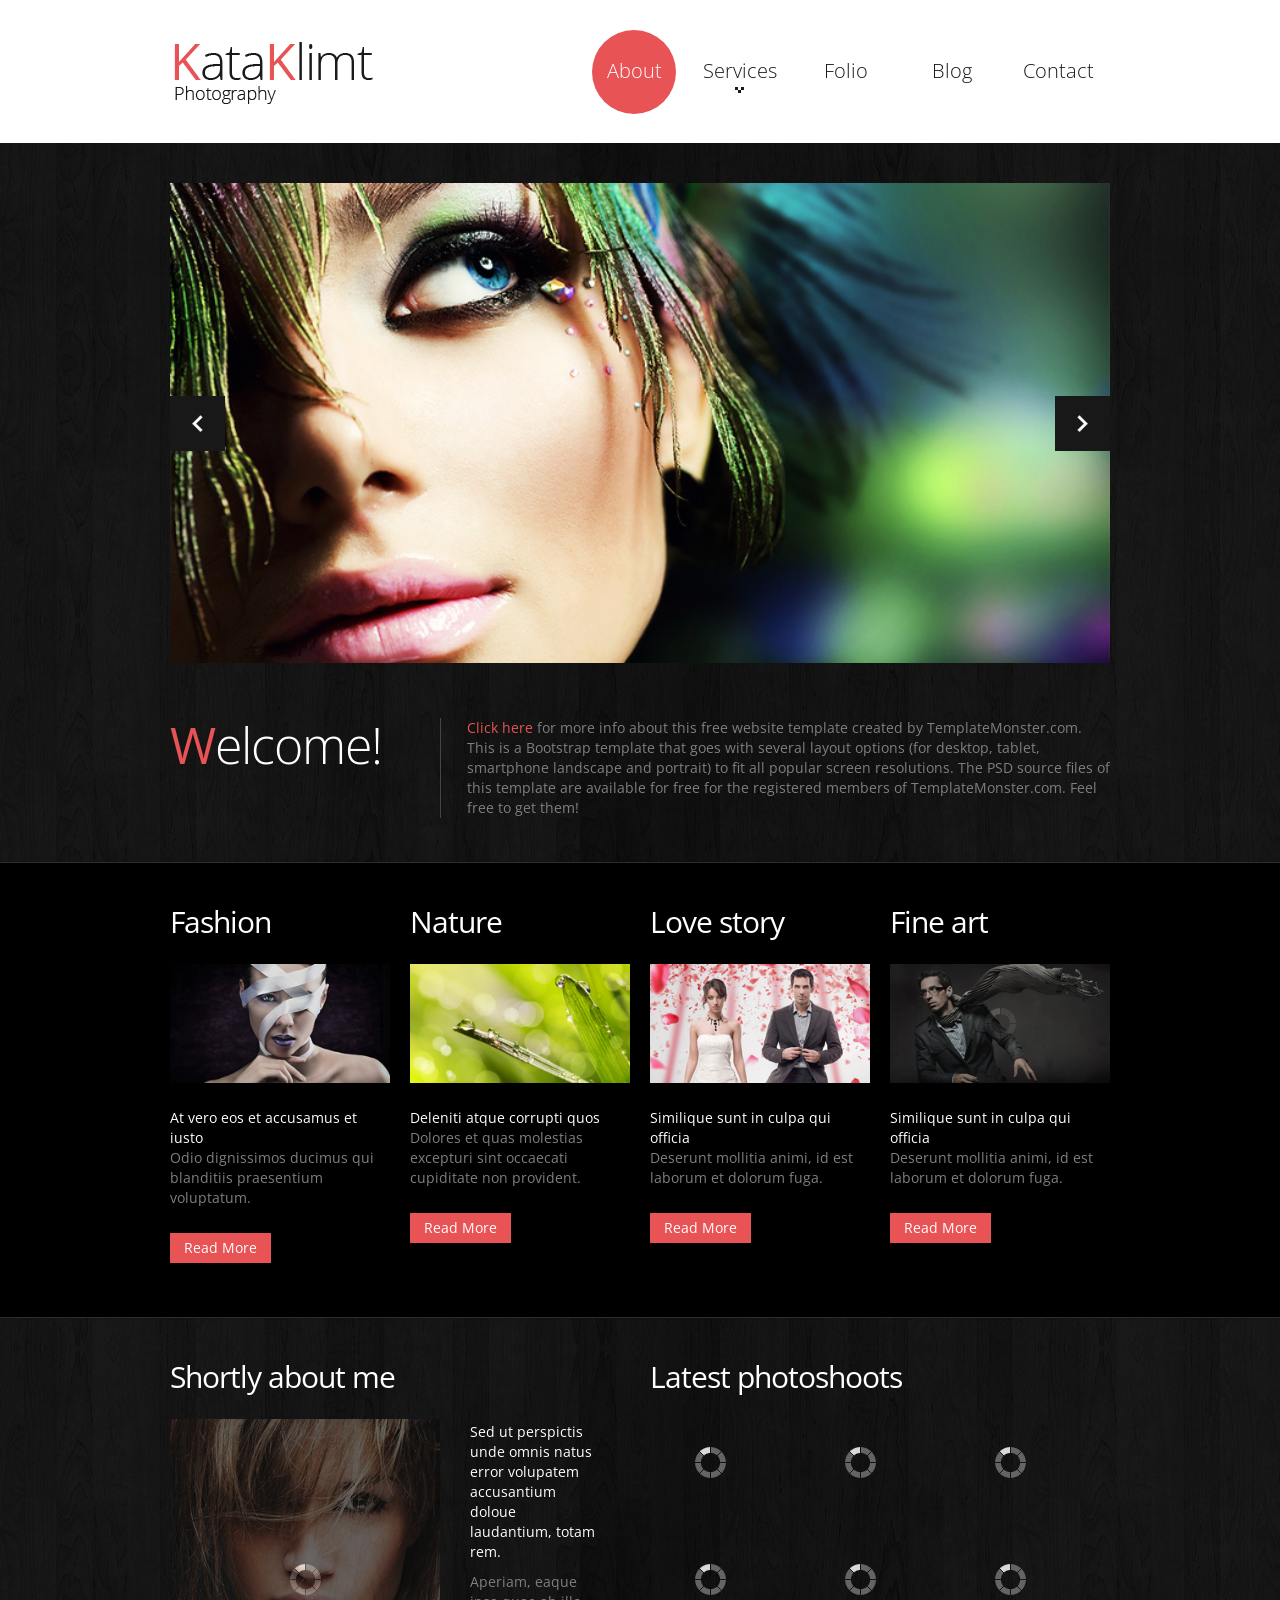
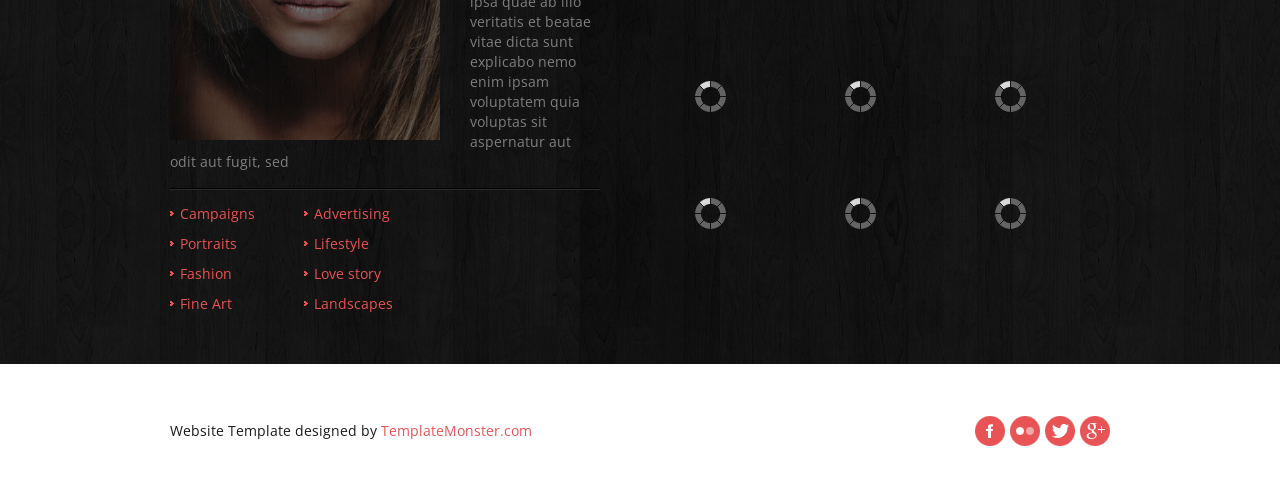
<file: public/kataklimt/index.html>
<!DOCTYPE html>
<html lang="en">
	<head>
	<title>About</title>
	<meta charset="utf-8">
	<link rel="icon" href="img/favicon.ico" type="image/x-icon">
	<link rel="shortcut icon" href="img/favicon.ico" type="image/x-icon" />
	<meta name="description" content="Your description">
	<meta name="keywords" content="Your keywords">
	<meta name="author" content="Your name">
	<link rel="stylesheet" href="css/bootstrap.css" type="text/css" media="screen">
	<link rel="stylesheet" href="css/responsive.css" type="text/css" media="screen">
	<link rel="stylesheet" href="css/style.css" type="text/css" media="screen">
	<link rel="stylesheet" href="css/touchTouch.css" type="text/css" media="screen">
	<link rel="stylesheet" href="css/kwicks-slider.css" type="text/css" media="screen">
	<link href='http://fonts.googleapis.com/css?family=Open+Sans:400,300' rel='stylesheet' type='text/css'>
	<script type="text/javascript" src="js/jquery.js"></script>
    <script type="text/javascript" src="js/superfish.js"></script>
	<script type="text/javascript" src="js/jquery.flexslider-min.js"></script>
	<script type="text/javascript" src="js/jquery.kwicks-1.5.1.js"></script>
	<script type="text/javascript" src="js/jquery.easing.1.3.js"></script>	  
	<script type="text/javascript" src="js/touchTouch.jquery.js"></script>
	<script type="text/javascript">if($(window).width()>1024){document.write("<"+"script src='js/jquery.preloader.js'></"+"script>");}	</script>

	<script>		
		 jQuery(window).load(function() {	
		 $x = $(window).width();		
	if($x > 1024)
	{			
	jQuery("#content .row").preloader();    }	
		 
     jQuery('.magnifier').touchTouch();			
    jQuery('.spinner').animate({'opacity':0},1000,'easeOutCubic',function (){jQuery(this).css('display','none')});	
  		  }); 
				
	</script>

	<!--[if lt IE 8]>
  		<div style='text-align:center'><a href="http://www.microsoft.com/windows/internet-explorer/default.aspx?ocid=ie6_countdown_bannercode"><img src="http://www.theie6countdown.com/img/upgrade.jpg"border="0"alt=""/></a></div>  
 	<![endif]-->
	<!--[if (gt IE 9)|!(IE)]><!-->
	<!--<![endif]-->
	<!--[if lt IE 9]>
    <script src="http://html5shim.googlecode.com/svn/trunk/html5.js"></script>
    <link rel="stylesheet" href="css/ie.css" type="text/css" media="screen">
    <link href='http://fonts.googleapis.com/css?family=Open+Sans:300' rel='stylesheet' type='text/css'>
    <link href='http://fonts.googleapis.com/css?family=Open+Sans:400' rel='stylesheet' type='text/css'>
  <![endif]-->
	</head>

	<body>
    <div class="spinner"></div> 
<!--============================== header =================================-->
<header>
      <div class="container clearfix">
    <div class="row">
          <div class="span12">
        <div class="navbar navbar_">
              <div class="container">
            <h1 class="brand brand_"><a href="index.html"><img alt="" src="img/logo.gif"> </a></h1>
            <a class="btn btn-navbar btn-navbar_" data-toggle="collapse" data-target=".nav-collapse_">Menu <span class="icon-bar"></span> </a>
            <div class="nav-collapse nav-collapse_  collapse">
                  <ul class="nav sf-menu">
                <li class="active"><a href="index.html">About</a></li>
                <li class="sub-menu"><a href="index-1.html">Services</a>
                      <ul>
                    <li><a href="#">Dolore </a></li>
                    <li><a href="#">Consecte</a></li>
                    <li><a href="#">Conseq</a></li>
                  </ul>
                    </li>
                <li><a href="index-2.html">Folio</a></li>
                <li><a href="index-3.html">Blog</a></li>
                <li><a href="index-4.html">Contact</a></li>
              </ul>
                </div>
          </div>
            </div>
      </div>
        </div>
  </div>
    </header>
<div class="bg-content">
      <div class="container">
    <div class="row">
          <div class="span12"> 
        <!--============================== slider =================================-->
        <div class="flexslider">
              <ul class="slides">
            <li> <img src="img/slide-1.jpg" alt="" > </li>
            <li> <img src="img/slide-2.jpg" alt="" > </li>
            <li> <img src="img/slide-3.jpg" alt="" > </li>
            <li> <img src="img/slide-4.jpg" alt="" > </li>
            <li> <img src="img/slide-5.jpg" alt="" > </li>
          </ul>
            </div>
        <span id="responsiveFlag"></span>
        <div class="block-slogan">
              <h2>Welcome!</h2>
              <div>
            <p><a href="http://blog.templatemonster.com/free-website-templates/ " target="_blank" class="link-1">Click here</a> for more info about this free website template created by TemplateMonster.com. This is a Bootstrap template that goes with several layout options (for desktop, tablet, smartphone landscape and portrait) to fit all popular screen resolutions. The PSD source files of this template are available for free for the registered members of TemplateMonster.com. Feel free to get them!</p>
          </div>
            </div>
      </div>
        </div>
  </div>
      
      <!--============================== content =================================-->
      
      <div id="content" class="content-extra"><div class="ic">More Website Templates @ TemplateMonster.com. November19, 2012!</div>
    <div class="row-1">
          <div class="container">
        <div class="row">
              <ul class="thumbnails thumbnails-1">
            <li class="span3">
                  <div class="thumbnail thumbnail-1">
                <h3>Fashion</h3>
                <img  src="img/page1-img1.jpg" alt="">
                <section> <strong>At vero eos et accusamus et iusto </strong>
                      <p>Odio dignissimos ducimus qui blanditiis praesentium voluptatum.</p>
                      <a href="#" class="btn btn-1">Read More</a> </section>
              </div>
                </li>
            <li class="span3">
                  <div class="thumbnail thumbnail-1">
                <h3>Nature</h3>
                <img  src="img/page1-img2.jpg" alt="">
                <section> <strong>Deleniti atque corrupti quos</strong>
                      <p>Dolores et quas molestias excepturi sint occaecati cupiditate non provident.</p>
                      <a href="#" class="btn btn-1">Read More</a> </section>
              </div>
                </li>
            <li class="span3">
                  <div class="thumbnail thumbnail-1">
                <h3>Love story</h3>
                <img  src="img/page1-img3.jpg" alt="">
                <section> <strong>Similique sunt in culpa qui officia </strong>
                      <p>Deserunt mollitia animi, id est laborum et dolorum fuga.</p>
                      <a href="#" class="btn btn-1">Read More</a> </section>
              </div>
                </li>
            <li class="span3">
                  <div class="thumbnail thumbnail-1">
                <h3 class="title-1 extra">Fine art</h3>
                <img  src="img/page1-img4.jpg" alt="">
                <section> <strong>Similique sunt in culpa qui officia</strong>
                      <p>Deserunt mollitia animi, id est laborum et dolorum fuga.</p>
                      <a href="#" class="btn btn-1">Read More</a> </section>
              </div>
                </li>
          </ul>
            </div>
      </div>
        </div>
    <div class="container">
          <div class="row">
        <article class="span6">
              <h3>Shortly about me</h3>
              <div class="wrapper">
            <figure class="img-indent"><img src="img/page1-img5.jpg " alt="" /></figure>
            <div class="inner-1 overflow extra">
                  <div class="txt-1">Sed ut perspictis unde omnis natus error volupatem accusantium doloue laudantium, totam rem.</div>
                  Aperiam, eaque ipsa quae ab illo  veritatis et beatae vitae dicta sunt explicabo nemo enim ipsam voluptatem quia voluptas sit aspernatur aut odit aut fugit, sed
                  <div class="border-horiz"></div>
                  <div class="overflow">
                <ul class="list list-pad">
                      <li><a href="#">Campaigns</a></li>
                      <li><a href="#">Portraits</a></li>
                      <li><a href="#">Fashion</a></li>
                      <li><a href="#">Fine Art</a></li>
                    </ul>
                <ul class="list">
                      <li><a href="#">Advertising</a></li>
                      <li><a href="#">Lifestyle</a></li>
                      <li><a href="#">Love story</a></li>
                      <li><a href="#">Landscapes</a></li>
                    </ul>
              </div>
                </div>
          </div>
            </article>
        <article class="span6">
              <h3>Latest photoshoots</h3>
              <ul class="list-photo">
            <li><a href="img/image-blank.png" class="magnifier" ><img src="img/page1-img6.jpg " alt="" /></a></li>
            <li><a href="img/image-blank.png" class="magnifier" ><img src="img/page1-img7.jpg " alt="" /></a></li>
            <li><a href="img/image-blank.png" class="magnifier" ><img src="img/page1-img8.jpg " alt="" /></a></li>
            <li class="last"><a href="img/image-blank.png" class="magnifier" ><img src="img/page1-img9.jpg " alt="" /></a></li>
            <li><a href="img/image-blank.png" class="magnifier" ><img src="img/page1-img10.jpg " alt="" /></a></li>
            <li><a href="img/image-blank.png" class="magnifier" ><img src="img/page1-img11.jpg " alt="" /></a></li>
            <li><a href="img/image-blank.png" class="magnifier" ><img src="img/page1-img12.jpg " alt="" /></a></li>
            <li class="last"><a href="img/image-blank.png" class="magnifier" ><img src="img/page1-img13.jpg " alt="" /></a></li>
            <li><a href="img/image-blank.png" class="magnifier" ><img src="img/page1-img14.jpg " alt="" /></a></li>
            <li><a href="img/image-blank.png" class="magnifier" ><img src="img/page1-img15.jpg " alt="" /></a></li>
            <li><a href="img/image-blank.png" class="magnifier" ><img src="img/page1-img16.jpg " alt="" /></a></li>
            <li class="last"><a href="img/image-blank.png" class="magnifier" ><img src="img/page1-img17.jpg " alt="" /></a></li>
          </ul>
            </article>
      </div>
        </div>
  </div>
    </div>

<!--============================== footer =================================-->
<footer>
      <div class="container clearfix">
    <ul class="list-social pull-right">
          <li><a class="icon-1" href="#"></a></li>
          <li><a class="icon-2" href="#"></a></li>
          <li><a class="icon-3" href="#"></a></li>
          <li><a class="icon-4" href="#"></a></li>
        </ul>
    <div class="privacy pull-left">Website Template designed by <a href="http://www.templatemonster.com/" target="_blank" rel="nofollow">TemplateMonster.com</a> </div>
  </div>
    </footer>
<script type="text/javascript" src="js/bootstrap.js"></script>
</body>
</html>
</file>
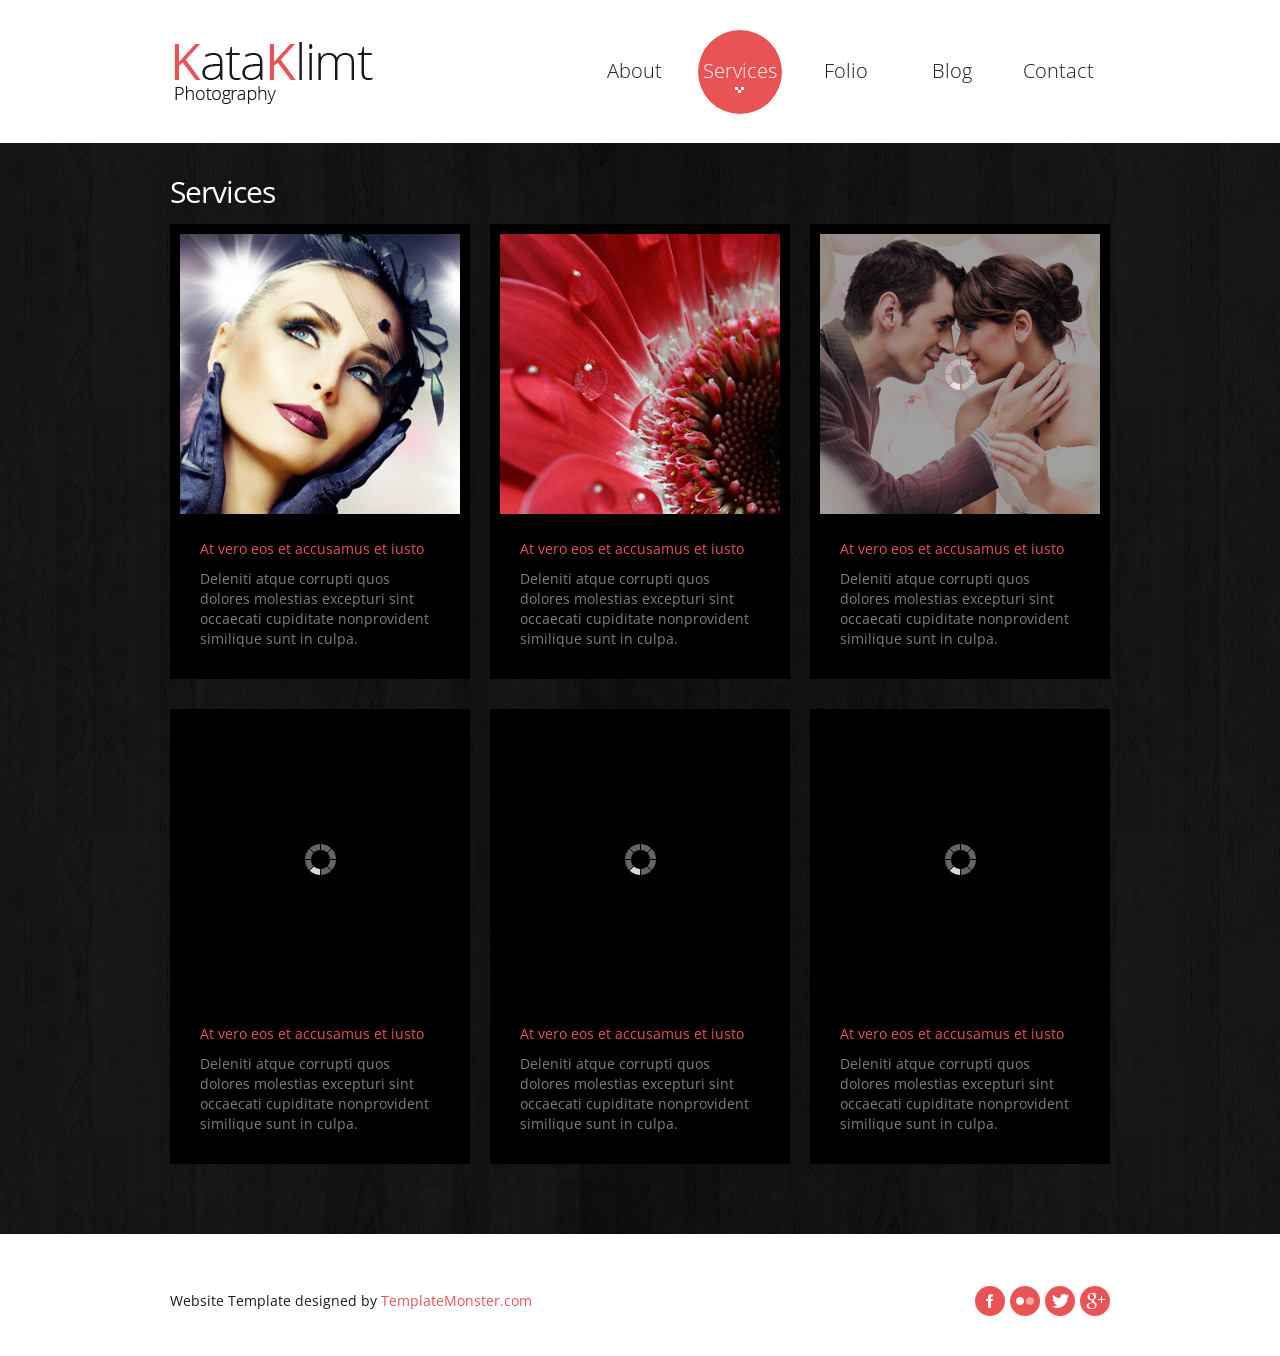
<file: public/kataklimt/index-1.html>
<!DOCTYPE html>
<html lang="en">
	<head>
	<title>Services</title>
	<meta charset="utf-8">
	<link rel="icon" href="img/favicon.ico" type="image/x-icon">
	<link rel="shortcut icon" href="img/favicon.ico" type="image/x-icon" />
	<meta name="description" content="Your description">
	<meta name="keywords" content="Your keywords">
	<meta name="author" content="Your name">
	<link rel="stylesheet" href="css/bootstrap.css" type="text/css" media="screen">
	<link rel="stylesheet" href="css/responsive.css" type="text/css" media="screen">
	<link rel="stylesheet" href="css/style.css" type="text/css" media="screen">
	<link href='http://fonts.googleapis.com/css?family=Open+Sans:400,300' rel='stylesheet' type='text/css'>
	<script type="text/javascript" src="js/jquery.js"></script>
	<script type="text/javascript" src="js/superfish.js"></script>
    <script type="text/javascript" src="js/jquery.easing.1.3.js"></script>
	<script type="text/javascript">if($(window).width()>1024){document.write("<"+"script src='js/jquery.preloader.js'></"+"script>");}	</script>
	<script>		
		 jQuery(window).load(function() {	
		 $x = $(window).width();		
	if($x > 1024)
	{			
	jQuery("#content .row").preloader();    }			 
		
		 jQuery('.spinner').animate({'opacity':0},1000,'easeOutCubic',function (){jQuery(this).css('display','none')});	
  		  }); 
					
	</script>

	<!--[if lt IE 8]>
  		<div style='text-align:center'><a href="http://www.microsoft.com/windows/internet-explorer/default.aspx?ocid=ie6_countdown_bannercode"><img src="http://www.theie6countdown.com/img/upgrade.jpg"border="0"alt=""/></a></div>  
 	<![endif]-->
	<!--[if (gt IE 9)|!(IE)]><!-->
	<!--<![endif]-->
	<!--[if lt IE 9]>
    <script src="http://html5shim.googlecode.com/svn/trunk/html5.js"></script>  
    <link rel="stylesheet" href="css/ie.css" type="text/css" media="screen">
    <link href='http://fonts.googleapis.com/css?family=Open+Sans:300' rel='stylesheet' type='text/css'>
    <link href='http://fonts.googleapis.com/css?family=Open+Sans:400' rel='stylesheet' type='text/css'>
  <![endif]-->
	</head>

	<body>
<div class="spinner"></div>
<!--============================== header =================================-->
<header>
      <div class="container clearfix">
    <div class="row">
          <div class="span12">
        <div class="navbar navbar_">
              <div class="container">
            <h1 class="brand brand_"><a href="index.html"><img alt="" src="img/logo.gif"> </a></h1>
            <a class="btn btn-navbar" data-toggle="collapse" data-target=".nav-collapse_">Menu <span class="icon-bar"></span> </a>
            <div class="nav-collapse nav-collapse_  collapse">
                  <ul class="nav sf-menu">
                <li><a href="index.html">About</a></li>
                <li class="sub-menu active"><a href="index-1.html">Services</a>
                      <ul>
                    <li><a href="#">Dolore </a></li>
                    <li><a href="#">Consecte</a></li>
                    <li><a href="#">Conseq</a></li>
                  </ul>
                    </li>
                <li><a href="index-2.html">Folio</a></li>
                <li><a href="index-3.html">Blog</a></li>
                <li><a href="index-4.html">Contact</a></li>
              </ul>
                </div>
          </div>
            </div>
      </div>
        </div>
  </div>
    </header>
<div class="bg-content"> 
      
      <!--============================== content =================================-->
      
      <div id="content"><div class="ic">More Website Templates @ TemplateMonster.com. November19, 2012!</div>
    <div class="container">
          <div class="row">
        <article class="span12">
              <h3>Services</h3>
            </article>
        <div class="clear"></div>
        <ul class="thumbnails thumbnails-1 list-services">
              <li class="span4">
            <div class="thumbnail thumbnail-1"> <img  src="img/page2-img1.jpg" alt="">
                  <section> <a href="#" class="link-1">At vero eos et accusamus et iusto </a>
                <p>Deleniti atque corrupti quos dolores molestias excepturi sint occaecati cupiditate nonprovident similique sunt in culpa.</p>
              </section>
                </div>
          </li>
              <li class="span4">
            <div class="thumbnail thumbnail-1"> <img  src="img/page2-img2.jpg" alt="">
                  <section> <a href="#" class="link-1">At vero eos et accusamus et iusto </a>
                <p>Deleniti atque corrupti quos dolores molestias excepturi sint occaecati cupiditate nonprovident similique sunt in culpa.</p>
              </section>
                </div>
          </li>
              <li class="span4">
            <div class="thumbnail thumbnail-1"> <img  src="img/page2-img3.jpg" alt="">
                  <section> <a href="#" class="link-1">At vero eos et accusamus et iusto </a>
                <p>Deleniti atque corrupti quos dolores molestias excepturi sint occaecati cupiditate nonprovident similique sunt in culpa.</p>
              </section>
                </div>
          </li>
              <li class="span4">
            <div class="thumbnail thumbnail-1"> <img  src="img/page2-img4.jpg" alt="">
                  <section> <a href="#" class="link-1">At vero eos et accusamus et iusto </a>
                <p>Deleniti atque corrupti quos dolores molestias excepturi sint occaecati cupiditate nonprovident similique sunt in culpa.</p>
              </section>
                </div>
          </li>
              <li class="span4">
            <div class="thumbnail thumbnail-1"> <img  src="img/page2-img5.jpg" alt="">
                  <section> <a href="#" class="link-1">At vero eos et accusamus et iusto </a>
                <p>Deleniti atque corrupti quos dolores molestias excepturi sint occaecati cupiditate nonprovident similique sunt in culpa.</p>
              </section>
                </div>
          </li>
              <li class="span4">
            <div class="thumbnail thumbnail-1"> <img  src="img/page2-img6.jpg" alt="">
                  <section> <a href="#" class="link-1">At vero eos et accusamus et iusto </a>
                <p>Deleniti atque corrupti quos dolores molestias excepturi sint occaecati cupiditate nonprovident similique sunt in culpa.</p>
              </section>
                </div>
          </li>
            </ul>
      </div>
        </div>
  </div>
    </div>

<!--============================== footer =================================-->
<footer>
      <div class="container clearfix">
    <ul class="list-social pull-right">
          <li><a class="icon-1" href="#"></a></li>
          <li><a class="icon-2" href="#"></a></li>
          <li><a class="icon-3" href="#"></a></li>
          <li><a class="icon-4" href="#"></a></li>
        </ul>
    <div class="privacy pull-left">Website Template designed by <a href="http://www.templatemonster.com/" target="_blank" rel="nofollow">TemplateMonster.com</a> </div>
  </div>
    </footer>
<script type="text/javascript" src="js/bootstrap.js"></script>
</body>
</html>
</file>
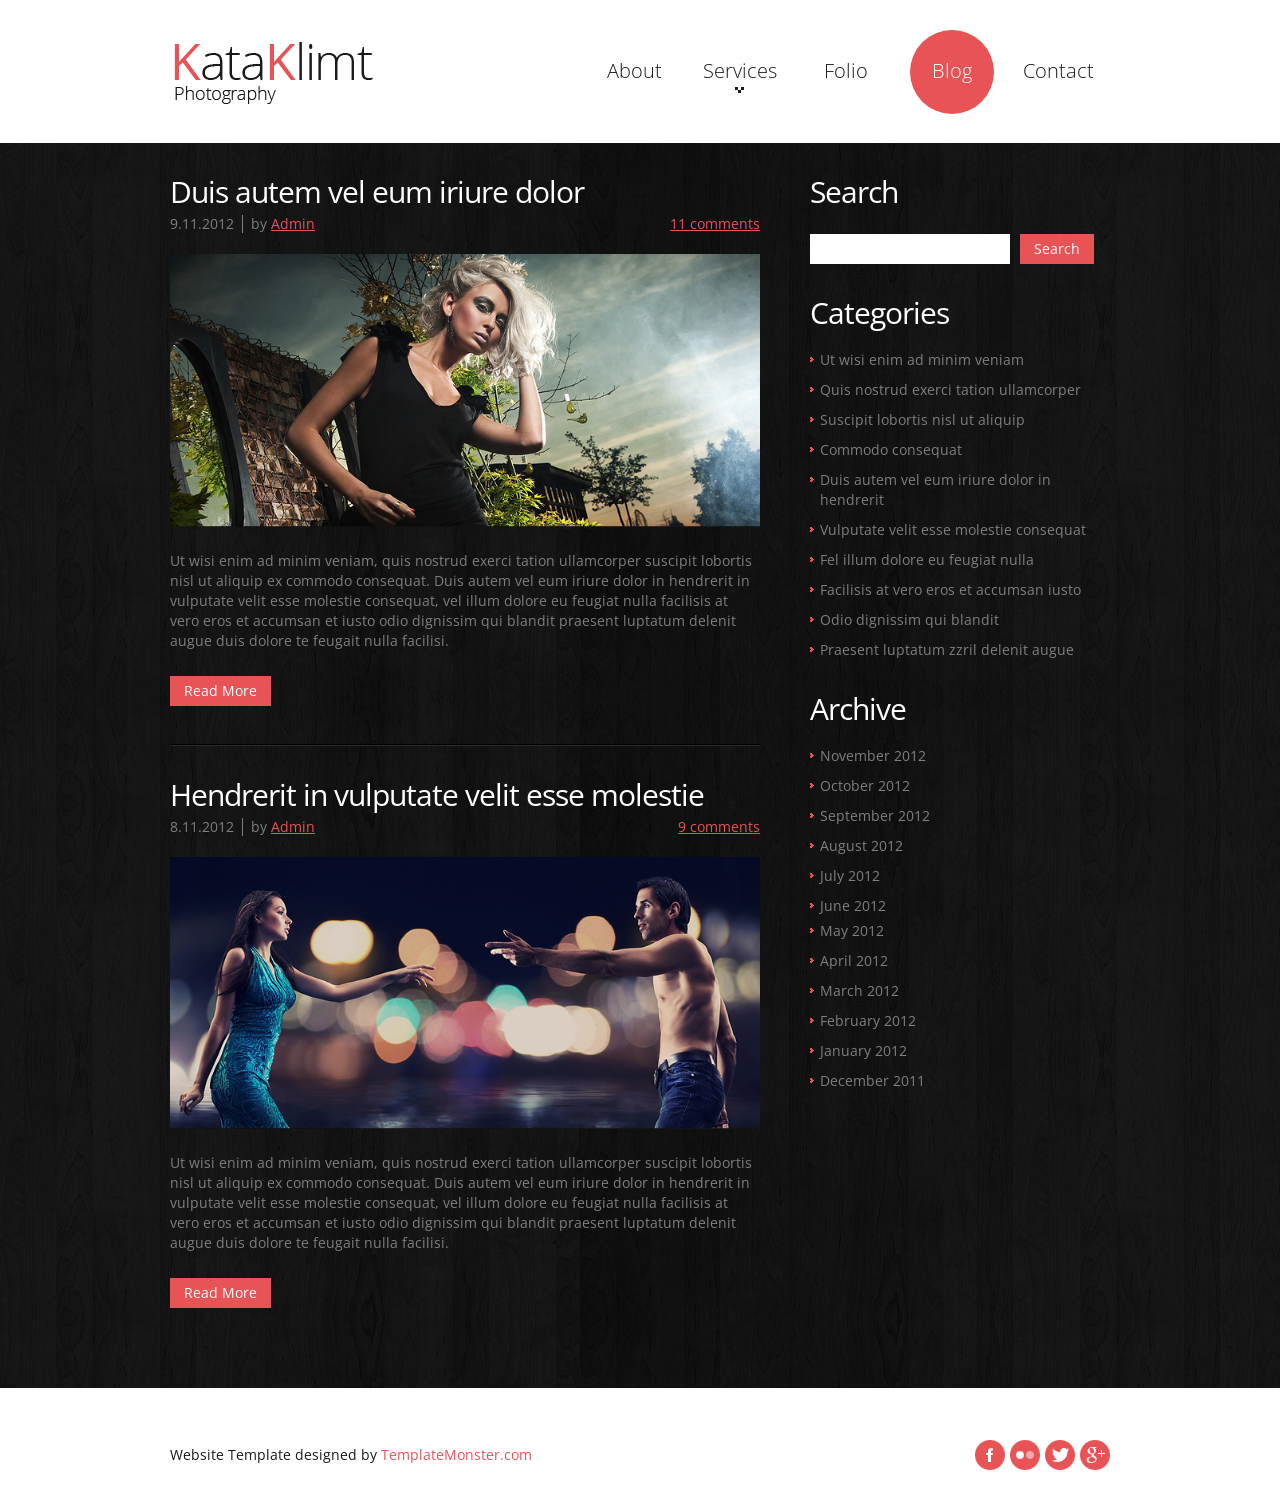
<file: public/kataklimt/index-3.html>
<!DOCTYPE html>
<html lang="en">
	<head>
	<title>Blog</title>
	<meta charset="utf-8">
	<link rel="icon" href="img/favicon.ico" type="image/x-icon">
	<link rel="shortcut icon" href="img/favicon.ico" type="image/x-icon" />
	<meta name="description" content="Your description">
	<meta name="keywords" content="Your keywords">
	<meta name="author" content="Your name">
	<link rel="stylesheet" href="css/bootstrap.css" type="text/css" media="screen">
	<link rel="stylesheet" href="css/responsive.css" type="text/css" media="screen">
	<link rel="stylesheet" href="css/style.css" type="text/css" media="screen">
	<link href='http://fonts.googleapis.com/css?family=Open+Sans:400,300' rel='stylesheet' type='text/css'>
	<script type="text/javascript" src="js/jquery.js"></script>
	<script type="text/javascript" src="js/superfish.js"></script>
	<script type="text/javascript" src="js/jquery.easing.1.3.js"></script>
	    
	<script type="text/javascript">if($(window).width()>1024){document.write("<"+"script src='js/jquery.preloader.js'></"+"script>");}	</script>
	<script>		
		 jQuery(window).load(function() {	
		 $x = $(window).width();		
	if($x > 1024)
	{			
	jQuery("#content .row").preloader();}	
	
	jQuery(".list-blog li:last-child").addClass("last"); 
	jQuery(".list li:last-child").addClass("last"); 

	
    jQuery('.spinner').animate({'opacity':0},1000,'easeOutCubic',function (){jQuery(this).css('display','none')});	
  		  }); 
					
	</script>

	<!--[if lt IE 8]>
  		<div style='text-align:center'><a href="http://www.microsoft.com/windows/internet-explorer/default.aspx?ocid=ie6_countdown_bannercode"><img src="http://www.theie6countdown.com/img/upgrade.jpg"border="0"alt=""/></a></div>  
 	<![endif]-->
	<!--[if (gt IE 9)|!(IE)]><!-->
	<!--<![endif]-->
	<!--[if lt IE 9]>
    <script src="http://html5shim.googlecode.com/svn/trunk/html5.js"></script>    
    <link rel="stylesheet" href="css/ie.css" type="text/css" media="screen">
    <link href='http://fonts.googleapis.com/css?family=Open+Sans:300' rel='stylesheet' type='text/css'>
    <link href='http://fonts.googleapis.com/css?family=Open+Sans:400' rel='stylesheet' type='text/css'>
  <![endif]-->
	</head>

	<body>
<div class="spinner"></div>
<!--============================== header =================================-->
<header>
      <div class="container clearfix">
    <div class="row">
          <div class="span12">
        <div class="navbar navbar_">
              <div class="container">
            <h1 class="brand brand_"><a href="index.html"><img alt="" src="img/logo.gif"> </a></h1>
            <a class="btn btn-navbar" data-toggle="collapse" data-target=".nav-collapse_">Menu <span class="icon-bar"></span> </a>
            <div class="nav-collapse nav-collapse_  collapse">
                  <ul class="nav sf-menu">
                <li><a href="index.html">About</a></li>
                <li class="sub-menu"><a href="index-1.html">Services</a>
                   <ul>
                    <li><a href="#">Dolore </a></li>
                    <li><a href="#">Consecte</a></li>
                    <li><a href="#">Conseq</a></li>
                  </ul>
               </li>
                <li><a href="index-2.html">Folio</a></li>
                <li class="active"><a href="index-3.html">Blog</a></li>
                <li><a href="index-4.html">Contact</a></li>
              </ul>
                </div>
          </div>
            </div>
      </div>
        </div>
  </div>
    </header>
<div class="bg-content">       
  <!--============================== content =================================-->      
   <div id="content"><div class="ic">More Website Templates @ TemplateMonster.com. November19, 2012!</div>
    <div class="container">
          <div class="row">
        <article class="span8">
         <div class="inner-1">         
          <ul class="list-blog">
            <li>  
            <h3>Duis autem vel eum iriure dolor</h3>     
            <time datetime="2012-11-09" class="date-1">9.11.2012</time>
            <div class="name-author">by <a href="#">Admin</a></div>
            <a href="#" class="comments">11 comments</a> 
            <div class="clear"></div>            
              <img alt="" src="img/page4-img1.jpg">                               
              <p>Ut wisi enim ad minim veniam, quis nostrud exerci tation ullamcorper suscipit lobortis nisl ut aliquip ex commodo consequat. Duis autem vel eum iriure dolor in hendrerit in vulputate velit esse molestie consequat, vel illum dolore eu feugiat nulla facilisis at vero eros et accumsan et iusto odio dignissim qui blandit praesent luptatum delenit augue duis dolore te feugait nulla facilisi.</p>
              <a href="#" class="btn btn-1">Read More</a>          
            </li>  
                        
            <li>  
            <h3>Hendrerit in vulputate velit esse molestie</h3>     
            <time datetime="2012-11-08" class="date-1">8.11.2012</time>
            <div class="name-author">by <a href="#">Admin</a></div>
            <a href="#" class="comments">9 comments</a> 
            <div class="clear"></div>            
              <img alt="" src="img/page4-img2.jpg">                               
              <p>Ut wisi enim ad minim veniam, quis nostrud exerci tation ullamcorper suscipit lobortis nisl ut aliquip ex commodo consequat. Duis autem vel eum iriure dolor in hendrerit in vulputate velit esse molestie consequat, vel illum dolore eu feugiat nulla facilisis at vero eros et accumsan et iusto odio dignissim qui blandit praesent luptatum delenit augue duis dolore te feugait nulla facilisi.</p>
              <a href="#" class="btn btn-1">Read More</a>          
            </li> 
                                 
          </ul>
          </div>  
        </article>
        <article class="span4">
          <h3 class="extra">Search</h3>
          <form id="search" action="search.php" method="GET" accept-charset="utf-8" >
            <div class="clearfix">
              <input type="text" name="s" onBlur="if(this.value=='') this.value=''" onFocus="if(this.value =='' ) this.value=''" >
              <a href="#" onClick="document.getElementById('search').submit()" class="btn btn-1">Search</a> </div>
          </form>
          <h3>Categories</h3>
          <ul class="list extra extra1">           
            <li><a href="#">Ut wisi enim ad minim veniam</a></li>
            <li><a href="#">Quis nostrud exerci tation ullamcorper</a></li>
            <li><a href="#">Suscipit lobortis nisl ut aliquip</a></li>
            <li><a href="#">Commodo consequat</a></li>
            <li><a href="#">Duis autem vel eum iriure dolor in hendrerit</a></li>
            <li><a href="#">Vulputate velit esse molestie consequat</a></li>
            <li><a href="#">Fel illum dolore eu feugiat nulla</a></li>
            <li><a href="#">Facilisis at vero eros et accumsan iusto</a></li>
            <li><a href="#">Odio dignissim qui blandit</a></li>
            <li><a href="#">Praesent luptatum zzril delenit augue</a></li>                      
      </ul>
          <h3>Archive</h3>
         <div class="wrapper">
          <ul class="list extra2 list-pad ">
            <li><a href="#">November 2012</a></li>
            <li><a href="#">October 2012</a></li>
            <li><a href="#">September 2012</a></li>
            <li><a href="#">August 2012</a></li>
            <li><a href="#">July 2012</a></li>
            <li><a href="#">June 2012</a></li>
          </ul>
            <ul class="list extra2">
            <li><a href="#">May 2012</a></li>
            <li><a href="#">April 2012</a></li>
            <li><a href="#">March 2012</a></li>
            <li><a href="#">February 2012</a></li>
            <li><a href="#">January 2012</a></li>
            <li><a href="#">December 2011</a></li>
          </ul>
          
          </div>
        </article>
      </div>
     </div>
  </div>
 </div>

<!--============================== footer =================================-->
<footer>
      <div class="container clearfix">
       <ul class="list-social pull-right">
          <li><a class="icon-1" href="#"></a></li>
          <li><a class="icon-2" href="#"></a></li>
          <li><a class="icon-3" href="#"></a></li>
          <li><a class="icon-4" href="#"></a></li>
        </ul>
    <div class="privacy pull-left">Website Template designed by <a href="http://www.templatemonster.com/" target="_blank" rel="nofollow">TemplateMonster.com</a> </div>
  </div>
    </footer>
<script type="text/javascript" src="js/bootstrap.js"></script>
</body>
</html>
</file>
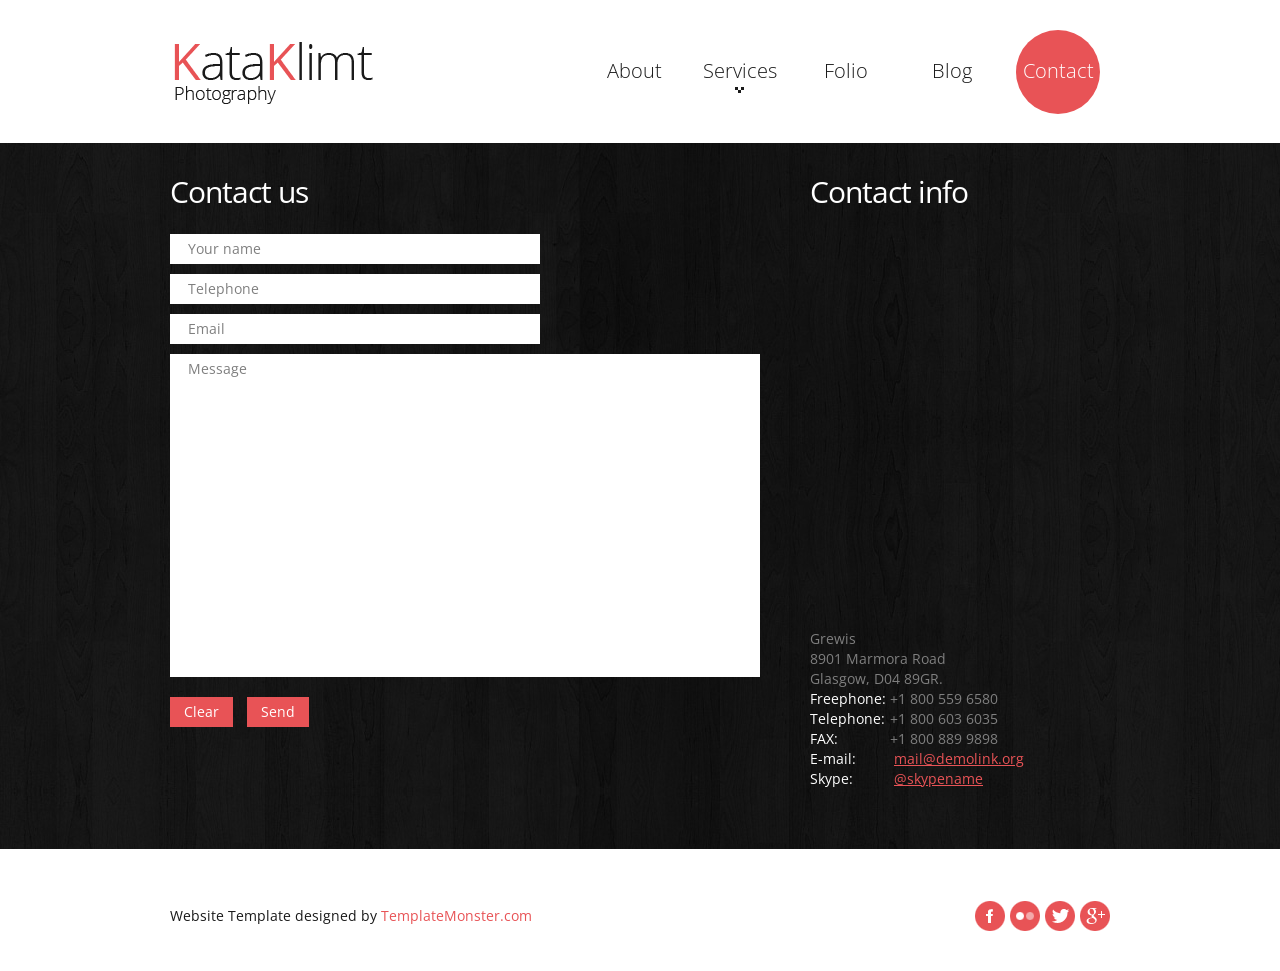
<file: public/kataklimt/index-4.html>
<!DOCTYPE html>
<html lang="en">
	<head>
	<title>Contact</title>
	<meta charset="utf-8">
	<link rel="icon" href="img/favicon.ico" type="image/x-icon">
	<link rel="shortcut icon" href="img/favicon.ico" type="image/x-icon" />
	<meta name="description" content="Your description">
	<meta name="keywords" content="Your keywords">
	<meta name="author" content="Your name">
	<link rel="stylesheet" href="css/bootstrap.css" type="text/css" media="screen">
	<link rel="stylesheet" href="css/responsive.css" type="text/css" media="screen">
	<link rel="stylesheet" href="css/style.css" type="text/css" media="screen">
	<link href='http://fonts.googleapis.com/css?family=Open+Sans:400,300' rel='stylesheet' type='text/css'>
	<script type="text/javascript" src="js/jquery.js"></script>
	<script type="text/javascript" src="js/superfish.js"></script>
	<script type="text/javascript" src="js/jquery.easing.1.3.js"></script>
	<script src="js/forms.js"></script>
	<script>		
   jQuery(window).load(function() {	
    jQuery('.spinner').animate({'opacity':0},1000,'easeOutCubic',function (){jQuery(this).css('display','none')});	
   }); 
					
	</script>

	<!--[if lt IE 8]>
  		<div style='text-align:center'><a href="http://www.microsoft.com/windows/internet-explorer/default.aspx?ocid=ie6_countdown_bannercode"><img src="http://www.theie6countdown.com/img/upgrade.jpg"border="0"alt=""/></a></div>  
 	<![endif]-->
	<!--[if (gt IE 9)|!(IE)]><!-->
	<!--<![endif]-->
	<!--[if lt IE 9]>
    <script src="http://html5shim.googlecode.com/svn/trunk/html5.js"></script>    
    <link rel="stylesheet" href="css/ie.css" type="text/css" media="screen">
    <link href='http://fonts.googleapis.com/css?family=Open+Sans:300' rel='stylesheet' type='text/css'>
    <link href='http://fonts.googleapis.com/css?family=Open+Sans:400' rel='stylesheet' type='text/css'>
  <![endif]-->
	</head>

	<body>
<div class="spinner"></div>
<!--============================== header =================================-->
<header>
      <div class="container clearfix">
    <div class="row">
          <div class="span12">
        <div class="navbar navbar_">
              <div class="container">
            <h1 class="brand brand_"><a href="index.html"><img alt="" src="img/logo.gif"> </a></h1>
            <a class="btn btn-navbar" data-toggle="collapse" data-target=".nav-collapse_">Menu <span class="icon-bar"></span> </a>
            <div class="nav-collapse nav-collapse_  collapse">
                  <ul class="nav sf-menu">
                <li><a href="index.html">About</a></li>
                <li class="sub-menu"><a href="index-1.html">Services</a>
                      <ul>
                    <li><a href="#">Dolore </a></li>
                    <li><a href="#">Consecte</a></li>
                    <li><a href="#">Conseq</a></li>
                  </ul>
                    </li>
                <li><a href="index-2.html">Folio</a></li>
                <li><a href="index-3.html">Blog</a></li>
                <li class="active"><a href="index-4.html">Contact</a></li>
              </ul>
                </div>
          </div>
            </div>
      </div>
        </div>
  </div>
    </header>
<div class="bg-content"> 
      <!--============================== content =================================-->
      <div id="content"><div class="ic">More Website Templates @ TemplateMonster.com. November19, 2012!</div>
    <div class="container">
          <div class="row">
        <article class="span8">
              <h3>Contact us</h3>
              <div class="inner-1">
            <form id="contact-form">
                  <div class="success"> Contact form submitted! <strong>We will be in touch soon.</strong> </div>
                  <fieldset>
                <div>
                    <label class="name">
                    <input type="text" value="Your name">
                  <br>
                    <span class="error">*This is not a valid name.</span> <span class="empty">*This field is required.</span> </label>
                    </div>
                  <div>
                    <label class="phone">
                    <input type="tel" value="Telephone">
                    <br>
                    <span class="error">*This is not a valid phone number.</span> <span class="empty">*This field is required.</span> </label>
                    </div>
                <div>
                    <label class="email">
                    <input type="email" value="Email">
                    <br>
                    <span class="error">*This is not a valid email address.</span> <span class="empty">*This field is required.</span> </label>
                    </div>
                <div>
                    <label class="message">
                    <textarea>Message</textarea>
                    <br>
                    <span class="error">*The message is too short.</span> <span class="empty">*This field is required.</span> </label>
                    </div>
                <div class="buttons-wrapper"> <a class="btn btn-1" data-type="reset">Clear</a> <a class="btn btn-1" data-type="submit">Send</a></div>
              </fieldset>
                </form>
          </div>
            </article>
        <article class="span4">
              <h3>Contact info</h3>
              <div class="map">
            <iframe src="http://maps.google.com/maps?f=q&amp;source=s_q&amp;hl=en&amp;geocode=&amp;q=Brooklyn,+New+York,+NY,+United+States&amp;aq=0&amp;sll=37.0625,-95.677068&amp;sspn=61.282355,146.513672&amp;ie=UTF8&amp;hq=&amp;hnear=Brooklyn,+Kings,+New+York&amp;ll=40.649974,-73.950005&amp;spn=0.01628,0.025663&amp;z=14&amp;iwloc=A&amp;output=embed"> </iframe>
          </div>
              <address class="address-1">
          <strong>Grewis<br>
              8901 Marmora Road<br>
              Glasgow, D04 89GR.</strong>
          <div class="overflow"> <span>Freephone:</span>+1 800 559 6580<br>
                <span>Telephone:</span>+1 800 603 6035<br>
                <span>FAX:</span>+1 800 889 9898 <br>
                <span>E-mail:</span> <a href="#" class="mail-1">mail@demolink.org</a><br>
                <span>Skype:</span> <a href="#" class="mail-1">@skypename</a></div>
          </address>
            </article>
      </div>
        </div>
  </div>
    </div>

<!--============================== footer =================================-->
<footer>
      <div class="container clearfix">
    <ul class="list-social pull-right">
          <li><a class="icon-1" href="#"></a></li>
          <li><a class="icon-2" href="#"></a></li>
          <li><a class="icon-3" href="#"></a></li>
          <li><a class="icon-4" href="#"></a></li>
        </ul>
    <div class="privacy pull-left">Website Template designed by <a href="http://www.templatemonster.com/" target="_blank" rel="nofollow">TemplateMonster.com</a> </div>
  </div>
    </footer>
<script type="text/javascript" src="js/bootstrap.js"></script>
</body>
</html>
</file>
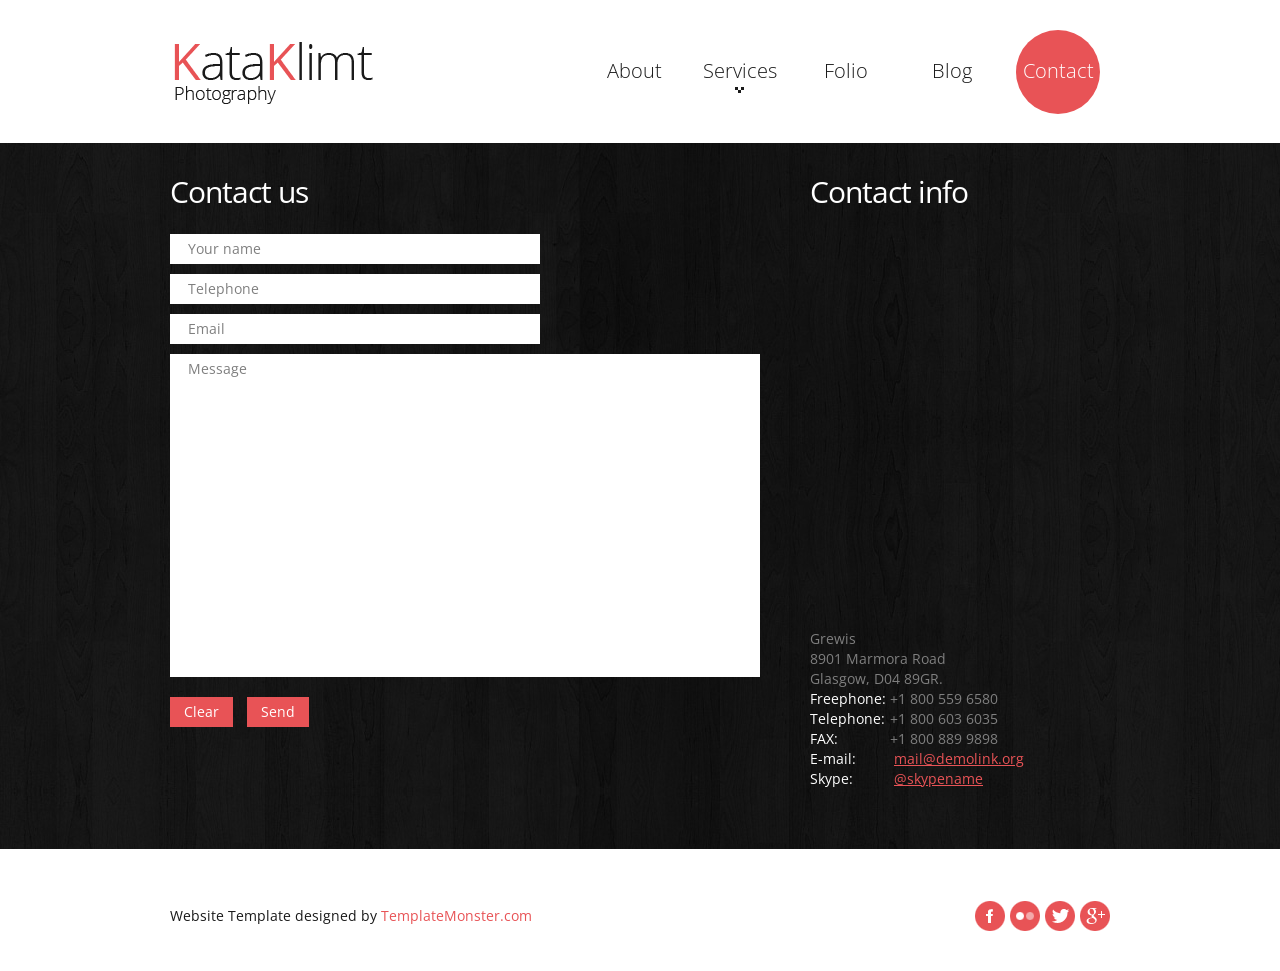
<file: public/kataklimt/index-5.html>
<!DOCTYPE html>
<html lang="en">
	<head>
	<title>Contact</title>
	<meta charset="utf-8">
	<link rel="icon" href="img/favicon.ico" type="image/x-icon">
	<link rel="shortcut icon" href="img/favicon.ico" type="image/x-icon" />
	<meta name="description" content="Your description">
	<meta name="keywords" content="Your keywords">
	<meta name="author" content="Your name">
	<link rel="stylesheet" href="css/bootstrap.css" type="text/css" media="screen">
	<link rel="stylesheet" href="css/responsive.css" type="text/css" media="screen">
	<link rel="stylesheet" href="css/style.css" type="text/css" media="screen">
	<link href='http://fonts.googleapis.com/css?family=Open+Sans:400,300' rel='stylesheet' type='text/css'>
	<script type="text/javascript" src="js/jquery.js"></script>
	<script type="text/javascript" src="js/superfish.js"></script>
	<script type="text/javascript" src="js/jquery.easing.1.3.js"></script>	
	<script src="js/forms.js"></script>
	<script>		
   jQuery(window).load(function() {	
    jQuery('.spinner').animate({'opacity':0},1000,'easeOutCubic',function (){jQuery(this).css('display','none')});	
   });			
	</script>

	<!--[if lt IE 8]>
  		<div style='text-align:center'><a href="http://www.microsoft.com/windows/internet-explorer/default.aspx?ocid=ie6_countdown_bannercode"><img src="http://www.theie6countdown.com/img/upgrade.jpg"border="0"alt=""/></a></div>  
 	<![endif]-->
	<!--[if (gt IE 9)|!(IE)]><!-->
	<!--<![endif]-->
	<!--[if lt IE 9]>
    <script src="http://html5shim.googlecode.com/svn/trunk/html5.js"></script> 
    <link rel="stylesheet" href="css/ie.css" type="text/css" media="screen">
    <link href='http://fonts.googleapis.com/css?family=Open+Sans:300' rel='stylesheet' type='text/css'>
    <link href='http://fonts.googleapis.com/css?family=Open+Sans:400' rel='stylesheet' type='text/css'>
  <![endif]-->
	</head>

	<body>
<div class="spinner"></div>
<!--============================== header =================================-->
<header>
      <div class="container clearfix">
    <div class="row">
          <div class="span12">
        <div class="navbar navbar_">
              <div class="container">
            <h1 class="brand brand_"><a href="index.html"><img alt="" src="img/logo.gif"> </a></h1>
            <a class="btn btn-navbar" data-toggle="collapse" data-target=".nav-collapse_">Menu <span class="icon-bar"></span> </a>
            <div class="nav-collapse nav-collapse_  collapse">
                  <ul class="nav sf-menu">
                <li><a href="index.html">About</a></li>
                <li class="sub-menu"><a href="index-1.html">Services</a>
                      <ul>
                    <li><a href="#">Dolore </a></li>
                    <li><a href="#">Consecte</a></li>
                    <li><a href="#">Conseq</a></li>
                  </ul>
                    </li>
                <li><a href="index-2.html">Folio</a></li>
                <li><a href="index-3.html">Blog</a></li>
                <li class="active"><a href="index-4.html">Contact</a></li>
              </ul>
                </div>
          </div>
            </div>
      </div>
        </div>
  </div>
    </header>
<div class="bg-content"> 
      <!--============================== content =================================-->
      <div id="content"><div class="ic">More Website Templates @ TemplateMonster.com. November19, 2012!</div>
    <div class="container">
          <div class="row">
        <article class="span8">
              <h3>Contact us</h3>
              <div class="inner-1">
            <form id="contact-form">
                  <div class="success"> Contact form submitted! <strong>We will be in touch soon.</strong> </div>
                  <fieldset>
                <div>
                    <label class="name">
                    <input type="text" value="Your name">
                    <br>
                    <span class="error">*This is not a valid name.</span> <span class="empty">*This field is required.</span> </label>
                    </div>
                <div>
                    <label class="phone">
                    <input type="tel" value="Telephone">
                    <br>
                    <span class="error">*This is not a valid phone number.</span> <span class="empty">*This field is required.</span> </label>
                    </div>
                <div>
                    <label class="email">
                    <input type="email" value="Email">
                    <br>
                    <span class="error">*This is not a valid email address.</span> <span class="empty">*This field is required.</span> </label>
                    </div>
                <div>
                    <label class="message">
                    <textarea>Message</textarea>
                    <br>
                    <span class="error">*The message is too short.</span> <span class="empty">*This field is required.</span> </label>
                    </div>
                <div class="buttons-wrapper"> <a class="btn btn-1" data-type="reset">Clear</a> <a class="btn btn-1" data-type="submit">Send</a></div>
              </fieldset>
                </form>
          </div>
            </article>
        <article class="span4">
              <h3>Contact info</h3>
              <div class="map">
            <iframe src="http://maps.google.com/maps?f=q&amp;source=s_q&amp;hl=en&amp;geocode=&amp;q=Brooklyn,+New+York,+NY,+United+States&amp;aq=0&amp;sll=37.0625,-95.677068&amp;sspn=61.282355,146.513672&amp;ie=UTF8&amp;hq=&amp;hnear=Brooklyn,+Kings,+New+York&amp;ll=40.649974,-73.950005&amp;spn=0.01628,0.025663&amp;z=14&amp;iwloc=A&amp;output=embed"> </iframe>
          </div>
              <address class="address-1">
          <strong>Grewis<br>
              8901 Marmora Road<br>
              Glasgow, D04 89GR.</strong>
          <div class="overflow"> <span>Freephone:</span>+1 800 559 6580<br>
                <span>Telephone:</span>+1 800 603 6035<br>
                <span>FAX:</span>+1 800 889 9898 <br>
                <span>E-mail:</span> <a href="#" class="mail-1">mail@demolink.org</a><br>
                <span>Skype:</span> <a href="#" class="mail-1">@skypename</a></div>
          </address>
            </article>
      </div>
        </div>
  </div>
    </div>

<!--============================== footer =================================-->
<footer>
      <div class="container clearfix">
    <ul class="list-social pull-right">
          <li><a class="icon-1" href="#"></a></li>
          <li><a class="icon-2" href="#"></a></li>
          <li><a class="icon-3" href="#"></a></li>
          <li><a class="icon-4" href="#"></a></li>
        </ul>
    <div class="privacy pull-left">Website Template designed by <a href="http://www.templatemonster.com/" target="_blank" rel="nofollow">TemplateMonster.com</a> </div>
  </div>
    </footer>
<script type="text/javascript" src="js/bootstrap.js"></script>
</body>
</html>
</file>
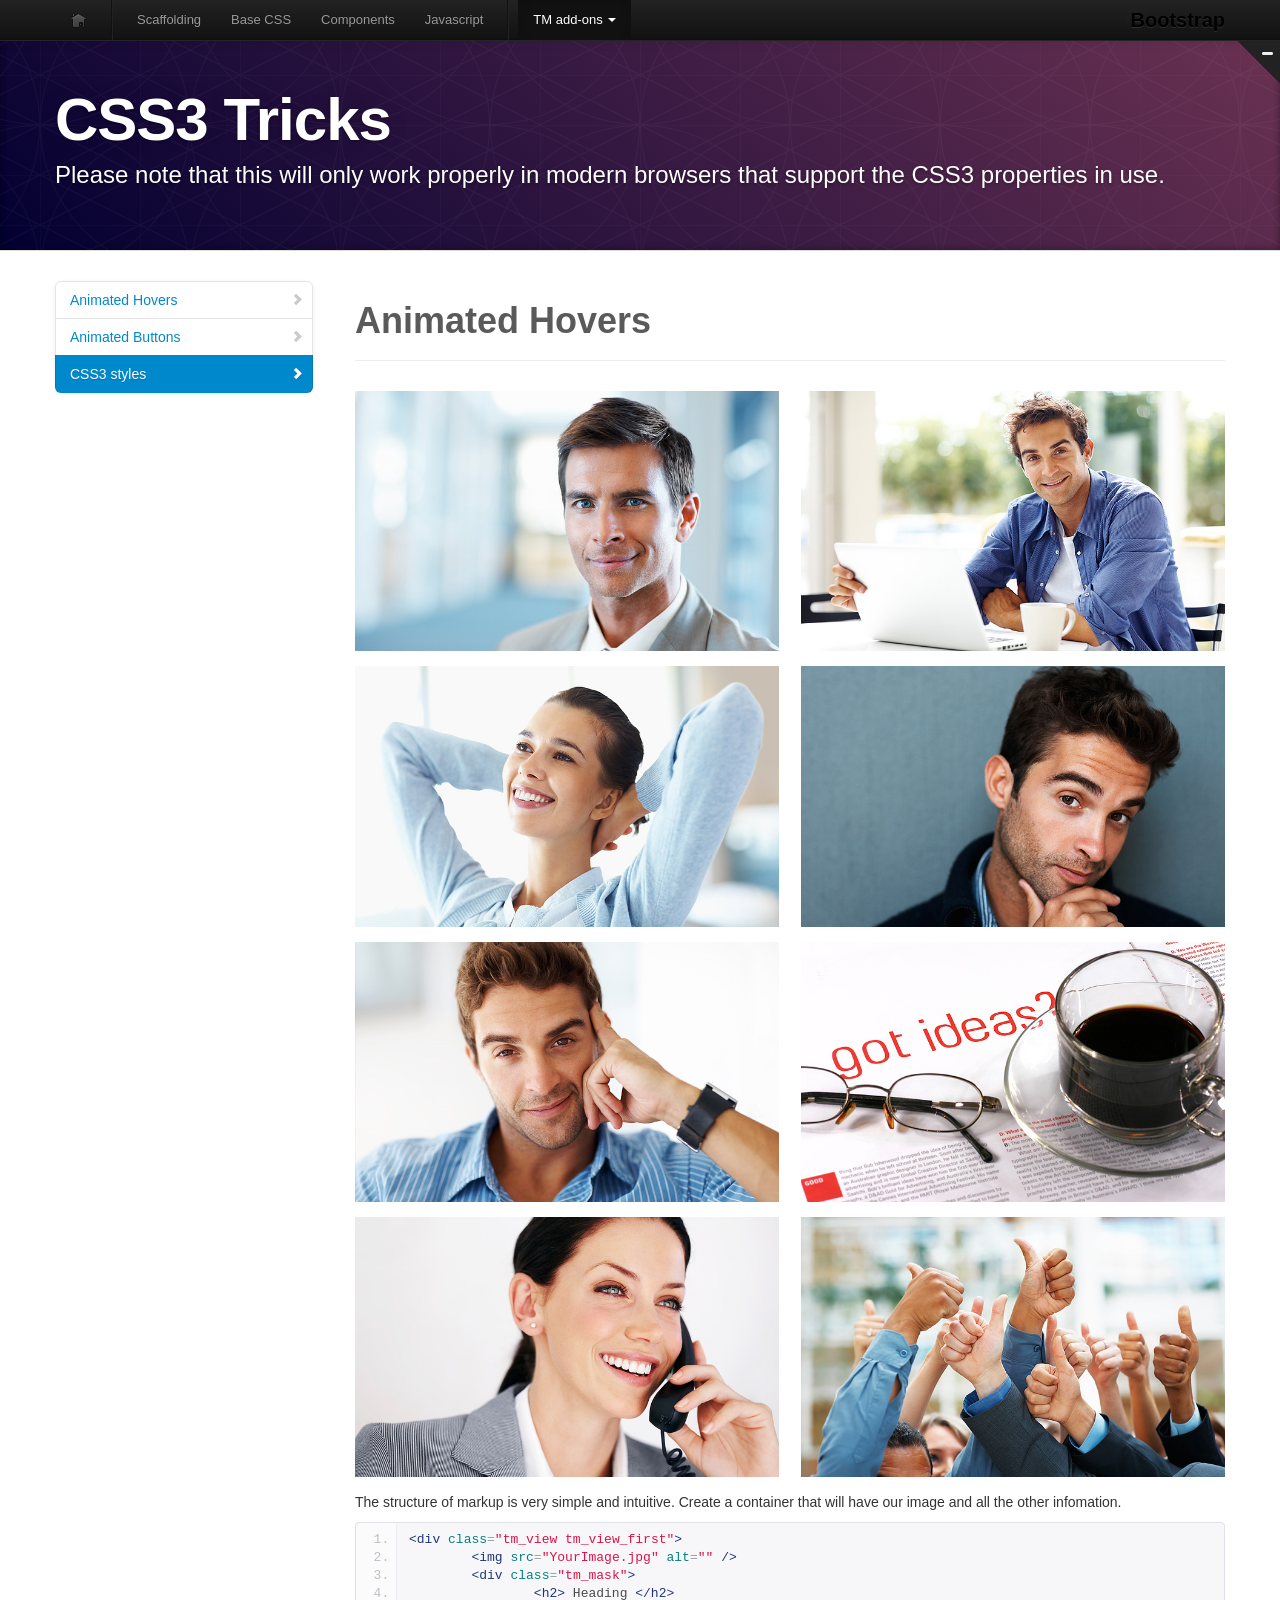
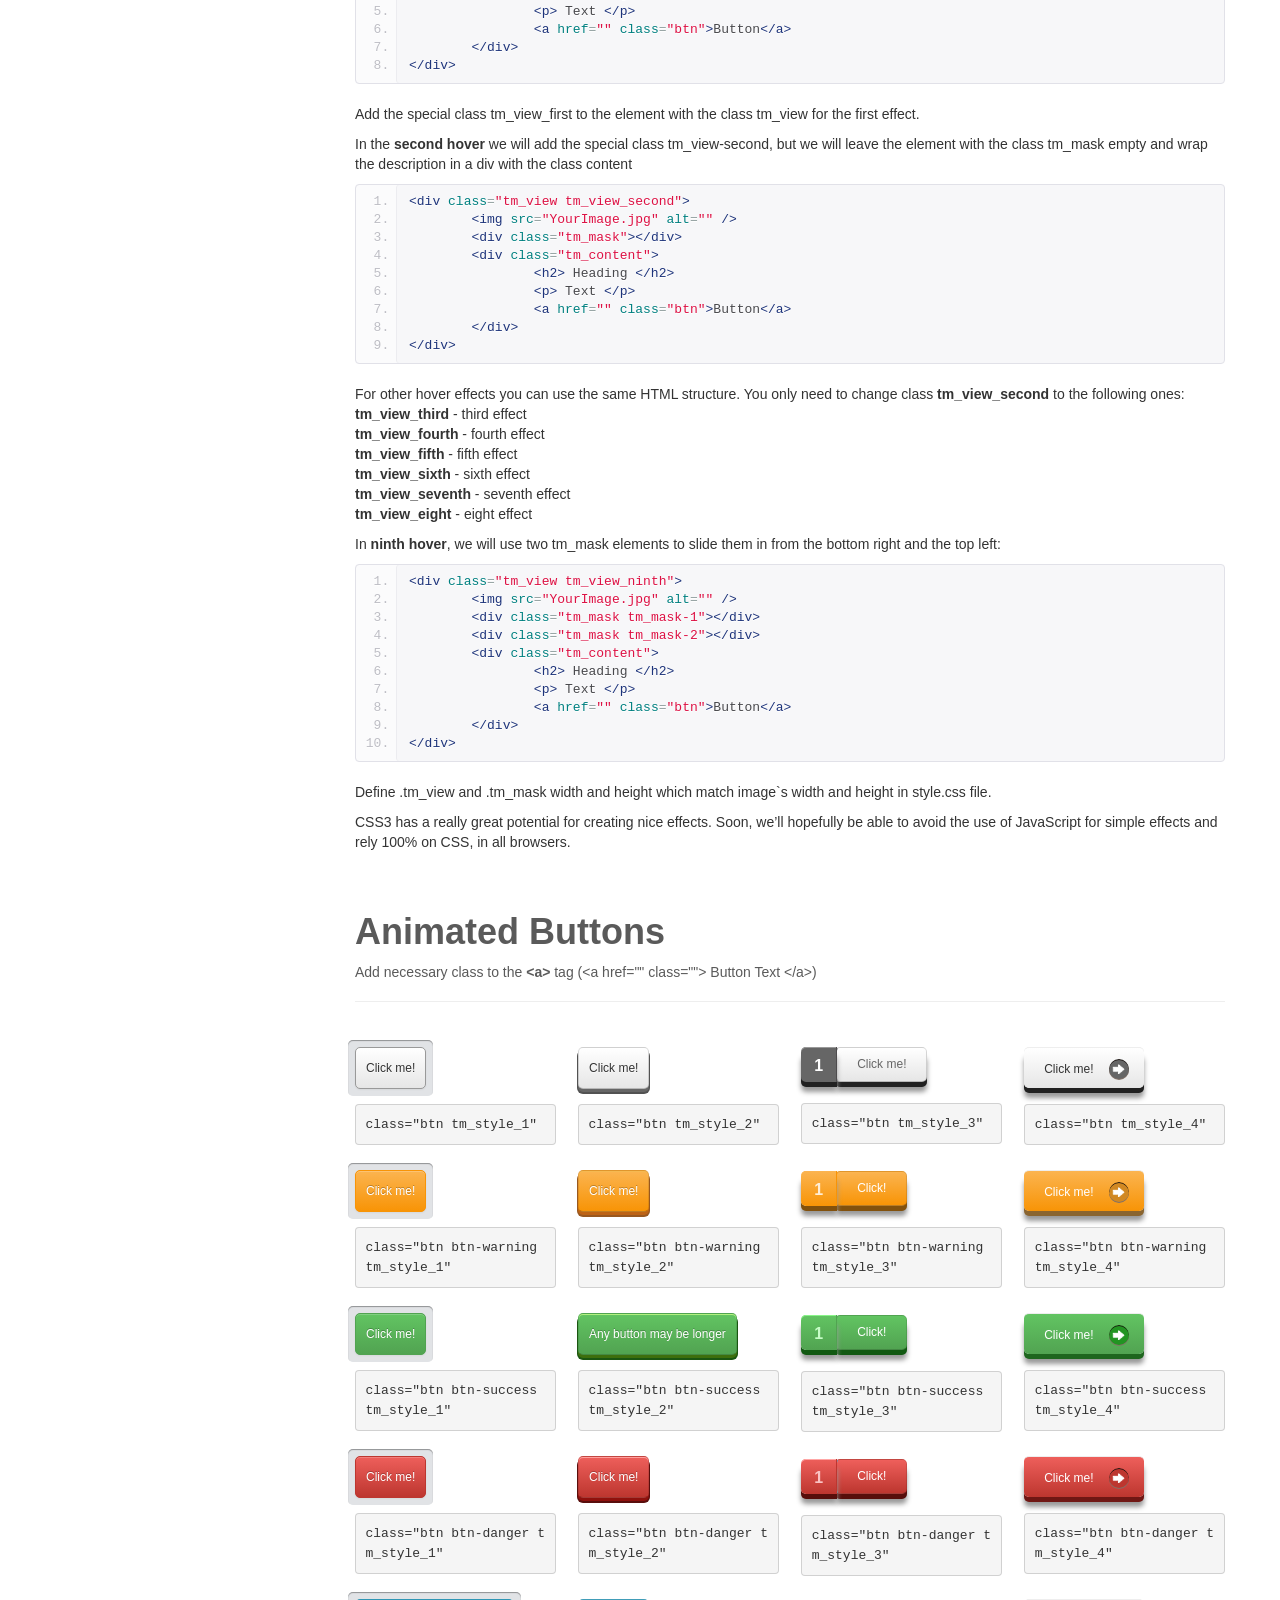
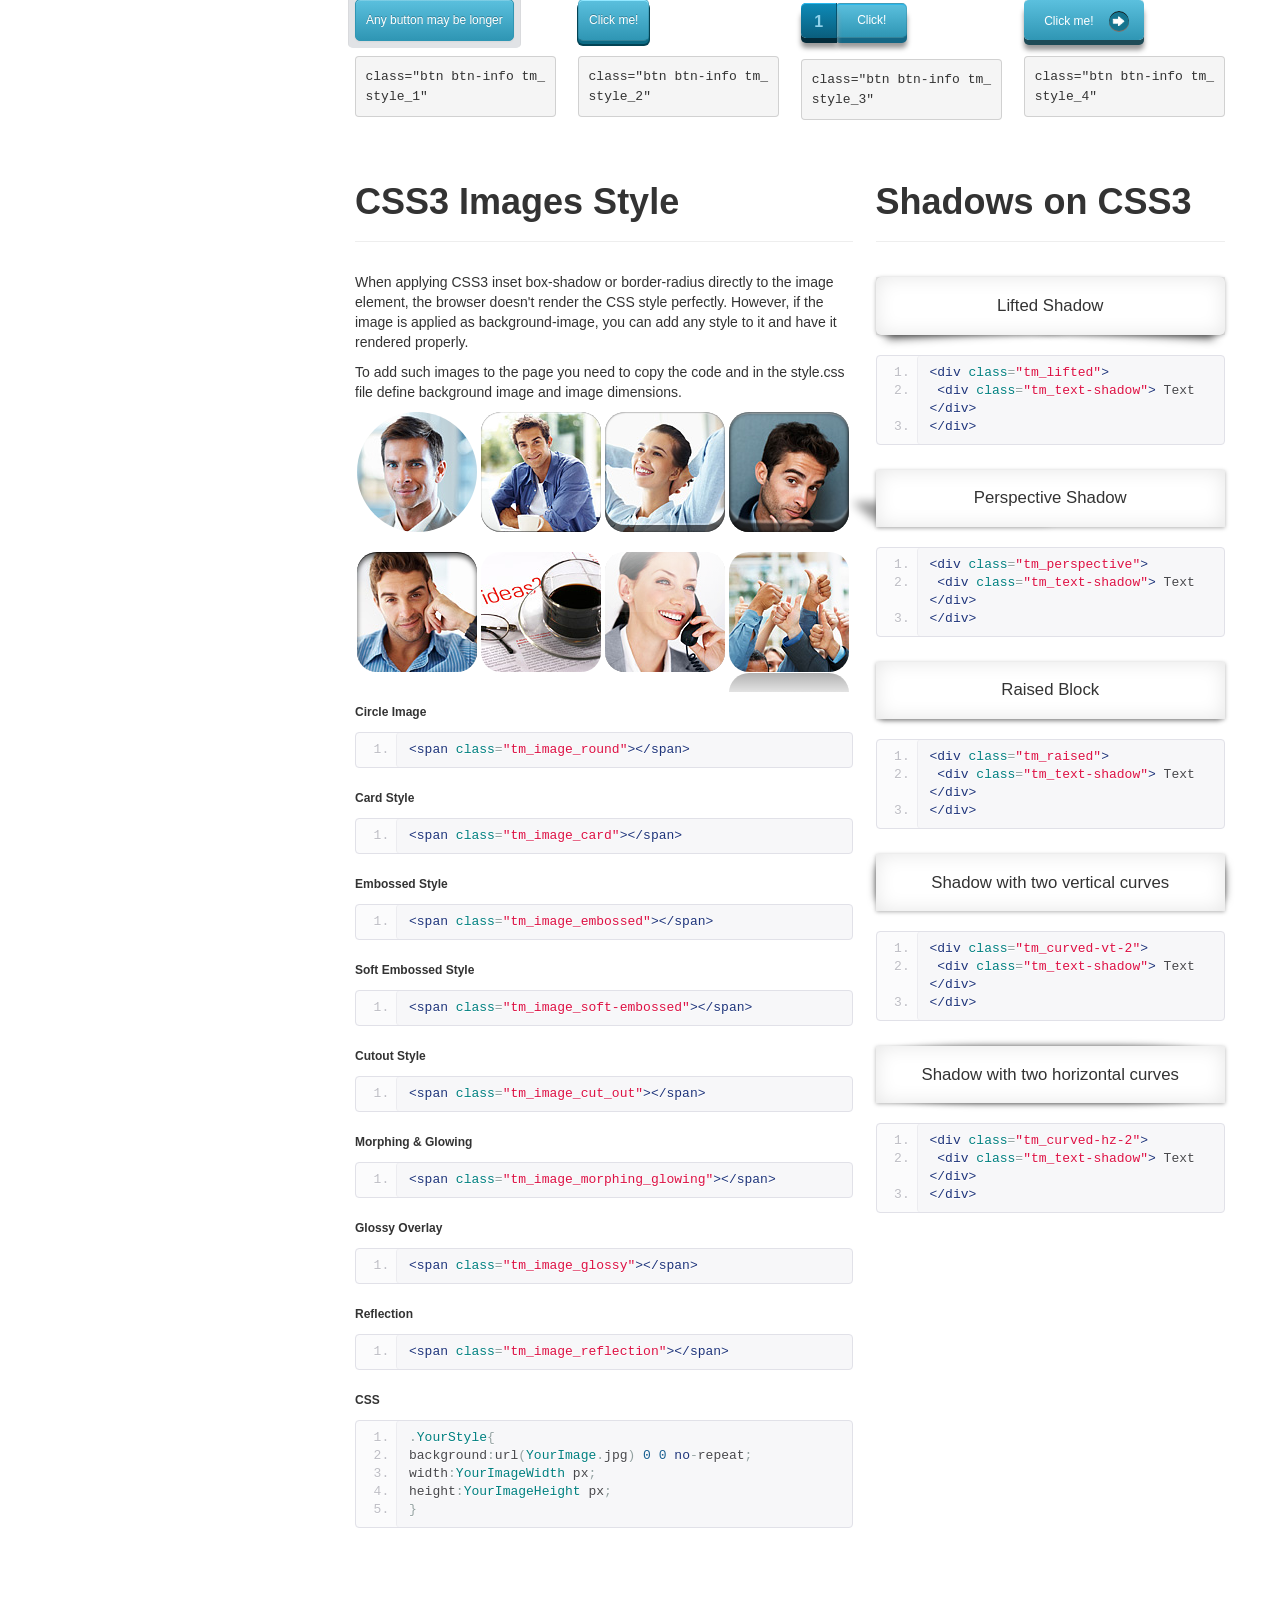
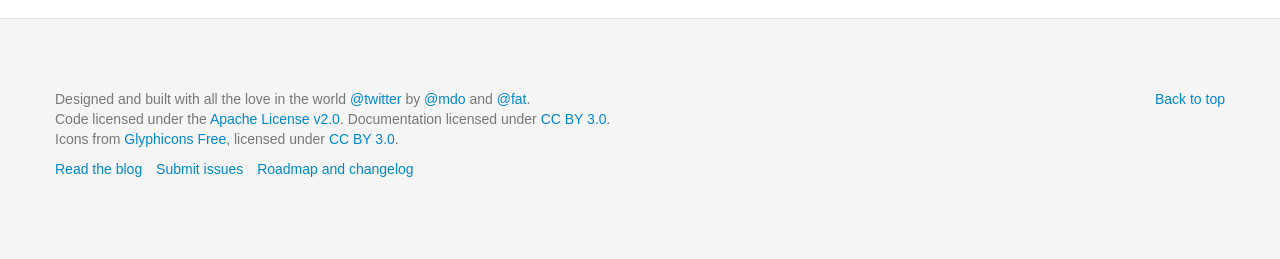
<file: public/kataklimt/assets/css3.html>
<!DOCTYPE html>
<html lang="en">
<head>
  	<meta charset="utf-8">
  	<title>CSS3 Tricks</title>
    <meta name="viewport" content="width=device-width, initial-scale=1.0">
    <meta name="description" content="">
    <meta name="author" content="">
    <meta name="description" content="">

 <!-- styles -->
    <link href="css/bootstrap.css" rel="stylesheet">
    <link href="css/bootstrap-responsive.css" rel="stylesheet">
    <link href="css/docs.css" rel="stylesheet">
    <link href="css/prettify.css" rel="stylesheet">
    <link href="css/tm_docs.css" rel="stylesheet">

    <!-- Le HTML5 shim, for IE6-8 support of HTML5 elements -->
    <!--[if lt IE 9]>
    <link href="css/ie.css" rel="stylesheet">
      <script src="http://html5shim.googlecode.com/svn/trunk/html5.js"></script>
    <![endif]-->

</head>

  <body data-spy="scroll" data-target=".bs-docs-sidebar">


<!-- Navbar
    ================================================== -->
    <div class="navbar navbar-inverse navbar-fixed-top" id="advanced">
      <span class="trigger"><strong></strong><em></em></span>
      <div class="navbar-inner">
        <div class="container">
          <button type="button" class="btn btn-navbar" data-toggle="collapse" data-target=".nav-collapse">
            <span class="icon-bar"></span>
            <span class="icon-bar"></span>
            <span class="icon-bar"></span>
          </button>
          <a class="brand" href="scaffolding.html">Bootstrap</a>
          <div class="nav-collapse collapse">
            <ul class="nav">
              <li class="home">
                <a href="../index.html"><img src="img/tm/tm_home.png" alt=""></a>
              </li>
              <li class="divider-vertical"></li>
              <li >
                <a href="scaffolding.html">Scaffolding</a>
              </li>
              <li class="">
                <a href="base-css.html">Base CSS</a>
              </li>
              <li class="">
                <a href="components.html">Components</a>
              </li>
              <li class="">
                <a href="javascript.html">Javascript</a>
              </li>
              <li class="divider-vertical"></li>
              <li class="dropdown active">
                <a href="#" class="dropdown-toggle" data-toggle="dropdown">TM add-ons <b class="caret"></b></a>
                <ul class="dropdown-menu">
                  <li><a href="../404.html">Pages</a>
                    <ul>  
                      <li><a href="under_construction.html">Under Construction</a></li>
                      <li><a href="intro.html">Intro Page</a></li>
                      <li class=""><a href="../404.html">404 page</a></li>
                    </ul>
                  </li>
                  <li><a href="portfolio.html">Portfolio</a></li>
                  <li><a href="slider.html">Slider</a></li>
                  <li><a href="social_media.html">Social and Media<br> Sharing</a></li>
                  <li class="active"><a href="css3.html">CSS3 Tricks</a></li>
                </ul>
              </li>
            </ul>
          </div>
        </div>
      </div>
    </div>

<!-- Subhead
================================================== -->
<header class="jumbotron subhead" id="overview">
  <div class="container">
	<h1>CSS3 Tricks</h1>
	<p class="lead">Please note that this will only work properly in modern browsers that support the CSS3 properties in use.</p>
  </div>
</header>

  <div class="container">

<!-- Docs nav
    ================================================== -->
    <div class="row">
      <div class="span3 bs-docs-sidebar">
        <ul class="nav nav-list bs-docs-sidenav">
	      <li><a href="#hovers"><i class="icon-chevron-right"></i> Animated Hovers</a></li>
	      <li><a href="#btn"><i class="icon-chevron-right"></i> Animated Buttons</a></li>
	      <li><a href="#styles"><i class="icon-chevron-right"></i> CSS3 styles</a></li>
        </ul>
      </div>
      <div class="span9">

<!--==============================section=================================-->
	<section id="hovers">
				<div class="page-header">
				    <h1>Animated Hovers</h1>
				</div>
<!--  Hovers Begin -->
		<div class="row-fluid tm_views">
			<div class="span6">
				<div class="tm_view tm_view_first">
					 <img src="img/stock_images/700x430_1.jpg" alt="" />
					 <div class="tm_mask">
						<h2>First Hover</h2>
						<p>Lorem ipsum dolor sit amet, consectetuer adipiscing elit. Mauris fermentum dictum magna. Sed laoreet aliquam leo.</p>
						<a href="" class="btn">Button</a>
					 </div>
				</div>
			</div>
			<div class="span6">
				<div class="tm_view tm_view_second">
					 <img src="img/stock_images/700x430_2.jpg" alt="" />
					<div class="tm_mask"></div>
					<div class="tm_content">
						<h2>Second Hover</h2>
						<p>Lorem ipsum dolor sit amet, consectetuer adipiscing elit. Mauris fermentum dictum magna. Sed laoreet aliquam leo.</p>
						<a href="" class="btn">Button</a>
					</div>
				</div>
			</div>
		</div>
		<div class="row-fluid tm_views">
			<div class="span6">
				<div class="tm_view tm_view_third">
					 <img src="img/stock_images/700x430_3.jpg" alt="" />
					<div class="tm_mask"></div>
					<div class="tm_content">
						<h2>Third Hover</h2>
						<p>Lorem ipsum dolor sit amet, consectetuer adipiscing elit. Mauris fermentum dictum magna. Sed laoreet aliquam leo.</p>
						<a href="" class="btn">Button</a>
					</div>
				</div>
			</div>
			<div class="span6">
				<div class="tm_view tm_view_fourth">
					 <img src="img/stock_images/700x430_4.jpg" alt="" />
					 <div class="tm_mask">
						<h2>Fourth Hover</h2>
						<p>Lorem ipsum dolor sit amet, consectetuer adipiscing elit. Mauris fermentum dictum magna. Sed laoreet aliquam leo.</p>
						<a href="" class="btn">Button</a>
					 </div>
				</div>
			</div>
		</div>
		<div class="row-fluid tm_views">
			<div class="span6">
				<div class="tm_view tm_view_fifth">
					 <img src="img/stock_images/700x430_5.jpg" alt="" />
					<div class="tm_mask">
						<div class="tm_content">
						<h2>Fifth Hover</h2>
							<p>Lorem ipsum dolor sit amet, consectetuer adipiscing elit. Mauris fermentum dictum magna. Sed laoreet aliquam leo.</p>
							<a href="" class="btn">Button</a>
						</div>
					</div>
				</div>
			</div>
			<div class="span6">
				<div class="tm_view tm_view_sixth">
					 <img src="img/stock_images/700x430_6.jpg" alt="" />
					<div class="tm_mask"></div>
					<div class="tm_content">
						<h2>Sixth Hover</h2>
						<p>Lorem ipsum dolor sit amet, consectetuer adipiscing elit. Mauris fermentum dictum magna. Sed laoreet aliquam leo.</p>
						<a href="" class="btn">Button</a>
					</div>
				</div>
			</div>
		</div>
		<div class="row-fluid tm_views">
			<div class="span6">
				<div class="tm_view tm_view_seventh">
					 <img src="img/stock_images/700x430_7.jpg" alt="" />
					 <div class="tm_mask">
						<h2>Seventh Hover</h2>
						<p>Lorem ipsum dolor sit amet, consectetuer adipiscing elit. Mauris fermentum dictum magna. Sed laoreet aliquam leo.</p>
						<a href="" class="btn">Button</a>
					 </div>
				</div>
			</div>
			<div class="span6">
				<div class="tm_view tm_view_eighth">
					 <img src="img/stock_images/700x430_8.jpg" alt="" />
					<div class="tm_mask">
						<div class="tm_content">
						<h2>Eighth Hover</h2>
							<p>Lorem ipsum dolor sit amet, consectetuer adipiscing elit. Mauris fermentum dictum magna. Sed laoreet aliquam leo.</p>
							<a href="" class="btn">Button</a>
						</div>
					</div>
				</div>
			</div>
		</div>
						<p>The structure of markup is very simple and intuitive. Create a container that will have our image and all the other infomation.</p>
<pre class="prettyprint linenums">&lt;div class="tm_view tm_view_first"&gt;
	&lt;img src="YourImage.jpg" alt="" /&gt;
	&lt;div class="tm_mask"&gt;
		&lt;h2&gt; Heading &lt;/h2&gt;
		&lt;p&gt; Text &lt;/p&gt;
		&lt;a href="" class="btn"&gt;Button&lt;/a&gt;
	&lt;/div&gt;
&lt;/div&gt;</pre>
<p class="descr_pad">Add the special class tm_view_first to the element with the class tm_view for the first effect.<br>
<p>In the <strong>second hover</strong> we will add the special class tm_view-second, but we will leave the element with the class tm_mask empty and wrap the description in a div with the class content</p>
<pre class="prettyprint linenums">&lt;div class="tm_view tm_view_second"&gt;
	&lt;img src="YourImage.jpg" alt="" /&gt;
	&lt;div class="tm_mask"&gt;&lt;/div&gt;
	&lt;div class="tm_content"&gt;
		&lt;h2&gt; Heading &lt;/h2&gt;
		&lt;p&gt; Text &lt;/p&gt;
		&lt;a href="" class="btn"&gt;Button&lt;/a&gt;
	&lt;/div&gt;
&lt;/div&gt;</pre>
<p class="descr_pad">For other hover effects you can use the same HTML structure. You only need to change class <strong>tm_view_second</strong> to the following ones:<br>
<strong>tm_view_third</strong> - third effect<br>
<strong>tm_view_fourth</strong> - fourth effect<br>
<strong>tm_view_fifth</strong> - fifth effect<br>
<strong>tm_view_sixth</strong> - sixth effect<br>
<strong>tm_view_seventh</strong> - seventh effect<br>
<strong>tm_view_eight</strong> - eight effect<br></p>
<p>In <strong>ninth hover</strong>, we will use two tm_mask elements to slide them in from the bottom right and the top left:</p>
<pre class="prettyprint linenums">&lt;div class="tm_view tm_view_ninth"&gt;
	&lt;img src="YourImage.jpg" alt="" /&gt;
	&lt;div class="tm_mask tm_mask-1"&gt;&lt;/div&gt;
	&lt;div class="tm_mask tm_mask-2"&gt;&lt;/div&gt;
	&lt;div class="tm_content"&gt;
		&lt;h2&gt; Heading &lt;/h2&gt;
		&lt;p&gt; Text &lt;/p&gt;
		&lt;a href="" class="btn"&gt;Button&lt;/a&gt;
	&lt;/div&gt;
&lt;/div&gt;</pre>
<p>Define .tm_view and .tm_mask width and height which match image`s width and height in style.css file.</p>
<p>CSS3 has a really great potential for creating nice effects. Soon, we’ll hopefully be able to avoid the use of JavaScript for simple effects and rely 100% on CSS, in all browsers.</p>
</section>
<!--  Hovers End -->
<section id="btn">
<!--  Buttons Begin -->
		<div class="page-header">
		    <h1>Animated Buttons</h1>
			<p>Add necessary class to the <strong>&lt;a&gt; </strong>tag (&lt;a href="" class=""&gt; Button Text &lt;/a&gt;)</p>
		</div>
		<div class="row-fluid">
			<div class="span3">
				<div class="tm_buttons_pad"><a href="" class="btn tm_style_1 notClicked">Click me!</a><pre>class="btn tm_style_1"</pre></div>
				<div class="tm_buttons_pad"><a href="" class="btn btn-warning tm_style_1 notClicked">Click me!</a><pre>class="btn btn-warning tm_style_1"</pre></div>
				<div class="tm_buttons_pad"><a href="" class="btn btn-success tm_style_1 notClicked">Click me!</a><pre>class="btn btn-success tm_style_1"</pre></div>
				<div class="tm_buttons_pad"><a href="" class="btn btn-danger tm_style_1 notClicked">Click me!</a><pre>class="btn btn-danger tm_style_1"</pre></div>
				<div class="tm_buttons_pad"><a href="" class="btn btn-info tm_style_1 notClicked">Any button may be longer</a><pre>class="btn btn-info tm_style_1"</pre></div>
			</div>
			<div class="span3">
				<div class="tm_buttons_pad"><a href="" class="btn tm_style_2 notClicked">Click me!</a><pre>class="btn tm_style_2"</pre></div>
				<div class="tm_buttons_pad"><a href="" class="btn btn-warning tm_style_2 notClicked">Click me!</a><pre>class="btn btn-warning tm_style_2"</pre></div>
				<div class="tm_buttons_pad"><a href="" class="btn btn-success tm_style_2 notClicked">Any button may be longer</a><pre>class="btn btn-success tm_style_2"</pre></div>
				<div class="tm_buttons_pad"><a href="" class="btn btn-danger tm_style_2 notClicked">Click me!</a><pre>class="btn btn-danger tm_style_2"</pre></div>
				<div class="tm_buttons_pad"><a href="" class="btn btn-info tm_style_2 notClicked">Click me!</a><pre>class="btn btn-info tm_style_2"</pre></div>
			</div>
			<div class="span3">
				<div class="tm_buttons_pad2"><a href="" class="btn tm_style_3 notClicked">Click me!</a><pre>class="btn tm_style_3"</pre></div>
				<div class="tm_buttons_pad2"><a href="" class="btn btn-warning tm_style_3 notClicked">Click!</a><pre>class="btn btn-warning tm_style_3"</pre></div>
				<div class="tm_buttons_pad2"><a href="" class="btn btn-success tm_style_3 notClicked">Click!</a><pre>class="btn btn-success tm_style_3"</pre></div>
				<div class="tm_buttons_pad2"><a href="" class="btn btn-danger tm_style_3 notClicked">Click!</a><pre>class="btn btn-danger tm_style_3"</pre></div>
				<div class="tm_buttons_pad2"><a href="" class="btn btn-info tm_style_3 notClicked">Click!</a><pre>class="btn btn-info tm_style_3"</pre></div>
			</div>
			<div class="span3">
				<div class="tm_buttons_pad"><a href="" class="btn tm_style_4 notClicked">Click me!</a><pre>class="btn tm_style_4"</pre></div>
				<div class="tm_buttons_pad"><a href="" class="btn btn-warning tm_style_4 notClicked">Click me!</a><pre>class="btn btn-warning tm_style_4"</pre></div>
				<div class="tm_buttons_pad"><a href="" class="btn btn-success tm_style_4 notClicked">Click me!</a><pre>class="btn btn-success tm_style_4"</pre></div>
				<div class="tm_buttons_pad"><a href="" class="btn btn-danger tm_style_4 notClicked">Click me!</a><pre>class="btn btn-danger tm_style_4"</pre></div>
				<div class="tm_buttons_pad"><a href="" class="btn btn-info tm_style_4 notClicked">Click me!</a><pre>class="btn btn-info tm_style_4"</pre></div>
			</div>
			<div class="clear"></div>
		</div>
<!--  Buttons End -->
</section>
<section id="styles">
<!--  Images Styles Begin -->
		<div class="row-fluid">
			<div class="span7">
				<div class="page-header">
				    <h1>CSS3 Images Style</h1>
				</div>
						<p>When applying CSS3 inset box-shadow or border-radius directly to the image element, the browser doesn't render the CSS style perfectly. However, if the image is applied as background-image, you can add any style to it and have it rendered properly.</p>
						<p>To add such images to the page you need to copy the code and in the style.css file define background image and image dimensions.</p>	

				<div class="tm_pad-image"><span class="tm_image_round" title="Circle Image"></span></div>
				<div class="tm_pad-image"><span class="tm_image_card" title="Card Style"></span></div>
				<div class="tm_pad-image"><span class="tm_image_embossed" title="Embossed Style"></span></div>
				<div class="tm_pad-image"><span class="tm_image_soft-embossed" title="Soft Embossed Style"></span></div>
				<div class="tm_pad-image"><span class="tm_image_cut_out" title="Cutout Style"></span></div>
				<div class="tm_pad-image"><span class="tm_image_morphing_glowing" title="Morphing &amp; Glowing"></span></div>
				<div class="tm_pad-image"><span class="tm_image_glossy" title="Glossy Overlay"><span></span></span></div>
				<div class="tm_pad-image"><span class="tm_image_reflection" title="Reflection"><span></span></span></div>
				<div style="clear:both;"></div>
						<h6>Circle Image</h6>
<pre class="prettyprint linenums">&lt;span class="tm_image_round"&gt;&lt;/span&gt;</pre>
						<h6>Card Style</h6>
<pre class="prettyprint linenums">&lt;span class="tm_image_card"&gt;&lt;/span&gt;</pre>
						<h6>Embossed Style</h6>
<pre class="prettyprint linenums">&lt;span class="tm_image_embossed"&gt;&lt;/span&gt;</pre>
						<h6>Soft Embossed Style</h6>
<pre class="prettyprint linenums">&lt;span class="tm_image_soft-embossed"&gt;&lt;/span&gt;</pre>
						<h6>Cutout Style</h6>
<pre class="prettyprint linenums">&lt;span class="tm_image_cut_out"&gt;&lt;/span&gt;</pre>
						<h6>Morphing &amp; Glowing</h6>
<pre class="prettyprint linenums">&lt;span class="tm_image_morphing_glowing"&gt;&lt;/span&gt;</pre>
						<h6>Glossy Overlay</h6>
<pre class="prettyprint linenums">&lt;span class="tm_image_glossy"&gt;&lt;/span&gt;</pre>
						<h6>Reflection</h6>
<pre class="prettyprint linenums">&lt;span class="tm_image_reflection"&gt;&lt;/span&gt;</pre>
					<h6>CSS</h6>
<pre class="prettyprint linenums">.YourStyle{
background:url(YourImage.jpg) 0 0 no-repeat;
width:YourImageWidth px;
height:YourImageHeight px;
}</pre>		
				</div>	
<!--  Images Styles End -->
<!--  Shadows Begin -->
			<div class="span5">
				<div class="page-header">
				    <h1>Shadows on CSS3</h1>
				</div>
				<div class="tm_pad-shadow"><div class="tm_lifted"><div class="tm_text-shadow">Lifted Shadow</div></div></div>
<pre class="prettyprint linenums">&lt;div class="tm_lifted"&gt;
 &lt;div class="tm_text-shadow"&gt; Text &lt;/div&gt;
&lt;/div&gt;</pre>
				<div class="tm_pad-shadow"><div class="tm_perspective"><div class="tm_text-shadow">Perspective Shadow</div></div></div>
<pre class="prettyprint linenums">&lt;div class="tm_perspective"&gt;
 &lt;div class="tm_text-shadow"&gt; Text &lt;/div&gt;
&lt;/div&gt;</pre>
				<div class="tm_pad-shadow"><div class="tm_raised"><div class="tm_text-shadow">Raised Block</div></div></div>
<pre class="prettyprint linenums">&lt;div class="tm_raised"&gt;
 &lt;div class="tm_text-shadow"&gt; Text &lt;/div&gt;
&lt;/div&gt;</pre>
				<div class="tm_pad-shadow"><div class="tm_curved-vt-2"><div class="tm_text-shadow">Shadow with two vertical curves</div></div></div>
<pre class="prettyprint linenums">&lt;div class="tm_curved-vt-2"&gt;
 &lt;div class="tm_text-shadow"&gt; Text &lt;/div&gt;
&lt;/div&gt;</pre>				
				<div class="tm_pad-shadow"><div class="tm_curved-hz-2"><div class="tm_text-shadow">Shadow with two horizontal curves</div></div></div>
<pre class="prettyprint linenums">&lt;div class="tm_curved-hz-2"&gt;
 &lt;div class="tm_text-shadow"&gt; Text &lt;/div&gt;
&lt;/div&gt;</pre>
		</div>
<!--  Shadows End -->
	</div>
</section>

</div>

</div>

  </div>
   <!-- Footer
    ================================================== -->
    <footer class="footer">
      <div class="container">
        <p class="pull-right"><a href="#">Back to top</a></p>
        <p>Designed and built with all the love in the world <a href="http://twitter.com/twitter" target="_blank">@twitter</a> by <a href="http://twitter.com/mdo" target="_blank">@mdo</a> and <a href="http://twitter.com/fat" target="_blank">@fat</a>.</p>
        <p>Code licensed under the <a href="http://www.apache.org/licenses/LICENSE-2.0" target="_blank">Apache License v2.0</a>. Documentation licensed under <a href="http://creativecommons.org/licenses/by/3.0/">CC BY 3.0</a>.</p>
        <p>Icons from <a href="http://glyphicons.com">Glyphicons Free</a>, licensed under <a href="http://creativecommons.org/licenses/by/3.0/">CC BY 3.0</a>.</p>
        <ul class="footer-links">
          <li><a href="http://blog.getbootstrap.com">Read the blog</a></li>
          <li><a href="https://github.com/twitter/bootstrap/issues?state=open">Submit issues</a></li>
          <li><a href="https://github.com/twitter/bootstrap/wiki">Roadmap and changelog</a></li>
        </ul>
      </div>
    </footer>



    <script type="text/javascript" src="http://platform.twitter.com/widgets.js"></script>
    <script src="js/jquery.js"></script>
    <script src="js/prettify.js"></script>
    <script src="js/bootstrap-transition.js"></script>
    <script src="js/bootstrap-alert.js"></script>
    <script src="js/bootstrap-modal.js"></script>
    <script src="js/bootstrap-dropdown.js"></script>
    <script src="js/bootstrap-scrollspy.js"></script>
    <script src="js/bootstrap-tab.js"></script>
    <script src="js/bootstrap-tooltip.js"></script>
    <script src="js/bootstrap-popover.js"></script>
    <script src="js/bootstrap-button.js"></script>
    <script src="js/bootstrap-collapse.js"></script>
    <script src="js/bootstrap-carousel.js"></script>
    <script src="js/bootstrap-typeahead.js"></script>
    <script src="js/bootstrap-affix.js"></script>
    <script src="js/application.js"></script>
    <script src="js/jquery.cookie.js"></script>
    <script>
    	$(function(){
    		$(".notClicked").click(function(event) {event.preventDefault();});
        	$('.tm_pad-image>span').tooltip();
    	});
    </script>
</body>
</html>
</file>
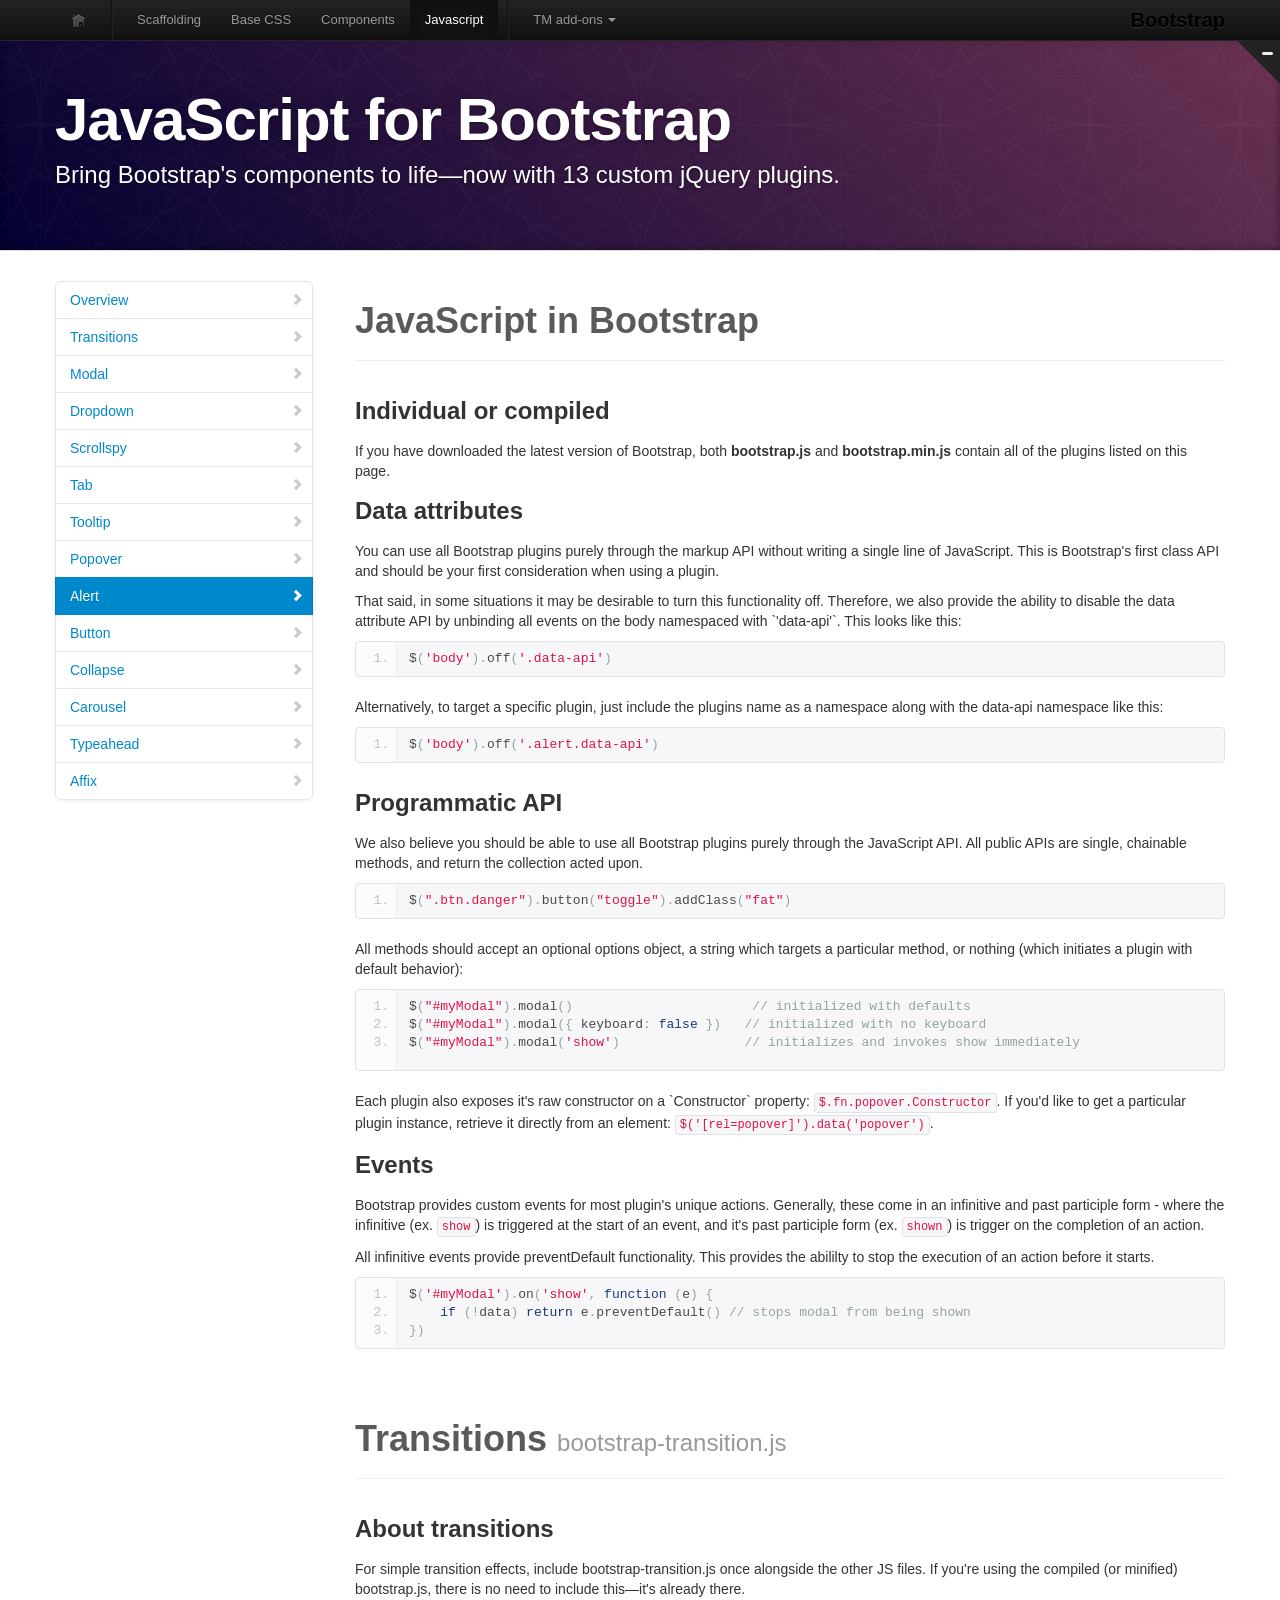
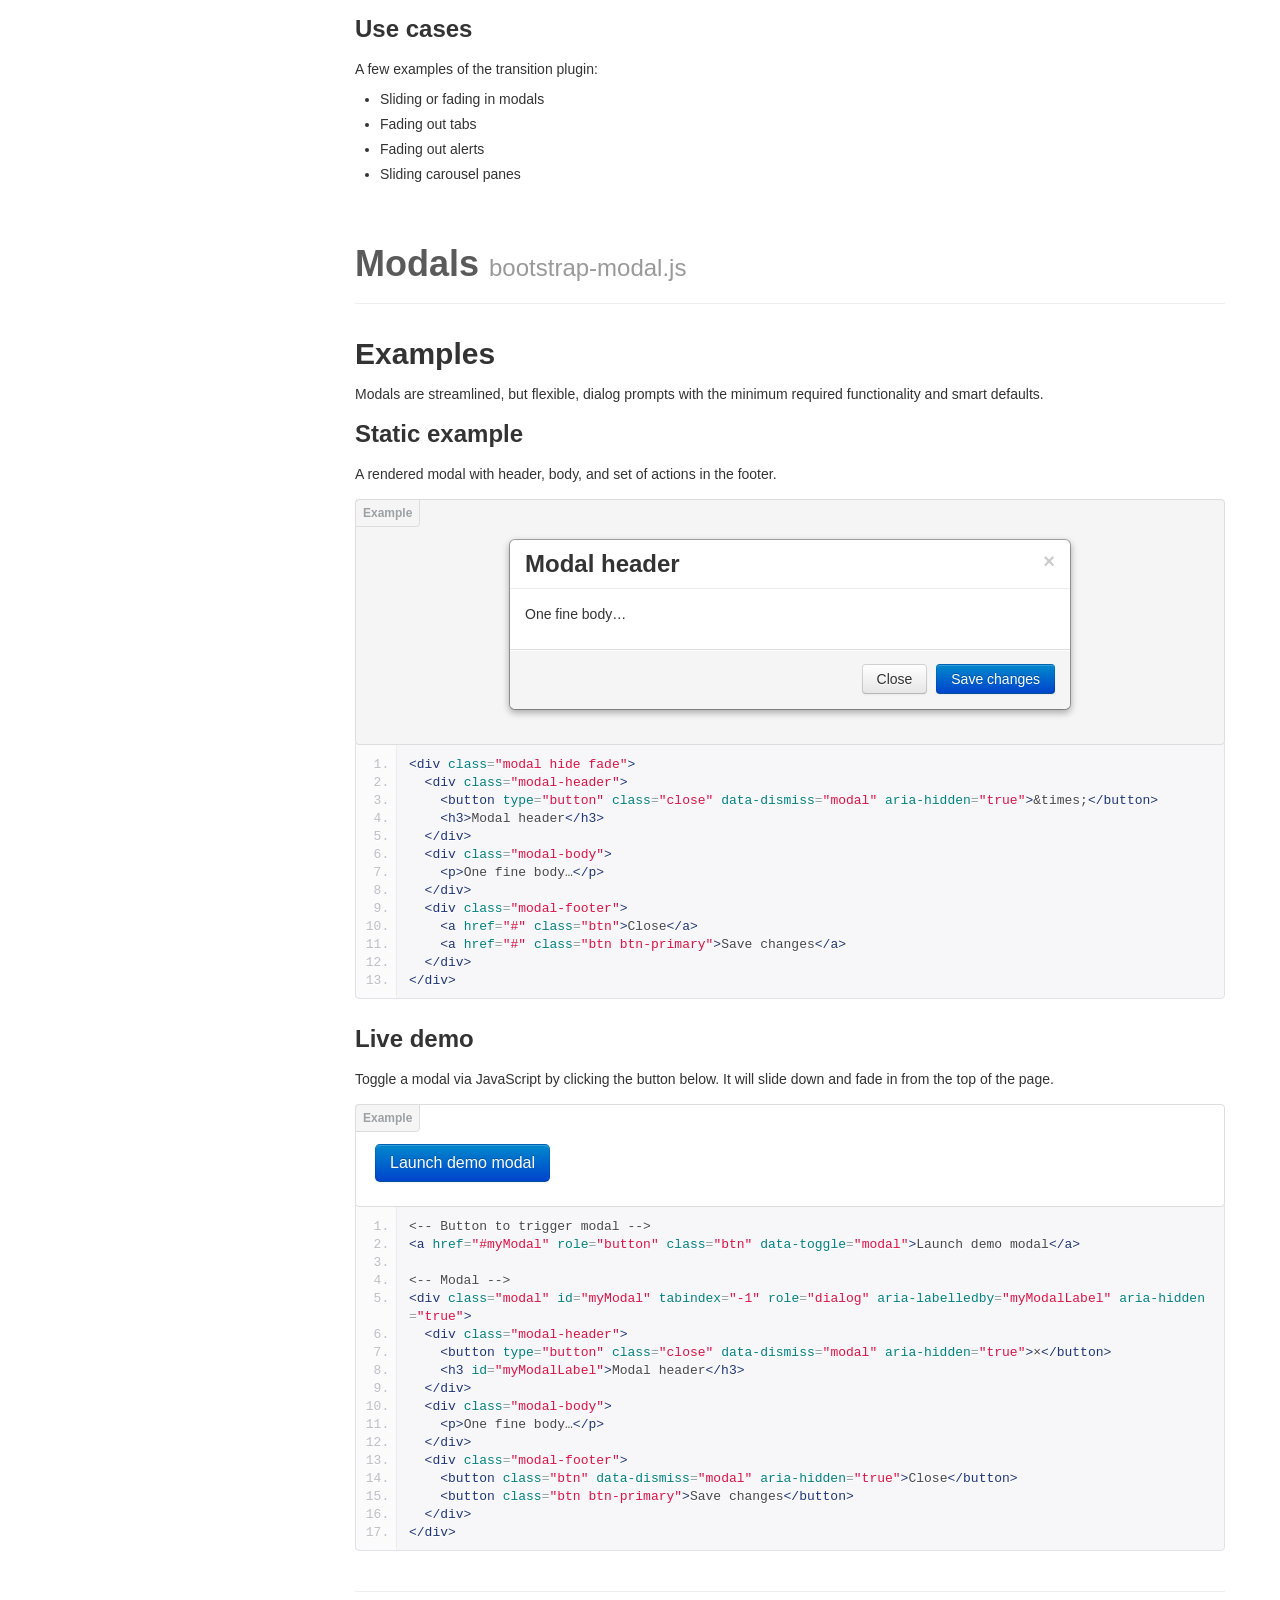
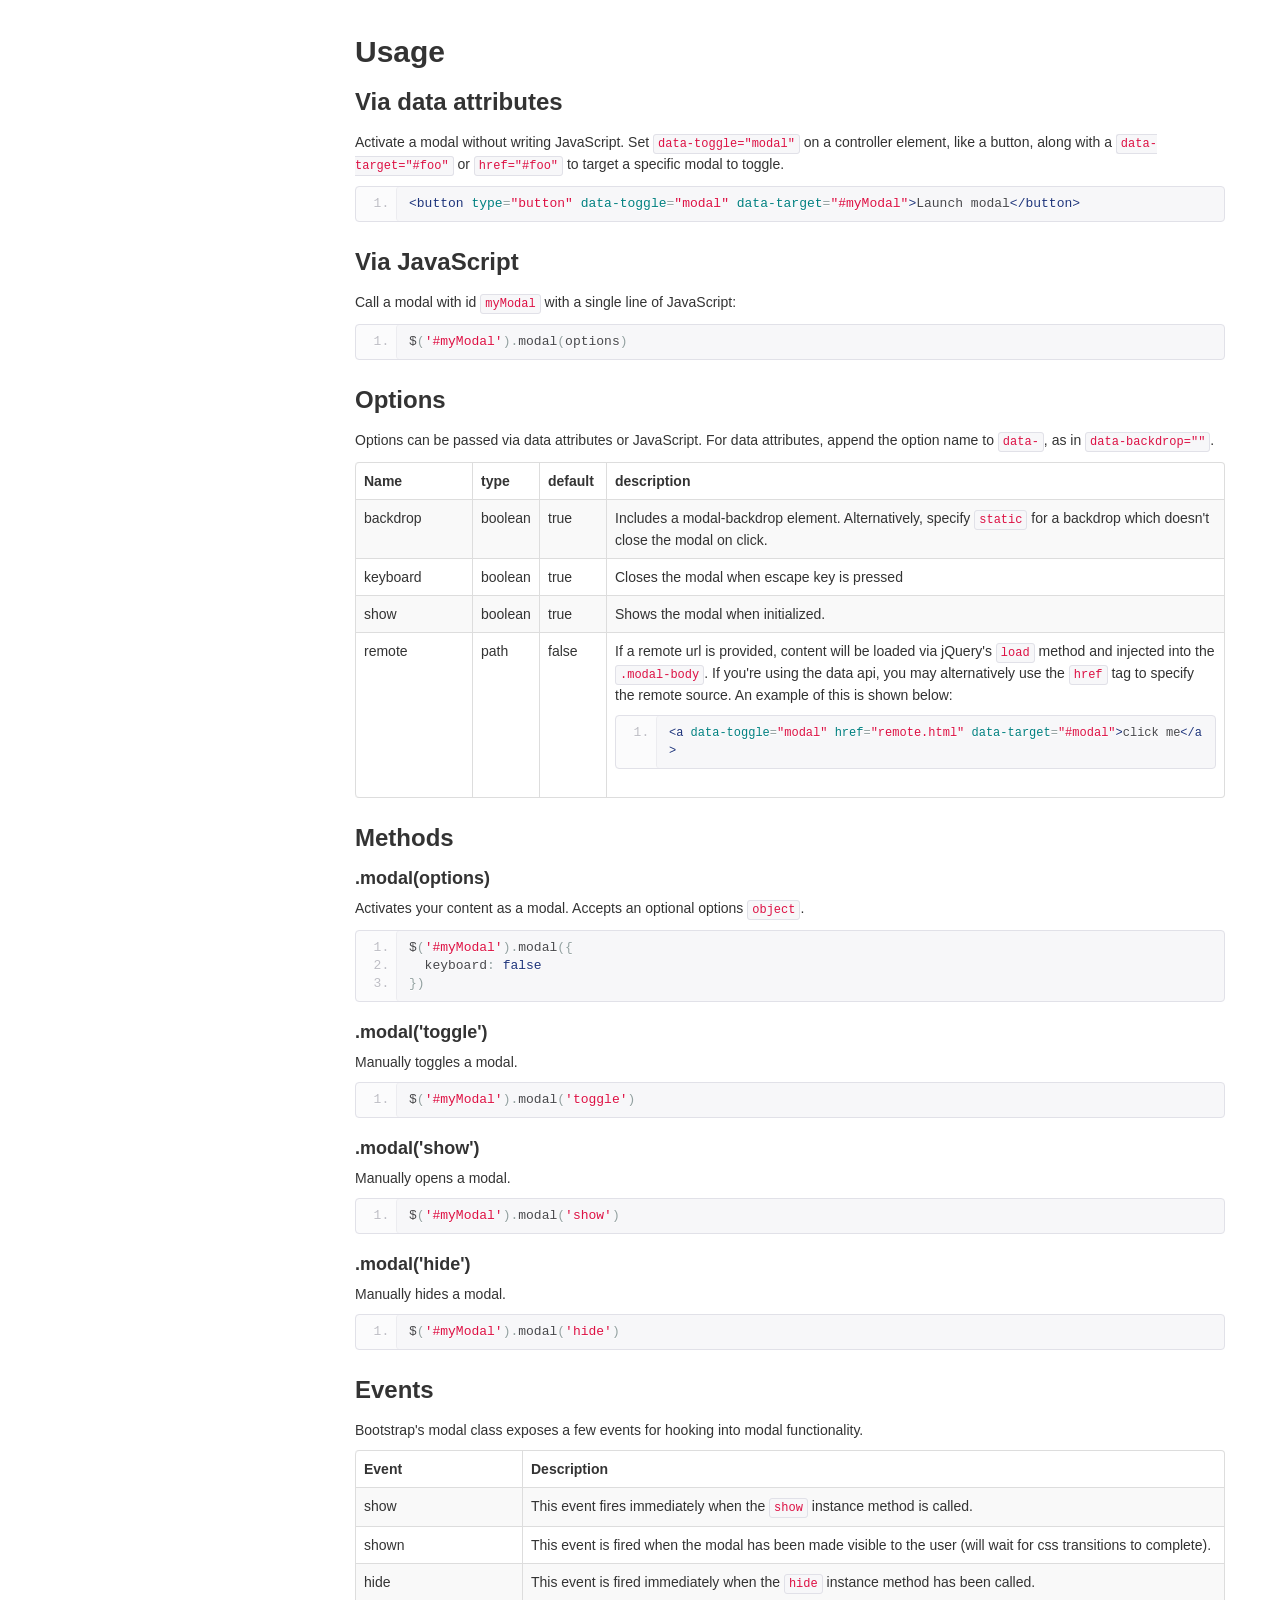
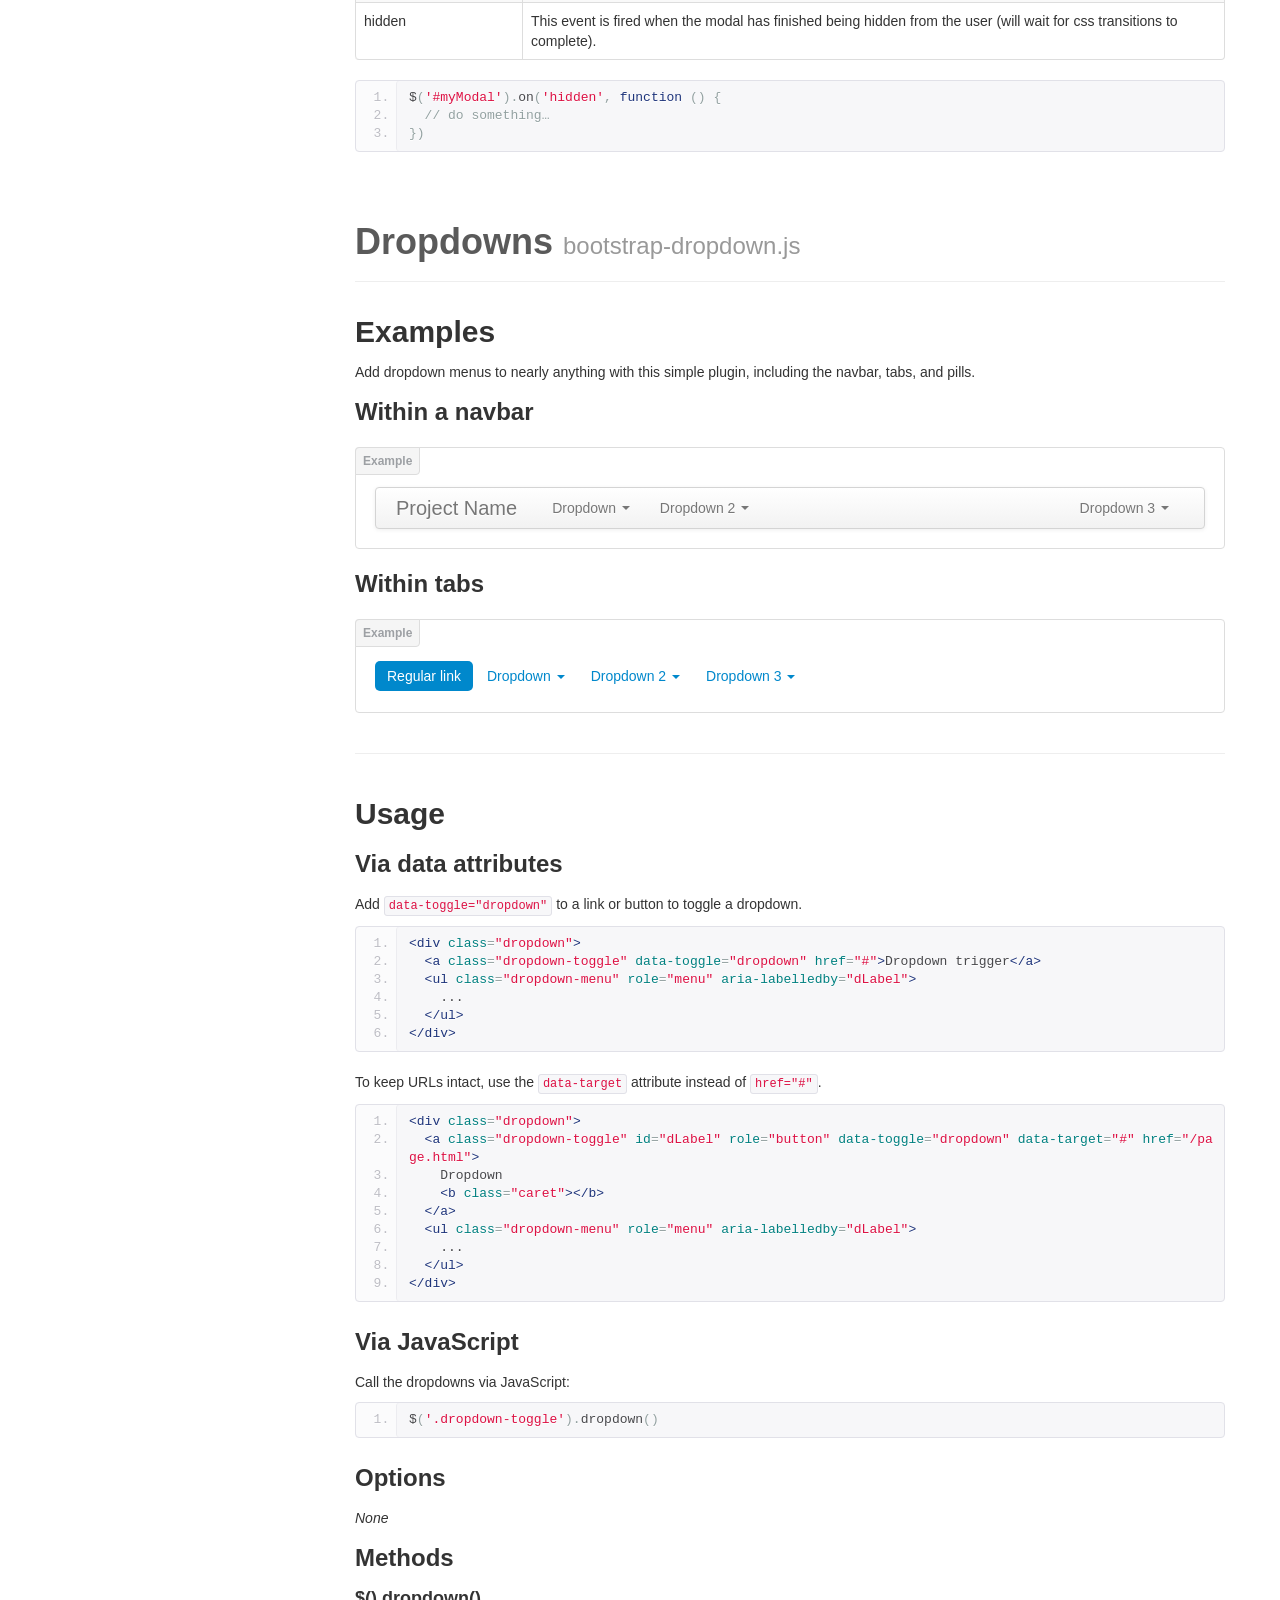
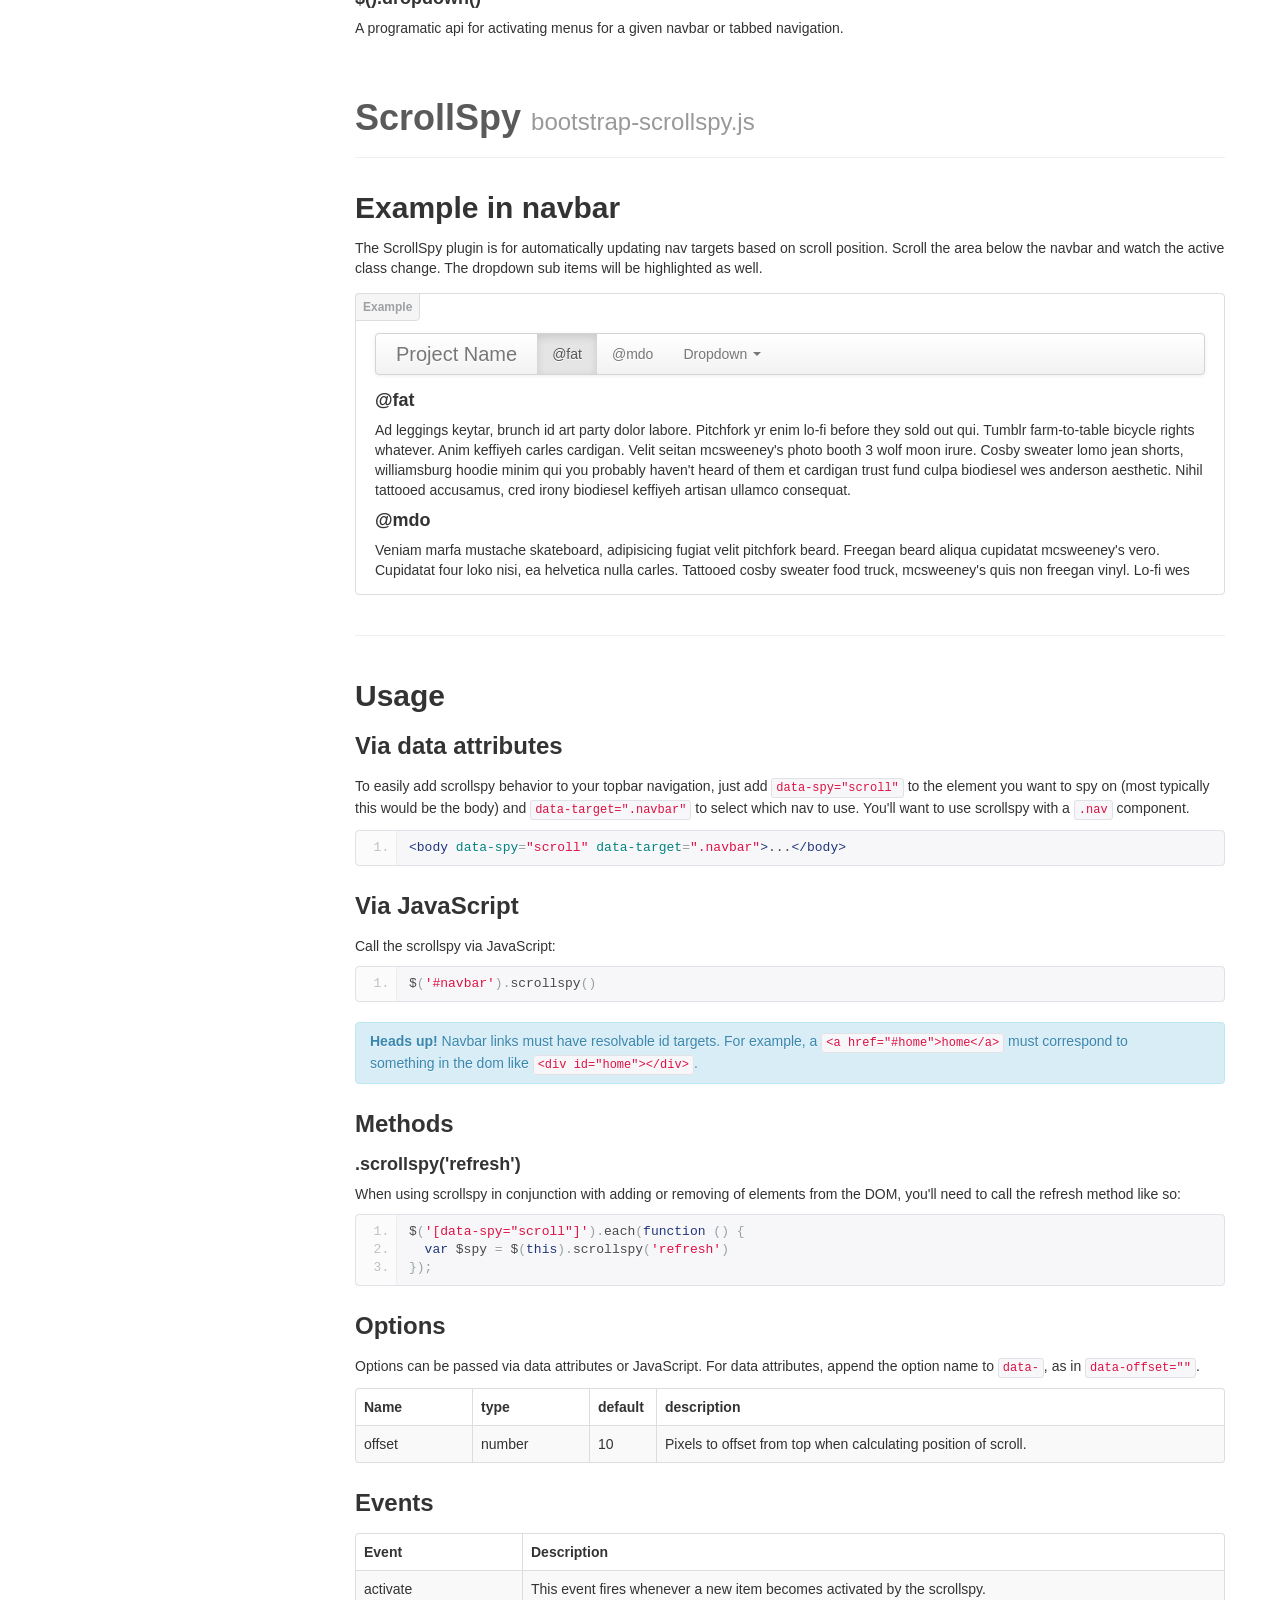
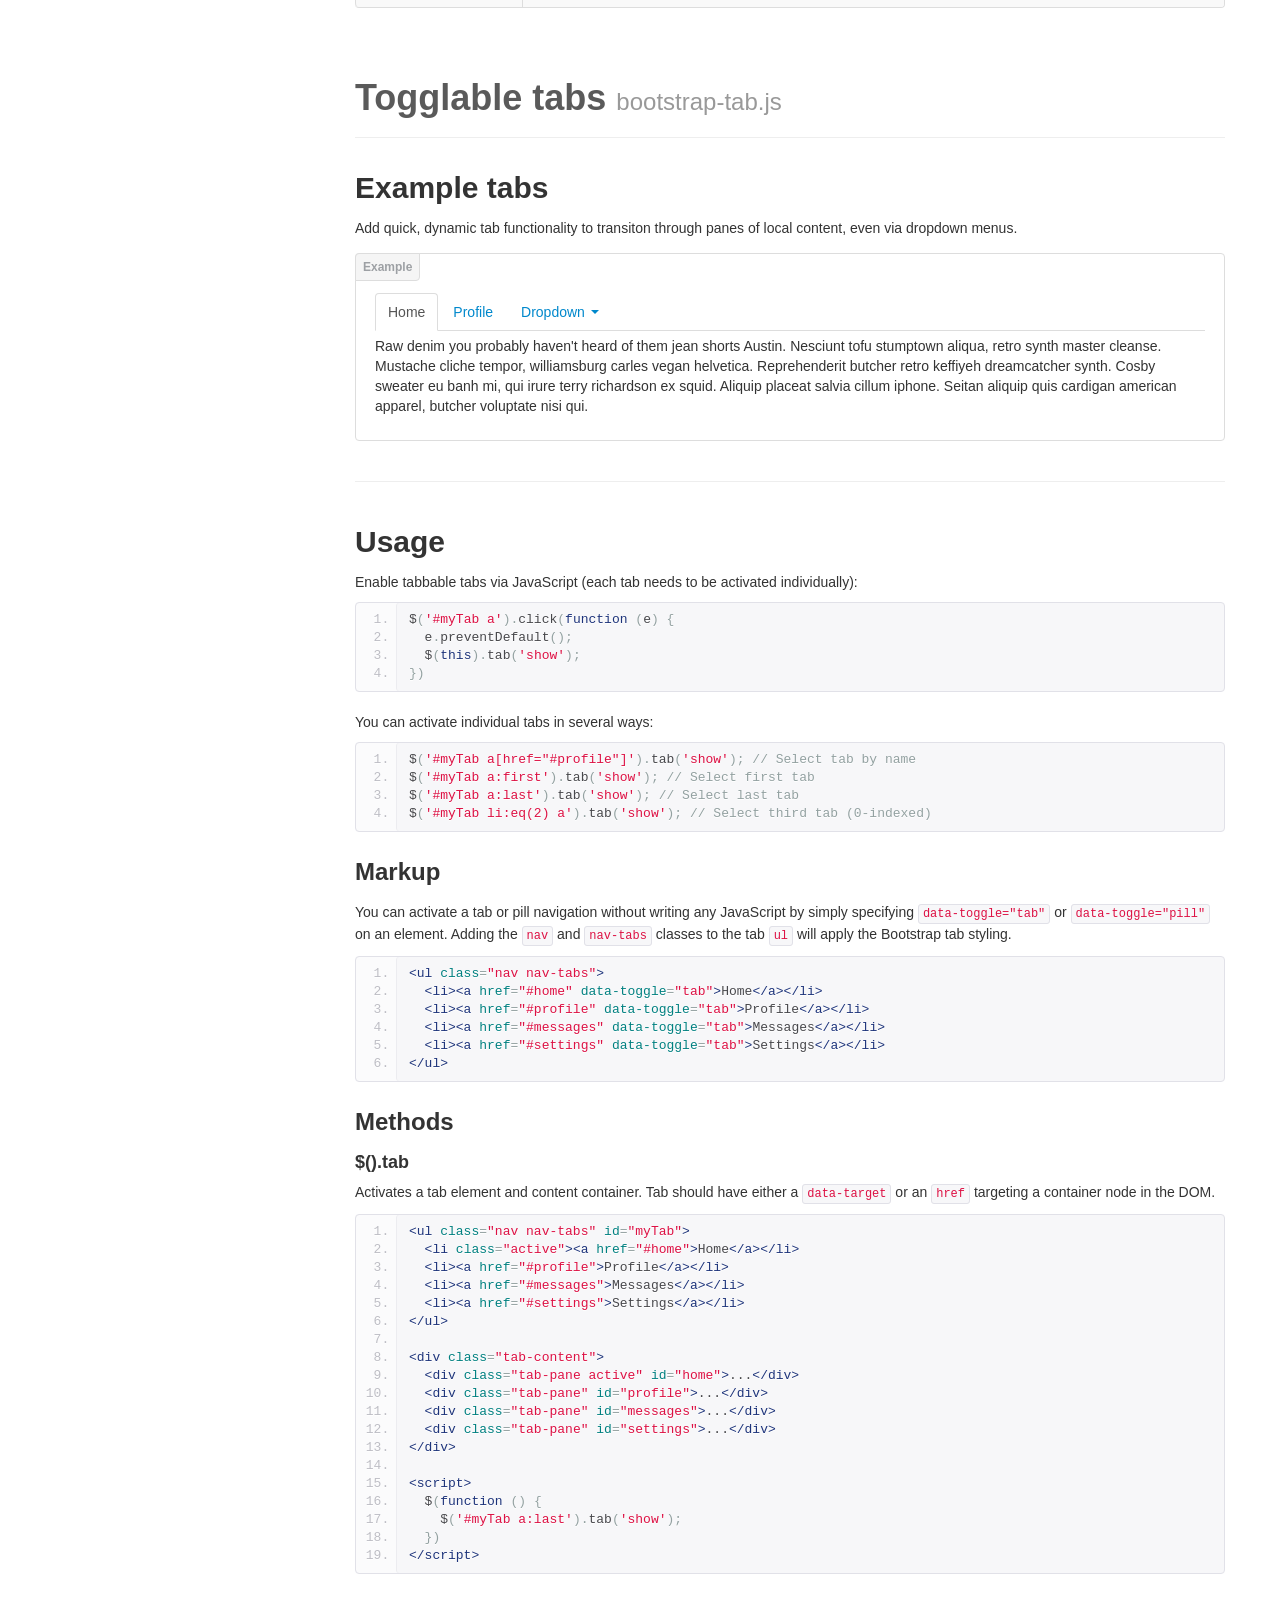
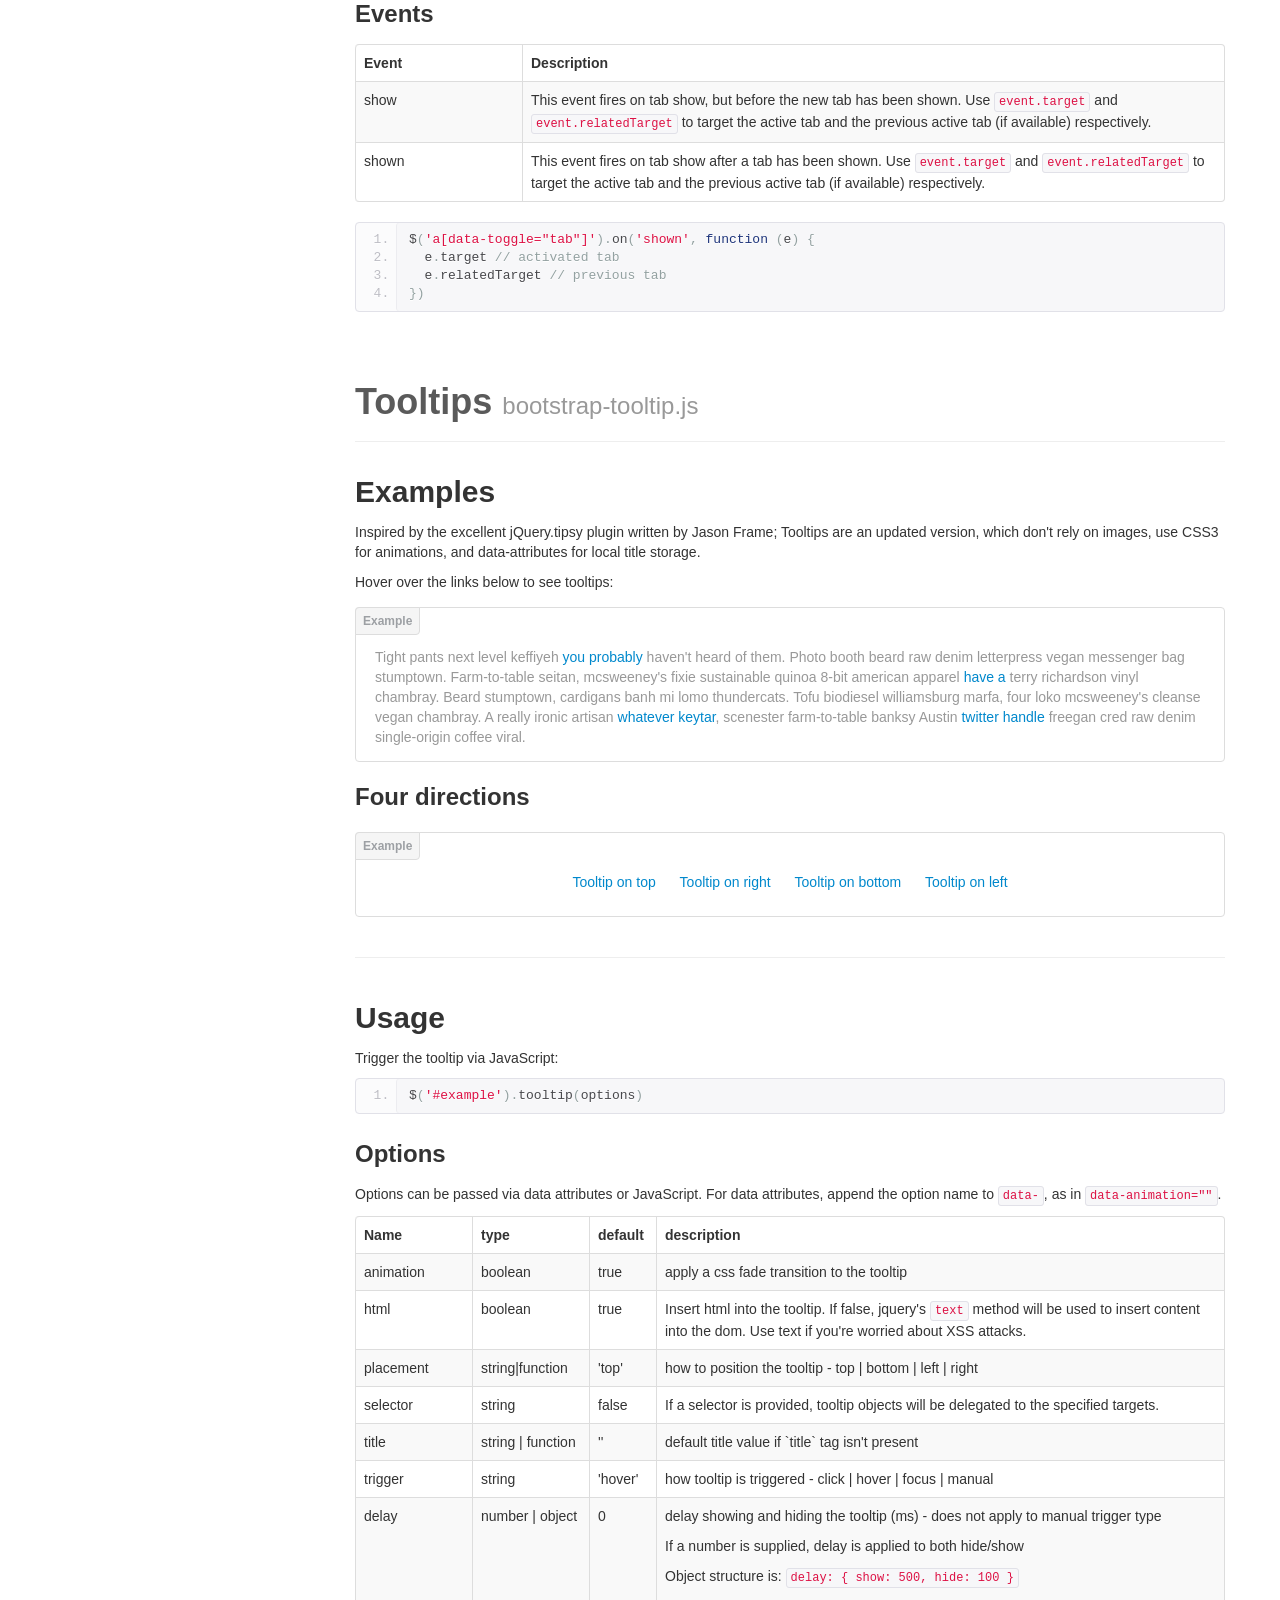
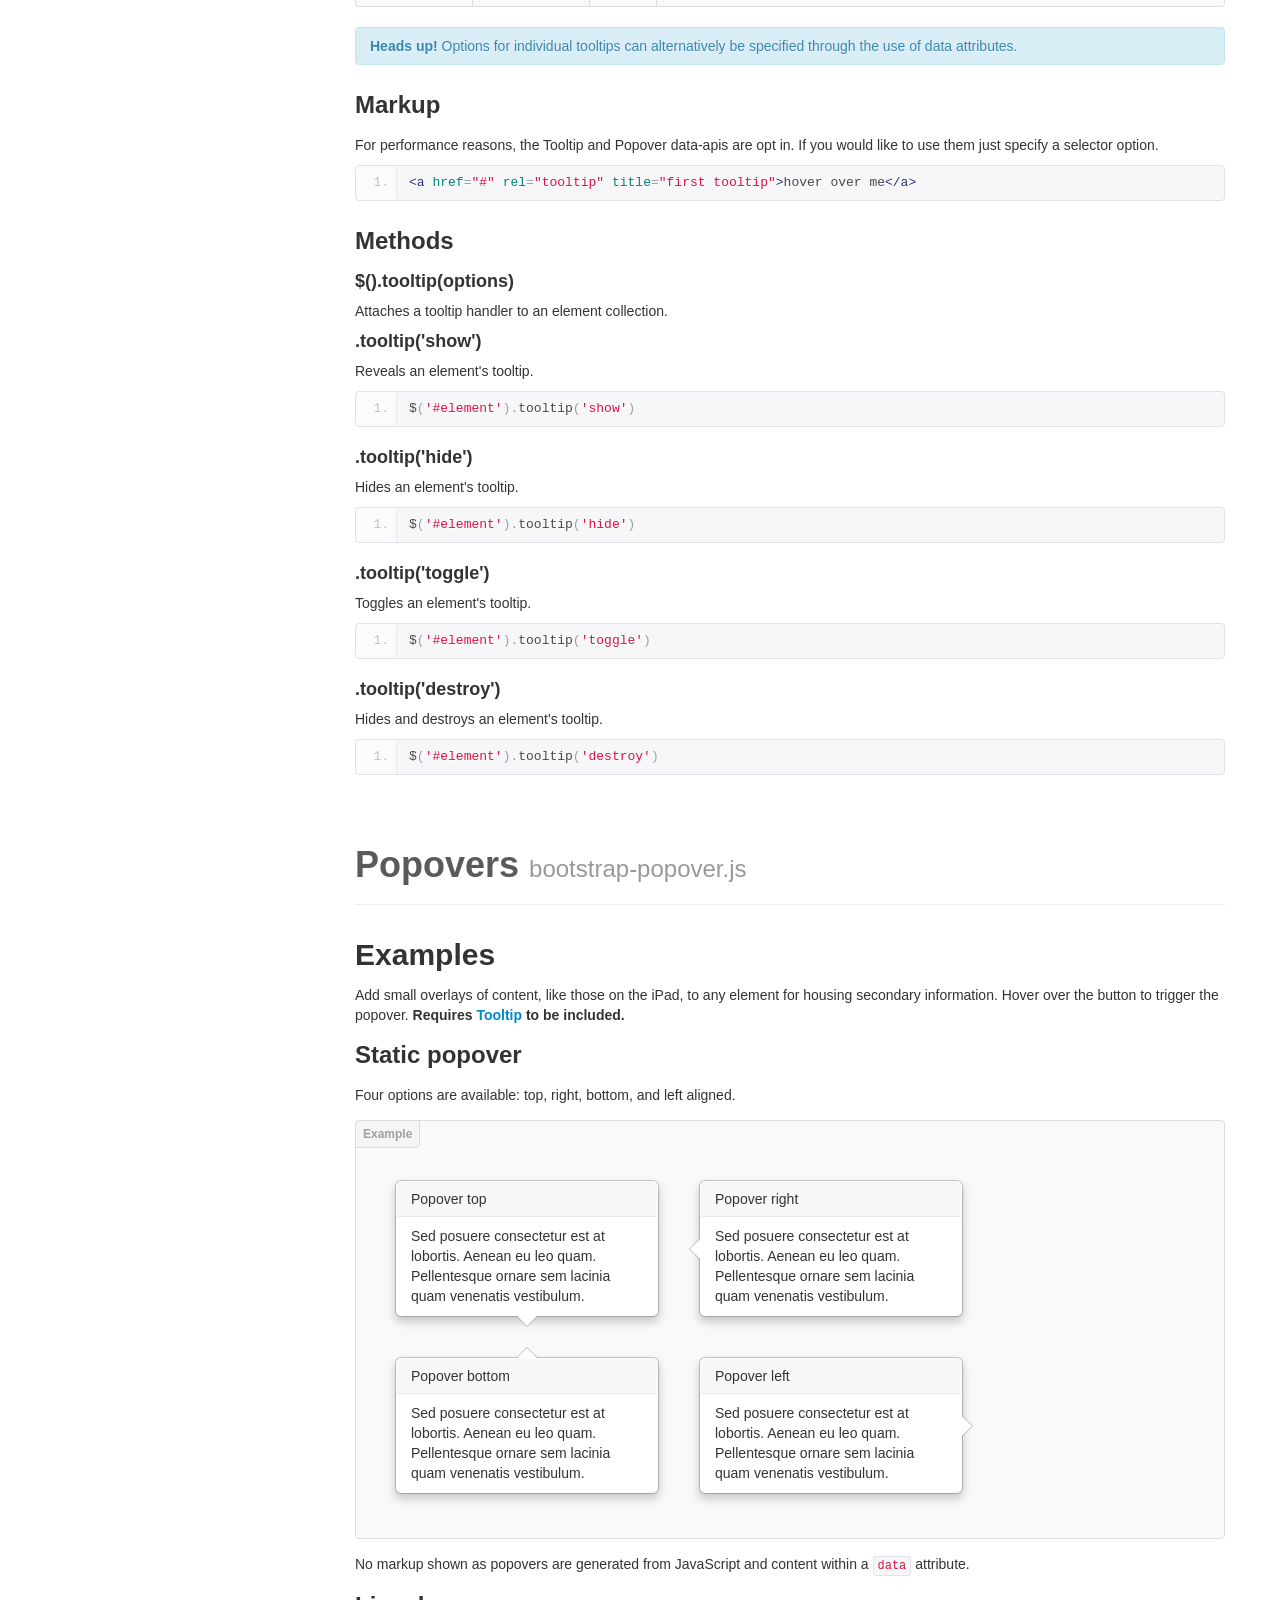
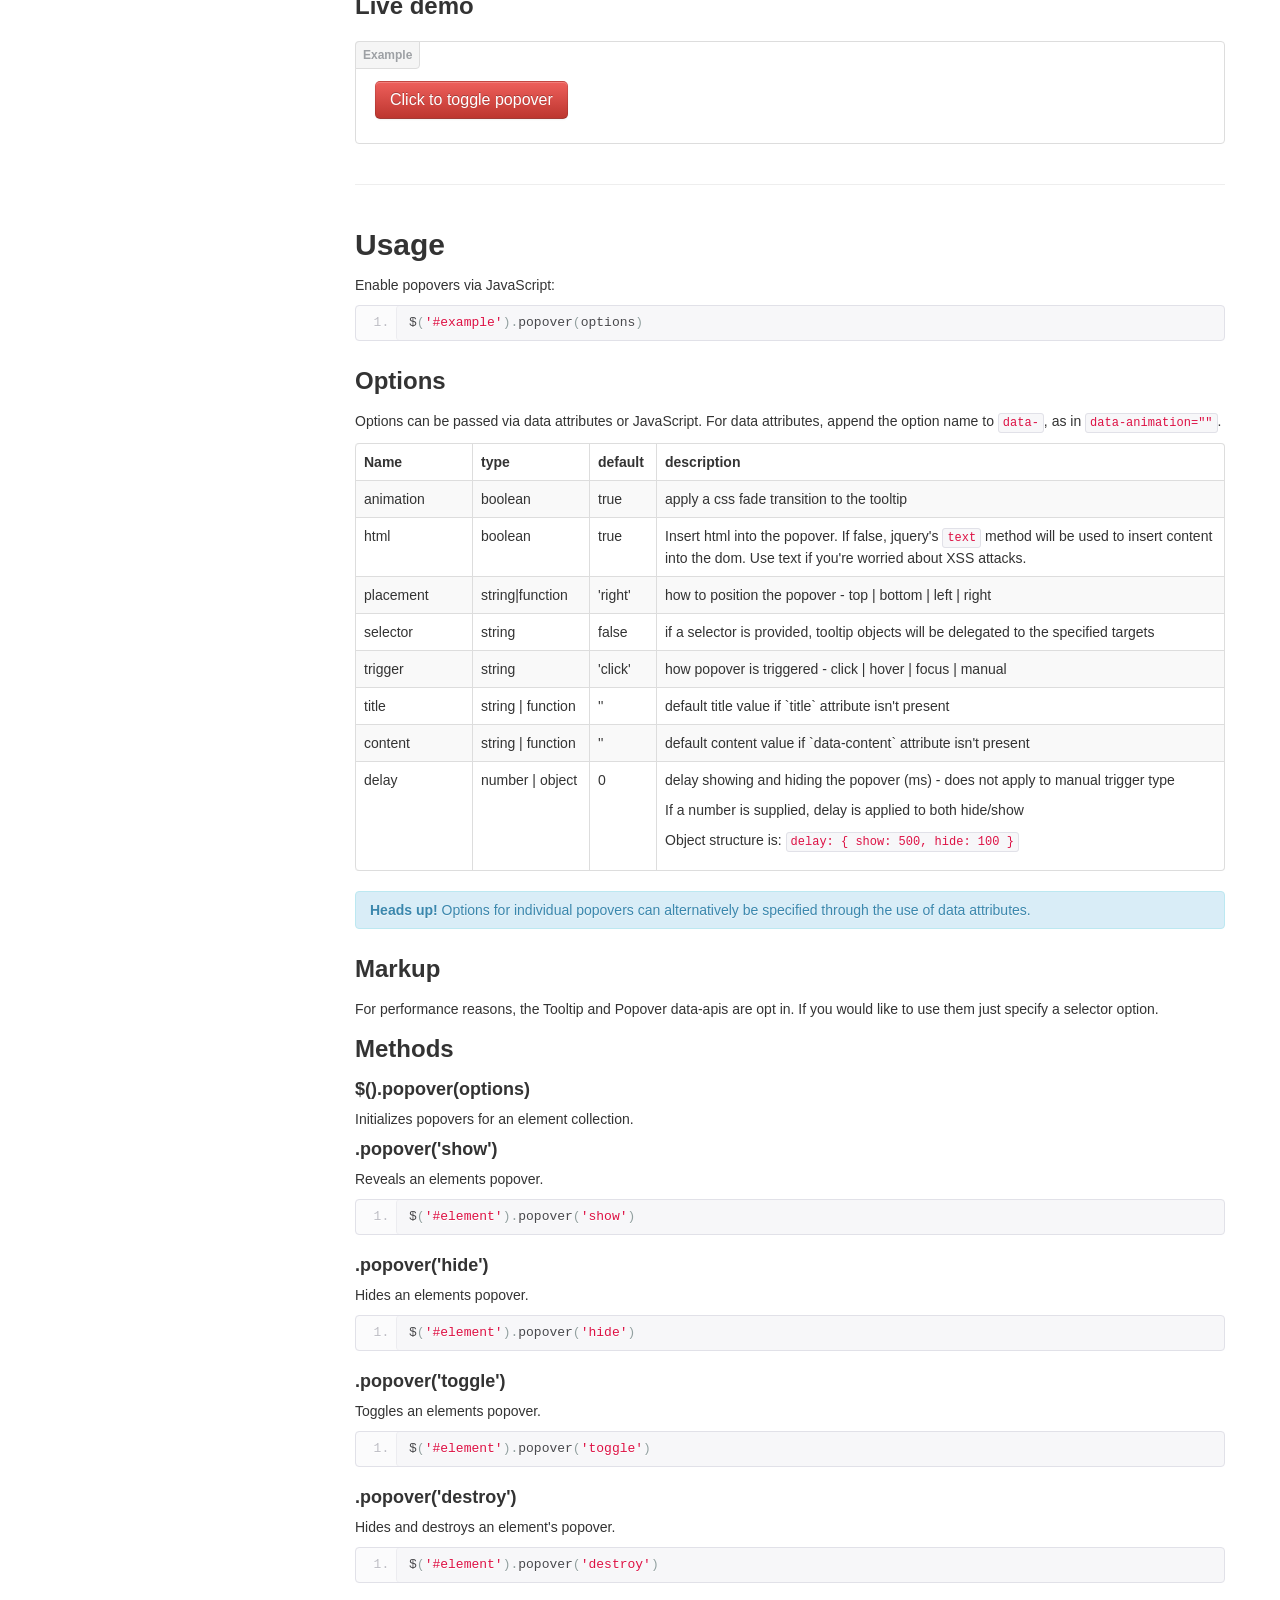
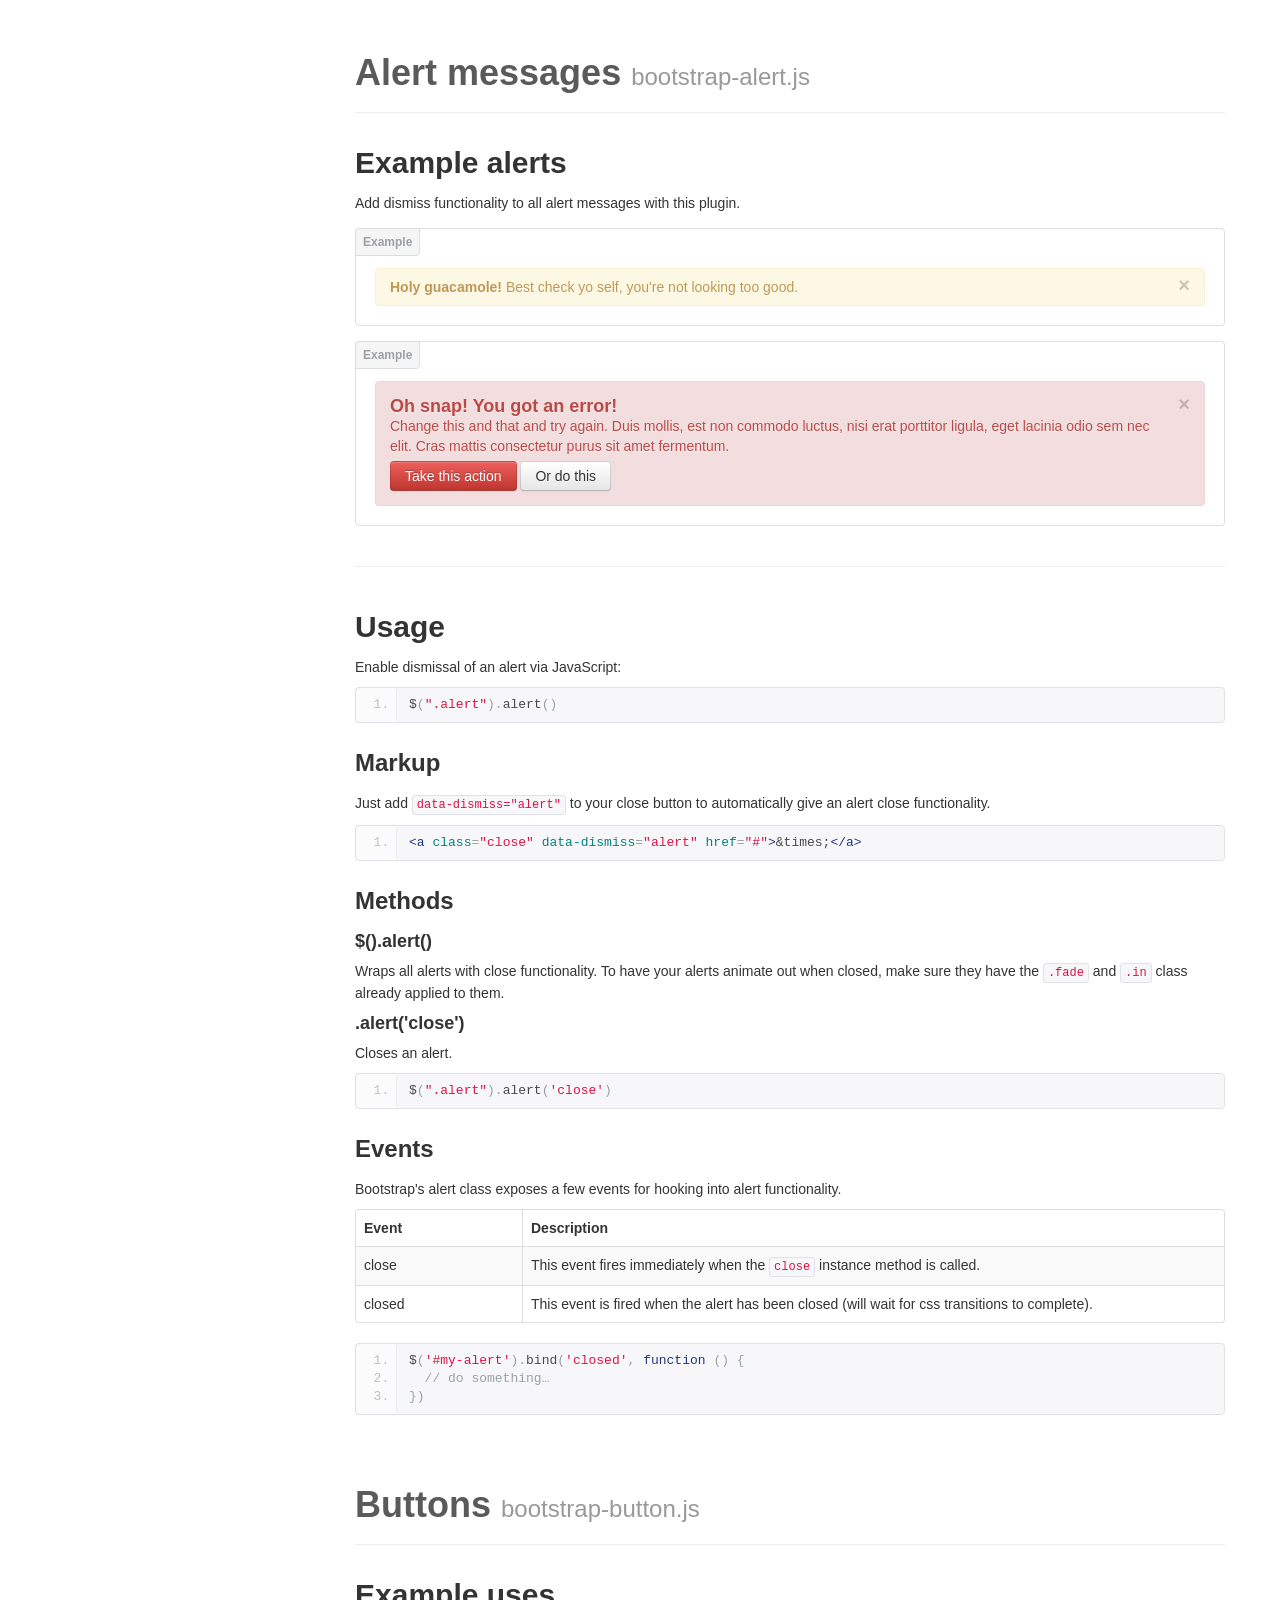
<file: public/kataklimt/assets/javascript.html>
<!DOCTYPE html>
<html lang="en">
  <head>
    <meta charset="utf-8">
    <title>Javascript - Twitter Bootstrap</title>
    <meta name="viewport" content="width=device-width, initial-scale=1.0">
    <meta name="description" content="">
    <meta name="author" content="">

    <!-- Le styles -->
    <link href="css/bootstrap.css" rel="stylesheet">
    <link href="css/bootstrap-responsive.css" rel="stylesheet">
    <link href="css/docs.css" rel="stylesheet">
    <link href="css/tm_docs.css" rel="stylesheet">
    <link href="css/prettify.css" rel="stylesheet">

    <!-- Le HTML5 shim, for IE6-8 support of HTML5 elements -->
    <!--[if lt IE 9]>
    <link href="css/ie.css" rel="stylesheet">
      <script src="http://html5shim.googlecode.com/svn/trunk/html5.js"></script>
    <![endif]-->

  </head>

  <body data-spy="scroll" data-target=".bs-docs-sidebar">

    <!-- Navbar
    ================================================== -->
    <div class="navbar navbar-inverse navbar-fixed-top" id="advanced">
      <span class="trigger"><strong></strong><em></em></span>
      <div class="navbar-inner">
        <div class="container">
          <button type="button" class="btn btn-navbar" data-toggle="collapse" data-target=".nav-collapse">
            <span class="icon-bar"></span>
            <span class="icon-bar"></span>
            <span class="icon-bar"></span>
          </button>
          <a class="brand" href="scaffolding.html">Bootstrap</a>
          <div class="nav-collapse collapse">
            <ul class="nav">
              <li class="home">
                <a href="../index.html"><img src="img/tm/tm_home.png" alt=""></a>
              </li>
              <li class="divider-vertical"></li>
              <li class="">
                <a href="scaffolding.html">Scaffolding</a>
              </li>
              <li class="">
                <a href="base-css.html">Base CSS</a>
              </li>
              <li class="">
                <a href="components.html">Components</a>
              </li>
              <li class="active">
                <a href="javascript.html">Javascript</a>
              </li>
              <li class="divider-vertical"></li>
              <li class="dropdown">
                <a href="#" class="dropdown-toggle" data-toggle="dropdown">TM add-ons <b class="caret"></b></a>
                <ul class="dropdown-menu">
                  <li><a href="../404.html">Pages</a>
                    <ul>  
                      <li><a href="under_construction.html">Under Construction</a></li>
                      <li><a href="intro.html">Intro Page</a></li>
                      <li><a href="../404.html">404 page</a></li>
                    </ul>
                  </li>
                  <li><a href="portfolio.html">Portfolio</a></li>
                  <li><a href="slider.html">Slider</a></li>
                  <li><a href="social_media.html">Social and Media<br> Sharing</a></li>
                  <li><a href="css3.html">CSS3 Tricks</a></li>
                </ul>
              </li>
            </ul>
          </div>
        </div>
      </div>
    </div>

<!-- Subhead
================================================== -->
<header class="jumbotron subhead">
  <div class="container">
    <h1>JavaScript for Bootstrap</h1>
    <p class="lead">Bring Bootstrap's components to life&mdash;now with 13 custom jQuery plugins.
  </div>
</header>

  <div class="container">

    <!-- Docs nav
    ================================================== -->
    <div class="row">
      <div class="span3 bs-docs-sidebar">
        <ul class="nav nav-list bs-docs-sidenav">
          <li><a href="#overview"><i class="icon-chevron-right"></i> Overview</a></li>
          <li><a href="#transitions"><i class="icon-chevron-right"></i> Transitions</a></li>
          <li><a href="#modals"><i class="icon-chevron-right"></i> Modal</a></li>
          <li><a href="#dropdowns"><i class="icon-chevron-right"></i> Dropdown</a></li>
          <li><a href="#scrollspy"><i class="icon-chevron-right"></i> Scrollspy</a></li>
          <li><a href="#tabs"><i class="icon-chevron-right"></i> Tab</a></li>
          <li><a href="#tooltips"><i class="icon-chevron-right"></i> Tooltip</a></li>
          <li><a href="#popovers"><i class="icon-chevron-right"></i> Popover</a></li>
          <li><a href="#alerts"><i class="icon-chevron-right"></i> Alert</a></li>
          <li><a href="#buttons"><i class="icon-chevron-right"></i> Button</a></li>
          <li><a href="#collapse"><i class="icon-chevron-right"></i> Collapse</a></li>
          <li><a href="#carousel"><i class="icon-chevron-right"></i> Carousel</a></li>
          <li><a href="#typeahead"><i class="icon-chevron-right"></i> Typeahead</a></li>
          <li><a href="#affix"><i class="icon-chevron-right"></i> Affix</a></li>
        </ul>
      </div>
      <div class="span9">


        <!-- Overview
        ================================================== -->
        <section id="overview">
          <div class="page-header">
            <h1>JavaScript in Bootstrap</h1>
          </div>

          <h3>Individual or compiled</h3>
          <p>If you have downloaded the latest version of Bootstrap, both <strong>bootstrap.js</strong> and <strong>bootstrap.min.js</strong> contain all of the plugins listed on this page.</p>

          <h3>Data attributes</h3>
          <p>You can use all Bootstrap plugins purely through the markup API without writing a single line of JavaScript. This is Bootstrap's first class API and should be your first consideration when using a plugin.</p>

          <p>That said, in some situations it may be desirable to turn this functionality off. Therefore, we also provide the ability to disable the data attribute API by unbinding all events on the body namespaced with `'data-api'`. This looks like this:
          <pre class="prettyprint linenums">$('body').off('.data-api')</pre>

          <p>Alternatively, to target a specific plugin, just include the plugins name as a namespace along with the data-api namespace like this:</p>
          <pre class="prettyprint linenums">$('body').off('.alert.data-api')</pre>

          <h3>Programmatic API</h3>
          <p>We also believe you should be able to use all Bootstrap plugins purely through the JavaScript API. All public APIs are single, chainable methods, and return the collection acted upon.</p>
          <pre class="prettyprint linenums">$(".btn.danger").button("toggle").addClass("fat")</pre>
          <p>All methods should accept an optional options object, a string which targets a particular method, or nothing (which initiates a plugin with default behavior):</p>
<pre class="prettyprint linenums">
$("#myModal").modal()                       // initialized with defaults
$("#myModal").modal({ keyboard: false })   // initialized with no keyboard
$("#myModal").modal('show')                // initializes and invokes show immediately</p>
</pre>
          <p>Each plugin also exposes it's raw constructor on a `Constructor` property: <code>$.fn.popover.Constructor</code>. If you'd like to get a particular plugin instance, retrieve it directly from an element: <code>$('[rel=popover]').data('popover')</code>.</p>

          <h3>Events</h3>
          <p>Bootstrap provides custom events for most plugin's unique actions. Generally, these come in an infinitive and past participle form - where the infinitive (ex. <code>show</code>) is triggered at the start of an event, and it's past participle form (ex. <code>shown</code>) is trigger on the completion of an action.</p>
          <p>All infinitive events provide preventDefault functionality. This provides the abililty to stop the execution of an action before it starts.</p>
<pre class="prettyprint linenums">
$('#myModal').on('show', function (e) {
    if (!data) return e.preventDefault() // stops modal from being shown
})
</pre>
        </section>



        <!-- Transitions
        ================================================== -->
        <section id="transitions">
          <div class="page-header">
            <h1>Transitions <small>bootstrap-transition.js</small></h1>
          </div>
          <h3>About transitions</h3>
          <p>For simple transition effects, include bootstrap-transition.js once alongside the other JS files. If you're using the compiled (or minified) bootstrap.js, there is no need to include this&mdash;it's already there.</p>
          <h3>Use cases</h3>
          <p>A few examples of the transition plugin:</p>
          <ul>
            <li>Sliding or fading in modals</li>
            <li>Fading out tabs</li>
            <li>Fading out alerts</li>
            <li>Sliding carousel panes</li>
          </ul>

        </section>



        <!-- Modal
        ================================================== -->
        <section id="modals">
          <div class="page-header">
            <h1>Modals <small>bootstrap-modal.js</small></h1>
          </div>


          <h2>Examples</h2>
          <p>Modals are streamlined, but flexible, dialog prompts with the minimum required functionality and smart defaults.</p>

          <h3>Static example</h3>
          <p>A rendered modal with header, body, and set of actions in the footer.</p>
          <div class="bs-docs-example" style="background-color: #f5f5f5;">
            <div class="modal" style="position: relative; top: auto; left: auto; margin: 0 auto 20px; z-index: 1; max-width: 100%;">
              <div class="modal-header">
                <button type="button" class="close" data-dismiss="modal" aria-hidden="true">&times;</button>
                <h3>Modal header</h3>
              </div>
              <div class="modal-body">
                <p>One fine body…</p>
              </div>
              <div class="modal-footer">
                <a href="#" class="btn">Close</a>
                <a href="#" class="btn btn-primary">Save changes</a>
              </div>
            </div>
          </div>
<pre class="prettyprint linenums">
&lt;div class="modal hide fade"&gt;
  &lt;div class="modal-header"&gt;
    &lt;button type="button" class="close" data-dismiss="modal" aria-hidden="true"&gt;&amp;times;&lt;/button&gt;
    &lt;h3&gt;Modal header&lt;/h3&gt;
  &lt;/div&gt;
  &lt;div class="modal-body"&gt;
    &lt;p&gt;One fine body…&lt;/p&gt;
  &lt;/div&gt;
  &lt;div class="modal-footer"&gt;
    &lt;a href="#" class="btn"&gt;Close&lt;/a&gt;
    &lt;a href="#" class="btn btn-primary"&gt;Save changes&lt;/a&gt;
  &lt;/div&gt;
&lt;/div&gt;
</pre>

          <h3>Live demo</h3>
          <p>Toggle a modal via JavaScript by clicking the button below. It will slide down and fade in from the top of the page.</p>
          <!-- sample modal content -->
          <div id="myModal" class="modal hide fade" tabindex="-1" role="dialog" aria-labelledby="myModalLabel" aria-hidden="true">
            <div class="modal-header">
              <button type="button" class="close" data-dismiss="modal" aria-hidden="true">&times;</button>
              <h3 id="myModalLabel">Modal Heading</h3>
            </div>
            <div class="modal-body">
              <h4>Text in a modal</h4>
              <p>Duis mollis, est non commodo luctus, nisi erat porttitor ligula, eget lacinia odio sem.</p>

              <h4>Popover in a modal</h4>
              <p>This <a href="#" role="button" class="btn popover-test" title="A Title" data-content="And here's some amazing content. It's very engaging. right?">button</a> should trigger a popover on hover.</p>

              <h4>Tooltips in a modal</h4>
              <p><a href="#" class="tooltip-test" title="Tooltip">This link</a> and <a href="#" class="tooltip-test" title="Tooltip">that link</a> should have tooltips on hover.</p>

              <hr>

              <h4>Overflowing text to show optional scrollbar</h4>
              <p>We set a fixed <code>max-height</code> on the <code>.modal-body</code>. Watch it overflow with all this extra lorem ipsum text we've included.</p>
              <p>Cras mattis consectetur purus sit amet fermentum. Cras justo odio, dapibus ac facilisis in, egestas eget quam. Morbi leo risus, porta ac consectetur ac, vestibulum at eros.</p>
              <p>Praesent commodo cursus magna, vel scelerisque nisl consectetur et. Vivamus sagittis lacus vel augue laoreet rutrum faucibus dolor auctor.</p>
              <p>Aenean lacinia bibendum nulla sed consectetur. Praesent commodo cursus magna, vel scelerisque nisl consectetur et. Donec sed odio dui. Donec ullamcorper nulla non metus auctor fringilla.</p>
              <p>Cras mattis consectetur purus sit amet fermentum. Cras justo odio, dapibus ac facilisis in, egestas eget quam. Morbi leo risus, porta ac consectetur ac, vestibulum at eros.</p>
              <p>Praesent commodo cursus magna, vel scelerisque nisl consectetur et. Vivamus sagittis lacus vel augue laoreet rutrum faucibus dolor auctor.</p>
              <p>Aenean lacinia bibendum nulla sed consectetur. Praesent commodo cursus magna, vel scelerisque nisl consectetur et. Donec sed odio dui. Donec ullamcorper nulla non metus auctor fringilla.</p>
            </div>
            <div class="modal-footer">
              <button class="btn" data-dismiss="modal">Close</button>
              <button class="btn btn-primary">Save changes</button>
            </div>
          </div>
          <div class="bs-docs-example" style="padding-bottom: 24px;">
            <a data-toggle="modal" href="#myModal" class="btn btn-primary btn-large">Launch demo modal</a>
          </div>
<pre class="prettyprint linenums">
&lt;-- Button to trigger modal --&gt;
&lt;a href="#myModal" role="button" class="btn" data-toggle="modal"&gt;Launch demo modal&lt;/a&gt;

&lt;-- Modal --&gt;
&lt;div class="modal" id="myModal" tabindex="-1" role="dialog" aria-labelledby="myModalLabel" aria-hidden="true"&gt;
  &lt;div class="modal-header"&gt;
    &lt;button type="button" class="close" data-dismiss="modal" aria-hidden="true"&gt;&times;&lt;/button&gt;
    &lt;h3 id="myModalLabel"&gt;Modal header&lt;/h3&gt;
  &lt;/div&gt;
  &lt;div class="modal-body"&gt;
    &lt;p&gt;One fine body…&lt;/p&gt;
  &lt;/div&gt;
  &lt;div class="modal-footer"&gt;
    &lt;button class="btn" data-dismiss="modal" aria-hidden="true"&gt;Close&lt;/button&gt;
    &lt;button class="btn btn-primary"&gt;Save changes&lt;/button&gt;
  &lt;/div&gt;
&lt;/div&gt;
</pre>


          <hr class="bs-docs-separator">


          <h2>Usage</h2>

          <h3>Via data attributes</h3>
          <p>Activate a modal without writing JavaScript. Set <code>data-toggle="modal"</code> on a controller element, like a button, along with a <code>data-target="#foo"</code> or <code>href="#foo"</code> to target a specific modal to toggle.</p>
          <pre class="prettyprint linenums">&lt;button type="button" data-toggle="modal" data-target="#myModal"&gt;Launch modal&lt;/button&gt;</pre>

          <h3>Via JavaScript</h3>
          <p>Call a modal with id <code>myModal</code> with a single line of JavaScript:</p>
          <pre class="prettyprint linenums">$('#myModal').modal(options)</pre>

          <h3>Options</h3>
          <p>Options can be passed via data attributes or JavaScript. For data attributes, append the option name to <code>data-</code>, as in <code>data-backdrop=""</code>.</p>
          <table class="table table-bordered table-striped">
            <thead>
             <tr>
               <th style="width: 100px;">Name</th>
               <th style="width: 50px;">type</th>
               <th style="width: 50px;">default</th>
               <th>description</th>
             </tr>
            </thead>
            <tbody>
             <tr>
               <td>backdrop</td>
               <td>boolean</td>
               <td>true</td>
               <td>Includes a modal-backdrop element. Alternatively, specify <code>static</code> for a backdrop which doesn't close the modal on click.</td>
             </tr>
             <tr>
               <td>keyboard</td>
               <td>boolean</td>
               <td>true</td>
               <td>Closes the modal when escape key is pressed</td>
             </tr>
             <tr>
               <td>show</td>
               <td>boolean</td>
               <td>true</td>
               <td>Shows the modal when initialized.</td>
             </tr>
             <tr>
               <td>remote</td>
               <td>path</td>
               <td>false</td>
               <td><p>If a remote url is provided, content will be loaded via jQuery's <code>load</code> method and injected into the <code>.modal-body</code>. If you're using the data api, you may alternatively use the <code>href</code> tag to specify the remote source. An example of this is shown below:</p>
              <pre class="prettyprint linenums"><code>&lt;a data-toggle="modal" href="remote.html" data-target="#modal"&gt;click me&lt;/a&gt;</code></pre></td>
             </tr>
            </tbody>
          </table>

          <h3>Methods</h3>
          <h4>.modal(options)</h4>
          <p>Activates your content as a modal. Accepts an optional options <code>object</code>.</p>
<pre class="prettyprint linenums">
$('#myModal').modal({
  keyboard: false
})
</pre>
          <h4>.modal('toggle')</h4>
          <p>Manually toggles a modal.</p>
          <pre class="prettyprint linenums">$('#myModal').modal('toggle')</pre>
          <h4>.modal('show')</h4>
          <p>Manually opens a modal.</p>
          <pre class="prettyprint linenums">$('#myModal').modal('show')</pre>
          <h4>.modal('hide')</h4>
          <p>Manually hides a modal.</p>
          <pre class="prettyprint linenums">$('#myModal').modal('hide')</pre>
          <h3>Events</h3>
          <p>Bootstrap's modal class exposes a few events for hooking into modal functionality.</p>
          <table class="table table-bordered table-striped">
            <thead>
             <tr>
               <th style="width: 150px;">Event</th>
               <th>Description</th>
             </tr>
            </thead>
            <tbody>
             <tr>
               <td>show</td>
               <td>This event fires immediately when the <code>show</code> instance method is called.</td>
             </tr>
             <tr>
               <td>shown</td>
               <td>This event is fired when the modal has been made visible to the user (will wait for css transitions to complete).</td>
             </tr>
             <tr>
               <td>hide</td>
               <td>This event is fired immediately when the <code>hide</code> instance method has been called.</td>
             </tr>
             <tr>
               <td>hidden</td>
               <td>This event is fired when the modal has finished being hidden from the user (will wait for css transitions to complete).</td>
             </tr>
            </tbody>
          </table>
<pre class="prettyprint linenums">
$('#myModal').on('hidden', function () {
  // do something…
})
</pre>
        </section>



        <!-- Dropdowns
        ================================================== -->
        <section id="dropdowns">
          <div class="page-header">
            <h1>Dropdowns <small>bootstrap-dropdown.js</small></h1>
          </div>


          <h2>Examples</h2>
          <p>Add dropdown menus to nearly anything with this simple plugin, including the navbar, tabs, and pills.</p>

          <h3>Within a navbar</h3>
          <div class="bs-docs-example">
            <div id="navbar-example" class="navbar navbar-static">
              <div class="navbar-inner">
                <div class="container" style="width: auto;">
                  <a class="brand" href="#">Project Name</a>
                  <ul class="nav" role="navigation">
                    <li class="dropdown">
                      <a id="drop1" href="#" role="button" class="dropdown-toggle" data-toggle="dropdown">Dropdown <b class="caret"></b></a>
                      <ul class="dropdown-menu" role="menu" aria-labelledby="drop1">
                        <li><a tabindex="-1" href="http://google.com">Action</a></li>
                        <li><a tabindex="-1" href="#anotherAction">Another action</a></li>
                        <li><a tabindex="-1" href="#">Something else here</a></li>
                        <li class="divider"></li>
                        <li><a tabindex="-1" href="#">Separated link</a></li>
                      </ul>
                    </li>
                    <li class="dropdown">
                      <a href="#" id="drop2" role="button" class="dropdown-toggle" data-toggle="dropdown">Dropdown 2 <b class="caret"></b></a>
                      <ul class="dropdown-menu" role="menu" aria-labelledby="drop2">
                        <li><a tabindex="-1" href="#">Action</a></li>
                        <li><a tabindex="-1" href="#">Another action</a></li>
                        <li><a tabindex="-1" href="#">Something else here</a></li>
                        <li class="divider"></li>
                        <li><a tabindex="-1" href="#">Separated link</a></li>
                      </ul>
                    </li>
                  </ul>
                  <ul class="nav pull-right">
                    <li id="fat-menu" class="dropdown">
                      <a href="#" id="drop3" role="button" class="dropdown-toggle" data-toggle="dropdown">Dropdown 3 <b class="caret"></b></a>
                      <ul class="dropdown-menu" role="menu" aria-labelledby="drop3">
                        <li><a tabindex="-1" href="#">Action</a></li>
                        <li><a tabindex="-1" href="#">Another action</a></li>
                        <li><a tabindex="-1" href="#">Something else here</a></li>
                        <li class="divider"></li>
                        <li><a tabindex="-1" href="#">Separated link</a></li>
                      </ul>
                    </li>
                  </ul>
                </div>
              </div>
            </div> <!-- /navbar-example -->
          </div> 

          <h3>Within tabs</h3>
          <div class="bs-docs-example">
            <ul class="nav nav-pills">
              <li class="active"><a href="#">Regular link</a></li>
              <li class="dropdown">
                <a class="dropdown-toggle" id="drop4" role="button" data-toggle="dropdown" href="#">Dropdown <b class="caret"></b></a>
                <ul id="menu1" class="dropdown-menu" role="menu" aria-labelledby="drop4">
                  <li><a tabindex="-1" href="#">Action</a></li>
                  <li><a tabindex="-1" href="#">Another action</a></li>
                  <li><a tabindex="-1" href="#">Something else here</a></li>
                  <li class="divider"></li>
                  <li><a tabindex="-1" href="#">Separated link</a></li>
                </ul>
              </li>
              <li class="dropdown">
                <a class="dropdown-toggle" id="drop5" role="button" data-toggle="dropdown" href="#">Dropdown 2 <b class="caret"></b></a>
                <ul id="menu2" class="dropdown-menu" role="menu" aria-labelledby="drop5">
                  <li><a tabindex="-1" href="#">Action</a></li>
                  <li><a tabindex="-1" href="#">Another action</a></li>
                  <li><a tabindex="-1" href="#">Something else here</a></li>
                  <li class="divider"></li>
                  <li><a tabindex="-1" href="#">Separated link</a></li>
                </ul>
              </li>
              <li class="dropdown">
                <a class="dropdown-toggle" id="drop5" role="button" data-toggle="dropdown" href="#">Dropdown 3 <b class="caret"></b></a>
                <ul id="menu3" class="dropdown-menu" role="menu" aria-labelledby="drop5">
                  <li><a tabindex="-1" href="#">Action</a></li>
                  <li><a tabindex="-1" href="#">Another action</a></li>
                  <li><a tabindex="-1" href="#">Something else here</a></li>
                  <li class="divider"></li>
                  <li><a tabindex="-1" href="#">Separated link</a></li>
                </ul>
              </li>
            </ul> <!-- /tabs -->
          </div> 


          <hr class="bs-docs-separator">


          <h2>Usage</h2>

          <h3>Via data attributes</h3>
          <p>Add <code>data-toggle="dropdown"</code> to a link or button to toggle a dropdown.</p>
<pre class="prettyprint linenums">
&lt;div class="dropdown"&gt;
  &lt;a class="dropdown-toggle" data-toggle="dropdown" href="#"&gt;Dropdown trigger&lt;/a&gt;
  &lt;ul class="dropdown-menu" role="menu" aria-labelledby="dLabel"&gt;
    ...
  &lt;/ul&gt;
&lt;/div&gt;
</pre>
          <p>To keep URLs intact, use the <code>data-target</code> attribute instead of <code>href="#"</code>.</p>
<pre class="prettyprint linenums">
&lt;div class="dropdown"&gt;
  &lt;a class="dropdown-toggle" id="dLabel" role="button" data-toggle="dropdown" data-target="#" href="/page.html"&gt;
    Dropdown
    &lt;b class="caret"&gt;&lt;/b&gt;
  &lt;/a&gt;
  &lt;ul class="dropdown-menu" role="menu" aria-labelledby="dLabel"&gt;
    ...
  &lt;/ul&gt;
&lt;/div&gt;
</pre>

          <h3>Via JavaScript</h3>
          <p>Call the dropdowns via JavaScript:</p>
          <pre class="prettyprint linenums">$('.dropdown-toggle').dropdown()</pre>

          <h3>Options</h3>
          <p><em>None</em></p>

          <h3>Methods</h3>
          <h4>$().dropdown()</h4>
          <p>A programatic api for activating menus for a given navbar or tabbed navigation.</p>
        </section>



        <!-- ScrollSpy
        ================================================== -->
        <section id="scrollspy">
          <div class="page-header">
            <h1>ScrollSpy <small>bootstrap-scrollspy.js</small></h1>
          </div>


          <h2>Example in navbar</h2>
          <p>The ScrollSpy plugin is for automatically updating nav targets based on scroll position. Scroll the area below the navbar and watch the active class change. The dropdown sub items will be highlighted as well.</p>
          <div class="bs-docs-example">
            <div id="navbarExample" class="navbar navbar-static">
              <div class="navbar-inner">
                <div class="container" style="width: auto;">
                  <a class="brand" href="#">Project Name</a>
                  <ul class="nav">
                    <li><a href="#fat">@fat</a></li>
                    <li><a href="#mdo">@mdo</a></li>
                    <li class="dropdown">
                      <a href="#" class="dropdown-toggle" data-toggle="dropdown">Dropdown <b class="caret"></b></a>
                      <ul class="dropdown-menu">
                        <li><a href="#one">one</a></li>
                        <li><a href="#two">two</a></li>
                        <li class="divider"></li>
                        <li><a href="#three">three</a></li>
                      </ul>
                    </li>
                  </ul>
                </div>
              </div>
            </div>
            <div data-spy="scroll" data-target="#navbarExample" data-offset="0" class="scrollspy-example">
              <h4 id="fat">@fat</h4>
              <p>Ad leggings keytar, brunch id art party dolor labore. Pitchfork yr enim lo-fi before they sold out qui. Tumblr farm-to-table bicycle rights whatever. Anim keffiyeh carles cardigan. Velit seitan mcsweeney's photo booth 3 wolf moon irure. Cosby sweater lomo jean shorts, williamsburg hoodie minim qui you probably haven't heard of them et cardigan trust fund culpa biodiesel wes anderson aesthetic. Nihil tattooed accusamus, cred irony biodiesel keffiyeh artisan ullamco consequat.</p>
              <h4 id="mdo">@mdo</h4>
              <p>Veniam marfa mustache skateboard, adipisicing fugiat velit pitchfork beard. Freegan beard aliqua cupidatat mcsweeney's vero. Cupidatat four loko nisi, ea helvetica nulla carles. Tattooed cosby sweater food truck, mcsweeney's quis non freegan vinyl. Lo-fi wes anderson +1 sartorial. Carles non aesthetic exercitation quis gentrify. Brooklyn adipisicing craft beer vice keytar deserunt.</p>
              <h4 id="one">one</h4>
              <p>Occaecat commodo aliqua delectus. Fap craft beer deserunt skateboard ea. Lomo bicycle rights adipisicing banh mi, velit ea sunt next level locavore single-origin coffee in magna veniam. High life id vinyl, echo park consequat quis aliquip banh mi pitchfork. Vero VHS est adipisicing. Consectetur nisi DIY minim messenger bag. Cred ex in, sustainable delectus consectetur fanny pack iphone.</p>
              <h4 id="two">two</h4>
              <p>In incididunt echo park, officia deserunt mcsweeney's proident master cleanse thundercats sapiente veniam. Excepteur VHS elit, proident shoreditch +1 biodiesel laborum craft beer. Single-origin coffee wayfarers irure four loko, cupidatat terry richardson master cleanse. Assumenda you probably haven't heard of them art party fanny pack, tattooed nulla cardigan tempor ad. Proident wolf nesciunt sartorial keffiyeh eu banh mi sustainable. Elit wolf voluptate, lo-fi ea portland before they sold out four loko. Locavore enim nostrud mlkshk brooklyn nesciunt.</p>
              <h4 id="three">three</h4>
              <p>Ad leggings keytar, brunch id art party dolor labore. Pitchfork yr enim lo-fi before they sold out qui. Tumblr farm-to-table bicycle rights whatever. Anim keffiyeh carles cardigan. Velit seitan mcsweeney's photo booth 3 wolf moon irure. Cosby sweater lomo jean shorts, williamsburg hoodie minim qui you probably haven't heard of them et cardigan trust fund culpa biodiesel wes anderson aesthetic. Nihil tattooed accusamus, cred irony biodiesel keffiyeh artisan ullamco consequat.</p>
              <p>Keytar twee blog, culpa messenger bag marfa whatever delectus food truck. Sapiente synth id assumenda. Locavore sed helvetica cliche irony, thundercats you probably haven't heard of them consequat hoodie gluten-free lo-fi fap aliquip. Labore elit placeat before they sold out, terry richardson proident brunch nesciunt quis cosby sweater pariatur keffiyeh ut helvetica artisan. Cardigan craft beer seitan readymade velit. VHS chambray laboris tempor veniam. Anim mollit minim commodo ullamco thundercats.
              </p>
            </div>
          </div>


          <hr class="bs-docs-separator">


          <h2>Usage</h2>

          <h3>Via data attributes</h3>
          <p>To easily add scrollspy behavior to your topbar navigation, just add <code>data-spy="scroll"</code> to the element you want to spy on (most typically this would be the body) and <code>data-target=".navbar"</code> to select which nav to use. You'll want to use scrollspy with a <code>.nav</code> component.</p>
          <pre class="prettyprint linenums">&lt;body data-spy="scroll" data-target=".navbar"&gt;...&lt;/body&gt;</pre>

          <h3>Via JavaScript</h3>
          <p>Call the scrollspy via JavaScript:</p>
          <pre class="prettyprint linenums">$('#navbar').scrollspy()</pre>

          <div class="alert alert-info">
            <strong>Heads up!</strong>
            Navbar links must have resolvable id targets. For example, a <code>&lt;a href="#home"&gt;home&lt;/a&gt;</code> must correspond to something in the dom like <code>&lt;div id="home"&gt;&lt;/div&gt;</code>.
          </div>

          <h3>Methods</h3>
          <h4>.scrollspy('refresh')</h4>
          <p>When using scrollspy in conjunction with adding or removing of elements from the DOM, you'll need to call the refresh method like so:</p>
<pre class="prettyprint linenums">
$('[data-spy="scroll"]').each(function () {
  var $spy = $(this).scrollspy('refresh')
});
</pre>

          <h3>Options</h3>
          <p>Options can be passed via data attributes or JavaScript. For data attributes, append the option name to <code>data-</code>, as in <code>data-offset=""</code>.</p>
          <table class="table table-bordered table-striped">
            <thead>
             <tr>
               <th style="width: 100px;">Name</th>
               <th style="width: 100px;">type</th>
               <th style="width: 50px;">default</th>
               <th>description</th>
             </tr>
            </thead>
            <tbody>
             <tr>
               <td>offset</td>
               <td>number</td>
               <td>10</td>
               <td>Pixels to offset from top when calculating position of scroll.</td>
             </tr>
            </tbody>
          </table>

          <h3>Events</h3>
          <table class="table table-bordered table-striped">
            <thead>
             <tr>
               <th style="width: 150px;">Event</th>
               <th>Description</th>
             </tr>
            </thead>
            <tbody>
             <tr>
               <td>activate</td>
               <td>This event fires whenever a new item becomes activated by the scrollspy.</td>
            </tr>
            </tbody>
          </table>
        </section>



        <!-- Tabs
        ================================================== -->
        <section id="tabs">
          <div class="page-header">
            <h1>Togglable tabs <small>bootstrap-tab.js</small></h1>
          </div>


          <h2>Example tabs</h2>
          <p>Add quick, dynamic tab functionality to transiton through panes of local content, even via dropdown menus.</p>
          <div class="bs-docs-example">
            <ul id="myTab" class="nav nav-tabs">
              <li class="active"><a href="#home" data-toggle="tab">Home</a></li>
              <li><a href="#profile" data-toggle="tab">Profile</a></li>
              <li class="dropdown">
                <a href="#" class="dropdown-toggle" data-toggle="dropdown">Dropdown <b class="caret"></b></a>
                <ul class="dropdown-menu">
                  <li><a href="#dropdown1" data-toggle="tab">@fat</a></li>
                  <li><a href="#dropdown2" data-toggle="tab">@mdo</a></li>
                </ul>
              </li>
            </ul>
            <div id="myTabContent" class="tab-content">
              <div class="tab-pane fade in active" id="home">
                <p>Raw denim you probably haven't heard of them jean shorts Austin. Nesciunt tofu stumptown aliqua, retro synth master cleanse. Mustache cliche tempor, williamsburg carles vegan helvetica. Reprehenderit butcher retro keffiyeh dreamcatcher synth. Cosby sweater eu banh mi, qui irure terry richardson ex squid. Aliquip placeat salvia cillum iphone. Seitan aliquip quis cardigan american apparel, butcher voluptate nisi qui.</p>
              </div>
              <div class="tab-pane fade" id="profile">
                <p>Food truck fixie locavore, accusamus mcsweeney's marfa nulla single-origin coffee squid. Exercitation +1 labore velit, blog sartorial PBR leggings next level wes anderson artisan four loko farm-to-table craft beer twee. Qui photo booth letterpress, commodo enim craft beer mlkshk aliquip jean shorts ullamco ad vinyl cillum PBR. Homo nostrud organic, assumenda labore aesthetic magna delectus mollit. Keytar helvetica VHS salvia yr, vero magna velit sapiente labore stumptown. Vegan fanny pack odio cillum wes anderson 8-bit, sustainable jean shorts beard ut DIY ethical culpa terry richardson biodiesel. Art party scenester stumptown, tumblr butcher vero sint qui sapiente accusamus tattooed echo park.</p>
              </div>
              <div class="tab-pane fade" id="dropdown1">
                <p>Etsy mixtape wayfarers, ethical wes anderson tofu before they sold out mcsweeney's organic lomo retro fanny pack lo-fi farm-to-table readymade. Messenger bag gentrify pitchfork tattooed craft beer, iphone skateboard locavore carles etsy salvia banksy hoodie helvetica. DIY synth PBR banksy irony. Leggings gentrify squid 8-bit cred pitchfork. Williamsburg banh mi whatever gluten-free, carles pitchfork biodiesel fixie etsy retro mlkshk vice blog. Scenester cred you probably haven't heard of them, vinyl craft beer blog stumptown. Pitchfork sustainable tofu synth chambray yr.</p>
              </div>
              <div class="tab-pane fade" id="dropdown2">
                <p>Trust fund seitan letterpress, keytar raw denim keffiyeh etsy art party before they sold out master cleanse gluten-free squid scenester freegan cosby sweater. Fanny pack portland seitan DIY, art party locavore wolf cliche high life echo park Austin. Cred vinyl keffiyeh DIY salvia PBR, banh mi before they sold out farm-to-table VHS viral locavore cosby sweater. Lomo wolf viral, mustache readymade thundercats keffiyeh craft beer marfa ethical. Wolf salvia freegan, sartorial keffiyeh echo park vegan.</p>
              </div>
            </div>
          </div>


          <hr class="bs-docs-separator">


          <h2>Usage</h2>
          <p>Enable tabbable tabs via JavaScript (each tab needs to be activated individually):</p>
<pre class="prettyprint linenums">
$('#myTab a').click(function (e) {
  e.preventDefault();
  $(this).tab('show');
})</pre>
          <p>You can activate individual tabs in several ways:</p>
<pre class="prettyprint linenums">
$('#myTab a[href="#profile"]').tab('show'); // Select tab by name
$('#myTab a:first').tab('show'); // Select first tab
$('#myTab a:last').tab('show'); // Select last tab
$('#myTab li:eq(2) a').tab('show'); // Select third tab (0-indexed)
</pre>

          <h3>Markup</h3>
          <p>You can activate a tab or pill navigation without writing any JavaScript by simply specifying <code>data-toggle="tab"</code> or <code>data-toggle="pill"</code> on an element. Adding the <code>nav</code> and <code>nav-tabs</code> classes to the tab <code>ul</code> will apply the Bootstrap tab styling.</p>
<pre class="prettyprint linenums">
&lt;ul class="nav nav-tabs"&gt;
  &lt;li&gt;&lt;a href="#home" data-toggle="tab"&gt;Home&lt;/a&gt;&lt;/li&gt;
  &lt;li&gt;&lt;a href="#profile" data-toggle="tab"&gt;Profile&lt;/a&gt;&lt;/li&gt;
  &lt;li&gt;&lt;a href="#messages" data-toggle="tab"&gt;Messages&lt;/a&gt;&lt;/li&gt;
  &lt;li&gt;&lt;a href="#settings" data-toggle="tab"&gt;Settings&lt;/a&gt;&lt;/li&gt;
&lt;/ul&gt;</pre>

          <h3>Methods</h3>
          <h4>$().tab</h4>
          <p>
            Activates a tab element and content container. Tab should have either a <code>data-target</code> or an <code>href</code> targeting a container node in the DOM.
          </p>
<pre class="prettyprint linenums">
&lt;ul class="nav nav-tabs" id="myTab"&gt;
  &lt;li class="active"&gt;&lt;a href="#home"&gt;Home&lt;/a&gt;&lt;/li&gt;
  &lt;li&gt;&lt;a href="#profile"&gt;Profile&lt;/a&gt;&lt;/li&gt;
  &lt;li&gt;&lt;a href="#messages"&gt;Messages&lt;/a&gt;&lt;/li&gt;
  &lt;li&gt;&lt;a href="#settings"&gt;Settings&lt;/a&gt;&lt;/li&gt;
&lt;/ul&gt;

&lt;div class="tab-content"&gt;
  &lt;div class="tab-pane active" id="home"&gt;...&lt;/div&gt;
  &lt;div class="tab-pane" id="profile"&gt;...&lt;/div&gt;
  &lt;div class="tab-pane" id="messages"&gt;...&lt;/div&gt;
  &lt;div class="tab-pane" id="settings"&gt;...&lt;/div&gt;
&lt;/div&gt;

&lt;script&gt;
  $(function () {
    $('#myTab a:last').tab('show');
  })
&lt;/script&gt;
</pre>

          <h3>Events</h3>
          <table class="table table-bordered table-striped">
            <thead>
             <tr>
               <th style="width: 150px;">Event</th>
               <th>Description</th>
             </tr>
            </thead>
            <tbody>
             <tr>
               <td>show</td>
               <td>This event fires on tab show, but before the new tab has been shown. Use <code>event.target</code> and <code>event.relatedTarget</code> to target the active tab and the previous active tab (if available) respectively.</td>
            </tr>
            <tr>
               <td>shown</td>
               <td>This event fires on tab show after a tab has been shown. Use <code>event.target</code> and <code>event.relatedTarget</code> to target the active tab and the previous active tab (if available) respectively.</td>
             </tr>
            </tbody>
          </table>
<pre class="prettyprint linenums">
$('a[data-toggle="tab"]').on('shown', function (e) {
  e.target // activated tab
  e.relatedTarget // previous tab
})
</pre>
        </section>


        <!-- Tooltips
        ================================================== -->
        <section id="tooltips">
          <div class="page-header">
            <h1>Tooltips <small>bootstrap-tooltip.js</small></h1>
          </div>


          <h2>Examples</h2>
          <p>Inspired by the excellent jQuery.tipsy plugin written by Jason Frame; Tooltips are an updated version, which don't rely on images, use CSS3 for animations, and data-attributes for local title storage.</p>
          <p>Hover over the links below to see tooltips:</p>
          <div class="bs-docs-example tooltip-demo">
            <p class="muted" style="margin-bottom: 0;">Tight pants next level keffiyeh <a href="#" rel="tooltip" title="Default tooltip">you probably</a> haven't heard of them. Photo booth beard raw denim letterpress vegan messenger bag stumptown. Farm-to-table seitan, mcsweeney's fixie sustainable quinoa 8-bit american apparel <a href="#" rel="tooltip" title="Another tooltip">have a</a> terry richardson vinyl chambray. Beard stumptown, cardigans banh mi lomo thundercats. Tofu biodiesel williamsburg marfa, four loko mcsweeney's cleanse vegan chambray. A really ironic artisan <a href="#" rel="tooltip" title="Another one here too">whatever keytar</a>, scenester farm-to-table banksy Austin <a href="#" rel="tooltip" title="The last tip!">twitter handle</a> freegan cred raw denim single-origin coffee viral.
            </p>
          </div>

          <h3>Four directions</h3>
          <div class="bs-docs-example tooltip-demo">
            <ul class="bs-docs-tooltip-examples">
              <li><a href="#" rel="tooltip" data-placement="top" title="Tooltip on top">Tooltip on top</a></li>
              <li><a href="#" rel="tooltip" data-placement="right" title="Tooltip on right">Tooltip on right</a></li>
              <li><a href="#" rel="tooltip" data-placement="bottom" title="Tooltip on bottom">Tooltip on bottom</a></li>
              <li><a href="#" rel="tooltip" data-placement="left" title="Tooltip on left">Tooltip on left</a></li>
            </ul>
          </div>


          <hr class="bs-docs-separator">


          <h2>Usage</h2>
          <p>Trigger the tooltip via JavaScript:</p>
          <pre class="prettyprint linenums">$('#example').tooltip(options)</pre>

          <h3>Options</h3>
          <p>Options can be passed via data attributes or JavaScript. For data attributes, append the option name to <code>data-</code>, as in <code>data-animation=""</code>.</p>
          <table class="table table-bordered table-striped">
            <thead>
             <tr>
               <th style="width: 100px;">Name</th>
               <th style="width: 100px;">type</th>
               <th style="width: 50px;">default</th>
               <th>description</th>
             </tr>
            </thead>
            <tbody>
             <tr>
               <td>animation</td>
               <td>boolean</td>
               <td>true</td>
               <td>apply a css fade transition to the tooltip</td>
             </tr>
             <tr>
               <td>html</td>
               <td>boolean</td>
               <td>true</td>
               <td>Insert html into the tooltip. If false, jquery's <code>text</code> method will be used to insert content into the dom. Use text if you're worried about XSS attacks.</td>
             </tr>
             <tr>
               <td>placement</td>
               <td>string|function</td>
               <td>'top'</td>
               <td>how to position the tooltip - top | bottom | left | right</td>
             </tr>
             <tr>
               <td>selector</td>
               <td>string</td>
               <td>false</td>
               <td>If a selector is provided, tooltip objects will be delegated to the specified targets.</td>
             </tr>
             <tr>
               <td>title</td>
               <td>string | function</td>
               <td>''</td>
               <td>default title value if `title` tag isn't present</td>
             </tr>
             <tr>
               <td>trigger</td>
               <td>string</td>
               <td>'hover'</td>
               <td>how tooltip is triggered - click | hover | focus | manual</td>
             </tr>
             <tr>
               <td>delay</td>
               <td>number | object</td>
               <td>0</td>
               <td>
                <p>delay showing and hiding the tooltip (ms) - does not apply to manual trigger type</p>
                <p>If a number is supplied, delay is applied to both hide/show</p>
                <p>Object structure is: <code>delay: { show: 500, hide: 100 }</code></p>
               </td>
             </tr>
            </tbody>
          </table>
          <div class="alert alert-info">
            <strong>Heads up!</strong>
            Options for individual tooltips can alternatively be specified through the use of data attributes.
          </div>

          <h3>Markup</h3>
          <p>For performance reasons, the Tooltip and Popover data-apis are opt in. If you would like to use them just specify a selector option.</p>
          <pre class="prettyprint linenums">&lt;a href="#" rel="tooltip" title="first tooltip"&gt;hover over me&lt;/a&gt;</pre>

          <h3>Methods</h3>
          <h4>$().tooltip(options)</h4>
          <p>Attaches a tooltip handler to an element collection.</p>
          <h4>.tooltip('show')</h4>
          <p>Reveals an element's tooltip.</p>
          <pre class="prettyprint linenums">$('#element').tooltip('show')</pre>
          <h4>.tooltip('hide')</h4>
          <p>Hides an element's tooltip.</p>
          <pre class="prettyprint linenums">$('#element').tooltip('hide')</pre>
          <h4>.tooltip('toggle')</h4>
          <p>Toggles an element's tooltip.</p>
          <pre class="prettyprint linenums">$('#element').tooltip('toggle')</pre>
          <h4>.tooltip('destroy')</h4>
          <p>Hides and destroys an element's tooltip.</p>
          <pre class="prettyprint linenums">$('#element').tooltip('destroy')</pre>
        </section>



      <!-- Popovers
      ================================================== -->
      <section id="popovers">
        <div class="page-header">
          <h1>Popovers <small>bootstrap-popover.js</small></h1>
        </div>

        <h2>Examples</h2>
        <p>Add small overlays of content, like those on the iPad, to any element for housing secondary information. Hover over the button to trigger the popover. <strong>Requires <a href="#tooltips">Tooltip</a> to be included.</strong></p>

        <h3>Static popover</h3>
        <p>Four options are available: top, right, bottom, and left aligned.</p>
        <div class="bs-docs-example bs-docs-example-popover">
          <div class="popover top">
            <div class="arrow"></div>
            <h3 class="popover-title">Popover top</h3>
            <div class="popover-content">
              <p>Sed posuere consectetur est at lobortis. Aenean eu leo quam. Pellentesque ornare sem lacinia quam venenatis vestibulum.</p>
            </div>
          </div>

          <div class="popover right">
            <div class="arrow"></div>
            <h3 class="popover-title">Popover right</h3>
            <div class="popover-content">
              <p>Sed posuere consectetur est at lobortis. Aenean eu leo quam. Pellentesque ornare sem lacinia quam venenatis vestibulum.</p>
            </div>
          </div>

          <div class="popover bottom">
            <div class="arrow"></div>
            <h3 class="popover-title">Popover bottom</h3>
            <div class="popover-content">
              <p>Sed posuere consectetur est at lobortis. Aenean eu leo quam. Pellentesque ornare sem lacinia quam venenatis vestibulum.</p>
            </div>
          </div>

          <div class="popover left">
            <div class="arrow"></div>
            <h3 class="popover-title">Popover left</h3>
            <div class="popover-content">
              <p>Sed posuere consectetur est at lobortis. Aenean eu leo quam. Pellentesque ornare sem lacinia quam venenatis vestibulum.</p>
            </div>
          </div>

          <div class="clearfix"></div>
        </div>
        <p>No markup shown as popovers are generated from JavaScript and content within a <code>data</code> attribute.</p>

        <h3>Live demo</h3>
        <div class="bs-docs-example" style="padding-bottom: 24px;">
          <a href="#" class="btn btn-large btn-danger" rel="popover" title="A Title" data-content="And here's some amazing content. It's very engaging. right?">Click to toggle popover</a>
        </div>


        <hr class="bs-docs-separator">


        <h2>Usage</h2>
        <p>Enable popovers via JavaScript:</p>
        <pre class="prettyprint linenums">$('#example').popover(options)</pre>

        <h3>Options</h3>
        <p>Options can be passed via data attributes or JavaScript. For data attributes, append the option name to <code>data-</code>, as in <code>data-animation=""</code>.</p>
        <table class="table table-bordered table-striped">
          <thead>
           <tr>
             <th style="width: 100px;">Name</th>
             <th style="width: 100px;">type</th>
             <th style="width: 50px;">default</th>
             <th>description</th>
           </tr>
          </thead>
          <tbody>
           <tr>
             <td>animation</td>
             <td>boolean</td>
             <td>true</td>
             <td>apply a css fade transition to the tooltip</td>
           </tr>
           <tr>
             <td>html</td>
             <td>boolean</td>
             <td>true</td>
             <td>Insert html into the popover. If false, jquery's <code>text</code> method will be used to insert content into the dom. Use text if you're worried about XSS attacks.</td>
           </tr>
           <tr>
             <td>placement</td>
             <td>string|function</td>
             <td>'right'</td>
             <td>how to position the popover - top | bottom | left | right</td>
           </tr>
           <tr>
             <td>selector</td>
             <td>string</td>
             <td>false</td>
             <td>if a selector is provided, tooltip objects will be delegated to the specified targets</td>
           </tr>
           <tr>
             <td>trigger</td>
             <td>string</td>
             <td>'click'</td>
             <td>how popover is triggered - click | hover | focus | manual</td>
           </tr>
           <tr>
             <td>title</td>
             <td>string | function</td>
             <td>''</td>
             <td>default title value if `title` attribute isn't present</td>
           </tr>
           <tr>
             <td>content</td>
             <td>string | function</td>
             <td>''</td>
             <td>default content value if `data-content` attribute isn't present</td>
           </tr>
           <tr>
             <td>delay</td>
             <td>number | object</td>
             <td>0</td>
             <td>
              <p>delay showing and hiding the popover (ms) - does not apply to manual trigger type</p>
              <p>If a number is supplied, delay is applied to both hide/show</p>
              <p>Object structure is: <code>delay: { show: 500, hide: 100 }</code></p>
             </td>
           </tr>
          </tbody>
        </table>
        <div class="alert alert-info">
          <strong>Heads up!</strong>
          Options for individual popovers can alternatively be specified through the use of data attributes.
        </div>

        <h3>Markup</h3>
        <p>For performance reasons, the Tooltip and Popover data-apis are opt in. If you would like to use them just specify a selector option.</p>

        <h3>Methods</h3>
        <h4>$().popover(options)</h4>
        <p>Initializes popovers for an element collection.</p>
        <h4>.popover('show')</h4>
        <p>Reveals an elements popover.</p>
        <pre class="prettyprint linenums">$('#element').popover('show')</pre>
        <h4>.popover('hide')</h4>
        <p>Hides an elements popover.</p>
        <pre class="prettyprint linenums">$('#element').popover('hide')</pre>
        <h4>.popover('toggle')</h4>
        <p>Toggles an elements popover.</p>
        <pre class="prettyprint linenums">$('#element').popover('toggle')</pre>
        <h4>.popover('destroy')</h4>
        <p>Hides and destroys an element's popover.</p>
        <pre class="prettyprint linenums">$('#element').popover('destroy')</pre>
      </section>



      <!-- Alert
      ================================================== -->
      <section id="alerts">
        <div class="page-header">
          <h1>Alert messages <small>bootstrap-alert.js</small></h1>
        </div>


        <h2>Example alerts</h2>
        <p>Add dismiss functionality to all alert messages with this plugin.</p>
        <div class="bs-docs-example">
          <div class="alert fade in">
            <button type="button" class="close" data-dismiss="alert">&times;</button>
            <strong>Holy guacamole!</strong> Best check yo self, you're not looking too good.
          </div>
        </div>

        <div class="bs-docs-example">
          <div class="alert alert-block alert-error fade in">
            <button type="button" class="close" data-dismiss="alert">&times;</button>
            <h4 class="alert-heading">Oh snap! You got an error!</h4>
            <p>Change this and that and try again. Duis mollis, est non commodo luctus, nisi erat porttitor ligula, eget lacinia odio sem nec elit. Cras mattis consectetur purus sit amet fermentum.</p>
            <p>
              <a class="btn btn-danger" href="#">Take this action</a> <a class="btn" href="#">Or do this</a>
            </p>
          </div>
        </div>


        <hr class="bs-docs-separator">


        <h2>Usage</h2>
        <p>Enable dismissal of an alert via JavaScript:</p>
        <pre class="prettyprint linenums">$(".alert").alert()</pre>

        <h3>Markup</h3>
        <p>Just add <code>data-dismiss="alert"</code> to your close button to automatically give an alert close functionality.</p>
        <pre class="prettyprint linenums">&lt;a class="close" data-dismiss="alert" href="#"&gt;&amp;times;&lt;/a&gt;</pre>

        <h3>Methods</h3>
        <h4>$().alert()</h4>
        <p>Wraps all alerts with close functionality. To have your alerts animate out when closed, make sure they have the <code>.fade</code> and <code>.in</code> class already applied to them.</p>
        <h4>.alert('close')</h4>
        <p>Closes an alert.</p>
        <pre class="prettyprint linenums">$(".alert").alert('close')</pre>


        <h3>Events</h3>
        <p>Bootstrap's alert class exposes a few events for hooking into alert functionality.</p>
        <table class="table table-bordered table-striped">
          <thead>
           <tr>
             <th style="width: 150px;">Event</th>
             <th>Description</th>
           </tr>
          </thead>
          <tbody>
           <tr>
             <td>close</td>
             <td>This event fires immediately when the <code>close</code> instance method is called.</td>
           </tr>
           <tr>
             <td>closed</td>
             <td>This event is fired when the alert has been closed (will wait for css transitions to complete).</td>
           </tr>
          </tbody>
        </table>
<pre class="prettyprint linenums">
$('#my-alert').bind('closed', function () {
  // do something…
})
</pre>
      </section>



          <!-- Buttons
          ================================================== -->
          <section id="buttons">
            <div class="page-header">
              <h1>Buttons <small>bootstrap-button.js</small></h1>
            </div>

            <h2>Example uses</h2>
            <p>Do more with buttons. Control button states or create groups of buttons for more components like toolbars.</p>

            <h4>Stateful</h4>
            <p>Add data-loading-text="Loading..." to use a loading state on a button.</p>
            <div class="bs-docs-example" style="padding-bottom: 24px;">
              <button type="button" id="fat-btn" data-loading-text="loading..." class="btn btn-primary">
                Loading state
              </button>
            </div>
            <pre class="prettyprint linenums">&lt;button type="button" class="btn btn-primary" data-loading-text="Loading..."&gt;Loading state&lt;/button&gt;</pre>

            <h4>Single toggle</h4>
            <p>Add data-toggle="button" to activate toggling on a single button.</p>
            <div class="bs-docs-example" style="padding-bottom: 24px;">
              <button type="button" class="btn btn-primary" data-toggle="button">Single Toggle</button>
            </div>
            <pre class="prettyprint linenums">&lt;button type="button" class="btn" data-toggle="button"&gt;Single Toggle&lt;/button&gt;</pre>

            <h4>Checkbox</h4>
            <p>Add data-toggle="buttons-checkbox" for checkbox style toggling on btn-group.</p>
            <div class="bs-docs-example" style="padding-bottom: 24px;">
              <div class="btn-group" data-toggle="buttons-checkbox">
                <button type="button" class="btn btn-primary">Left</button>
                <button type="button" class="btn btn-primary">Middle</button>
                <button type="button" class="btn btn-primary">Right</button>
              </div>
            </div>
<pre class="prettyprint linenums">
&lt;div class="btn-group" data-toggle="buttons-checkbox"&gt;
  &lt;button type="button" class="btn"&gt;Left&lt;/button&gt;
  &lt;button type="button" class="btn"&gt;Middle&lt;/button&gt;
  &lt;button type="button" class="btn"&gt;Right&lt;/button&gt;
&lt;/div&gt;
</pre>

            <h4>Radio</h4>
            <p>Add data-toggle="buttons-radio" for radio style toggling on btn-group.</p>
            <div class="bs-docs-example" style="padding-bottom: 24px;">
              <div class="btn-group" data-toggle="buttons-radio">
                <button type="button" class="btn btn-primary">Left</button>
                <button type="button" class="btn btn-primary">Middle</button>
                <button type="button" class="btn btn-primary">Right</button>
              </div>
            </div>
<pre class="prettyprint linenums">
&lt;div class="btn-group" data-toggle="buttons-radio"&gt;
  &lt;button type="button" class="btn"&gt;Left&lt;/button&gt;
  &lt;button type="button" class="btn"&gt;Middle&lt;/button&gt;
  &lt;button type="button" class="btn"&gt;Right&lt;/button&gt;
&lt;/div&gt;
</pre>


            <hr class="bs-docs-separator">


            <h2>Usage</h2>
            <p>Enable buttons via JavaScript:</p>
            <pre class="prettyprint linenums">$('.nav-tabs').button()</pre>

            <h3>Markup</h3>
            <p>Data attributes are integral to the button plugin. Check out the example code below for the various markup types.</p>

            <h3>Options</h3>
            <p><em>None</em></p>

            <h3>Methods</h3>
            <h4>$().button('toggle')</h4>
            <p>Toggles push state. Gives the button the appearance that it has been activated.</p>
            <div class="alert alert-info">
              <strong>Heads up!</strong>
              You can enable auto toggling of a button by using the <code>data-toggle</code> attribute.
            </div>
            <pre class="prettyprint linenums">&lt;button type="button" class="btn" data-toggle="button" &gt;…&lt;/button&gt;</pre>
            <h4>$().button('loading')</h4>
            <p>Sets button state to loading - disables button and swaps text to loading text. Loading text should be defined on the button element using the data attribute <code>data-loading-text</code>.
            </p>
            <pre class="prettyprint linenums">&lt;button type="button" class="btn" data-loading-text="loading stuff..." &gt;...&lt;/button&gt;</pre>
            <div class="alert alert-info">
              <strong>Heads up!</strong>
              <a href="https://github.com/twitter/bootstrap/issues/793">Firefox persists the disabled state across page loads</a>. A workaround for this is to use <code>autocomplete="off"</code>.
            </div>
            <h4>$().button('reset')</h4>
            <p>Resets button state - swaps text to original text.</p>
            <h4>$().button(string)</h4>
            <p>Resets button state - swaps text to any data defined text state.</p>
<pre class="prettyprint linenums">&lt;button type="button" class="btn" data-complete-text="finished!" &gt;...&lt;/button&gt;
&lt;script&gt;
  $('.btn').button('complete')
&lt;/script&gt;
</pre>
          </section>



          <!-- Collapse
          ================================================== -->
          <section id="collapse">
            <div class="page-header">
              <h1>Collapse <small>bootstrap-collapse.js</small></h1>
            </div>

            <h3>About</h3>
            <p>Get base styles and flexible support for collapsible components like accordions and navigation.</p>
            <p class="muted"><strong>*</strong> Requires the Transitions plugin to be included.</p>

            <h2>Example accordion</h2>
            <p>Using the collapse plugin, we built a simple accordion style widget:</p>

            <div class="bs-docs-example">
              <div class="accordion" id="accordion2">
                <div class="accordion-group">
                  <div class="accordion-heading">
                    <a class="accordion-toggle" data-toggle="collapse" data-parent="#accordion2" href="#collapseOne">
                      Collapsible Group Item #1
                    </a>
                  </div>
                  <div id="collapseOne" class="accordion-body collapse in">
                    <div class="accordion-inner">
                      Anim pariatur cliche reprehenderit, enim eiusmod high life accusamus terry richardson ad squid. 3 wolf moon officia aute, non cupidatat skateboard dolor brunch. Food truck quinoa nesciunt laborum eiusmod. Brunch 3 wolf moon tempor, sunt aliqua put a bird on it squid single-origin coffee nulla assumenda shoreditch et. Nihil anim keffiyeh helvetica, craft beer labore wes anderson cred nesciunt sapiente ea proident. Ad vegan excepteur butcher vice lomo. Leggings occaecat craft beer farm-to-table, raw denim aesthetic synth nesciunt you probably haven't heard of them accusamus labore sustainable VHS.
                    </div>
                  </div>
                </div>
                <div class="accordion-group">
                  <div class="accordion-heading">
                    <a class="accordion-toggle" data-toggle="collapse" data-parent="#accordion2" href="#collapseTwo">
                      Collapsible Group Item #2
                    </a>
                  </div>
                  <div id="collapseTwo" class="accordion-body collapse">
                    <div class="accordion-inner">
                      Anim pariatur cliche reprehenderit, enim eiusmod high life accusamus terry richardson ad squid. 3 wolf moon officia aute, non cupidatat skateboard dolor brunch. Food truck quinoa nesciunt laborum eiusmod. Brunch 3 wolf moon tempor, sunt aliqua put a bird on it squid single-origin coffee nulla assumenda shoreditch et. Nihil anim keffiyeh helvetica, craft beer labore wes anderson cred nesciunt sapiente ea proident. Ad vegan excepteur butcher vice lomo. Leggings occaecat craft beer farm-to-table, raw denim aesthetic synth nesciunt you probably haven't heard of them accusamus labore sustainable VHS.
                    </div>
                  </div>
                </div>
                <div class="accordion-group">
                  <div class="accordion-heading">
                    <a class="accordion-toggle" data-toggle="collapse" data-parent="#accordion2" href="#collapseThree">
                      Collapsible Group Item #3
                    </a>
                  </div>
                  <div id="collapseThree" class="accordion-body collapse">
                    <div class="accordion-inner">
                      Anim pariatur cliche reprehenderit, enim eiusmod high life accusamus terry richardson ad squid. 3 wolf moon officia aute, non cupidatat skateboard dolor brunch. Food truck quinoa nesciunt laborum eiusmod. Brunch 3 wolf moon tempor, sunt aliqua put a bird on it squid single-origin coffee nulla assumenda shoreditch et. Nihil anim keffiyeh helvetica, craft beer labore wes anderson cred nesciunt sapiente ea proident. Ad vegan excepteur butcher vice lomo. Leggings occaecat craft beer farm-to-table, raw denim aesthetic synth nesciunt you probably haven't heard of them accusamus labore sustainable VHS.
                    </div>
                  </div>
                </div>
              </div>
            </div>
<pre class="prettyprint linenums">
&lt;div class="accordion" id="accordion2"&gt;
  &lt;div class="accordion-group"&gt;
    &lt;div class="accordion-heading"&gt;
      &lt;a class="accordion-toggle" data-toggle="collapse" data-parent="#accordion2" href="#collapseOne"&gt;
        Collapsible Group Item #1
      &lt;/a&gt;
    &lt;/div&gt;
    &lt;div id="collapseOne" class="accordion-body collapse in"&gt;
      &lt;div class="accordion-inner"&gt;
        Anim pariatur cliche...
      &lt;/div&gt;
    &lt;/div&gt;
  &lt;/div&gt;
  &lt;div class="accordion-group"&gt;
    &lt;div class="accordion-heading"&gt;
      &lt;a class="accordion-toggle" data-toggle="collapse" data-parent="#accordion2" href="#collapseTwo"&gt;
        Collapsible Group Item #2
      &lt;/a&gt;
    &lt;/div&gt;
    &lt;div id="collapseTwo" class="accordion-body collapse"&gt;
      &lt;div class="accordion-inner"&gt;
        Anim pariatur cliche...
      &lt;/div&gt;
    &lt;/div&gt;
  &lt;/div&gt;
&lt;/div&gt;
...
</pre>
            <p>You can also use the plugin without the accordion markup. Make a button toggle the expanding and collapsing of another element.</p>
<pre class="prettyprint linenums">
&lt;button type="button" class="btn btn-danger" data-toggle="collapse" data-target="#demo"&gt;
  simple collapsible
&lt;/button&gt;

&lt;div id="demo" class="collapse in"&gt; … &lt;/div&gt;
</pre>


            <hr class="bs-docs-separator">


            <h2>Usage</h2>

            <h3>Via data attributes</h3>
            <p>Just add <code>data-toggle="collapse"</code> and a <code>data-target</code> to element to automatically assign control of a collapsible element. The <code>data-target</code> attribute accepts a css selector to apply the collapse to. Be sure to add the class <code>collapse</code> to the collapsible element. If you'd like it to default open, add the additional class <code>in</code>.</p>
            <p>To add accordion-like group management to a collapsible control, add the data attribute <code>data-parent="#selector"</code>. Refer to the demo to see this in action.</p>

            <h3>Via JavaScript</h3>
            <p>Enable manually with:</p>
            <pre class="prettyprint linenums">$(".collapse").collapse()</pre>

            <h3>Options</h3>
            <p>Options can be passed via data attributes or JavaScript. For data attributes, append the option name to <code>data-</code>, as in <code>data-parent=""</code>.</p>
            <table class="table table-bordered table-striped">
              <thead>
               <tr>
                 <th style="width: 100px;">Name</th>
                 <th style="width: 50px;">type</th>
                 <th style="width: 50px;">default</th>
                 <th>description</th>
               </tr>
              </thead>
              <tbody>
               <tr>
                 <td>parent</td>
                 <td>selector</td>
                 <td>false</td>
                 <td>If selector then all collapsible elements under the specified parent will be closed when this collapsible item is shown. (similar to traditional accordion behavior)</td>
               </tr>
               <tr>
                 <td>toggle</td>
                 <td>boolean</td>
                 <td>true</td>
                 <td>Toggles the collapsible element on invocation</td>
               </tr>
              </tbody>
            </table>


            <h3>Methods</h3>
            <h4>.collapse(options)</h4>
            <p>Activates your content as a collapsible element. Accepts an optional options <code>object</code>.
<pre class="prettyprint linenums">
$('#myCollapsible').collapse({
  toggle: false
})
</pre>
            <h4>.collapse('toggle')</h4>
            <p>Toggles a collapsible element to shown or hidden.</p>
            <h4>.collapse('show')</h4>
            <p>Shows a collapsible element.</p>
            <h4>.collapse('hide')</h4>
            <p>Hides a collapsible element.</p>

            <h3>Events</h3>
            <p>Bootstrap's collapse class exposes a few events for hooking into collapse functionality.</p>
            <table class="table table-bordered table-striped">
              <thead>
               <tr>
                 <th style="width: 150px;">Event</th>
                 <th>Description</th>
               </tr>
              </thead>
              <tbody>
               <tr>
                 <td>show</td>
                 <td>This event fires immediately when the <code>show</code> instance method is called.</td>
               </tr>
               <tr>
                 <td>shown</td>
                 <td>This event is fired when a collapse element has been made visible to the user (will wait for css transitions to complete).</td>
               </tr>
               <tr>
                 <td>hide</td>
                 <td>
                  This event is fired immediately when the <code>hide</code> method has been called.
                 </td>
               </tr>
               <tr>
                 <td>hidden</td>
                 <td>This event is fired when a collapse element has been hidden from the user (will wait for css transitions to complete).</td>
               </tr>
              </tbody>
            </table>
<pre class="prettyprint linenums">
$('#myCollapsible').on('hidden', function () {
  // do something…
})</pre>
          </section>



           <!-- Carousel
          ================================================== -->
          <section id="carousel">
            <div class="page-header">
              <h1>Carousel <small>bootstrap-carousel.js</small></h1>
            </div>

            <h2>Example carousel</h2>
            <p>The slideshow below shows a generic plugin and component for cycling through elements like a carousel.</p>
            <div class="bs-docs-example">
              <div id="myCarousel" class="carousel slide">
                <div class="carousel-inner">
                  <div class="item active">
                    <img src="img/bootstrap-mdo-sfmoma-01.jpg" alt="">
                    <div class="carousel-caption">
                      <h4>First Thumbnail label</h4>
                      <p>Cras justo odio, dapibus ac facilisis in, egestas eget quam. Donec id elit non mi porta gravida at eget metus. Nullam id dolor id nibh ultricies vehicula ut id elit.</p>
                    </div>
                  </div>
                  <div class="item">
                    <img src="img/bootstrap-mdo-sfmoma-02.jpg" alt="">
                    <div class="carousel-caption">
                      <h4>Second Thumbnail label</h4>
                      <p>Cras justo odio, dapibus ac facilisis in, egestas eget quam. Donec id elit non mi porta gravida at eget metus. Nullam id dolor id nibh ultricies vehicula ut id elit.</p>
                    </div>
                  </div>
                  <div class="item">
                    <img src="img/bootstrap-mdo-sfmoma-03.jpg" alt="">
                    <div class="carousel-caption">
                      <h4>Third Thumbnail label</h4>
                      <p>Cras justo odio, dapibus ac facilisis in, egestas eget quam. Donec id elit non mi porta gravida at eget metus. Nullam id dolor id nibh ultricies vehicula ut id elit.</p>
                    </div>
                  </div>
                </div>
                <a class="left carousel-control" href="#myCarousel" data-slide="prev">&lsaquo;</a>
                <a class="right carousel-control" href="#myCarousel" data-slide="next">&rsaquo;</a>
              </div>
            </div>
<pre class="prettyprint linenums">
&lt;div id="myCarousel" class="carousel slide"&gt;
  &lt;!-- Carousel items --&gt;
  &lt;div class="carousel-inner"&gt;
    &lt;div class="active item"&gt;…&lt;/div&gt;
    &lt;div class="item"&gt;…&lt;/div&gt;
    &lt;div class="item"&gt;…&lt;/div&gt;
  &lt;/div&gt;
  &lt;!-- Carousel nav --&gt;
  &lt;a class="carousel-control left" href="#myCarousel" data-slide="prev"&gt;&amp;lsaquo;&lt;/a&gt;
  &lt;a class="carousel-control right" href="#myCarousel" data-slide="next"&gt;&amp;rsaquo;&lt;/a&gt;
&lt;/div&gt;
</pre>

            <div class="alert alert-warning">
              <strong>Heads up!</strong>
              When implementing this carousel, remove the images we have provided and replace them with your own.
            </div>


            <hr class="bs-docs-separator">


            <h2>Usage</h2>

            <h3>Via data attributes</h3>
            <p>...</p>

            <h3>Via JavaScript</h3>
            <p>Call carousel manually with:</p>
            <pre class="prettyprint linenums">$('.carousel').carousel()</pre>

            <h3>Options</h3>
            <p>Options can be passed via data attributes or JavaScript. For data attributes, append the option name to <code>data-</code>, as in <code>data-interval=""</code>.</p>
            <table class="table table-bordered table-striped">
              <thead>
               <tr>
                 <th style="width: 100px;">Name</th>
                 <th style="width: 50px;">type</th>
                 <th style="width: 50px;">default</th>
                 <th>description</th>
               </tr>
              </thead>
              <tbody>
               <tr>
                 <td>interval</td>
                 <td>number</td>
                 <td>5000</td>
                 <td>The amount of time to delay between automatically cycling an item. If false, carousel will not automatically cycle.</td>
               </tr>
               <tr>
                 <td>pause</td>
                 <td>string</td>
                 <td>"hover"</td>
                 <td>Pauses the cycling of the carousel on mouseenter and resumes the cycling of the carousel on mouseleave.</td>
               </tr>
              </tbody>
            </table>

            <h3>Methods</h3>
            <h4>.carousel(options)</h4>
            <p>Initializes the carousel with an optional options <code>object</code> and starts cycling through items.</p>
<pre class="prettyprint linenums">
$('.carousel').carousel({
  interval: 2000
})
</pre>
            <h4>.carousel('cycle')</h4>
            <p>Cycles through the carousel items from left to right.</p>
            <h4>.carousel('pause')</h4>
            <p>Stops the carousel from cycling through items.</p>
            <h4>.carousel(number)</h4>
            <p>Cycles the carousel to a particular frame (0 based, similar to an array).</p>
            <h4>.carousel('prev')</h4>
            <p>Cycles to the previous item.</p>
            <h4>.carousel('next')</h4>
            <p>Cycles to the next item.</p>

            <h3>Events</h3>
            <p>Bootstrap's carousel class exposes two events for hooking into carousel functionality.</p>
            <table class="table table-bordered table-striped">
              <thead>
               <tr>
                 <th style="width: 150px;">Event</th>
                 <th>Description</th>
               </tr>
              </thead>
              <tbody>
               <tr>
                 <td>slide</td>
                 <td>This event fires immediately when the <code>slide</code> instance method is invoked.</td>
               </tr>
               <tr>
                 <td>slid</td>
                 <td>This event is fired when the carousel has completed its slide transition.</td>
               </tr>
              </tbody>
            </table>
          </section>



          <!-- Typeahead
          ================================================== -->
          <section id="typeahead">
            <div class="page-header">
              <h1>Typeahead <small>bootstrap-typeahead.js</small></h1>
            </div>


            <h2>Example</h2>
            <p>A basic, easily extended plugin for quickly creating elegant typeaheads with any form text input.</p>
            <div class="bs-docs-example" style="background-color: #f5f5f5;">
              <input type="text" class="span3" style="margin: 0 auto;" data-provide="typeahead" data-items="4" data-source='["Alabama","Alaska","Arizona","Arkansas","California","Colorado","Connecticut","Delaware","Florida","Georgia","Hawaii","Idaho","Illinois","Indiana","Iowa","Kansas","Kentucky","Louisiana","Maine","Maryland","Massachusetts","Michigan","Minnesota","Mississippi","Missouri","Montana","Nebraska","Nevada","New Hampshire","New Jersey","New Mexico","New York","North Dakota","North Carolina","Ohio","Oklahoma","Oregon","Pennsylvania","Rhode Island","South Carolina","South Dakota","Tennessee","Texas","Utah","Vermont","Virginia","Washington","West Virginia","Wisconsin","Wyoming"]'>
            </div>
            <pre class="prettyprint linenums">&lt;input type="text" data-provide="typeahead"&gt;</pre>


            <hr class="bs-docs-separator">


            <h2>Usage</h2>

            <h3>Via data attributes</h3>
            <p>Add data attributes to register an element with typeahead functionality as shown in the example above.</p>

            <h3>Via JavaScript</h3>
            <p>Call the typeahead manually with:</p>
            <pre class="prettyprint linenums">$('.typeahead').typeahead()</pre>

            <h3>Options</h3>
            <p>Options can be passed via data attributes or JavaScript. For data attributes, append the option name to <code>data-</code>, as in <code>data-source=""</code>.</p>
            <table class="table table-bordered table-striped">
              <thead>
               <tr>
                 <th style="width: 100px;">Name</th>
                 <th style="width: 50px;">type</th>
                 <th style="width: 100px;">default</th>
                 <th>description</th>
               </tr>
              </thead>
              <tbody>
                <tr>
                 <td>source</td>
                 <td>array, function</td>
                 <td>[ ]</td>
                 <td>The data source to query against. May be an array of strings or a function. The function is passed two arguments, the <code>query</code> value in the input field and the <code>process</code> callback. The function may be used synchronously by returning the data source directly or asynchronously via the <code>process</code> callback's single argument.</td>
               </tr>
               <tr>
                 <td>items</td>
                 <td>number</td>
                 <td>8</td>
                 <td>The max number of items to display in the dropdown.</td>
               </tr>
               <tr>
                 <td>minLength</td>
                 <td>number</td>
                 <td>1</td>
                 <td>The minimum character length needed before triggering autocomplete suggestions</td>
               </tr>
               <tr>
                 <td>matcher</td>
                 <td>function</td>
                 <td>case insensitive</td>
                 <td>The method used to determine if a query matches an item. Accepts a single argument, the <code>item</code> against which to test the query. Access the current query with <code>this.query</code>. Return a boolean <code>true</code> if query is a match.</td>
               </tr>
               <tr>
                 <td>sorter</td>
                 <td>function</td>
                 <td>exact match,<br> case sensitive,<br> case insensitive</td>
                 <td>Method used to sort autocomplete results. Accepts a single argument <code>items</code> and has the scope of the typeahead instance. Reference the current query with <code>this.query</code>.</td>
               </tr>
               <tr>
                 <td>highlighter</td>
                 <td>function</td>
                 <td>highlights all default matches</td>
                 <td>Method used to highlight autocomplete results. Accepts a single argument <code>item</code> and has the scope of the typeahead instance. Should return html.</td>
               </tr>
              </tbody>
            </table>

            <h3>Methods</h3>
            <h4>.typeahead(options)</h4>
            <p>Initializes an input with a typeahead.</p>
          </section>



          <!-- Affix
          ================================================== -->
          <section id="affix">
            <div class="page-header">
              <h1>Affix <small>bootstrap-affix.js</small></h1>
            </div>

            <h2>Example</h2>
            <p>The subnavigation on the left is a live demo of the affix plugin.</p>

            <hr class="bs-docs-separator">

            <h2>Usage</h2>

            <h3>Via data attributes</h3>
            <p>To easily add affix behavior to any element, just add <code>data-spy="affix"</code> to the element you want to spy on. Then use offsets to define when to toggle the pinning of an element on and off.</p>

            <pre class="prettyprint linenums">&lt;div data-spy="affix" data-offset-top="200"&gt;...&lt;/div&gt;</pre>

            <div class="alert alert-info">
              <strong>Heads up!</strong>
              You must manage the position of a pinned element and the behavior of its immediate parent. Position is controlled by <code>affix</code>, <code>affix-top</code>, and <code>affix-bottom</code>. Remember to check for a potentially collapsed parent when the affix kicks in as it's removing content from the normal flow of the page.
            </div>

            <h3>Via JavaScript</h3>
            <p>Call the affix plugin via JavaScript:</p>
            <pre class="prettyprint linenums">$('#navbar').affix()</pre>

            <h3>Methods</h3>
            <h4>.affix('refresh')</h4>
            <p>When using affix in conjunction with adding or removing of elements from the DOM, you'll want to call the refresh method:</p>
<pre class="prettyprint linenums">
$('[data-spy="affix"]').each(function () {
  $(this).affix('refresh')
});
</pre>
          <h3>Options</h3>
          <p>Options can be passed via data attributes or JavaScript. For data attributes, append the option name to <code>data-</code>, as in <code>data-offset-top="200"</code>.</p>
          <table class="table table-bordered table-striped">
            <thead>
             <tr>
               <th style="width: 100px;">Name</th>
               <th style="width: 100px;">type</th>
               <th style="width: 50px;">default</th>
               <th>description</th>
             </tr>
            </thead>
            <tbody>
             <tr>
               <td>offset</td>
               <td>number | function | object</td>
               <td>10</td>
               <td>Pixels to offset from screen when calculating position of scroll. If a single number is provide, the offset will be applied in both top and left directions. To listen for a single direction, or multiple unique offsets, just provided an object <code>offset: { x: 10 }</code>. Use a function when you need to dynamically provide an offset (useful for some responsive designs).</td>
             </tr>
            </tbody>
          </table>
        </section>



      </div>
    </div>

  </div>



    <!-- Footer
    ================================================== -->
    <footer class="footer">
      <div class="container">
        <p class="pull-right"><a href="#">Back to top</a></p>
        <p>Designed and built with all the love in the world <a href="http://twitter.com/twitter" target="_blank">@twitter</a> by <a href="http://twitter.com/mdo" target="_blank">@mdo</a> and <a href="http://twitter.com/fat" target="_blank">@fat</a>.</p>
        <p>Code licensed under the <a href="http://www.apache.org/licenses/LICENSE-2.0" target="_blank">Apache License v2.0</a>. Documentation licensed under <a href="http://creativecommons.org/licenses/by/3.0/">CC BY 3.0</a>.</p>
        <p>Icons from <a href="http://glyphicons.com">Glyphicons Free</a>, licensed under <a href="http://creativecommons.org/licenses/by/3.0/">CC BY 3.0</a>.</p>
        <ul class="footer-links">
          <li><a href="http://blog.getbootstrap.com">Read the blog</a></li>
          <li><a href="https://github.com/twitter/bootstrap/issues?state=open">Submit issues</a></li>
          <li><a href="https://github.com/twitter/bootstrap/wiki">Roadmap and changelog</a></li>
        </ul>
      </div>
    </footer>



    <!-- Placed at the end of the document so the pages load faster -->
    <script type="text/javascript" src="http://platform.twitter.com/widgets.js"></script>
    <script src="js/jquery.js"></script>
    <script src="js/prettify.js"></script>
    <script src="js/bootstrap-transition.js"></script>
    <script src="js/bootstrap-alert.js"></script>
    <script src="js/bootstrap-modal.js"></script>
    <script src="js/bootstrap-dropdown.js"></script>
    <script src="js/bootstrap-scrollspy.js"></script>
    <script src="js/bootstrap-tab.js"></script>
    <script src="js/bootstrap-tooltip.js"></script>
    <script src="js/bootstrap-popover.js"></script>
    <script src="js/bootstrap-button.js"></script>
    <script src="js/bootstrap-collapse.js"></script>
    <script src="js/bootstrap-carousel.js"></script>
    <script src="js/bootstrap-typeahead.js"></script>
    <script src="js/bootstrap-affix.js"></script>
    <script src="js/application.js"></script>
    <script src="js/jquery.cookie.js"></script>


  </body>
</html>
</file>
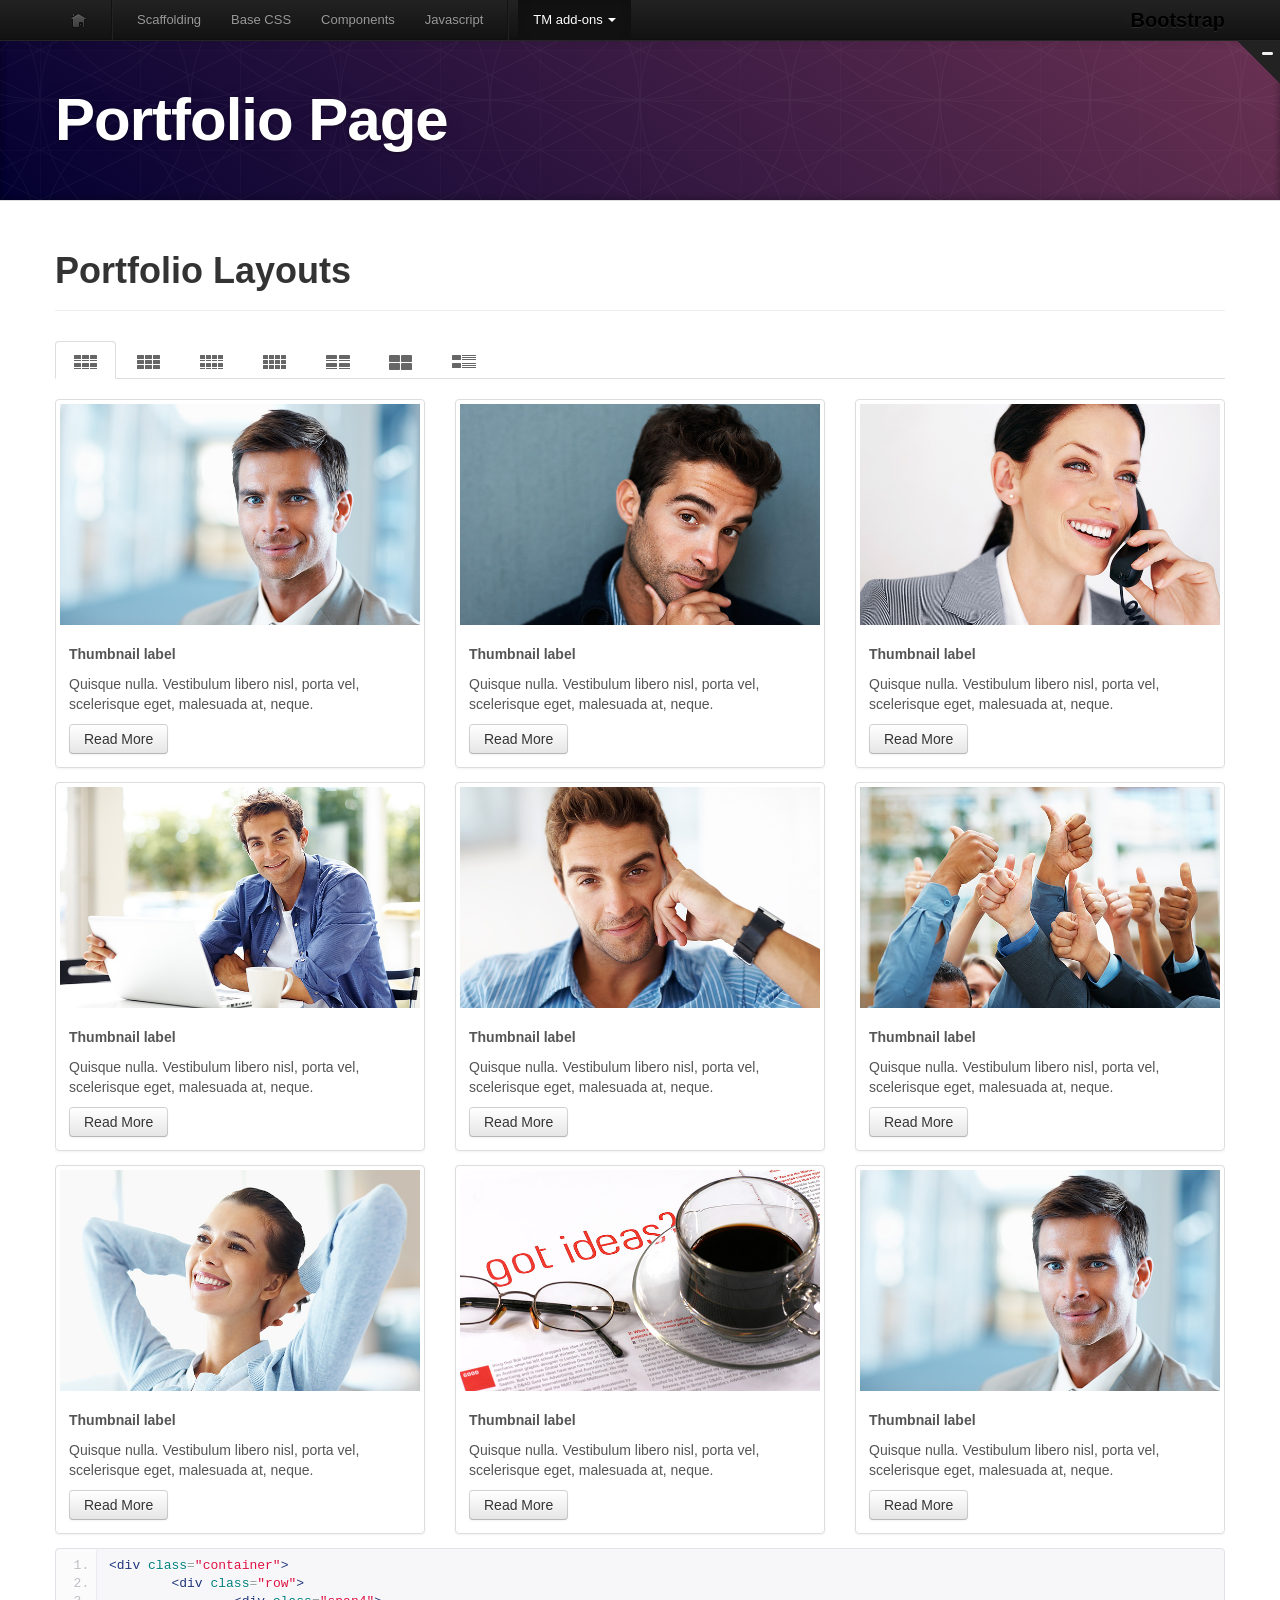
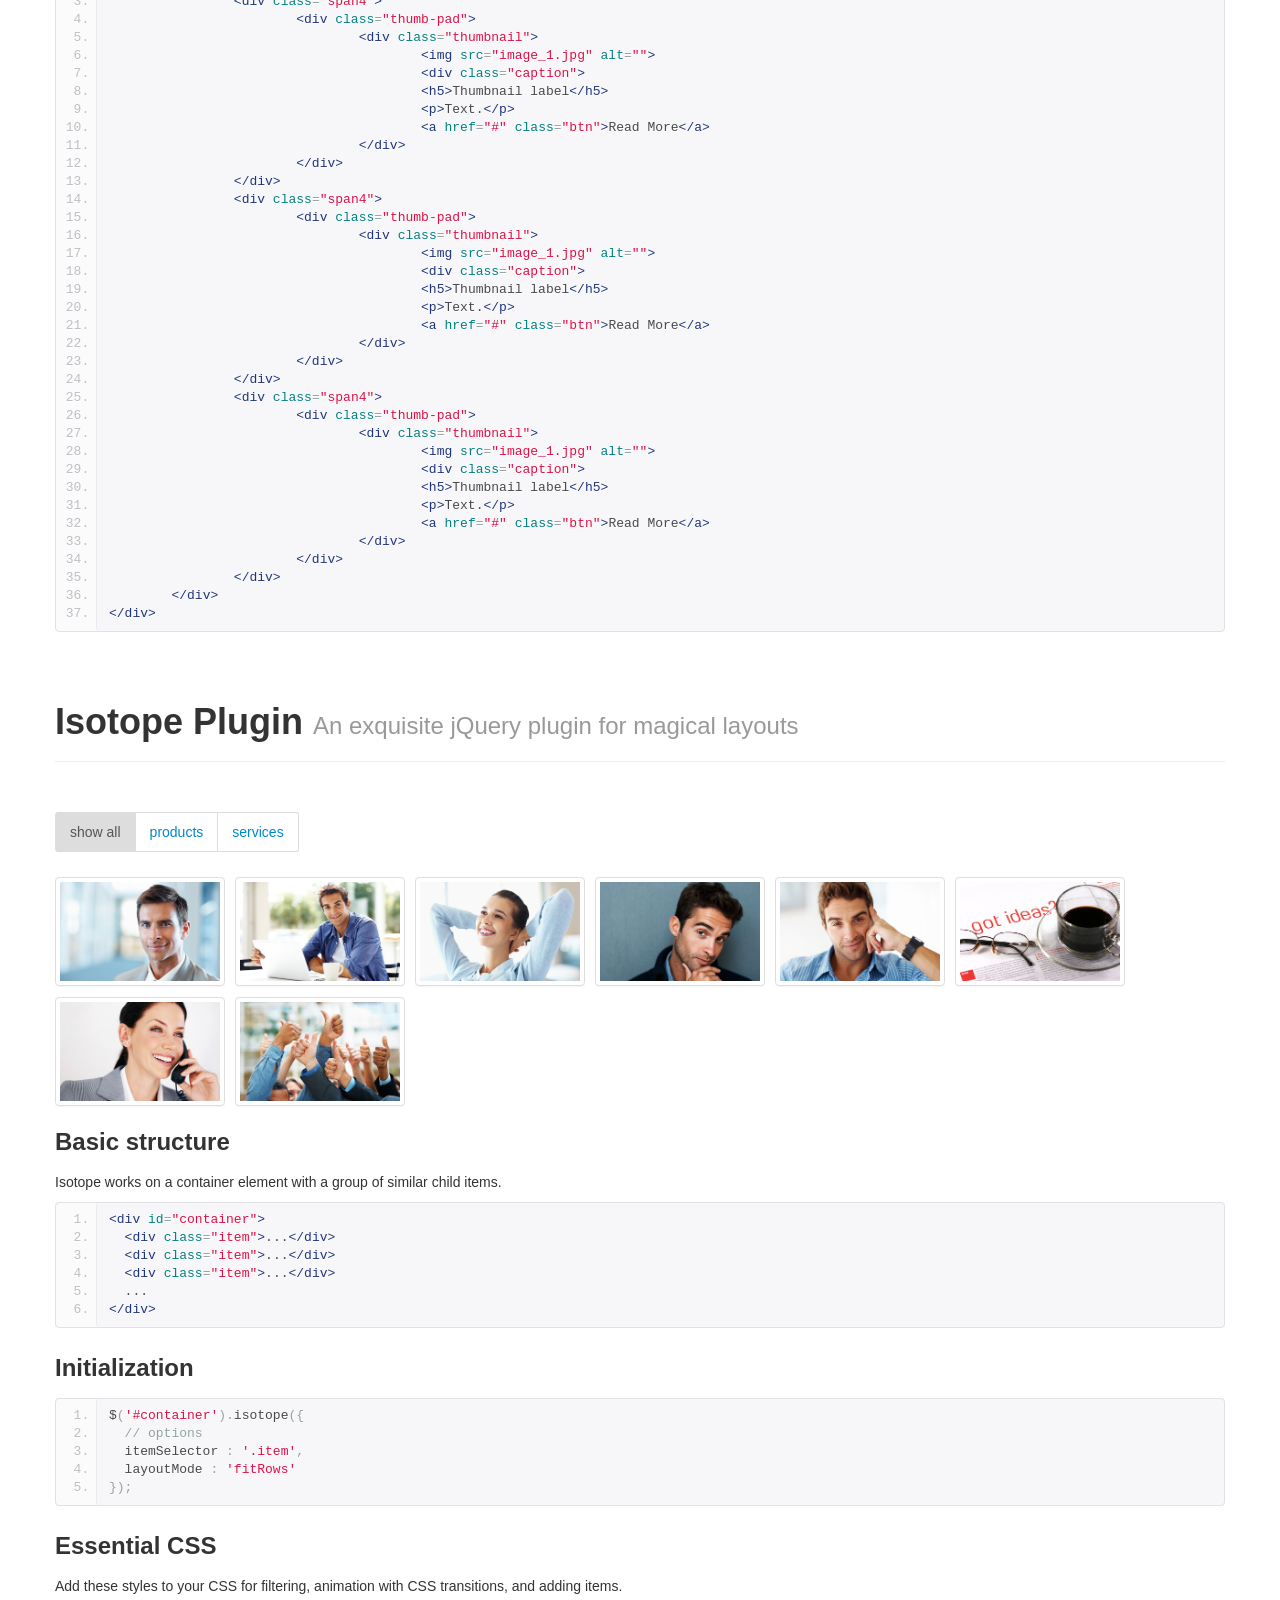
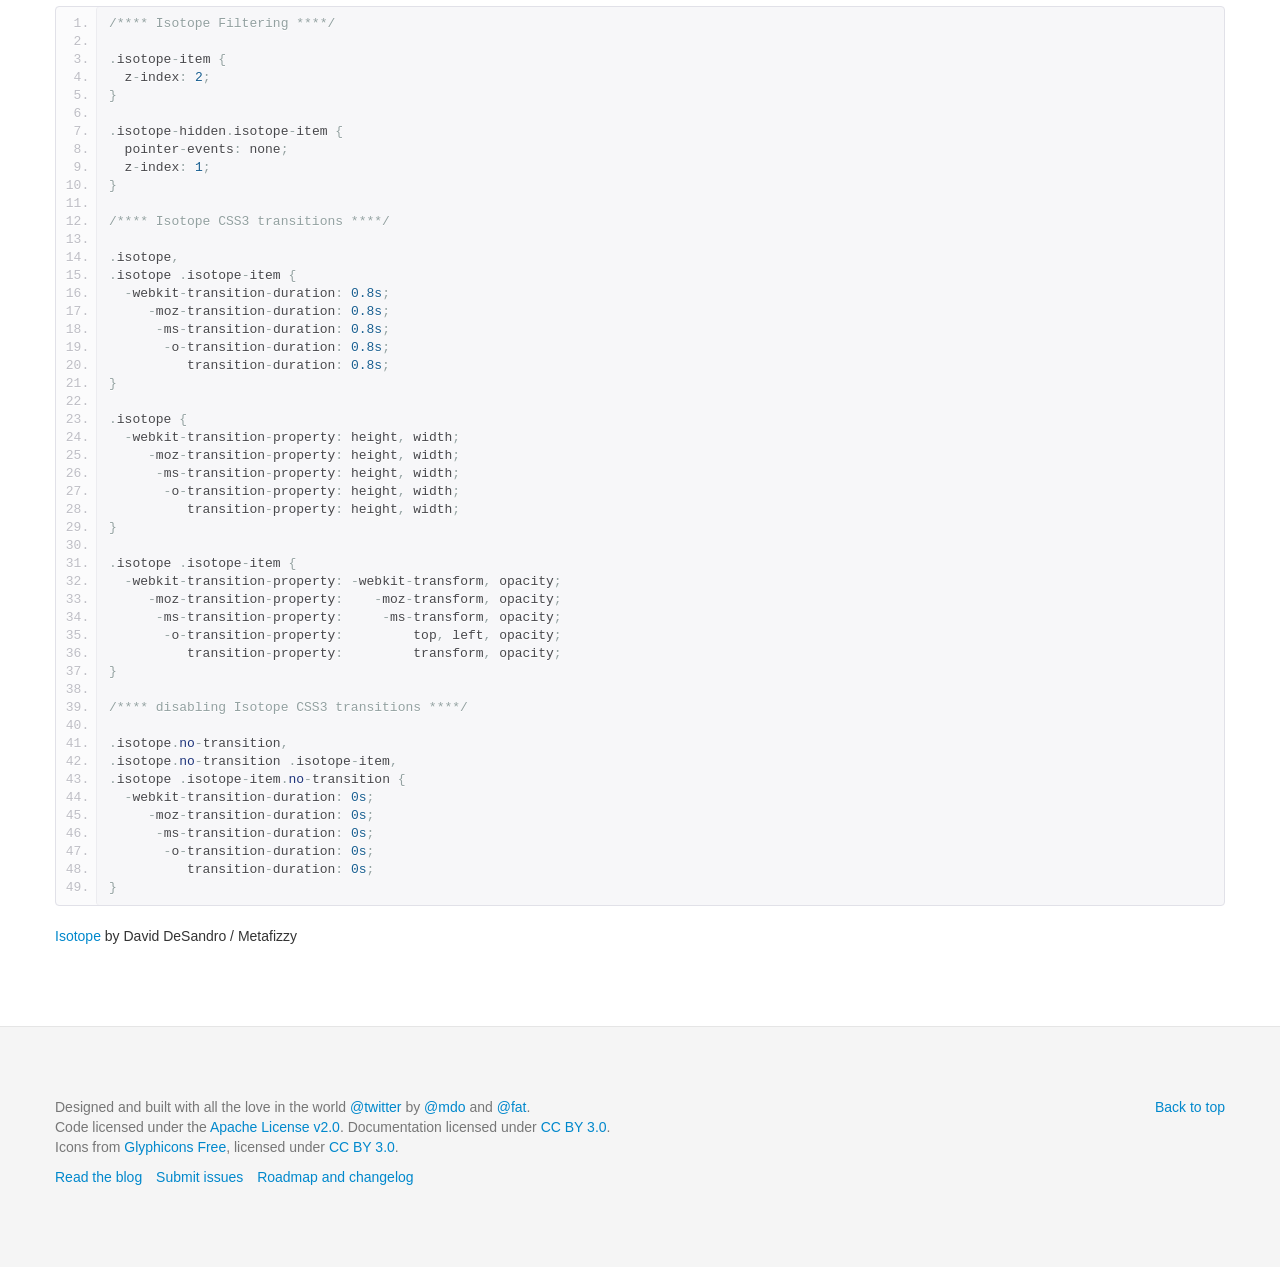
<file: public/kataklimt/assets/portfolio.html>
<!DOCTYPE html>
<html lang="en">
<head>
	<meta charset="utf-8">
  	<title>Portfolio</title>
    <meta name="viewport" content="width=device-width, initial-scale=1.0">
    <meta name="description" content="">
    <meta name="author" content="">
    <meta name="description" content="">

   <!-- styles -->
    <link href="css/bootstrap.css" rel="stylesheet">
    <link href="css/bootstrap-responsive.css" rel="stylesheet">
    <link href="css/docs.css" rel="stylesheet">
    <link href="css/prettify.css" rel="stylesheet">
    <link href="css/tm_docs.css" rel="stylesheet">

    <!-- Le HTML5 shim, for IE6-8 support of HTML5 elements -->
    <!--[if lt IE 9]>
    <link href="css/ie.css" rel="stylesheet">
      <script src="http://html5shim.googlecode.com/svn/trunk/html5.js"></script>
    <![endif]-->

</head>

  <body data-spy="scroll" data-target=".bs-docs-sidebar">


<!-- Navbar
    ================================================== -->
    <div class="navbar navbar-inverse navbar-fixed-top" id="advanced">
      <span class="trigger"><strong></strong><em></em></span>
      <div class="navbar-inner">
        <div class="container">
          <button type="button" class="btn btn-navbar" data-toggle="collapse" data-target=".nav-collapse">
            <span class="icon-bar"></span>
            <span class="icon-bar"></span>
            <span class="icon-bar"></span>
          </button>
          <a class="brand" href="scaffolding.html">Bootstrap</a>
          <div class="nav-collapse collapse">
            <ul class="nav">
              <li class="home">
                <a href="../index.html"><img src="img/tm/tm_home.png" alt=""></a>
              </li>
              <li class="divider-vertical"></li>
              <li >
                <a href="scaffolding.html">Scaffolding</a>
              </li>
              <li class="">
                <a href="base-css.html">Base CSS</a>
              </li>
              <li class="">
                <a href="components.html">Components</a>
              </li>
              <li class="">
                <a href="javascript.html">Javascript</a>
              </li>
              <li class="divider-vertical"></li>
              <li class="dropdown active">
                <a href="#" class="dropdown-toggle" data-toggle="dropdown">TM add-ons <b class="caret"></b></a>
                <ul class="dropdown-menu">
                  <li><a href="../404.html">Pages</a>
                    <ul>  
                      <li><a href="under_construction.html">Under Construction</a></li>
                      <li><a href="intro.html">Intro Page</a></li>
                      <li class=""><a href="../404.html">404 page</a></li>
                    </ul>
                  </li>
                  <li class="active"><a href="portfolio.html">Portfolio</a></li>
                  <li><a href="slider.html">Slider</a></li>
                  <li><a href="social_media.html">Social and Media<br> Sharing</a></li>
                  <li><a href="css3.html">CSS3 Tricks</a></li>
                </ul>
              </li>
            </ul>
          </div>
        </div>
      </div>
    </div>

<!-- Subhead
================================================== -->
<header class="jumbotron subhead" id="overview">
  <div class="container">
	<h1>Portfolio Page</h1>
  </div>
</header>

  <div class="container">


<section id="columns">
		<div class="row">
			<div class="span12">
				<div class="page-header">
				    <h1>Portfolio Layouts</h1>
				</div>
				<div class="">
					<ul class="nav nav-tabs nav_portfolio">
						<li class="tm_portfolio3_capt active"><a href="#tab1" data-toggle="tab"><span></span><small>Three Columns with label</small></a></li>
						<li class="tm_portfolio3"><a href="#tab2" data-toggle="tab"><span></span><small>Three Columns</small></a></li>
						<li class="tm_portfolio4_capt"><a href="#tab3" data-toggle="tab"><span></span><small>Four Columns with label</small></a></li>
						<li class="tm_portfolio4"><a href="#tab4" data-toggle="tab"><span></span><small>Four Columns</small></a></li>
						<li class="tm_portfolio2_capt"><a href="#tab5" data-toggle="tab"><span></span><small>Two Columns with label</small></a></li>
						<li class="tm_portfolio2"><a href="#tab6" data-toggle="tab"><span></span><small>Two Columns</small></a></li>
						<li class="tm_portfolio1"><a href="#tab7" data-toggle="tab"><span></span><small>One column with label</small></a></li>
					</ul>
				</div>
			</div>
		</div>
		<div class="tab-content">
<!-- Three with Caption Columns Begin -->

		<div class="tab-pane active" id="tab1">
			<div class="">
				<div class="row">
					<div class="span4">
							<div class="thumb-pad">
								<div class="thumbnail">
									<img src="img/stock_images/700x430_1.jpg" alt="">
									<div class="caption">
										<h5>Thumbnail label</h5>
										<p>Quisque nulla. Vestibulum libero nisl, porta vel, scelerisque eget, malesuada at, neque.</p>
										<a href="#" class="btn">Read More</a>
									</div>
								</div>
							</div>
							<div class="thumb-pad">
								<div class="thumbnail">
									<img src="img/stock_images/700x430_2.jpg" alt="">
									<div class="caption">
										<h5>Thumbnail label</h5>
										<p>Quisque nulla. Vestibulum libero nisl, porta vel, scelerisque eget, malesuada at, neque.</p>
										<a href="#" class="btn">Read More</a>
									</div>
								</div>
							</div>
							<div class="thumb-pad">
								<div class="thumbnail">
									<img src="img/stock_images/700x430_3.jpg" alt="">
									<div class="caption">
										<h5>Thumbnail label</h5>
										<p>Quisque nulla. Vestibulum libero nisl, porta vel, scelerisque eget, malesuada at, neque.</p>
										<a href="#" class="btn">Read More</a>
									</div>
								</div>
							</div>
					</div>
					<div class="span4">
							<div class="thumb-pad">
								<div class="thumbnail">
									<img src="img/stock_images/700x430_4.jpg" alt="">
									<div class="caption">
										<h5>Thumbnail label</h5>
										<p>Quisque nulla. Vestibulum libero nisl, porta vel, scelerisque eget, malesuada at, neque.</p>
										<a href="#" class="btn">Read More</a>
									</div>
								</div>
							</div>
							<div class="thumb-pad">
								<div class="thumbnail">
									<img src="img/stock_images/700x430_5.jpg" alt="">
									<div class="caption">
										<h5>Thumbnail label</h5>
										<p>Quisque nulla. Vestibulum libero nisl, porta vel, scelerisque eget, malesuada at, neque.</p>
										<a href="#" class="btn">Read More</a>
									</div>
								</div>
							</div>
							<div class="thumb-pad">
								<div class="thumbnail">
									<img src="img/stock_images/700x430_6.jpg" alt="">
									<div class="caption">
										<h5>Thumbnail label</h5>
										<p>Quisque nulla. Vestibulum libero nisl, porta vel, scelerisque eget, malesuada at, neque.</p>
										<a href="#" class="btn">Read More</a>
									</div>
								</div>
							</div>
					</div>
					<div class="span4">
							<div class="thumb-pad">
								<div class="thumbnail">
									<img src="img/stock_images/700x430_7.jpg" alt="">
									<div class="caption">
										<h5>Thumbnail label</h5>
										<p>Quisque nulla. Vestibulum libero nisl, porta vel, scelerisque eget, malesuada at, neque.</p>
										<a href="#" class="btn">Read More</a>
									</div>
								</div>
							</div>
							<div class="thumb-pad">
								<div class="thumbnail">
									<img src="img/stock_images/700x430_8.jpg" alt="">
									<div class="caption">
										<h5>Thumbnail label</h5>
										<p>Quisque nulla. Vestibulum libero nisl, porta vel, scelerisque eget, malesuada at, neque.</p>
										<a href="#" class="btn">Read More</a>
									</div>
								</div>
							</div>
							<div class="thumb-pad">
								<div class="thumbnail">
									<img src="img/stock_images/700x430_1.jpg" alt="">
									<div class="caption">
										<h5>Thumbnail label</h5>
										<p>Quisque nulla. Vestibulum libero nisl, porta vel, scelerisque eget, malesuada at, neque.</p>
										<a href="#" class="btn">Read More</a>
									</div>
								</div>
							</div>
					</div>
				</div>
				<div class="row">
					<div class="span12">
<pre class="prettyprint linenums">
&lt;div class="container"&gt;
	&lt;div class="row"&gt;
		&lt;div class="span4"&gt;
			&lt;div class="thumb-pad"&gt;
				&lt;div class="thumbnail"&gt;
					&lt;img src="image_1.jpg" alt=""&gt;
					&lt;div class="caption"&gt;
					&lt;h5&gt;Thumbnail label&lt;/h5&gt;
					&lt;p&gt;Text.&lt;/p&gt;
					&lt;a href="#" class="btn"&gt;Read More&lt;/a&gt;
				&lt;/div&gt;
			&lt;/div&gt;
		&lt;/div&gt;
		&lt;div class="span4"&gt;
			&lt;div class="thumb-pad"&gt;
				&lt;div class="thumbnail"&gt;
					&lt;img src="image_1.jpg" alt=""&gt;
					&lt;div class="caption"&gt;
					&lt;h5&gt;Thumbnail label&lt;/h5&gt;
					&lt;p&gt;Text.&lt;/p&gt;
					&lt;a href="#" class="btn"&gt;Read More&lt;/a&gt;
				&lt;/div&gt;
			&lt;/div&gt;
		&lt;/div&gt;
		&lt;div class="span4"&gt;
			&lt;div class="thumb-pad"&gt;
				&lt;div class="thumbnail"&gt;
					&lt;img src="image_1.jpg" alt=""&gt;
					&lt;div class="caption"&gt;
					&lt;h5&gt;Thumbnail label&lt;/h5&gt;
					&lt;p&gt;Text.&lt;/p&gt;
					&lt;a href="#" class="btn"&gt;Read More&lt;/a&gt;
				&lt;/div&gt;
			&lt;/div&gt;
		&lt;/div&gt;
	&lt;/div&gt;
&lt;/div&gt;</pre>
					</div>
				</div>
			</div>
		</div>
<!-- Three with Caption Columns End -->
<!-- Three Columns Begin -->
		<div class="tab-pane" id="tab2">
			<div class="">
				<div class="row">
					<div class="span4">
						<div class="thumb-pad">
							<a href="#" class="thumbnail"><img src="img/stock_images/700x430_2.jpg" alt=""></a>
						</div>
						<div class="thumb-pad">
							<a href="#" class="thumbnail"><img src="img/stock_images/700x430_5.jpg" alt=""></a>
						</div>
						<div class="thumb-pad">
							<a href="#" class="thumbnail"><img src="img/stock_images/700x430_8.jpg" alt=""></a>
						</div>
						<div class="thumb-pad">
							<a href="#" class="thumbnail"><img src="img/stock_images/700x430_3.jpg" alt=""></a>
						</div>
					</div>
					<div class="span4">
						<div class="thumb-pad">
							<a href="#" class="thumbnail"><img src="img/stock_images/700x430_3.jpg" alt=""></a>
						</div>
						<div class="thumb-pad">
							<a href="#" class="thumbnail"><img src="img/stock_images/700x430_6.jpg" alt=""></a>
						</div>
						<div class="thumb-pad">
							<a href="#" class="thumbnail"><img src="img/stock_images/700x430_1.jpg" alt=""></a>
						</div>
						<div class="thumb-pad">
							<a href="#" class="thumbnail"><img src="img/stock_images/700x430_4.jpg" alt=""></a>
						</div>
					</div>
					<div class="span4">
						<div class="thumb-pad">
							<a href="#" class="thumbnail"><img src="img/stock_images/700x430_4.jpg" alt=""></a>
						</div>
						<div class="thumb-pad">
							<a href="#" class="thumbnail"><img src="img/stock_images/700x430_7.jpg" alt=""></a>
						</div>
						<div class="thumb-pad">
							<a href="#" class="thumbnail"><img src="img/stock_images/700x430_2.jpg" alt=""></a>
						</div>
						<div class="thumb-pad">
							<a href="#" class="thumbnail"><img src="img/stock_images/700x430_5.jpg" alt=""></a>
						</div>
					</div>
				</div>
				<div class="row">
					<div class="span12">
<pre class="prettyprint linenums">
&lt;div class="container"&gt;
	&lt;div class="row"&gt;
		&lt;div class="span4"&gt;
			&lt;div class="thumb-pad"&gt;
				&lt;a href="#" class="thumbnail"&gt;&lt;img src="image_2.jpg" alt=""&gt;&lt;/a&gt;
			&lt;/div&gt;
		&lt;/div&gt;
		&lt;div class="span4"&gt;
			&lt;div class="thumb-pad"&gt;
				&lt;a href="#" class="thumbnail"&gt;&lt;img src="image_2.jpg" alt=""&gt;&lt;/a&gt;
			&lt;/div&gt;
		&lt;/div&gt;
		&lt;div class="span4"&gt;
			&lt;div class="thumb-pad"&gt;
				&lt;a href="#" class="thumbnail"&gt;&lt;img src="image_2.jpg" alt=""&gt;&lt;/a&gt;
			&lt;/div&gt;
		&lt;/div&gt;
	&lt;/div&gt;
&lt;/div&gt;</pre>
					</div>
				</div>
			</div>
		</div>
<!-- Three Columns End -->
<!-- Four with Caption Columns Begin -->
		<div class="tab-pane" id="tab3">
			<div class="container">
				<div class="row">
					<div class="span3">
						<div class="thumb-pad">
							<div class="thumbnail">
								<img src="img/stock_images/700x430_1.jpg" alt="">
								<div class="caption">
									<h5>Thumbnail label</h5>
									<p>Quisque nulla. Vestibulum libero nisl, porta vel, scelerisque eget, malesuada at, neque.</p>
									<a href="#" class="btn">Read More</a>
								</div>
							</div>
						</div>
						<div class="thumb-pad">
							<div class="thumbnail">
								<img src="img/stock_images/700x430_5.jpg" alt="">
								<div class="caption">
									<h5>Thumbnail label</h5>
									<p>Quisque nulla. Vestibulum libero nisl, porta vel, scelerisque eget, malesuada at, neque.</p>
									<a href="#" class="btn">Read More</a>
								</div>
							</div>
						</div>
						<div class="thumb-pad">
							<div class="thumbnail">
								<img src="img/stock_images/700x430_8.jpg" alt="">
								<div class="caption">
									<h5>Thumbnail label</h5>
									<p>Quisque nulla. Vestibulum libero nisl, porta vel, scelerisque eget, malesuada at, neque.</p>
									<a href="#" class="btn">Read More</a>
								</div>
							</div>
						</div>
						<div class="thumb-pad">
							<div class="thumbnail">
								<img src="img/stock_images/700x430_4.jpg" alt="">
								<div class="caption">
									<h5>Thumbnail label</h5>
									<p>Quisque nulla. Vestibulum libero nisl, porta vel, scelerisque eget, malesuada at, neque.</p>
									<a href="#" class="btn">Read More</a>
								</div>
							</div>
						</div>
					</div>
					<div class="span3">
						<div class="thumb-pad">
							<div class="thumbnail">
								<img src="img/stock_images/700x430_2.jpg" alt="">
								<div class="caption">
									<h5>Thumbnail label</h5>
									<p>Quisque nulla. Vestibulum libero nisl, porta vel, scelerisque eget, malesuada at, neque.</p>
									<a href="#" class="btn">Read More</a>
								</div>
							</div>
						</div>
						<div class="thumb-pad">
							<div class="thumbnail">
								<img src="img/stock_images/700x430_6.jpg" alt="">
								<div class="caption">
									<h5>Thumbnail label</h5>
									<p>Quisque nulla. Vestibulum libero nisl, porta vel, scelerisque eget, malesuada at, neque.</p>
									<a href="#" class="btn">Read More</a>
								</div>
							</div>
						</div>
						<div class="thumb-pad">
							<div class="thumbnail">
								<img src="img/stock_images/700x430_5.jpg" alt="">
								<div class="caption">
									<h5>Thumbnail label</h5>
									<p>Quisque nulla. Vestibulum libero nisl, porta vel, scelerisque eget, malesuada at, neque.</p>
									<a href="#" class="btn">Read More</a>
								</div>
							</div>
						</div>
						<div class="thumb-pad">
							<div class="thumbnail">
								<img src="img/stock_images/700x430_2.jpg" alt="">
								<div class="caption">
									<h5>Thumbnail label</h5>
									<p>Quisque nulla. Vestibulum libero nisl, porta vel, scelerisque eget, malesuada at, neque.</p>
									<a href="#" class="btn">Read More</a>
								</div>
							</div>
						</div>
					</div>
					<div class="span3">
						<div class="thumb-pad">
							<div class="thumbnail">
								<img src="img/stock_images/700x430_3.jpg" alt="">
								<div class="caption">
									<h5>Thumbnail label</h5>
									<p>Quisque nulla. Vestibulum libero nisl, porta vel, scelerisque eget, malesuada at, neque.</p>
									<a href="#" class="btn">Read More</a>
								</div>
							</div>
						</div>
						<div class="thumb-pad">
							<div class="thumbnail">
								<img src="img/stock_images/700x430_7.jpg" alt="">
								<div class="caption">
									<h5>Thumbnail label</h5>
									<p>Quisque nulla. Vestibulum libero nisl, porta vel, scelerisque eget, malesuada at, neque.</p>
									<a href="#" class="btn">Read More</a>
								</div>
							</div>
						</div>
						<div class="thumb-pad">
							<div class="thumbnail">
								<img src="img/stock_images/700x430_1.jpg" alt="">
								<div class="caption">
									<h5>Thumbnail label</h5>
									<p>Quisque nulla. Vestibulum libero nisl, porta vel, scelerisque eget, malesuada at, neque.</p>
									<a href="#" class="btn">Read More</a>
								</div>
							</div>
						</div>
						<div class="thumb-pad">
							<div class="thumbnail">
								<img src="img/stock_images/700x430_7.jpg" alt="">
								<div class="caption">
									<h5>Thumbnail label</h5>
									<p>Quisque nulla. Vestibulum libero nisl, porta vel, scelerisque eget, malesuada at, neque.</p>
									<a href="#" class="btn">Read More</a>
								</div>
							</div>
						</div>
					</div>
					<div class="span3">
						<div class="thumb-pad">
							<div class="thumbnail">
								<img src="img/stock_images/700x430_4.jpg" alt="">
								<div class="caption">
									<h5>Thumbnail label</h5>
									<p>Quisque nulla. Vestibulum libero nisl, porta vel, scelerisque eget, malesuada at, neque.</p>
									<a href="#" class="btn">Read More</a>
								</div>
							</div>
						</div>
						<div class="thumb-pad">
							<div class="thumbnail">
								<img src="img/stock_images/700x430_8.jpg" alt="">
								<div class="caption">
									<h5>Thumbnail label</h5>
									<p>Quisque nulla. Vestibulum libero nisl, porta vel, scelerisque eget, malesuada at, neque.</p>
									<a href="#" class="btn">Read More</a>
								</div>
							</div>
						</div>
						<div class="thumb-pad">
							<div class="thumbnail">
								<img src="img/stock_images/700x430_4.jpg" alt="">
								<div class="caption">
									<h5>Thumbnail label</h5>
									<p>Quisque nulla. Vestibulum libero nisl, porta vel, scelerisque eget, malesuada at, neque.</p>
									<a href="#" class="btn">Read More</a>
								</div>
							</div>
						</div>
						<div class="thumb-pad">
							<div class="thumbnail">
								<img src="img/stock_images/700x430_5.jpg" alt="">
								<div class="caption">
									<h5>Thumbnail label</h5>
									<p>Quisque nulla. Vestibulum libero nisl, porta vel, scelerisque eget, malesuada at, neque.</p>
									<a href="#" class="btn">Read More</a>
								</div>
							</div>
						</div>
					</div>
				</div>
				<div class="row">
					<div class="span12">
<pre class="prettyprint linenums">
&lt;div class="container"&gt;
	&lt;div class="row"&gt;
		&lt;div class="span3"&gt;
			&lt;div class="thumb-pad"&gt;
				&lt;div class="thumbnail"&gt;
					&lt;img src="image_1.jpg" alt=""&gt;
					&lt;div class="caption"&gt;
					&lt;h5&gt;Thumbnail label&lt;/h5&gt;
					&lt;p&gt;Text.&lt;/p&gt;
					&lt;a href="#" class="btn"&gt;Read More&lt;/a&gt;
				&lt;/div&gt;
			&lt;/div&gt;
		&lt;/div&gt;
		&lt;div class="span3"&gt;
			&lt;div class="thumb-pad"&gt;
				&lt;div class="thumbnail"&gt;
					&lt;img src="image_1.jpg" alt=""&gt;
					&lt;div class="caption"&gt;
					&lt;h5&gt;Thumbnail label&lt;/h5&gt;
					&lt;p&gt;Text.&lt;/p&gt;
					&lt;a href="#" class="btn"&gt;Read More&lt;/a&gt;
				&lt;/div&gt;
			&lt;/div&gt;
		&lt;/div&gt;
		&lt;div class="span3"&gt;
			&lt;div class="thumb-pad"&gt;
				&lt;div class="thumbnail"&gt;
					&lt;img src="image_1.jpg" alt=""&gt;
					&lt;div class="caption"&gt;
					&lt;h5&gt;Thumbnail label&lt;/h5&gt;
					&lt;p&gt;Text.&lt;/p&gt;
					&lt;a href="#" class="btn"&gt;Read More&lt;/a&gt;
				&lt;/div&gt;
			&lt;/div&gt;
		&lt;/div&gt;
		&lt;div class="span3"&gt;
			&lt;div class="thumb-pad"&gt;
				&lt;div class="thumbnail"&gt;
					&lt;img src="image_1.jpg" alt=""&gt;
					&lt;div class="caption"&gt;
					&lt;h5&gt;Thumbnail label&lt;/h5&gt;
					&lt;p&gt;Text.&lt;/p&gt;
					&lt;a href="#" class="btn"&gt;Read More&lt;/a&gt;
				&lt;/div&gt;
			&lt;/div&gt;
		&lt;/div&gt;
	&lt;/div&gt;
&lt;/div&gt;</pre>
					</div>
				</div>
			</div>
		</div>
<!-- Four with Caption Columns End -->
<!-- Four Columns Begin -->
		<div class="tab-pane" id="tab4">
			<div class="container">
				<div class="row">
					<div class="span3">
						<div class="thumb-pad">
							<a href="#" class="thumbnail"><img src="img/stock_images/700x430_1.jpg" alt=""></a>
						</div>
						<div class="thumb-pad">
							<a href="#" class="thumbnail"><img src="img/stock_images/700x430_5.jpg" alt=""></a>
						</div>
						<div class="thumb-pad">
							<a href="#" class="thumbnail"><img src="img/stock_images/700x430_8.jpg" alt=""></a>
						</div>
						<div class="thumb-pad">
							<a href="#" class="thumbnail"><img src="img/stock_images/700x430_4.jpg" alt=""></a>
						</div>
					</div>
					<div class="span3">
						<div class="thumb-pad">
							<a href="#" class="thumbnail"><img src="img/stock_images/700x430_2.jpg" alt=""></a>
						</div>
						<div class="thumb-pad">
							<a href="#" class="thumbnail"><img src="img/stock_images/700x430_3.jpg" alt=""></a>
						</div>
						<div class="thumb-pad">
							<a href="#" class="thumbnail"><img src="img/stock_images/700x430_6.jpg" alt=""></a>
						</div>
						<div class="thumb-pad">
							<a href="#" class="thumbnail"><img src="img/stock_images/700x430_7.jpg" alt=""></a>
						</div>
					</div>
					<div class="span3">
						<div class="thumb-pad">
							<a href="#" class="thumbnail"><img src="img/stock_images/700x430_5.jpg" alt=""></a>
						</div>
						<div class="thumb-pad">
							<a href="#" class="thumbnail"><img src="img/stock_images/700x430_8.jpg" alt=""></a>
						</div>
						<div class="thumb-pad">
							<a href="#" class="thumbnail"><img src="img/stock_images/700x430_1.jpg" alt=""></a>
						</div>
						<div class="thumb-pad">
							<a href="#" class="thumbnail"><img src="img/stock_images/700x430_2.jpg" alt=""></a>
						</div>
					</div>
					<div class="span3">
						<div class="thumb-pad">
							<a href="#" class="thumbnail"><img src="img/stock_images/700x430_2.jpg" alt=""></a>
						</div>
						<div class="thumb-pad">
							<a href="#" class="thumbnail"><img src="img/stock_images/700x430_6.jpg" alt=""></a>
						</div>
						<div class="thumb-pad">
							<a href="#" class="thumbnail"><img src="img/stock_images/700x430_3.jpg" alt=""></a>
						</div>
						<div class="thumb-pad">
							<a href="#" class="thumbnail"><img src="img/stock_images/700x430_7.jpg" alt=""></a>
						</div>
					</div>
				</div>
				<div class="row">
					<div class="span12">
<pre class="prettyprint linenums">&lt;div class="container"&gt;
	&lt;div class="row"&gt;
		&lt;div class="span3"&gt;
			&lt;div class="thumb-pad"&gt;
				&lt;a href="#" class="thumbnail"&gt;&lt;img src="image_1.jpg" alt=""&gt;&lt;/a&gt;
			&lt;/div&gt;
		&lt;/div&gt;
		&lt;div class="span3"&gt;
			&lt;div class="thumb-pad"&gt;
				&lt;a href="#" class="thumbnail"&gt;&lt;img src="image_1.jpg" alt=""&gt;&lt;/a&gt;
			&lt;/div&gt;
		&lt;/div&gt;
		&lt;div class="span3"&gt;
			&lt;div class="thumb-pad"&gt;
				&lt;a href="#" class="thumbnail"&gt;&lt;img src="image_1.jpg" alt=""&gt;&lt;/a&gt;
			&lt;/div&gt;
		&lt;/div&gt;
		&lt;div class="span3"&gt;
			&lt;div class="thumb-pad"&gt;
				&lt;a href="#" class="thumbnail"&gt;&lt;img src="image_1.jpg" alt=""&gt;&lt;/a&gt;
			&lt;/div&gt;
		&lt;/div&gt;
	&lt;/div&gt;
&lt;/div&gt;</pre>
					</div>
				</div>
			</div>
		</div>
<!-- Four Columns End -->
<!-- Two Columns with Caption Begin -->
		<div class="tab-pane" id="tab5">
			<div class="container">
				<div class="row">
					<div class="span6">
						<div class="thumb-pad">
							<div class="thumbnail">
								<img src="img/stock_images/700x430_2.jpg" alt="">
								<div class="caption">
									<h5>Thumbnail label</h5>
									<p>Quisque nulla. Vestibulum libero nisl, porta vel, scelerisque eget, malesuada at, neque.</p>
									<a href="#" class="btn">Read More</a>
								</div>
							</div>
						</div>
						<div class="thumb-pad">
							<div class="thumbnail">
								<img src="img/stock_images/700x430_3.jpg" alt="">
								<div class="caption">
									<h5>Thumbnail label</h5>
									<p>Quisque nulla. Vestibulum libero nisl, porta vel, scelerisque eget, malesuada at, neque.</p>
									<a href="#" class="btn">Read More</a>
								</div>
							</div>
						</div>
						<div class="thumb-pad">
							<div class="thumbnail">
								<img src="img/stock_images/700x430_4.jpg" alt="">
								<div class="caption">
									<h5>Thumbnail label</h5>
									<p>Quisque nulla. Vestibulum libero nisl, porta vel, scelerisque eget, malesuada at, neque.</p>
									<a href="#" class="btn">Read More</a>
								</div>
							</div>
						</div>
					</div>
					<div class="span6">
						<div class="thumb-pad">
							<div class="thumbnail">
								<img src="img/stock_images/700x430_1.jpg" alt="">
								<div class="caption">
									<h5>Thumbnail label</h5>
									<p>Quisque nulla. Vestibulum libero nisl, porta vel, scelerisque eget, malesuada at, neque.</p>
									<a href="#" class="btn">Read More</a>
								</div>
							</div>
						</div>
						<div class="thumb-pad">
							<div class="thumbnail">
								<img src="img/stock_images/700x430_5.jpg" alt="">
								<div class="caption">
									<h5>Thumbnail label</h5>
									<p>Quisque nulla. Vestibulum libero nisl, porta vel, scelerisque eget, malesuada at, neque.</p>
									<a href="#" class="btn">Read More</a>
								</div>
							</div>
						</div>
						<div class="thumb-pad">
							<div class="thumbnail">
								<img src="img/stock_images/700x430_6.jpg" alt="">
								<div class="caption">
									<h5>Thumbnail label</h5>
									<p>Quisque nulla. Vestibulum libero nisl, porta vel, scelerisque eget, malesuada at, neque.</p>
									<a href="#" class="btn">Read More</a>
								</div>
							</div>
						</div>
					</div>
				</div>
				<div class="row">
					<div class="span12">
<pre class="prettyprint linenums">&lt;div class="container"&gt;
	&lt;div class="row"&gt;
		&lt;div class="span6"&gt;
			&lt;div class="thumb-pad"&gt;
				&lt;div class="thumbnail"&gt;
					&lt;img src="image_1.jpg" alt=""&gt;
					&lt;div class="caption"&gt;
					&lt;h5&gt;Thumbnail label&lt;/h5&gt;
					&lt;p&gt;Text.&lt;/p&gt;
					&lt;a href="#" class="btn"&gt;Read More&lt;/a&gt;
				&lt;/div&gt;
			&lt;/div&gt;
		&lt;/div&gt;
		&lt;div class="span6"&gt;
			&lt;div class="thumb-pad"&gt;
				&lt;div class="thumbnail"&gt;
					&lt;img src="image_1.jpg" alt=""&gt;
					&lt;div class="caption"&gt;
					&lt;h5&gt;Thumbnail label&lt;/h5&gt;
					&lt;p&gt;Text.&lt;/p&gt;
					&lt;a href="#" class="btn"&gt;Read More&lt;/a&gt;
				&lt;/div&gt;
			&lt;/div&gt;
		&lt;/div&gt;
	&lt;/div&gt;
&lt;/div&gt;</pre>
					</div>
				</div>
			</div>
		</div>
<!-- Two Columns with Caption End -->
<!-- Two Columns Begin -->
		<div class="tab-pane" id="tab6">
			<div class="container">
				<div class="row">
					<div class="span6">
						<div class="thumb-pad">
							<a href="#" class="thumbnail"><img src="img/stock_images/700x430_1.jpg" alt=""></a>
						</div>
						<div class="thumb-pad">
							<a href="#" class="thumbnail"><img src="img/stock_images/700x430_2.jpg" alt=""></a>
						</div>
						<div class="thumb-pad">
							<a href="#" class="thumbnail"><img src="img/stock_images/700x430_3.jpg" alt=""></a>
						</div>
					</div>
					<div class="span6">
						<div class="thumb-pad">
							<a href="#" class="thumbnail"><img src="img/stock_images/700x430_4.jpg" alt=""></a>
						</div>
						<div class="thumb-pad">
							<a href="#" class="thumbnail"><img src="img/stock_images/700x430_5.jpg" alt=""></a>
						</div>
						<div class="thumb-pad">
							<a href="#" class="thumbnail"><img src="img/stock_images/700x430_6.jpg" alt=""></a>
						</div>
					</div>
				</div>
				<div class="row">
					<div class="span12">
<pre class="prettyprint linenums">&lt;div class="container"&gt;
	&lt;div class="row"&gt;
		&lt;div class="span6"&gt;
			&lt;div class="thumb-pad"&gt;
				&lt;a href="#" class="thumbnail"&gt;&lt;img src="image_2.jpg" alt=""&gt;&lt;/a&gt;
			&lt;/div&gt;
		&lt;/div&gt;
		&lt;div class="span6"&gt;
			&lt;div class="thumb-pad"&gt;
				&lt;a href="#" class="thumbnail"&gt;&lt;img src="image_2.jpg" alt=""&gt;&lt;/a&gt;
			&lt;/div&gt;
		&lt;/div&gt;
	&lt;/div&gt;
&lt;/div&gt;</pre>
					</div>
				</div>
			</div>
		</div>
<!-- Two Columns End -->
<!-- Full-width Begin -->
		<div class="tab-pane" id="tab7">
			<div class="container">
				<div class="row">
					<div class="span12">
						<div class="row thumb-pad">
							<div class="span4"><a href="#" class="thumbnail"><img src="img/stock_images/700x430_1.jpg" alt=""></a></div>
							<div class="span8">
								<p>Quisque nulla. Vestibulum libero nisl, porta vel, scelerisque eget, malesuada at, neque. Vivamus eget nibh. Etiam cursus leo vel metus. Nulla facilisi. Aenean augue. Nam elit magna, hendrerit sit amet, tincidunt ac, viverra sed, nulla. Donec porta diam eu massa. Quisque diam lorem, interdum vitae, dapibus ac, scelerisque vitae, pede.</p>
								<p>Mauris accumsan nulla vel diam. Sed lacus ut enim adipiscing aliquet. Nulla venenatis. In pede mi, aliquet sit amet, euismod in, auctor ut, ligula. Aliquam dapibus tincidunt metus. Praesent justo dolor, lobortis quis, lobortis dignissim, pulvinar ac lorem. Vestibulum sed ante. Donec sagittis euismod purus voluptatem accusantium doloremque. Sed ut perspiciatis unde omnis iste natus error sit voluptatem accusantium doloremque laudantium</p>
								<a href="#" class="btn">Read More</a>
							</div>
						</div>
						<div class="row thumb-pad">
							<div class="span4"><a href="#" class="thumbnail"><img src="img/stock_images/700x430_2.jpg" alt=""></a></div>
							<div class="span8">
								<p>Quisque nulla. Vestibulum libero nisl, porta vel, scelerisque eget, malesuada at, neque. Vivamus eget nibh. Etiam cursus leo vel metus. Nulla facilisi. Aenean augue. Nam elit magna, hendrerit sit amet, tincidunt ac, viverra sed, nulla. Donec porta diam eu massa. Quisque diam lorem, interdum vitae, dapibus ac, scelerisque vitae, pede.</p>
								<p>Mauris accumsan nulla vel diam. Sed lacus ut enim adipiscing aliquet. Nulla venenatis. In pede mi, aliquet sit amet, euismod in, auctor ut, ligula. Aliquam dapibus tincidunt metus. Praesent justo dolor, lobortis quis, lobortis dignissim, pulvinar ac lorem. Vestibulum sed ante. Donec sagittis euismod purus voluptatem accusantium doloremque. Sed ut perspiciatis unde omnis iste natus error sit voluptatem accusantium doloremque laudantium</p>
								<a href="#" class="btn">Read More</a>
							</div>
						</div>
						<div class="row thumb-pad">
							<div class="span8">
								<p>Quisque nulla. Vestibulum libero nisl, porta vel, scelerisque eget, malesuada at, neque. Vivamus eget nibh. Etiam cursus leo vel metus. Nulla facilisi. Aenean augue. Nam elit magna, hendrerit sit amet, tincidunt ac, viverra sed, nulla. Donec porta diam eu massa. Quisque diam lorem, interdum vitae, dapibus ac, scelerisque vitae, pede.</p>
								<p>Mauris accumsan nulla vel diam. Sed lacus ut enim adipiscing aliquet. Nulla venenatis. In pede mi, aliquet sit amet, euismod in, auctor ut, ligula. Aliquam dapibus tincidunt metus. Praesent justo dolor, lobortis quis, lobortis dignissim, pulvinar ac lorem. Vestibulum sed ante. Donec sagittis euismod purus voluptatem accusantium doloremque. Sed ut perspiciatis unde omnis iste natus error sit voluptatem accusantium doloremque laudantium</p>
								<div class=" alignright"><a href="#" class="btn">Read More</a></div>
							</div>
							<div class="span4"><a href="#" class="thumbnail"><img src="img/stock_images/700x430_3.jpg" alt=""></a></div>
						</div>
						<div class="row thumb-pad">
							<div class="span8">
								<p>Quisque nulla. Vestibulum libero nisl, porta vel, scelerisque eget, malesuada at, neque. Vivamus eget nibh. Etiam cursus leo vel metus. Nulla facilisi. Aenean augue. Nam elit magna, hendrerit sit amet, tincidunt ac, viverra sed, nulla. Donec porta diam eu massa. Quisque diam lorem, interdum vitae, dapibus ac, scelerisque vitae, pede.</p>
								<p>Mauris accumsan nulla vel diam. Sed lacus ut enim adipiscing aliquet. Nulla venenatis. In pede mi, aliquet sit amet, euismod in, auctor ut, ligula. Aliquam dapibus tincidunt metus. Praesent justo dolor, lobortis quis, lobortis dignissim, pulvinar ac lorem. Vestibulum sed ante. Donec sagittis euismod purus voluptatem accusantium doloremque. Sed ut perspiciatis unde omnis iste natus error sit voluptatem accusantium doloremque laudantium</p>
								<div class=" alignright"><a href="#" class="btn">Read More</a></div>
							</div>
							<div class="span4"><a href="#" class="thumbnail"><img src="img/stock_images/700x430_4.jpg" alt=""></a></div>
						</div>
					</div>
				</div>
				<div class="row">
					<div class="span12">
<pre class="prettyprint linenums">&lt;div class="container"&gt;
	&lt;div class="row"&gt;
		&lt;div class="span12"&gt;
			&lt;div class="row thumb-pad"&gt;
				&lt;div class="span4"&gt;&lt;a href="#" class="thumbnail"&gt;&lt;img src="image_1.jpg" alt=""&gt;&lt;/a&gt;&lt;/div&gt;
				&lt;div class="span8"&gt;
					&lt;p&gt;Quisque nulla. Vestibulum libero nisl, porta vel, scelerisque eget, malesuada at, neque.&lt;/p&gt;
					&lt;p&gt;Mauris accumsan nulla vel diam. Sed lacus ut enim adipiscing aliquet. Nulla venenatis.&lt;/p&gt;
					&lt;a href="#" class="btn"&gt;Read More&lt;/a&gt;
				&lt;/div&gt;
			&lt;/div&gt;
		&lt;/div&gt;
	&lt;/div&gt;
&lt;/div&gt;</pre>
					</div>
				</div>
			</div>
		</div>
<!-- Full-width End --></div>
</section>
<section id="isotope">
				<div class="row">
					<div class="span12">
						<div class="page-header">
						    <h1>Isotope Plugin <small>An exquisite jQuery plugin for magical layouts</small></h1>
						</div>
<div id="options" class="clearfix">
      <ul id="filters" class="pagination option-set clearfix" data-option-key="filter">
        <li><a href="#filter" data-option-value="*" class="selected">show all</a></li>
        <li><a href="#filter" data-option-value=".prod">products</a></li>
        <li><a href="#filter" data-option-value=".serv">services</a></li>
      </ul>


  </div> <!-- #options -->
  
  <div id="container" class="clearfix">
   
    <div class="element transition prod" data-category="transition">
		<a href="#" class="thumbnail"><img src="img/stock_images/700x430_1.jpg" alt=""></a>
    </div>
      
    <div class="element serv" data-category="metalloid">
    	<a href="#" class="thumbnail"><img src="img/stock_images/700x430_2.jpg" alt=""></a>
    </div>
     
    <div class="element post-transition prod" data-category="post-transition">
    	<a href="#" class="thumbnail"><img src="img/stock_images/700x430_3.jpg" alt=""></a>
    </div>
   
    <div class="element transition serv" data-category="transition">
    	<a href="#" class="thumbnail"><img src="img/stock_images/700x430_4.jpg" alt=""></a>
    </div>
     
    <div class="element alkaline-earth prod" data-category="alkaline-earth">
    	<a href="#" class="thumbnail"><img src="img/stock_images/700x430_5.jpg" alt=""></a>
    </div>
   
    <div class="element transition serv" data-category="transition">
    	<a href="#" class="thumbnail"><img src="img/stock_images/700x430_6.jpg" alt=""></a>
    </div>
    
    <div class="element post-transition prod" data-category="post-transition">
    	<a href="#" class="thumbnail"><img src="img/stock_images/700x430_7.jpg" alt=""></a>
    </div>
    
    <div class="element serv" data-category="metalloid">
    	<a href="#" class="thumbnail"><img src="img/stock_images/700x430_8.jpg" alt=""></a>
    </div>
 
					</div>
				</div>
			</div>

	<div style="clear:both;"></div>
	<div class="row">
		<div class="span12">
			<h3>Basic structure</h3>
			<p>Isotope works on a container element with a group of similar child items.</p>
			<pre class="prettyprint linenums">
&lt;div id="container"&gt;
  &lt;div class="item"&gt;...&lt;/div&gt;
  &lt;div class="item"&gt;...&lt;/div&gt;
  &lt;div class="item"&gt;...&lt;/div&gt;
  ...
&lt;/div&gt;</pre>
			<h3>Initialization</h3>
<pre class="prettyprint linenums">$('#container').isotope({
  // options
  itemSelector : '.item',
  layoutMode : 'fitRows'
});</pre>
			<h3>Essential CSS</h3>
			<p>Add these styles to your CSS for filtering, animation with CSS transitions, and adding items.</p>
<pre class="prettyprint linenums">/**** Isotope Filtering ****/

.isotope-item {
  z-index: 2;
}

.isotope-hidden.isotope-item {
  pointer-events: none;
  z-index: 1;
}

/**** Isotope CSS3 transitions ****/

.isotope,
.isotope .isotope-item {
  -webkit-transition-duration: 0.8s;
     -moz-transition-duration: 0.8s;
      -ms-transition-duration: 0.8s;
       -o-transition-duration: 0.8s;
          transition-duration: 0.8s;
}

.isotope {
  -webkit-transition-property: height, width;
     -moz-transition-property: height, width;
      -ms-transition-property: height, width;
       -o-transition-property: height, width;
          transition-property: height, width;
}

.isotope .isotope-item {
  -webkit-transition-property: -webkit-transform, opacity;
     -moz-transition-property:    -moz-transform, opacity;
      -ms-transition-property:     -ms-transform, opacity;
       -o-transition-property:         top, left, opacity;
          transition-property:         transform, opacity;
}

/**** disabling Isotope CSS3 transitions ****/

.isotope.no-transition,
.isotope.no-transition .isotope-item,
.isotope .isotope-item.no-transition {
  -webkit-transition-duration: 0s;
     -moz-transition-duration: 0s;
      -ms-transition-duration: 0s;
       -o-transition-duration: 0s;
          transition-duration: 0s;
}</pre>
<p><a href="http://isotope.metafizzy.co">Isotope</a> by David DeSandro / Metafizzy</p>
		</div>
	</div>
			</section>

  </div>
   <!-- Footer
    ================================================== -->
    <footer class="footer">
      <div class="container">
        <p class="pull-right"><a href="#">Back to top</a></p>
        <p>Designed and built with all the love in the world <a href="http://twitter.com/twitter" target="_blank">@twitter</a> by <a href="http://twitter.com/mdo" target="_blank">@mdo</a> and <a href="http://twitter.com/fat" target="_blank">@fat</a>.</p>
        <p>Code licensed under the <a href="http://www.apache.org/licenses/LICENSE-2.0" target="_blank">Apache License v2.0</a>. Documentation licensed under <a href="http://creativecommons.org/licenses/by/3.0/">CC BY 3.0</a>.</p>
        <p>Icons from <a href="http://glyphicons.com">Glyphicons Free</a>, licensed under <a href="http://creativecommons.org/licenses/by/3.0/">CC BY 3.0</a>.</p>
        <ul class="footer-links">
          <li><a href="http://blog.getbootstrap.com">Read the blog</a></li>
          <li><a href="https://github.com/twitter/bootstrap/issues?state=open">Submit issues</a></li>
          <li><a href="https://github.com/twitter/bootstrap/wiki">Roadmap and changelog</a></li>
        </ul>
      </div>
    </footer>



    <script type="text/javascript" src="http://platform.twitter.com/widgets.js"></script>
    <script src="js/jquery.js"></script>
    <script src="js/prettify.js"></script>
    <script src="js/bootstrap-transition.js"></script>
    <script src="js/bootstrap-alert.js"></script>
    <script src="js/bootstrap-modal.js"></script>
    <script src="js/bootstrap-dropdown.js"></script>
    <script src="js/bootstrap-scrollspy.js"></script>
    <script src="js/bootstrap-tab.js"></script>
    <script src="js/bootstrap-tooltip.js"></script>
    <script src="js/bootstrap-popover.js"></script>
    <script src="js/bootstrap-button.js"></script>
    <script src="js/bootstrap-collapse.js"></script>
    <script src="js/bootstrap-carousel.js"></script>
    <script src="js/bootstrap-typeahead.js"></script>
    <script src="js/bootstrap-affix.js"></script>
    <script src="js/application.js"></script>
    <script src="js/jquery.cookie.js"></script>
  	<script src="js/jquery.isotope.min.js"></script>
	<script>
	$(function(){
	  
	  var $container = $('#container');

	  $container.isotope({
	    itemSelector : '.element'
	  });
	  
	  
	  var $optionSets = $('#options .option-set'),
	      $optionLinks = $optionSets.find('a');

	  $optionLinks.click(function(){
	    var $this = $(this);
	    // don't proceed if already selected
	    if ( $this.hasClass('selected') ) {
	      return false;
	    }
	    var $optionSet = $this.parents('.option-set');
	    $optionSet.find('.selected').removeClass('selected');
	    $this.addClass('selected');

	    // make option object dynamically, i.e. { filter: '.my-filter-class' }
	    var options = {},
	        key = $optionSet.attr('data-option-key'),
	        value = $this.attr('data-option-value');
	    // parse 'false' as false boolean
	    value = value === 'false' ? false : value;
	    options[ key ] = value;
	    if ( key === 'layoutMode' && typeof changeLayoutMode === 'function' ) {
	      // changes in layout modes need extra logic
	      changeLayoutMode( $this, options )
	    } else {
	      // otherwise, apply new options
	      $container.isotope( options );
	    }
	    
	    return false;
	  });

	  
	});
	</script>
</body>
</html>
</file>
<file: public/kataklimt/css/style.css>
@import url(http://fonts.googleapis.com/css?family=Dorsa);
@charset "utf-8";
/* CSS Document */
a[href^="tel:"] {
  color: inherit;
  text-decoration: none;
}
.color-1 {
  color: #efedef;
}
.img-indent {
  margin: 0px 30px 0 0;
  float: left;
}
.img-indent1 {
  margin: 1px 29px 16px 0;
  float: left;
}
.wrapper {
  width: 100%;
  overflow: hidden;
}
.center {
  text-align: center;
}
.spinner {
  position: fixed;
  left: 0px;
  top: 0px;
  width: 100%;
  height: 100%;
  z-index: 9999;
  background: url(../img/spinner.gif) 50% 50% no-repeat #000000;
}
.preloader {
  background: url(../img/loader.gif) center center no-repeat;
}
.clear {
  clear: both;
  line-height: 0;
  font-size: 0;
  overflow: hidden;
  height: 0;
  width: 100%;
}
.m-top {
  margin-top: -7px;
}
.overflow.extra {
  overflow: visible;
}
.left-0 {
  margin-left: 0 !important;
}
.overflow {
  overflow: hidden;
}
.inner-1 {
  padding-right: 30px;
}
/*------ header ------- */
header {
  padding: 30px 0 29px;
  z-index: 50;
}
/* navbar */
.navbar_ {
  margin: 0;
  position: relative;
}
.navbar_ .navbar-inner_ {
  padding: 0;
  margin: 0;
  border: none;
  min-height: inherit;
  filter: progid:DXImageTransform.Microsoft.gradient(enabled = false);
}
/*nav*/
.navbar_ .container {
  position: relative;
}
.nav-collapse_ {
  padding: 0;
  z-index: 10;
  float: right;
}
.nav-collapse_ .nav li {
  margin: 0;
  padding: 0;
  position: relative;
  zoom: 1;
}
.nav-collapse_ .nav > li {
  -webkit-box-shadow: none;
  -moz-box-shadow: none;
  box-shadow: none;
  background: none;
  margin-left: 22px;
}
.nav-collapse_ .nav li a {
  text-shadow: none;
  text-decoration: none;
  -webkit-transition: all 0.3s ease-in-out;
  -moz-transition: all 0.3s ease-in-out;
  -o-transition: all 0.3s ease-in-out;
  transition: all 0.3s ease-in-out;
  -webkit-box-shadow: none;
  -moz-box-shadow: none;
  box-shadow: none;
  text-transform: none;
  font-family: 'Open Sans', sans-serif;
  font-size: 20px;
  line-height: 22px;
  text-align: center;
  font-weight: 300;
  color: #1a1a1a;
}
.nav-collapse_ .nav > li > a {
  margin: 0;
  padding: 30px 0 32px;
  display: block;
  background: none;
  position: relative;
  z-index: 20;
  width: 84px;
  -webkit-border-radius: 44px;
  -moz-border-radius: 44px;
  border-radius: 44px;
}
.nav-collapse_ .nav > li > a .sf-sub-indicator {
  position: absolute;
  width: 9px;
  height: 6px;
  background: url(../img/indicator1.png) no-repeat 0 0;
  left: 50%;
  bottom: 21px;
  margin-left: -5px;
  -webkit-box-shadow: none;
  -moz-box-shadow: none;
  box-shadow: none;
  -webkit-border-radius: none;
  -moz-border-radius: none;
  border-radius: none;
}
.nav-collapse_ .nav > li.sfHover > a,
.nav-collapse_ .nav > li.sfHover > a:hover,
.nav-collapse_ .nav > li > a:hover,
.nav-collapse_ .nav > li.active > a,
.nav-collapse_ .nav > li.active > a:hover {
  background: #e85356;
  color: #ffffff;
  -webkit-box-shadow: none;
  -moz-box-shadow: none;
  box-shadow: none;
}
.nav-collapse_ .nav > li.sfHover > a .sf-sub-indicator,
.nav-collapse_ .nav > li.active > a .sf-sub-indicator {
  background-position: 0 bottom;
}
.sub-menu > a {
  position: relative;
}
.nav-collapse_ .nav ul {
  position: absolute;
  display: none;
  width: 180px;
  left: -18px;
  top: 115px;
  list-style: none;
  zoom: 1;
  z-index: 9;
  background: #ffffff;
  padding: 12px 0;
  margin: 0;
}
.nav-collapse_ .nav ul li {
  text-align: center;
}
.nav-collapse_ .nav ul li a {
  padding: 4px 0;
  display: block;
  background: none;
}
.nav-collapse_ .nav > li > ul li > a:hover,
.nav-collapse_ .nav > li > ul li.sfHover > a {
  text-decoration: none;
  color: #ffffff;
  background: #e85356;
}
.nav-collapse_ .nav ul .sf-sub-indicator {
  display: none;
}
.nav-collapse_ .nav ul ul li a {
  color: #ffffff;
}
.nav-collapse_ .nav li ul ul li a:hover {
  text-decoration: none;
  color: #000000;
}
/*------ logo ------- */
.navbar_ .brand_ {
  display: block;
  float: left;
  font-size: 0;
  line-height: 0;
  padding: 12px 0 0 4px;
  margin: 0;
}
.navbar_ .brand_ h1 {
  font-size: 0;
  line-height: 0;
}
/*------ h1, h2, h3, h4, h5, h6 ------- */
h1,
h2,
h3,
h4,
h5,
h6 {
  text-transform: none;
  color: #ffffff;
  font-family: 'Open Sans', sans-serif;
  font-weight: 300;
  letter-spacing: -1px;
}
h1 {
  font-size: 70px;
  line-height: 74px;
}
header h1 {
  padding: 0;
  margin: 0;
}
h2 {
  font-size: 50px;
  line-height: 52px;
}
h3 {
  font-size: 30px;
  line-height: 34px;
  margin: 32px 0 15px;
  font-weight: normal;
}
.content-extra h3 {
  margin: 42px 0 25px;
}
h4 {
  font-size: 48px;
  line-height: 50px;
  margin: 21px 0 20px;
}
h5 {
  font-size: 18px;
  color: #939393;
  font-weight: 600;
  letter-spacing: -1px;
}
p {
  padding-bottom: 25px;
  margin: 0;
}
/*--- header end ------*/
/*------ content ------- */
#content {
  position: relative;
  padding: 0 0 40px;
}
.bg-content {
  background: url(../img/bg-content.jpg) 50% 50%;
}
.block-slogan {
  overflow: hidden;
  padding-bottom: 44px;
}
.block-slogan h2:first-letter {
  color: #e85356;
  font-weight: normal;
}
.block-slogan h2 {
  float: left;
  margin: 0;
  padding-right: 58px;
  line-height: 54px;
}
.block-slogan p {
  border-left: 1px solid #454545;
  padding: 0 0 0 26px;
}
.block-slogan div {
  overflow: hidden;
}
.row-1 {
  background: #000000;
  border-top: 1px solid #2d2d2d;
  border-bottom: 1px solid #2d2d2d;
  padding-bottom: 14px;
}
.ic {
  border:0;
  float:right;
  background:#fff;
  color:#f00;
  width:50%;
  line-height:10px;
  font-size:10px;
  margin:-220% 0 0 0;
  overflow:hidden;
  padding:0
}
/*------ thumbnails-1 ------- */
.thumbnails-1 {
  margin: 0;
  list-style: outside none;
}
.thumbnails-1 > li {
  margin-bottom: 40px;
}
.thumbnails-1 .thumbnail-1 {
  border: none;
  -webkit-border-radius: 0;
  -moz-border-radius: 0;
  border-radius: 0;
  -webkit-box-shadow: none;
  -moz-box-shadow: none;
  box-shadow: none;
  padding: 0;
  line-height: 20px;
}
.thumbnails-1 .thumbnail-1 section {
  padding-top: 25px;
}
.thumbnails-1 .thumbnail-1 section strong {
  color: #ffffff;
  font-weight: normal;
}
.border-horiz {
  background: url(../img/border-horiz.gif) repeat-x 0 0;
  height: 2px;
  margin: 16px 0 0;
}
.border-horiz.extra {
  margin-bottom: 10px;
}
.txt-1 {
  color: #ffffff;
  padding: 3px 0 10px;
}
/*------ list-services ------- */
.list-services .thumbnail-1 {
  background: #000000;
  padding: 10px;
}
.list-services a {
  margin-bottom: 10px;
  display: inline-block;
}
.list-services p {
  padding-bottom: 20px;
}
.list-services section {
  padding: 0 20px;
}
.list-services li {
  margin-bottom: 30px;
}
.quote-1 {
  border: medium none;
  color: #7f7f7f;
  display: block;
  margin: 0;
  padding: 0;
  position: relative;
}
.badge {
  font-size: 41px;
  line-height: 44px;
  width: 67px;
  text-shadow: 1px 1px #e8eaea;
  text-align: center;
  -webkit-border-radius: 36px;
  -moz-border-radius: 36px;
  border-radius: 36px;
  background: #d1cfd0;
  -webkit-box-shadow: 1px 1px #dddcde;
  -moz-box-shadow: 1px 1px #dddcde;
  box-shadow: 1px 1px #dddcde;
  float: left;
  margin-right: 18px;
  color: #1a1a1a;
  padding: 11px 0;
  border-right: 1px solid #eaedee;
  border-bottom: 1px solid #eaedee;
}
/*------ lists ------- */
/*------ list ------- */
.list.extra {
  width: 100%;
  margin: 0;
  float: none;
  padding-top: 5px;
}
.list.extra2 {
  width: 170px;
  padding-top: 5px;
}
.list-pad {
  padding-right: 28px;
}
.list {
  list-style: none outside;
  padding-top: 14px;
  float: left;
  width: 106px;
  margin: 0;
}
.list li {
  background: url(../img/marker-1.png) no-repeat 0 7px;
  padding-left: 10px;
  padding-bottom: 10px;
}
.list li.last {
  padding-bottom: 0;
}
.list.extra1 a,
.list.extra2 a {
  color: #7f7f7f;
}
.list.extra1 a:hover,
.list.extra2 a:hover {
  color: #e85356;
}
.list li a {
  color: #e85356;
  display: inline-block;
}
.list li a:hover {
  text-decoration: none;
  color: #ffffff;
}
/*----------- list-photo--------------*/
.list-photo {
  list-style: none outside;
  margin: 0;
  overflow: hidden;
  margin-left: -30px;
}
.list-photo li {
  float: left;
  margin: 0 0 30px 30px;
}
/*----------- .portfolio --------------*/
.portfolio {
  list-style: none outside;
  margin: 0;
}
.portfolio li {
  float: left;
  margin: 0 0 30px 30px;
}
.magnifier {
  opacity: 1;
  position: relative;
  height: auto;
  display: block;
  -webkit-transition: all 0.3s ease;
  -moz-transition: all 0.3s ease;
  -o-transition: all 0.3s ease;
  transition: all 0.3s ease;
}
.magnifier:hover {
  opacity: 0.7;
}
.magnifier:after {
  content: '';
  display: block;
  width: 100%;
  height: 100%;
  position: absolute;
  opacity: 0;
  left: 0;
  top: 0;
  background: url('../img/magnifier.png') center center no-repeat #000000;
  -webkit-transition: all 0.3s ease;
  -moz-transition: all 0.3s ease;
  -o-transition: all 0.3s ease;
  transition: all 0.3s ease;
}
.magnifier:hover:after {
  opacity: 0.6;
}
/*----------- .list-blog --------------*/
.list-blog {
  list-style: none outside;
  margin: 0;
}
.list-blog li {
  background: url(../img/border-horiz.gif) repeat-x 0 bottom;
  padding-bottom: 40px;
  margin-top: 32px;
}
.list-blog li.last {
  background: none;
}
.list-blog h3 {
  margin-bottom: 6px;
  margin-top: 0;
}
.list-blog img {
  margin: 21px 0 24px;
}
.date-1 {
  float: left;
  border-right: 1px solid #7f7f7f;
  line-height: 18px;
  padding-right: 8px;
}
.name-author {
  float: left;
  line-height: 18px;
  padding-left: 8px;
}
.name-author a {
  text-decoration: underline;
}
.comments {
  float: right;
  line-height: 18px;
  text-decoration: underline;
}
/*----------- search --------------*/
/* search-form */
#search {
  margin: 0;
  padding: 10px 0 0;
  overflow: hidden;
}
#search input {
  background: #ffffff;
  border: none;
  -webkit-box-shadow: none;
  -moz-box-shadow: none;
  box-shadow: none;
  line-height: 21px !important;
  width: 260px;
  float: left;
  margin: 0px 10px 0 0;
  padding: 4px 12px 5px;
  font-size: 14px;
  height: 30px;
  -webkit-border-radius: 0;
  -moz-border-radius: 0;
  border-radius: 0;
  -webkit-box-sizing: border-box;
  -moz-box-sizing: border-box;
  box-sizing: border-box;
}
#search input:focus {
  -webkit-box-shadow: none;
  -moz-box-shadow: none;
  box-shadow: none;
}
#search a {
  float: left;
}
/***** map *****/
.map {
  margin: 0 0 25px;
  padding-top: 10px;
  line-height: 0;
}
.map iframe {
  border: none;
  width: 100%;
  height: 370px;
}
/*------ mail & address------- */
.address-1 {
  overflow: hidden;
}
.address-1 strong {
  color: #7f7f7f;
  display: block;
  font-weight: normal;
}
.address-1 span {
  display: inline-block;
  width: 80px;
  color: #ffffff;
}
.mail-1 {
  text-decoration: underline;
  color: #e85356;
}
.mail-1:hover {
  text-decoration: none;
}
.mail-2 {
  text-align: right;
}
.mail-2 a {
  color: #3c3c3c;
}
.mail-2 a:hover {
  text-decoration: underline;
}
/***** contact form *****/
#contact-form {
  position: relative;
  vertical-align: top;
  z-index: 1;
  margin: 0 0 20px;
  padding-top: 10px;
}
#contact-form fieldset {
  border: none;
  padding: 0;
  width: 100%;
  overflow: hidden;
}
#contact-form label {
  display: inline-block;
  min-height: 40px;
  position: relative;
  margin: 0;
}
#contact-form .message {
  min-height: 343px;
  width: 100%;
}
#contact-form input,
#contact-form textarea {
  font-family: 'Open Sans', sans-serif;
  padding: 4px 18px 5px;
  margin: 0;
  font-size: 14px;
  line-height: 21px !important;
  color: #7f7f7f;
  background: #ffffff;
  outline: none;
  width: 370px;
  border: none;
  -webkit-box-shadow: none;
  -moz-box-shadow: none;
  box-shadow: none;
  -webkit-border-radius: 0;
  -moz-border-radius: 0;
  border-radius: 0;
  -webkit-box-sizing: border-box;
  -moz-box-sizing: border-box;
  box-sizing: border-box;
}
#contact-form input {
  height: 30px;
}
#contact-form input:focus,
#contact-form textarea:focus {
  -webkit-box-shadow: none;
  -moz-box-shadow: none;
  box-shadow: none;
}
#contact-form .area .error {
  float: none;
}
#contact-form textarea {
  width: 100%;
  height: 323px;
  resize: none;
  overflow: auto;
}
#contact-form .success {
  display: none;
  margin-bottom: 20px;
  color: #000000;
  font-size: 14px;
  line-height: 16px;
  position: relative;
  background: #ffffff;
  padding: 12px 14px;
  text-transform: none;
}
#contact-form .error,
#contact-form .empty {
  color: #f00;
  font-size: 11px;
  line-height: 1.27em;
  display: none;
  overflow: hidden;
  margin-bottom: 5px;
  padding: 2px 4px 6px 4px;
  text-transform: none;
}
.buttons-wrapper {
  position: relative;
}
.buttons-wrapper a {
  margin-right: 10px;
  cursor: pointer;
}
.buttons-wrapper a:hover {
  text-decoration: none;
}
/*----------- buttons & links--------------*/
.btn-1 {
  color: #ffffff;
  background: #e85356;
  padding: 5px 14px;
  -webkit-border-radius: 0;
  -moz-border-radius: 0;
  border-radius: 0;
  text-shadow: none;
  border: none;
  -webkit-box-shadow: none;
  -moz-box-shadow: none;
  box-shadow: none;
  -webkit-transition: all 0.3s ease;
  -moz-transition: all 0.3s ease;
  -o-transition: all 0.3s ease;
  transition: all 0.3s ease;
}
.btn-1:hover {
  color: #1a1a1a;
  -webkit-transition: all 0.3s ease;
  -moz-transition: all 0.3s ease;
  -o-transition: all 0.3s ease;
  transition: all 0.3s ease;
  text-decoration: none;
  background: #ffffff;
}
/* policy */.policy {
  position: relative;
  margin-top: -3px;
}
.policy strong {
  display: block;
  color: #ffffff;
  line-height: 16px;
  padding-bottom: 9px;
}
.policy p {
  color: #7f7f7f;
  padding-bottom: 21px;
}
/* block-404 */.block-404 {
  background: #ffffff;
  margin: 40px 0 30px;
  overflow: hidden;
}
.block-404 .img-404 {
  float: none;
  width: 100%;
}
.box-404 {
  padding: 42px 10px 0;
  overflow: hidden;
}
.box-404 h2 {
  color: #e85356;
  font-size: 80px;
  line-height: 84px;
  font-weight: normal;
  margin: 0;
}
.box-404 h3 {
  color: #000000;
  margin: 0 0 21px;
}
.box-404 p {
  padding-bottom: 25px;
}
/* search-form 404 */#form-search {
  overflow: hidden;
  position: relative;
}
#form-search input {
  background: #e5e5e5;
  border-top: 1px solid #c3c3c3;
  border-right: 1px solid #d9d9d9;
  border-left: 1px solid #d9d9d9;
  border-bottom: none;
  -webkit-box-shadow: none;
  -moz-box-shadow: none;
  box-shadow: none;
  line-height: 21px !important;
  width: 84%;
  font-size: 14px;
  margin: 0 10px 0 0;
  padding: 4px 12px 5px;
  height: 30px;
  -webkit-border-radius: 0;
  -moz-border-radius: 0;
  border-radius: 0;
  -webkit-box-sizing: border-box;
  -moz-box-sizing: border-box;
  box-sizing: border-box;
  float: left;
}
#form-search input:focus {
  -webkit-box-shadow: none;
  -moz-box-shadow: none;
  box-shadow: none;
}
#form-search a {
  float: left;
}
/*--- content end ------*/
/*------ footer ------- */
footer {
  padding: 51px 0 40px;
}
.privacy {
  color: #1a1a1a;
  padding-top: 6px;
}
.privacy a {
  color: #e85356;
}
.list-social {
  list-style: none outside none;
  overflow: hidden;
  margin: 0;
}
.list-social a {
  width: 30px;
  height: 30px;
  -webkit-transition: all 0.2s linear;
  -moz-transition: all 0.2s linear;
  -o-transition: all 0.2s linear;
  transition: all 0.2s linear;
  background-position: 0 0;
  background-repeat: no-repeat;
}
.list-social a.icon-1 {
  background-image: url(../img/soc-icon-1.png);
}
.list-social a.icon-2 {
  background-image: url(../img/soc-icon-2.png);
}
.list-social a.icon-3 {
  background-image: url(../img/soc-icon-3.png);
}
.list-social a.icon-4 {
  background-image: url(../img/soc-icon-4.png);
}
.list-social a.icon-5 {
  background-image: url(../img/soc-icon-5.png);
}
.list-social li {
  float: left;
  margin-left: 5px;
}
.list-social a:hover {
  background-position: 0 bottom;
}
/*--- footer end ------*/
@media (min-width: 1300px) {
  .box-404 {
    overflow: hidden;
  }
  .block-404 .img-404 {
    width: 770px;
    height: 393px;
    float: left;
  }
  #search input {
    width: 286px;
  }
  #form-search input {
    width: 216px;
  }
  .box-404 {
    padding: 42px 50px 0;
  }
  .address-1 strong {
    float: left;
    width: 154px;
  }
  .list-photo li.last {
    margin-right: 0;
  }
  .overflow.extra {
    overflow: hidden;
  }
}
@media (max-width: 1299px) and (min-width: 979px) {
  .overflow.extra {
    overflow: visible;
  }
}
@media (max-width: 1300px) {
  #search input {
    width: 200px;
  }
}
@media (max-width: 979px) {
  #search input {
    width: 127px;
  }
  .block-404 .img-404 {
    margin-left: 0;
  }
  .img-indent1 img {
    width: 100%;
  }
  #contact-form label {
    display: block;
  }
  #contact-form input,
  #contact-form textarea {
    width: 100%;
  }
  .inner-1 {
    padding: 0;
  }
  .block-slogan h2 {
    padding-right: 30px;
  }
}
@media (min-width: 768px) and (max-width: 979px) {
  .navbar_ .btn {
    display: none !important;
  }
  /* navbar */
  .navbar_ {
    margin: 0;
    position: relative;
  }
  .navbar_ .navbar-inner_ {
    padding: 0;
    margin: 0;
    border: none;
    min-height: inherit;
    filter: progid:DXImageTransform.Microsoft.gradient(enabled = false);
  }
  /*nav*/
  .navbar_ .container {
    position: relative;
  }
  .nav-collapse_ {
    height: auto !important;
    overflow: visible !important;
    clear: none !important;
  }
  .nav-collapse_ .nav > li {
    float: left !important;
    margin-left: 10px;
  }
  .portfolio {
    margin-left: -10px;
  }
  .portfolio li {
    margin-left: 30px;
    width: 45%;
  }
  .portfolio li img {
    width: 100%;
  }
  .img-indent {
    float: none;
    margin: 0 0 18px 0;
  }
  .img-indent img {
    width: 100%;
  }
  #contact-form input,
  #contact-form textarea {
    width: 100%;
  }
  #form-search input {
    width: 74%;
  }
}
@media (max-width: 767px) {
  body {
    padding: 0;
  }
  /* navbar */
  .nav-collapse_ {
    padding-top: 0px;
    padding-right: 0;
  }
  .navbar_ .nav-collapse_ {
    position: absolute;
    left: auto;
    top: 105px;
    right: 0;
  }
  .navbar_ .btn {
    display: inline-block;
    float: right;
    background: #e85356;
    padding: 18px 0 20px;
    text-decoration: none;
    margin: 0;
    font-size: 20px;
    line-height: 24px;
    text-shadow: none;
    color: #ffffff;
    -webkit-box-shadow: none;
    -moz-box-shadow: none;
    box-shadow: none;
    border: none;
    -webkit-border-radius: 30px;
    -moz-border-radius: 30px;
    border-radius: 30px;
    width: 63px;
    text-align: center;
    font-weight: normal;
    position: relative;
  }
  .navbar_ .btn:hover {
    background: #181818;
    color: #ffffff;
  }
  .navbar_ .btn .icon-bar {
    position: absolute;
    width: 9px;
    height: 6px;
    background: url(../img/indicator.png) no-repeat 0 0;
    left: 50%;
    bottom: 12px;
    margin-left: -5px;
    -webkit-box-shadow: none;
    -moz-box-shadow: none;
    box-shadow: none;
    -webkit-border-radius: none;
    -moz-border-radius: none;
    border-radius: none;
  }
  .nav-collapse_ .nav {
    position: relative;
    zoom: 1;
    z-index: 999;
    width: 113px;
    background: #ffffff;
    padding: 12px 0;
    margin: 0;
    -webkit-border-radius: 0;
    -moz-border-radius: 0;
    border-radius: 0;
  }
  .nav-collapse_ .nav li {
    background: none;
    margin: 0;
    padding: 0;
    display: block;
    width: 100%;
    text-align: center;
  }
  .nav-collapse_ .nav li a {
    display: block;
    font-weight: normal;
    padding: 0;
    -webkit-border-radius: 0;
    -moz-border-radius: 0;
    border-radius: 0;
    width: 100%;
    padding: 8px 0;
    font-weight: normal;
  }
  .nav-collapse_ .nav > li.sfHover,
  .nav-collapse_ .nav > li:hover,
  .nav-collapse_ .nav > li.active,
  .nav-collapse_ .nav > li.active {
    background: none;
  }
  .nav-collapse_ .nav > li.sfHover > a,
  .nav-collapse_ .nav > li.sfHover > a:hover,
  .nav-collapse_ .nav > li > a:hover,
  .nav-collapse_ .nav > li.active > a,
  .nav-collapse_ .nav > li.active > a:hover {
    text-decoration: none;
    color: #ffffff;
    background: #e85356;
  }
  .sub-menu > a {
    position: relative;
    display: block;
  }
  .nav-collapse_ .nav ul {
    position: relative;
    display: none;
    width: 100%;
    list-style: none;
    zoom: 1;
    z-index: 9;
    background: #ffffff;
    padding: 0;
    margin: 0;
    left: 0;
    top: 0;
  }
  .nav-collapse_ .nav ul li a {
    display: block;
    font-size: 16px;
    padding: 4px 0;
  }
  .nav-collapse_ .nav ul li a:hover {
    background: #575757 !important;
  }
  .row {
    padding: 0 20px;
  }
  footer {
    padding-left: 20px;
    padding-right: 20px;
  }
  .bg-glow {
    background: none;
  }
  .thumbnail-1 > img {
    width: 100%;
  }
  #form-search input {
    width: 70%;
  }
  .portfolio {
    margin-left: -30px;
  }
  .portfolio li {
    float: left;
    margin-left: 30px;
    width: 44%;
  }
  .portfolio li img {
    width: 100%;
  }
  #search input {
    width: 66%;
  }
  .thumbnails-1 .thumbnail-1 img {
    width: 100%;
  }
  .thumbnails-1 {
    margin-left: -20px;
  }
  .thumbnails-1 li {
    float: left;
    width: 45%;
    margin-left: 20px;
  }
}
@media (max-width: 640px) {
  .block-slogan h2 {
    float: none;
    margin-bottom: 16px;
    padding: 0;
  }
  .block-slogan p {
    border: none;
    padding-left: 0;
  }
  .portfolio li {
    float: left;
    margin-left: 30px;
    width: 43%;
  }
  .portfolio li img {
    width: 100%;
  }
}
@media (max-width: 600px) {
  .thumbnails-1 .thumbnail-1 img {
    width: 100%;
  }
  .thumbnails-1 {
    margin-left: 0px;
  }
  .thumbnails-1 li {
    float: none;
    width: 100%;
    margin-left: 0px;
  }
  .img-indent {
    float: none;
    margin: 0 0 16px 0;
  }
  .img-indent img {
    width: 100%;
  }
}
@media (max-width: 480px) {
  .list-social {
    float: none !important;
  }
  .privacy {
    float: none !important;
    padding-left: 10px;
  }
  .portfolio {
    margin: 0;
  }
  .portfolio li img {
    width: 100%;
  }
  .portfolio li {
    float: none;
    margin: 0 0 20px 0;
    width: 100%;
  }
  #form-search input {
    width: 100%;
  }
  #search input {
    width: 66%;
  }
  #form-search input {
    width: 66%;
  }
  footer {
    padding: 31px 0;
  }
  #contact-form textarea {
    height: 280px;
  }
  #contact-form .message {
    min-height: 290px;
  }
}
@media (max-width: 320px) {
  .brand_ a img {
    width: 190px;
    height: auto;
  }
  .list-photo {
    margin: 0;
  }
  .list-photo li {
    float: none;
    margin: 0 0 30px 0;
  }
  .list-photo li img {
    width: 100%;
  }
  #search input {
    width: 61%;
  }
  .img-indent1 {
    float: none;
    margin: 1px 0 16px;
  }
  .overflow.extra {
    overflow: visible;
  }
  #form-search input {
    width: 57%;
  }
}
.clearfix {
  *zoom: 1;
}
.clearfix:before,
.clearfix:after {
  display: table;
  content: "";
  line-height: 0;
}
.clearfix:after {
  clear: both;
}
.hide-text {
  font: 0/0 a;
  color: transparent;
  text-shadow: none;
  background-color: transparent;
  border: 0;
}
.input-block-level {
  display: block;
  width: 100%;
  min-height: 30px;
  -webkit-box-sizing: border-box;
  -moz-box-sizing: border-box;
  box-sizing: border-box;
}
</file>
<file: public/kataklimt/css/touchTouch.css>
/* The gallery overlay */

#galleryOverlay{
	width:100%;
	height:100%;
	position:fixed;
	top:0;
	left:0;
	opacity:0;
	z-index:100000;
	background-color:#222;
	background-color:rgba(0,0,0,0.8);
	overflow:hidden;
	display:none;
	
	-moz-transition:opacity 1s ease;
	-webkit-transition:opacity 1s ease;
	transition:opacity 1s ease;
}

/* This class will trigger the animation */

#galleryOverlay.visible{
	opacity:1;
}

#gallerySlider{
	height:100%;
	
	left:0;
	top:0;
	
	width:100%;
	white-space: nowrap;
	position:absolute;
	
	-moz-transition:left 0.4s ease;
	-webkit-transition:left 0.4s ease;
	transition:left 0.4s ease;
}

#gallerySlider .placeholder{
	background: url(../img/loader.gif) no-repeat center center;
	height: 100%;
	line-height: 1px;
	text-align: center;
	width:100%;
	display:inline-block;
}

/* The before element moves the
 * image halfway from the top */

#gallerySlider .placeholder:before{
	content: "";
	display: inline-block;
	height: 50%;
	width: 1px;
	margin-right:-1px;
}

#gallerySlider .placeholder img{
	display: inline-block;
	max-height: 100%;
	max-width: 100%;
	vertical-align: middle;
}

#gallerySlider.rightSpring{
	-moz-animation: rightSpring 0.3s;
	-webkit-animation: rightSpring 0.3s;
}

#gallerySlider.leftSpring{
	-moz-animation: leftSpring 0.3s;
	-webkit-animation: leftSpring 0.3s;
}

/* Firefox Keyframe Animations */

@-moz-keyframes rightSpring{
	0%{		margin-left:0px;}
	50%{	margin-left:-30px;}
	100%{	margin-left:0px;}
}

@-moz-keyframes leftSpring{
	0%{		margin-left:0px;}
	50%{	margin-left:30px;}
	100%{	margin-left:0px;}
}

/* Safari and Chrome Keyframe Animations */

@-webkit-keyframes rightSpring{
	0%{		margin-left:0px;}
	50%{	margin-left:-30px;}
	100%{	margin-left:0px;}
}

@-webkit-keyframes leftSpring{
	0%{		margin-left:0px;}
	50%{	margin-left:30px;}
	100%{	margin-left:0px;}
}

/* Arrows */

#prevArrow,#nextArrow{
	border:none;
	text-decoration:none;
	background:url('../img/arrows.png') no-repeat;
	opacity:0.5;
	cursor:pointer;
	position:absolute;
	width:43px;
	height:58px;
	
	top:50%;
	margin-top:-29px;
	
	-moz-transition:opacity 0.2s ease;
	-webkit-transition:opacity 0.2s ease;
	transition:opacity 0.2s ease;
}

#prevArrow:hover, #nextArrow:hover{
	opacity:1;
}

#prevArrow{
	background-position:left top;
	left:40px;
}

#nextArrow{
	background-position:right top;
	right:40px;
}
</file>
<file: public/kataklimt/css/kwicks-slider.css>
@charset "utf-8";
/* CSS Document */

/* FlexSlider Necessary Styles
*********************************/

.flex-container a,
.flexslider a,
.flex-container a:active,
.flexslider a:active,
.flex-container a:focus,
.flexslider a:focus  {outline: none;}
.slides,
.flex-control-nav,
.flex-direction-nav {margin: 0; padding: 0; list-style: none;}

.flex-direction-nav {z-index:8;position:relative}

/* FlexSlider Necessary Styles
*********************************/
.flexslider {margin: 40px 0 55px; padding: 0;background:#000;}
.flexslider .slides > li {display: none; -webkit-backface-visibility: hidden;} /* Hide the slides before the JS is loaded. Avoids image jumping */
.flexslider .slides img {max-width: 100%; display: block;}
.flex-pauseplay span {text-transform: capitalize;}

/* Clearfix for the .slides element */
.slides:after {content: "."; display: block; clear: both; visibility: hidden; line-height: 0; height: 0;}
html[xmlns] .slides {display: block;}
* html .slides {height: 1%;}

/* No JavaScript Fallback */
/* If you are not using another script, such as Modernizr, make sure you
 * include js that eliminates this class on page load */
.no-js .slides > li:first-child {display: block;}
/* Clearfix for the .slides element */
.slides:after {
	content: ".";
	display: block;
	clear: both;
	visibility: hidden;
	line-height: 0;
	height: 0;
}
html[xmlns] .slides {
	display: block;
}
* html .slides {
	height: 1%;
}
/* No JavaScript Fallback */
/* If you are not using another script, such as Modernizr, make sure you
 * include js that eliminates this class on page load */
.no-js .slides > li:first-child {
	display: block;
}
.flexslider, .flex-container {
	position: relative;	

}

.flexslider { zoom: 1;}
.flexslider .slides {zoom: 1;}
.flexslider .slides > li {position: relative;}
/* Suggested container for "Slide" animation setups. Can replace this with your own, if you wish */
.flex-container {zoom: 1; position: relative;}

.flexslider .slides > li {	
	width:20%;
	overflow:hidden;
	position:relative;
	
}
.flexslider .slides > li .flex-caption {
	font-family: 'Dorsa', sans-serif;
	color:#fff;
	font-size:100px;
	line-height:104px;
	position:absolute;
	top:50%;
	left:50%;
	margin:-50px 0 0 -10px;
	opacity:1;
	-webkit-transition: all 0.3s ease;
	-moz-transition: all 0.3s ease;
	-o-transition: all 0.3s ease;
	transition: all 0.3s ease;
}
.flexslider .slides > li.active .flex-caption {
	opacity:0
}
.flexslider .slides {
	margin:0;
	list-style: none outside none;
}
.flexslider .slides > li{
	opacity:0.6
}
.flexslider .slides > li.active {
	opacity:1
}
.flexslider .slides img {
	display: block;
	max-width: 770px;
}
.flexslider .hover-img {
	position:absolute;
	top:0;
	left:0;
	opacity:0;
}
/* Caption style */
	.flex-caption {
}
#responsiveFlag {
	display:block;
}


@media handheld, only screen and (min-width:1300px) {
	.flexslider .slides > li {
		display:block;	
	}	
	#responsiveFlag{display:block;}
}

 @media only screen and (max-width: 1299px) {
.flexslider .slides > li {
	opacity:1
}	 
 .flexslider .slides img {
max-width: 100%;width:100%
}
 .flex-control-nav {
display:none;
}
 .flex-direction-nav {
position: absolute;
left: 0;
top: 50%;
width:100%;
overflow:hidden;
margin:-27px 0 0 0;
list-style: none outside none;
}
 .flex-direction-nav li {
float:left;
width:50%;
height:100%;
text-align:right;font-size:0;
line-height:0;overflow:hidden
}
 .flex-direction-nav li:first-child {
text-align:left
}
 .flex-direction-nav a {
display:inline-block;
font-size:0;
line-height:0;
text-indent:-1000px;
overflow:hidden;
width:55px;
height:55px;
vertical-align:middle;
}
 .flex-direction-nav a:hover {
text-decoration:none;
}
 .flex-direction-nav a.flex-next {
text-align:right;
background:url(../img/next.png) no-repeat 50% 50% #181818
}
 .flex-direction-nav a.flex-prev {
text-align:left;
background:url(../img/prev.png) no-repeat 50% 50% #181818
}
.flex-direction-nav a:hover{background-color:#e85356}


 #responsiveFlag {
font-size:0;
line-height:0;
display:inline;
}
}

@media only screen and (max-width: 420px) {
 .flex-direction-nav {
margin-top:-20px
}
 .flex-direction-nav a {
width:40px;
height:40px
}
}
 @media (max-width: 320px) {
 .flex-direction-nav {
margin-top:-15px
}
 .flex-direction-nav a {
width:30px;
height:30px
}
}
</file>
<file: public/kataklimt/css/ie.css>
.navbar_ .nav-collapse_ {
    overflow: visible;
  }
  body {
  	min-width: 980px;
  }
 #panel .nav-collapse.collapse {
 	overflow: visible;
  }

 .flexslider .slides > li{display:block}
 

  #search input {
    width: 200px;
}
  
 .magnifier:after{display:none} 
  .magnifier:after:hover{display:block}
   .magnifier{filter:alpha(opacity=100)}
  .magnifier:hover{filter:alpha(opacity=70)}
     
  #advanced span.trigger strong{filter:alpha(opacity=0);}
#advanced.closed span.trigger strong{filter:alpha(opacity=100);}

.list-logo li a img,.social-icons a img{filter:alpha(opacity=20);}
.list-logo li a:hover img,.social-icons a:hover img{filter:alpha(opacity=100);}
#advanced .dropdown-menu li li a {
  display: inline-block;
}



	.flexslider .slides > li {
		display:none;	
	}	

 .flexslider .slides img {
max-width: 100%;width:100%
}
 .flex-control-nav {
display:none;
}
 .flex-direction-nav {
position: absolute;
left: 0;
top: 50%;
width:100%;
overflow:hidden;
margin:-27px 0 0 0;
list-style: none outside none;
}
 .flex-direction-nav li {
float:left;
width:50%;
height:100%;
text-align:right
}
 .flex-direction-nav li:first-child {
text-align:left
}
 .flex-direction-nav a {
display:inline-block;
font-size:0;
line-height:0;
text-indent:-1000px;
overflow:hidden;
width:55px;
height:55px;
vertical-align:middle;
}
 .flex-direction-nav a:hover {
text-decoration:none;
}
 .flex-direction-nav a.flex-next {
text-align:right;
background:url(../img/next.png) no-repeat 50% 50% #181818
}
 .flex-direction-nav a.flex-prev {
text-align:left;
background:url(../img/prev.png) no-repeat 50% 50% #181818
}
 #responsiveFlag {
font-size:0;
line-height:0;
display:inline;
}
 .flexslider .slides > li .flex-caption {
display:none
}
</file>
<file: public/kataklimt/assets/css/prettify.css>
.com { color: #93a1a1; }
.lit { color: #195f91; }
.pun, .opn, .clo { color: #93a1a1; }
.fun { color: #dc322f; }
.str, .atv { color: #D14; }
.kwd, .linenums .tag { color: #1e347b; }
.typ, .atn, .dec, .var { color: teal; }
.pln { color: #48484c; }

.prettyprint {
  padding: 8px;
  background-color: #f7f7f9;
  border: 1px solid #e1e1e8;
}
.prettyprint.linenums {
  -webkit-box-shadow: inset 40px 0 0 #fbfbfc, inset 41px 0 0 #ececf0;
     -moz-box-shadow: inset 40px 0 0 #fbfbfc, inset 41px 0 0 #ececf0;
          box-shadow: inset 40px 0 0 #fbfbfc, inset 41px 0 0 #ececf0;
}

/* Specify class=linenums on a pre to get line numbering */
ol.linenums {
  margin: 0 0 0 33px; /* IE indents via margin-left */
} 
ol.linenums li {
  padding-left: 12px;
  color: #bebec5;
  line-height: 18px;
  text-shadow: 0 1px 0 #fff;
}
</file>
<file: public/kataklimt/assets/css/tm_docs.css>
/*-----------------------------------
Template Monster`s Framework Styles
-----------------------------------*/
#advanced span.trigger{display:block;position:absolute; background:url(../img/tm/pro_button.png) 0 0 no-repeat; width:42px; height:42px; right:0; bottom:-42px; cursor:pointer;}
#advanced span.trigger strong{display:block; background: url(../img/tm/plus-minus.png) 0 0 no-repeat; width:11px; height:11px; position:absolute; right:7px; bottom:24px; opacity:0;}
#advanced.closed span.trigger strong{opacity:1;}
#advanced span.trigger em{display:block; background: url(../img/tm/plus-minus.png) -11px 0 no-repeat; width:11px; height:11px; position:absolute; right:7px; bottom:24px;}

/*--------------------------------- Portfolio -----------------------------------*/
.thumb-pad{ padding-bottom:1em;}
.tm_small-image .grid_5 .tm_pad_port .lightbox-image img{ width:270px !important; height:auto;}
.tm_image-grid {width: 940px;}
.tm_image-grid:after {
  content: "";
  display: block;
  height: 0;
  overflow: hidden;
  clear: both;}
.tm_image-grid li {
  width:220px;
  margin:0 5px;
  float: left;
  height:260px;
  overflow: hidden;}
.tm_image-grid li img,
.tm_image-grid li strong {display: block;}
.tm_splitter{ position:relative; overflow:hidden; padding:10px 0;}
  .tm_splitter>li{ font-weight:bold; overflow:hidden;}
  .tm_splitter li ul{ overflow:hidden;}
  .tm_splitter li li{ float:left;}
  .tm_splitter li li{ box-shadow:none; border-radius:0;}
  .tm_splitter li li a{ text-decoration:none !important;color: #666;}
  .tm_splitter li li.selected-1,
  .tm_splitter li li.selected-2,
  .tm_splitter li li.selected-0{
   border: 1px solid #AAA;
   border-bottom-color: #CCC;
   border-top-color: #999;
   box-shadow:inset 0 1px 2px #aaa;
   /* IE9 SVG, needs conditional override of 'filter' to 'none' */
  background: url([data-uri]);
  filter:none;
   background: -webkit-linear-gradient(top, #E6E6E6, gainsboro);
   background:    -moz-linear-gradient(top, #E6E6E6, gainsboro);
   background:     -ms-linear-gradient(top, #E6E6E6, gainsboro);
   background:      -o-linear-gradient(top, #E6E6E6, gainsboro);
   background:      linear-gradient(top, #E6E6E6, gainsboro);
   -pie-background:      linear-gradient(top, #E6E6E6, gainsboro);}
  .tm_splitter li li.last{ border-radius:0 3px 3px 0;}
  .tm_splitter li li.segment-1{ border-radius:3px 0 0 3px;}

.tm_pad_port .thumbnail{
  margin-bottom: 15px;
}

.nav_portfolio li a{
  display:block; 
  position:relative; 
  overflow: hidden;
}
.nav_portfolio li a span{ 
  display:block; 
  width:35px; 
  height:20px;
  float: left;
  background-position: center  5px;
  background-repeat:no-repeat;
}
  .nav_portfolio li a small{
    display: none;
    padding-top: 3px;
  }
  .tm_portfolio1 a span{ background-image:url(../img/tm/portfolio-1col.png);}
  .tm_portfolio2 a span{ background-image:url(../img/tm/portfolio-2col.png);}
  .tm_portfolio2_capt a span{ background-image:url(../img/tm/portfolio-2col+capt.png);}
  .tm_portfolio3 a span{ background-image:url(../img/tm/portfolio-3col.png);}
  .tm_portfolio3_capt a span{ background-image:url(../img/tm/portfolio-3col+capt.png);}
  .tm_portfolio4 a span{ background-image:url(../img/tm/portfolio-4col.png);}
  .tm_portfolio4_capt a span{ background-image:url(../img/tm/portfolio-4col+capt.png);}

  /* hovers */
.tm_view {width: 100%;height: auto;margin:0  0 15px 0;position: relative;text-align: center;cursor: default;background: #fff;overflow:hidden; font-size:12px; line-height:15px;}
.tm_view .tm_mask, .tm_view .tm_content {width: 100%;height: 100%;position: absolute;overflow: hidden;top: 0;left: 0; right: 0; bottom: 0;}
.tm_view img {display: block;position: relative;}
.tm_view h2 {text-transform: uppercase;color: #fff;text-align: center;position: relative;font-size: 17px;padding: 10px;background: rgba(0, 0, 0, 0.8);margin: 10% 0 0 0}
.tm_view p {font-family: Georgia, serif;font-style: italic;font-size: 12px;position: relative;color: #fff;padding: 10px 20px 20px;text-align: center; margin: 0;}
.tm_view a.btn {display: inline-block;text-decoration: none;padding: 7px 14px;background: #000;color: #fff;text-transform: uppercase;box-shadow: 0 0 1px #000; border:none; border-radius:0; text-shadow:none;-webkit-transition:all 0.5s ease;-moz-transition:all 0.5s ease;-o-transition:all 0.5s ease;transition:all 0.5s ease;}
.tm_view a.btn:hover { background:#fff; color:#000;}
/* first hover */
.tm_view_first img {-moz-transition: all 0.2s linear;-webkit-transition: all 0.2s linear;-o-transition: all 0.2s linear;transition: all 0.2s linear;}
.tm_view_first .tm_mask {opacity: 0;background-color: rgba(219,127,8, 0.7);-moz-transition: all 0.4s ease-in-out;-webkit-transition: all 0.4s ease-in-out;-o-transition: all 0.4s ease-in-out;transition: all 0.4s ease-in-out;}
.tm_view_first h2 {opacity: 0;
   -moz-transform: translateY(-100px); -webkit-transform: translateY(-100px); -o-transform: translateY(-100px);transform: translateY(-100px);
   -moz-transition: all 0.2s ease-in-out;-webkit-transition: all 0.2s ease-in-out;-o-transition: all 0.2s ease-in-out;transition: all 0.2s ease-in-out;}
.tm_view_first p {opacity: 0;
    -moz-transform: translateY(100px);-webkit-transform: translateY(100px);-o-transform: translateY(100px);transform: translateY(100px);
  -moz-transition: all 0.2s linear;-webkit-transition: all 0.2s linear;-o-transition: all 0.2s linear;transition: all 0.2s linear;}
.tm_view_first a.btn{opacity: 0;-moz-transition: all 0.2s ease-in-out;-webkit-transition: all 0.2s ease-in-out;-o-transition: all 0.2s ease-in-out;transition: all 0.2s ease-in-out;}
.tm_view_first:hover img {-moz-transform: scale(1.1);-webkit-transform: scale(1.1);-o-transform: scale(1.1);transform: scale(1.1);}
.tm_view_first:hover .tm_mask {opacity: 1;}
.tm_view_first:hover h2,
.tm_view_first:hover p,
.tm_view_first:hover a.btn {opacity: 1;-moz-transform: translateY(0px); -webkit-transform: translateY(0px); -o-transform: translateY(0px);transform: translateY(0px);}
.tm_view_first:hover p {-moz-transition-delay: 0.1s;-webkit-transition-delay: 0.1s;-o-transition-delay: 0.1s;transition-delay: 0.1s;}
.tm_view_first:hover a.btn {-moz-transition-delay: 0.2s;-webkit-transition-delay: 0.2s;-o-transition-delay: 0.2s;transition-delay: 0.2s;}
/* second hover */
.tm_view_second img {-moz-transition: all 0.2s ease-in;-webkit-transition: all 0.2s ease-in;-o-transition: all 0.2s ease-in;transition: all 0.2s ease-in;}
.tm_view_second .tm_mask {
  background-color: rgba(115,146,184, 0.7);
  width: 200%;
    padding: 60px;
  height: 210%;
  opacity: 0;
  -webkit-transform: translate(265px, 145px) rotate(45deg);-moz-transform: translate(265px, 145px) rotate(45deg);-o-transform: translate(265px, 145px) rotate(45deg);transform: translate(265px, 145px) rotate(45deg);
  -webkit-transition: all 0.2s ease-in-out;-moz-transition: all 0.2s ease-in-out;-o-transition: all 0.2s ease-in-out;transition: all 0.2s ease-in-out;}
.tm_view_second h2 {
    border-bottom: 1px solid rgba(0, 0, 0, 0.3);
    background: transparent;
    margin: 20px 40px 0px 40px;
    -webkit-transform: translate(200px, -200px);-moz-transform: translate(200px, -200px);-o-transform: translate(200px, -200px);transform: translate(200px, -200px);
  -webkit-transition: all 0.2s ease-in-out;-moz-transition: all 0.2s ease-in-out;-o-transition: all 0.2s ease-in-out;transition: all 0.2s ease-in-out;}
.tm_view_second p {
  -webkit-transform: translate(-200px, 200px);-moz-transform: translate(-200px, 200px);-o-transform: translate(-200px, 200px);transform: translate(-200px, 200px);
  -webkit-transition: all 0.2s ease-in-out;-moz-transition: all 0.2s ease-in-out;-o-transition: all 0.2s ease-in-out;transition: all 0.2s ease-in-out;}
.tm_view_second a.btn {
    -webkit-transform: translate(0px, 120px);-moz-transform: translate(0px, 120px);-o-transform: translate(0px, 120px);transform: translate(0px, 120px);
  -webkit-transition: all 0.2s 0.1s ease-in-out;-moz-transition: all 0.2s 0.1s ease-in-out;-o-transition: all 0.2s 0.1s ease-in-out;transition: all 0.2s 0.1s ease-in-out;}
.tm_view_second:hover .tm_mask {opacity:1;
  -webkit-transform: translate(-80px, -125px) rotate(45deg);-moz-transform: translate(-80px, -125px) rotate(45deg);-o-transform: translate(-80px, -125px) rotate(45deg);}
.tm_view_second:hover h2 {
  -webkit-transform: translate(0px,0px);-moz-transform: translate(0px,0px);-o-transform: translate(0px,0px);transform: translate(0px,0px);
  -webkit-transition-delay: 0.3s;-moz-transition-delay: 0.3s;-o-transition-delay: 0.3s;transition-delay: 0.3s;}
.tm_view_second:hover p {
    -webkit-transform: translate(0px,0px);-moz-transform: translate(0px,0px);-o-transform: translate(0px,0px);transform: translate(0px,0px);
  -webkit-transition-delay: 0.4s;-moz-transition-delay: 0.4s;-o-transition-delay: 0.4s;transition-delay: 0.4s;}
.tm_view_second:hover a.btn {
  -webkit-transform: translate(0px,0px);-moz-transform: translate(0px,0px);-o-transform: translate(0px,0px);transform: translate(0px,0px);
  -webkit-transition-delay: 0.5s;-moz-transition-delay: 0.5s;-o-transition-delay: 0.5s;transition-delay: 0.5s;}
/* third hover */
.tm_view_third img {-webkit-transition: all 0.2s ease-in;-moz-transition: all 0.2s ease-in;-o-transition: all 0.2s ease-in;transition: all 0.2s ease-in;}
.tm_view_third .tm_mask {background-color: rgba(0,0,0,0.6);opacity: 0;
  -webkit-transform: translate(460px, -100px) rotate(180deg);-moz-transform: translate(460px, -100px) rotate(180deg);-o-transform: translate(460px, -100px) rotate(180deg);transform: translate(460px, -100px) rotate(180deg);
  -webkit-transition: all 0.2s 0.4s ease-in-out;-moz-transition: all 0.2s 0.4s ease-in-out;-o-transition: all 0.2s 0.4s ease-in-out;transition: all 0.2s 0.4s ease-in-out;}
.tm_view_third h2{
  -webkit-transform: translateY(-110px);-moz-transform: translateY(-110px);-o-transform: translateY(-110px);transform: translateY(-110px);
  -webkit-transition: all 0.2s ease-in-out;-moz-transition: all 0.2s ease-in-out;-o-transition: all 0.2s ease-in-out;transition: all 0.2s ease-in-out;}
.tm_view_third p {
  -webkit-transform: translateX(300px) rotate(90deg);-moz-transform: translateX(300px) rotate(90deg);-o-transform: translateX(300px) rotate(90deg);transform: translateX(300px) rotate(90deg);
  -webkit-transition: all 0.2s ease-in-out;-moz-transition: all 0.2s ease-in-out;-o-transition: all 0.2s ease-in-out;transition: all 0.2s ease-in-out;}
.tm_view_third a.btn {
  -webkit-transform: translateY(-200px);-moz-transform: translateY(-200px);-o-transform: translateY(-200px);transform: translateY(-200px);
  -webkit-transition: all 0.2s ease-in-out;-moz-transition: all 0.2s ease-in-out;-o-transition: all 0.2s ease-in-out;transition: all 0.2s ease-in-out;}
.tm_view_third:hover .tm_mask {
  opacity:1;
  -webkit-transition-delay: 0s;-moz-transition-delay: 0s;-o-transition-delay: 0s;transition-delay: 0s;
  -webkit-transform: translate(0px, 0px);-moz-transform: translate(0px, 0px);-o-transform: translate(0px, 0px);transform: translate(0px, 0px);}
.tm_view_third:hover h2 {
  -webkit-transform: translateY(0px);-moz-transform: translateY(0px);-o-transform: translateY(0px);transform: translateY(0px);
  -webkit-transition-delay: 0.5s;-moz-transition-delay: 0.5s;-o-transition-delay: 0.5s;transition-delay: 0.5s;}
.tm_view_third:hover p {
    -webkit-transform: translateX(0px) rotate(0deg);-moz-transform: translateX(0px) rotate(0deg);-o-transform: translateX(0px) rotate(0deg);transform: translateX(0px) rotate(0deg);
  -webkit-transition-delay: 0.4s;-moz-transition-delay: 0.4s;-o-transition-delay: 0.4s;transition-delay: 0.4s;}
.tm_view_third:hover a.btn {
  -webkit-transform: translateY(0px);-moz-transform: translateY(0px);-o-transform: translateY(0px);transform: translateY(0px);
  -webkit-transition-delay: 0.3s;-moz-transition-delay: 0.3s;-o-transition-delay: 0.3s;transition-delay: 0.3s;}
/* fourth hover */
.tm_view_fourth img {   opacity: 1;
  -webkit-transition: all 0.4s ease-in-out 0.2s;-moz-transition: all 0.4s ease-in-out 0.2s;-o-transition: all 0.4s ease-in-out 0.2s;transition: all 0.4s ease-in-out 0.2s;}
.tm_view_fourth .tm_mask {
  background-color: rgba(0,0,0,0.8);
  opacity: 0;
  -webkit-transform: scale(0) rotate(-180deg);-moz-transform: scale(0) rotate(-180deg);-o-transform: scale(0) rotate(-180deg);transform: scale(0) rotate(-180deg);
  -webkit-transition: all 0.4s ease-in;-moz-transition: all 0.4s ease-in;-o-transition: all 0.4s ease-in;transition: all 0.4s ease-in;
    border-radius: 0px;}
.tm_view_fourth h2{
    opacity: 0;
    border-bottom: 1px solid rgba(0, 0, 0, 0.3);
    background: transparent;
    margin: 20px 40px 0px 40px;
  -webkit-transition: all 0.5s ease-in-out;-moz-transition: all 0.5s ease-in-out;-o-transition: all 0.5s ease-in-out;transition: all 0.5s ease-in-out;}
.tm_view_fourth p {opacity: 0;-webkit-transition: all 0.5s ease-in-out;-moz-transition: all 0.5s ease-in-out;-o-transition: all 0.5s ease-in-out;transition: all 0.5s ease-in-out;}
.tm_view_fourth a.tm_info {opacity: 0;-webkit-transition: all 0.5s ease-in-out;-moz-transition: all 0.5s ease-in-out;-o-transition: all 0.5s ease-in-out;transition: all 0.5s ease-in-out;}
.tm_view_fourth:hover .tm_mask {opacity: 1;
  -webkit-transform: scale(1) rotate(0deg);-moz-transform: scale(1) rotate(0deg);-o-transform: scale(1) rotate(0deg);transform: scale(1) rotate(0deg);
  -webkit-transition-delay: 0.2s;-moz-transition-delay: 0.2s;-o-transition-delay: 0.2s;transition-delay: 0.2s;}
.tm_view_fourth:hover img{ opacity: 0;
  -webkit-transform: scale(0);-moz-transform: scale(0);-o-transform: scale(0);transform: scale(0);
  -webkit-transition-delay: 0s;-moz-transition-delay: 0s;-o-transition-delay: 0s;transition-delay: 0s;}
.tm_view_fourth:hover h2,
.tm_view_fourth:hover p,
.tm_view_fourth:hover a.tm_info{opacity: 1;-webkit-transition-delay: 0.5s;-moz-transition-delay: 0.5s;-o-transition-delay: 0.5s;transition-delay: 0.5s;}
/* fifth hover */
.tm_view_fifth img {-webkit-transition: all 0.4s ease-in-out;-moz-transition: all 0.4s ease-in-out;-o-transition: all 0.4s ease-in-out;transition: all 0.4s ease-in-out;}
.tm_view_fifth .tm_mask {background-color: rgba(146,96,91,0.3);opacity: 1; overflow:hidden;
  -webkit-transform: translateX(-100%);-moz-transform: translateX(-100%);-o-transform: translateX(-100%);transform: translateX(-100%);
  -webkit-transition: all 0.4s ease-in-out;-moz-transition: all 0.4s ease-in-out;-o-transition: all 0.4s ease-in-out;transition: all 0.4s ease-in-out;}
.tm_view_fifth h2{background: rgba(255, 255, 255, 0.5);color: #000;box-shadow: 0px 1px 3px rgba(159, 141, 140, 0.5);}
.tm_view_fifth p{opacity: 0;color: #333;-webkit-transition: all 0.2s linear;-moz-transition: all 0.2s linear;-o-transition: all 0.2s linear;transition: all 0.2s linear;}
.tm_view_fifth:hover .tm_mask {-webkit-transform: translateX(0px);-moz-transform: translateX(0px);-o-transform: translateX(0px);transform: translateX(0px);}
.tm_view_fifth:hover img {
  -webkit-transform: translateX(100%);-moz-transform: translateX(100%);-o-transform: translateX(100%);transform: translateX(100%);
  -webkit-transition-delay: 0.1s;-moz-transition-delay: 0.1s;-o-transition-delay: 0.1s;transition-delay: 0.1s;
  -webkit-transition: all 0.4s ease-in-out;-moz-transition: all 0.4s ease-in-out;-o-transition: all 0.4s ease-in-out;transition: all 0.4s ease-in-out;}
.tm_view_fifth:hover p{opacity: 1;-webkit-transition-delay: 0.4s;-moz-transition-delay: 0.4s;-o-transition-delay: 0.4s;transition-delay: 0.4s;}
/*sixth hover */
.tm_view_sixth img {-webkit-transition: all 0.4s ease-in-out 0.5s;-moz-transition: all 0.4s ease-in-out 0.5s;-o-transition: all 0.4s ease-in-out 0.5s;transition: all 0.4s ease-in-out 0.5s;}
.tm_view_sixth .tm_mask{background-color: rgba(146,96,91,0.5);opacity:0;
  -webkit-transition: all 0.3s ease-in 0.4s;-moz-transition: all 0.3s ease-in 0.4s;-o-transition: all 0.3s ease-in 0.4s;transition: all 0.3s ease-in 0.4s;}
.tm_view_sixth h2{opacity:0;border-bottom: 1px solid rgba(0, 0, 0, 0.3);background: transparent;margin: 20px 40px 0px 40px;
    -webkit-transform: scale(10); -moz-transform: scale(10); -o-transform: scale(10); transform: scale(10);
    -webkit-transition: all 0.3s ease-in-out 0.1s;-moz-transition: all 0.3s ease-in-out 0.1s;-o-transition: all 0.3s ease-in-out 0.1s;transition: all 0.3s ease-in-out 0.1s;}
.tm_view_sixth p {opacity:0;
    -webkit-transform: scale(10);-moz-transform: scale(10);-o-transform: scale(10);transform: scale(10);
  -webkit-transition: all 0.3s ease-in-out 0.2s; -moz-transition: all 0.3s ease-in-out 0.2s;-o-transition: all 0.3s ease-in-out 0.2s;transition: all 0.3s ease-in-out 0.2s;}
.tm_view_sixth a.btn {opacity:0;
    -webkit-transform: translateY(100px); -moz-transform: translateY(100px); -o-transform: translateY(100px); transform: translateY(100px);
  -webkit-transition: all 0.3s ease-in-out 0.1s;-moz-transition: all 0.3s ease-in-out 0.1s;-o-transition: all 0.3s ease-in-out 0.1s;transition: all 0.3s ease-in-out 0.1s;}
.tm_view_sixth:hover .tm_mask {opacity:1;-webkit-transition-delay: 0s;-moz-transition-delay: 0s;-o-transition-delay: 0s;transition-delay: 0s;}
.tm_view_sixth:hover img {-webkit-transition-delay: 0s;-moz-transition-delay: 0s;-o-transition-delay: 0s;transition-delay: 0s;}
.tm_view_sixth:hover h2 {opacity: 1;
    -webkit-transform: scale(1);-moz-transform: scale(1);-o-transform: scale(1);transform: scale(1);
  -webkit-transition-delay: 0.1s;-moz-transition-delay: 0.1s;-o-transition-delay: 0.1s;transition-delay: 0.1s;}
.tm_view_sixth:hover p {opacity:1;
    -webkit-transform: scale(1);-moz-transform: scale(1);-o-transform: scale(1);transform: scale(1);
  -webkit-transition-delay: 0.2s;-moz-transition-delay: 0.2s;-o-transition-delay: 0.2s;transition-delay: 0.2s;}
.tm_view_sixth:hover a.btn {opacity:1;
    -webkit-transform: translateY(0px);-moz-transform: translateY(0px);-o-transform: translateY(0px);transform: translateY(0px);
  -webkit-transition-delay: 0.3s;-moz-transition-delay: 0.3s;-o-transition-delay: 0.3s;transition-delay: 0.3s;}
/* seventh hover */
.tm_view_seventh img{opacity: 1;-webkit-transition: all 0.5s ease-out;-moz-transition: all 0.5s ease-out;-o-transition: all 0.5s ease-out;transition: all 0.5s ease-out;}
.tm_view_seventh .tm_mask {background-color: rgba(77,44,35,0.5);opacity: 0;
  -webkit-transform: rotate(0deg) scale(1);-moz-transform: rotate(0deg) scale(1);-o-transform: rotate(0deg) scale(1);transform: rotate(0deg) scale(1);
  -webkit-transition: all 0.3s ease-out;-moz-transition: all 0.3s ease-out;-o-transition: all 0.3s ease-out;transition: all 0.3s ease-out;
  -webkit-transform: translateY(-200px) rotate(180deg);-moz-transform: translateY(-200px) rotate(180deg);-o-transform: translateY(-200px) rotate(180deg);transform: translateY(-200px) rotate(180deg);}
.tm_view_seventh h2{
  -webkit-transform: translateY(-200px);-moz-transform: translateY(-200px);-o-transform: translateY(0px);transform: translateY(-200px);
  -webkit-transition: all 0.2s ease-in-out;-moz-transition: all 0.2s ease-in-out;-o-transition: all 0.2s ease-in-out;transition: all 0.2s ease-in-out;}
.tm_view_seventh p {
  -webkit-transform: translateY(-200px);-moz-transform: translateY(-200px);-o-transform: translateY(0px);transform: translateY(-200px);
  -webkit-transition: all 0.2s ease-in-out;-moz-transition: all 0.2s ease-in-out;-o-transition: all 0.2s ease-in-out;transition: all 0.2s ease-in-out;}
.tm_view_seventh a.btn {
  -webkit-transform: translateY(-200px);-moz-transform: translateY(-200px);-o-transform: translateY(-200px);transform: translateY(0px);
  -webkit-transition:  all 0.2s ease-in-out;-moz-transition:  all 0.2s ease-in-out;-o-transition:  all 0.2s ease-in-out;transition:  all 0.2s ease-in-out;}
.tm_view_seventh:hover img{opacity: 0;
  -webkit-transform: rotate(720deg) scale(0);-moz-transform: rotate(720deg) scale(0);-o-transform: rotate(720deg) scale(0);transform: rotate(720deg) scale(0);}
.tm_view_seventh:hover .tm_mask {opacity: 1;
  -webkit-transform: translateY(0px) rotate(0deg);-moz-transform: translateY(0px) rotate(0deg);-o-transform: translateY(0px) rotate(0deg);transform: translateY(0px) rotate(0deg);
  -webkit-transition-delay: 0.4s;-moz-transition-delay: 0.4s;-o-transition-delay: 0.4s;transition-delay: 0.4s;}
.tm_view_seventh:hover h2 {
  -webkit-transform: translateY(0px);-moz-transform: translateY(0px);-o-transform: translateY(0px);transform: translateY(0px);
  -webkit-transition-delay: 0.7s;-moz-transition-delay: 0.7s;-o-transition-delay: 0.7s;transition-delay: 0.7s;}
.tm_view_seventh:hover p {
  -webkit-transform: translateY(0px);-moz-transform: translateY(0px);-o-transform: translateY(0px);transform: translateY(0px);
  -webkit-transition-delay: 0.6s;-moz-transition-delay: 0.6s;-o-transition-delay: 0.6s;transition-delay: 0.6s;}
.tm_view_seventh:hover a.btn {
  -webkit-transform: translateY(0px);-moz-transform: translateY(0px);-o-transform: translateY(0px);transform: translateY(0px);
  -webkit-transition-delay: 0.5s;-moz-transition-delay: 0.5s;-o-transition-delay: 0.5s;transition-delay: 0.5s;}
/* eighth hover */
.tm_view_eighth .tm_mask {
   background-color: rgba(255, 255, 255, 0.7);
   top: -200px;
   -ms-filter: "progid: DXImageTransform.Microsoft.Alpha(Opacity=0)";
   filter: alpha(opacity=0);
   opacity: 0;
   -webkit-transition: all 0.3s ease-out 0.5s;
   -moz-transition: all 0.3s ease-out 0.5s;
   -o-transition: all 0.3s ease-out 0.5s;
   -ms-transition: all 0.3s ease-out 0.5s;
   transition: all 0.3s ease-out 0.5s;}
.tm_view_eighth h2 {
   -webkit-transform: translateY(-200px);
   -moz-transform: translateY(-200px);
   -o-transform: translateY(-200px);
   -ms-transform: translateY(-200px);
   transform: translateY(-200px);
   -webkit-transition: all 0.2s ease-in-out 0.1s;
   -moz-transition: all 0.2s ease-in-out 0.1s;
   -o-transition: all 0.2s ease-in-out 0.1s;
   -ms-transition: all 0.2s ease-in-out 0.1s;
   transition: all 0.2s ease-in-out 0.1s;}
.tm_view_eighth p {
   color: #333;
   -webkit-transform: translateY(-200px);
   -moz-transform: translateY(-200px);
   -o-transform: translateY(-200px);
   -ms-transform: translateY(-200px);
   transform: translateY(-200px);
   -webkit-transition: all 0.2s ease-in-out 0.2s;
   -moz-transition: all 0.2s ease-in-out 0.2s;
   -o-transition: all 0.2s ease-in-out 0.2s;
   -ms-transition: all 0.2s ease-in-out 0.2s;
   transition: all 0.2s ease-in-out 0.2s;}
.tm_view_eighth a.btn {
   -webkit-transform: translateY(-200px);
   -moz-transform: translateY(-200px);
   -o-transform: translateY(-200px);
   -ms-transform: translateY(-200px);
   transform: translateY(-200px);
   -webkit-transition: all 0.2s ease-in-out 0.3s;
   -moz-transition: all 0.2s ease-in-out 0.3s;
   -o-transition: all 0.2s ease-in-out 0.3s;
   -ms-transition: all 0.2s ease-in-out 0.3s;
   transition: all 0.2s ease-in-out 0.3s;}
.tm_view_eighth:hover .tm_mask {
   -ms-filter: "progid: DXImageTransform.Microsoft.Alpha(Opacity=100)";
   filter: alpha(opacity=100);
   opacity: 1;
   top: 0px;
   -webkit-transition-delay: 0s;
   -moz-transition-delay: 0s;
   -o-transition-delay: 0s;
   -ms-transition-delay: 0s;
   transition-delay: 0s;
   -webkit-animation: bounceY 0.9s linear;
   -moz-animation: bounceY 0.9s linear;
   -ms-animation: bounceY 0.9s linear;
   animation: bounceY 0.9s linear;}
.tm_view_eighth:hover h2 {
   -webkit-transform: translateY(0px);
   -moz-transform: translateY(0px);
   -o-transform: translateY(0px);
   -ms-transform: translateY(0px);
   transform: translateY(0px);
   -webkit-transition-delay: 0.4s;
   -moz-transition-delay: 0.4s;
   -o-transition-delay: 0.4s;
   -ms-transition-delay: 0.4s;
   transition-delay: 0.4s;}
.tm_view_eighth:hover p {
   -webkit-transform: translateY(0px);
   -moz-transform: translateY(0px);
   -o-transform: translateY(0px);
   -ms-transform: translateY(0px);
   transform: translateY(0px);
   -webkit-transition-delay: 0.2s;
   -moz-transition-delay: 0.2s;
   -o-transition-delay: 0.2s;
   -ms-transition-delay: 0.2s;
   transition-delay: 0.2s;}
.tm_view_eighth:hover a.btn {
   -webkit-transform: translateY(0px);
   -moz-transform: translateY(0px);
   -o-transform: translateY(0px);
   -ms-transform: translateY(0px);
   transform: translateY(0px);
   -webkit-transition-delay: 0s;
   -moz-transition-delay: 0s;
   -o-transition-delay: 0s;
   -ms-transition-delay: 0s;
   transition-delay: 0s;}
@keyframes bounceY {
    0% { transform: translateY(-205px);}
    40% { transform: translateY(-100px);}
    65% { transform: translateY(-52px);}
    82% { transform: translateY(-25px);}
    92% { transform: translateY(-12px);}
    55%, 75%, 87%, 97%, 100% { transform: translateY(0px);}}
@-moz-keyframes bounceY {
    0% { -moz-transform: translateY(-205px);}
    40% { -moz-transform: translateY(-100px);}
    65% { -moz-transform: translateY(-52px);}
    82% { -moz-transform: translateY(-25px);}
    92% { -moz-transform: translateY(-12px);}
    55%, 75%, 87%, 97%, 100% { -moz-transform: translateY(0px);}}
@-webkit-keyframes bounceY {
    0% { -webkit-transform: translateY(-205px);}
    40% { -webkit-transform: translateY(-100px);}
    65% { -webkit-transform: translateY(-52px);}
    82% { -webkit-transform: translateY(-25px);}
    92% { -webkit-transform: translateY(-12px);}
    55%, 75%, 87%, 97%, 100% { -webkit-transform: translateY(0px);}}
 /* ninth hover */
.tm_view_ninth .tm_mask-1, .tm_view_ninth .tm_mask-2 {background-color: rgba(0, 0, 0, 0.5);height: 200%;width: 110%;background: rgba(119, 0, 36, 0.5);opacity: 1;
    -webkit-transition: all 0.3s ease-in-out 0.6s;
    -moz-transition: all 0.3s ease-in-out 0.6s;
    -o-transition: all 0.3s ease-in-out 0.6s;
    transition: all 0.3s ease-in-out 0.6s;}
.tm_view_ninth .tm_mask-1 {left: auto;right: 0;
    -webkit-transform: rotate(56.5deg) translateX(-50%);
    -moz-transform: rotate(56.5deg) translateX(-50%);
    -o-transform: rotate(56.5deg) translateX(-50%);
    -ms-transform: rotate(56.5deg) translateX(-50%);
    transform: rotate(56.5deg) translateX(-50%);
    -webkit-transform-origin: 100% 0%;
    -moz-transform-origin: 100% 0%;
    -o-transform-origin: 100% 0%;
    -ms-transform-origin: 100% 0%;
    transform-origin: 100% 0%;}
.tm_view_ninth .tm_mask-2 {
    top: auto;
    bottom: 0;
    -webkit-transform: rotate(56.5deg) translateX(50%);
    -moz-transform: rotate(56.5deg) translateX(50%);
    -o-transform: rotate(56.5deg) translateX(50%);
    -ms-transform: rotate(56.5deg) translateX(50%);
    transform: rotate(56.5deg) translateX(50%);
    -webkit-transform-origin: 0% 100%;
    -moz-transform-origin: 0% 100%;
    -o-transform-origin: 0% 100%;
    -ms-transform-origin: 0% 100%;
    transform-origin: 0% 100%;}
.tm_view_ninth .tm_content2 {background: rgba(0, 0, 0, 0.9);height: 0;width: 300px;overflow: hidden; position: absolute;
    opacity: 0.5;
    -webkit-transform: rotate(-33.5deg) translate(-112px, 166px);
    -moz-transform: rotate(-33.5deg) translate(-112px, 166px);
    -o-transform: rotate(-33.5deg) translate(-112px, 166px);
    -ms-transform: rotate(-33.5deg) translate(-112px, 166px);
    transform: rotate(-33.5deg) translate(-112px, 166px);
    -webkit-transform-origin: 0% 100%;
    -moz-transform-origin: 0% 100%;
    -o-transform-origin: 0% 100%;
    -ms-transform-origin: 0% 100%;
    transform-origin: 0% 100%;
    -webkit-transition: all 0.4s ease-in-out 0.3s;
    -moz-transition: all 0.4s ease-in-out 0.3s;
    -o-transition: all 0.4s ease-in-out 0.3s;
    transition: all 0.4s ease-in-out 0.3s;}
    .tm_view_ninth .tm_content2 p {padding: 10px 20px 10px;}
.tm_view_ninth h2 {background: transparent;margin:0; border-bottom: 1px solid rgba(255, 255, 255, 0.2);}
.tm_view_ninth a.btn {opacity: 0;}
.tm_view_ninth:hover .tm_content2 {height: 150px;width: 300px; top: 20%;left: 10%;
    opacity: 0.9;
    -webkit-transform: rotate(0deg) translate(0, 0);
    -moz-transform: rotate(0deg) translate(0, 0);
    -o-transform: rotate(0deg) translate(0, 0);
    -ms-transform: rotate(0deg) translate(0, 0);
    transform: rotate(0deg) translate(0, 0);}
.tm_view_ninth:hover .tm_mask-1, .tm_view_ninth:hover .tm_mask-2 {
    -webkit-transition-delay: 0s;
    -moz-transition-delay: 0s;
    -o-transition-delay: 0s;
    transition-delay: 0s;}
.tm_view_ninth:hover .tm_mask-1 {
    -webkit-transform: rotate(56.5deg) translateX(0);
    -moz-transform: rotate(56.5deg) translateX(0);
    -o-transform: rotate(56.5deg) translateX(0);
    -ms-transform: rotate(56.5deg) translateX(0);
    transform: rotate(56.5deg) translateX(0);}
.tm_view_ninth:hover .tm_mask-2 {
    -webkit-transform: rotate(56.5deg) translateX(0);
    -moz-transform: rotate(56.5deg) translateX(0);
    -o-transform: rotate(56.5deg) translateX(0);
    -ms-transform: rotate(56.5deg) translateX(0);
    transform: rotate(56.5deg) translateX(0);}
  .tm_view_ninth a.btn {opacity: 1;}
/*---------------------------------
  Social and Media Sharing
-----------------------------------*/
/* Flickr */
#flickr_badge_wrapper {padding:3px 0 29px;}
.flickr_badge_image {margin:0 5px 5px 0px; float:left;}
.flickr_badge_image a {
  display: block;
  padding: 4px;
  line-height: 1;
  border: 1px solid #DDD;
  -webkit-border-radius: 4px;
  -moz-border-radius: 4px;
  border-radius: 4px;
  -webkit-box-shadow: 0 1px 1px rgba(0, 0, 0, 0.075);
  -moz-box-shadow: 0 1px 1px rgba(0, 0, 0, 0.075);
  box-shadow: 0 1px 1px rgba(0, 0, 0, 0.075);
}
.flickr_badge_image a img{
  border-radius:3px;
  max-width: 100%;
  height: auto;
}
#flickr_badge_uber_wrapper a:hover,
#flickr_badge_uber_wrapper a:active{
  border-color: #0088cc;
  -webkit-box-shadow: 0 1px 4px rgba(0, 105, 214, 0.25);
     -moz-box-shadow: 0 1px 4px rgba(0, 105, 214, 0.25);
          box-shadow: 0 1px 4px rgba(0, 105, 214, 0.25);
}
#flickr_badge_wrapper { overflow:hidden;}
#flickr_www,#flickr_badge_source{ display:none;}
/* Twitter */
.tm_tweet .tweet_list{ background:url(../img/tm/twitter_bird_2.png) 0 0 no-repeat; padding:5px 0 0 45px; margin: 0 0 20px 0;}
  .tm_tweet .tweet_list li{ padding:5px; margin-bottom:5px;overflow:hidden; border-radius:3px;
  background:#E0E0E0;
   /* IE9 SVG, needs conditional override of 'filter' to 'none' */
  background: url([data-uri]);
  filter:none;
  background: -webkit-linear-gradient(top, white, #E0E0E0);
   background:    -moz-linear-gradient(top, white, #E0E0E0);
   background:     -ms-linear-gradient(top, white, #E0E0E0);
   background:      -o-linear-gradient(top, white, #E0E0E0);
   background:      linear-gradient(top, white, #E0E0E0);
   -pie-background:      linear-gradient(top, white, #E0E0E0);
   box-shadow: 0 1px 2px rgba(0,0,0,.3), inset 0 0 3px #fff;}
  .tm_tweet .tweet_list li a{ font-weight:bold; color:#666;}
.fw_pad-descr{
  padding: 17px 0 0 0;
}
.tm_flash-video{ position:relative; z-index:10;}
.tm_audio-player{ padding:0 0 0 2em;}
.fb-lb-pad{
  padding: 5px 0 33px 0;
}
.fw_video {
position: relative;
padding-bottom: 56.25%;
padding-top: 30px;
height: 0;
overflow: hidden;
}
.fw_video iframe, .fw_video object, .fw_video embed {
position: absolute;
top: 0;
left: 0;
width: 100%;
height: 100%;
}
.entry-content img, .entry-content iframe, .entry-content object, .entry-content embed {
max-width: 100%;
}
.fw_descr{
    color: #333333;
    font-family: Menlo,Monaco,Consolas,"Courier New",monospace;
    padding: 0 3px 2px;
    background-color: #F5F5F5;
    border: 1px solid rgba(0, 0, 0, 0.15);
    border-radius: 4px 4px 4px 4px;
    font-size: 12.025px;
    line-height: 18px;
    margin: 20px 0 9px;
    padding: 8.5px;
}
.fw_facebook{
  overflow: hidden; 
  border: 1px solid #d5d5d5;
}
/* Icons */
.tm_icons{ position:relative; overflow:hidden; padding:10px 0; list-style-type: none; margin: 0;}
  .tm_icons li{ float:left; margin-right:3px; list-style-type: none;}
  .tm_icons.tm_social li{ width:100px;float:left;}
/* Under Construction page =====*/
.tm_constuction-main{width:100%; position: relative; z-index: 3; padding: 100px 0 0 0;}
#tm_constuction-box{box-shadow:0 0 15px rgba(0,0,0,.6); border-radius:15px;width: 570px;min-height:390px; position: relative; margin: 0 auto;}
  #tm_constuction-box .tm_inside{background:#fff;border-radius:15px;border-color:#fff; float:left; width:100%;}
  #tm_constuction-box .tm_inside .tm_inner{padding:40px 48px 25px;}
  #tm_constuction-box .tm_inside .tm_inner h1{ padding-bottom:10px;font-weight:normal;}
  #tm_constuction-box .tm_inside .tm_inner h5{ padding-bottom:5px;}
.tm_cntSeparator {font-size: 50px;margin: 24px 0px;color: #000; font-family:Georgia, "Times New Roman", Times, serif;}
.tm_counter_desc{ position:relative; overflow:hidden; font-size:16px; font-weight:bold; line-height:1.2em; padding:5px 0 0 0; margin-bottom: 40px;}
.tm_counter_desc div{ width:104px; margin-left:18px; text-align:center;}
.tm_counter_desc div:first-child{ margin-left:0;}
.tm_counter_desc .fleft{ float: left;}
.tm_icons_social2{
  margin: 0;
  list-style-type: none;
}
.tm_icons_social2 li{ 
  width:100px;
  list-style-type: none;
  padding: 0;
  margin: 0;
  float:left;
}
.tm_icons_social2 li.last{width:90px;}
.under-constr-form{
  padding: 30px 0 0;
}
  .under-constr-form input{
    width: 335px;
  }
/* Intro page */
#tm_intro-box{width:100%;position:relative;padding: 100px 0 0 0;}
  #tm_intro-box .tm_inside{
    max-width: 570px;
    position:relative;
    margin: 0 auto 20px;
    border-radius:10px;
    box-shadow:0 0 5px rgba(0,0,0,.6);
  }
    #tm_intro-box .tm_inside2{
      padding:30px 30px 20px;
    }
    #tm_intro-box .alignright{ text-align: right; margin: 10px 0 0 0;}
.tm_intro-video{ position:absolute; top:60px; left:70px; overflow:hidden; height:264px; width:460px;}
.tm_intro-video iframe{height:264px; width:460px; position:relative;}
.tm_likebox_pad{ padding-bottom:20px !important;}
.tm_likebox_pad2{ padding-top:32px !important;}

/* buttons */
.tm_buttons_pad{ padding:15px 0 0 0;}
.tm_buttons_pad2{ padding:15px 0 5px 0;}
  .tm_buttons_pad2 pre{ margin: 6px 0 7px 0;}
/* ------ */
.tm_style_1 {
  display:inline-block;
    background-color:#E0E0E0;
    padding:10px;
    position:relative;
    font-family: 'Open Sans', sans-serif;
    font-size:12px;
    text-decoration:none;
    border: solid 1px #999;
    border-radius: 5px;
    margin-bottom: 15px;
  }
.tm_style_1:active {
    padding-bottom:9px;
    padding-left:10px;
    padding-right:10px;
    padding-top:11px;
    top:1px;}
.tm_style_1::before {
    background-color:#e1e3e6;
    content:"";
    display:block;
    position:absolute;
    width:100%;
    height:100%;
    padding:8px;
    left:-8px;
    top:-8px;
    z-index:-1;
    border-radius: 5px;
    box-shadow: inset 0px 1px 1px #909193, 0px 1px 0px #fff;}
.tm_style_1.btn-danger{border: solid 1px #bd362f;background-color:#bd362f;}
.tm_style_1.btn-success{border: solid 1px #51a351;background-color:#51a351;}
.tm_style_1.btn-info{border: solid 1px #2f96b4;background-color:#2f96b4;}
.tm_style_1.btn-warning{border: solid 1px #f89406;background-color:#f89406;}

.tm_style_2{
    padding:10px;
    position:relative;
    font-family: 'Open Sans', sans-serif;
    font-size:12px;
    text-decoration:none;
    box-shadow: inset 0px 1px 0px #fff, 0px 3px 0px #666;
    border-radius: 5px;
    margin-bottom: 15px;
  }
.tm_style_2:active {top:7px; box-shadow: inset 0px 1px 0px #fff, inset 0px -1px 0px #999;}
.tm_style_2::before {
    background-color:#525252;
    content:"";
    display:block;
    position:absolute;
    width:100%;
    height:100%;
    padding-left:2px;
    padding-right:2px;
    padding-bottom:4px;
    left:-2px;
    top:2px;
    z-index:-1;
    border-radius: 6px;
    box-shadow: 0px 1px 0px #fff;}
.tm_style_2:active::before {top:-2px;}
.tm_style_2.btn-success{box-shadow: inset 0px 1px 0px #b2f17f, 0px 3px 0px #3d6f0d;}
.tm_style_2.btn-success::before {background-color:#1a5611;}
.tm_style_2.btn-success:active {top:7px; box-shadow: inset 0px 1px 0px #b2f17f, inset 0px -1px 0px #3d6f0d;}
.tm_style_2.btn-warning{box-shadow: inset 0px 1px 0px #f5b951, 0px 3px 0px #bd6315;}
.tm_style_2.btn-warning::before {background-color:#99581f;}
.tm_style_2.btn-warning:active {top:7px; box-shadow: inset 0px 1px 0px #f5b951, inset 0px -1px 0px #99581f;}
.tm_style_2.btn-danger{box-shadow: inset 0px 1px 0px #ff9f9c, 0px 3px 0px #8f110d;}
.tm_style_2.btn-danger::before {background-color:#590e0c;}
.tm_style_2.btn-danger:active {top:7px; box-shadow: inset 0px 1px 0px #ff9f9c, inset 0px -1px 0px #8f110d;}
.tm_style_2.btn-info{box-shadow: inset 0px 1px 0px #91e7ff, 0px 3px 0px #0d6b85;}
.tm_style_2.btn-info::before {background-color:#034354;}
.tm_style_2.btn-info:active {top:7px; box-shadow: inset 0px 1px 0px #91e7ff, inset 0px -1px 0px #0d6b85;}

.tm_style_3{
  font-family: 'Open Sans', sans-serif;
  font-size:12px;
  line-height:15px;
  text-decoration:none;
  color:#666;
  position:relative;
  padding:9px 20px;
  border-left:solid 1px #4d4b4d;
  text-shadow:none;
  border-top-right-radius: 5px;
  border-bottom-right-radius: 5px;
   margin-left:35px;
    margin-bottom: 15px;
  box-shadow: inset 0px 1px 0px #fff, 0px 5px 0px 0px #212121, 0px 10px 5px #999;}
.tm_style_3:hover{ text-decoration:none;box-shadow: inset 0px 1px 0px #fff, 0px 5px 0px 0px #212121, 0px 10px 5px #999;}
.tm_style_3:active {top:3px;box-shadow: inset 0px 1px 0px #fff, 0px 2px 0px 0px #212121, 0px 5px 3px #999;}
.tm_style_3::before {
    content:"1";
  text-align:center;
    width:35px;
    max-height:24px;
    height:100%;
    position:absolute;
    display:block;
    padding-top:11px;
    top:-1px;
    left:-36px;
    font-size:16px;
    font-weight:bold;
    color:#fff;
    border-right:solid 1px #4d4b4d;
  background-color:#666;
    border-top-left-radius: 5px;
    border-bottom-left-radius: 5px;
    box-shadow:inset 0px 1px 0px #999, 0px 5px 0px 0px #212121, 0px 10px 5px #999 ;}
.tm_style_3:active::before{top:-4px;box-shadow:inset 0px 1px 0px #999, 0px 5px 0px 0px #212121, 1px 1px 0px 0px #454545, 2px 2px 0px 0px #454545, 2px 5px 0px 0px #212121, 6px 4px 2px rgba(0,0,0,.5), 0px 10px 5px #999 ;}
.tm_style_3.btn-info{border-left:solid 1px #2ab7ec;box-shadow: inset 0px 1px 0px #2ab7ec, 0px 5px 0px 0px #156785, 0px 10px 5px #999;}  
.tm_style_3.btn-info:active {box-shadow: inset 0px 1px 0px #2ab7ec, 0px 2px 0px 0px #156785, 0px 5px 3px #999;} 
.tm_style_3.btn-info::before {box-shadow:inset 0px 1px 0px #2ab7ec, 0px 5px 0px 0px #032b3a, 0px 10px 5px #999 ;
background-color:#07526e;
    border-right:solid 1px #07526e;
    color:#8fd1ea;
  /* IE9 SVG, needs conditional override of 'filter' to 'none' */
  background: url([data-uri]);
  filter:none;
  background-image: -webkit-linear-gradient(bottom, rgb(10,94,125) 0%, rgb(14,139,184) 100%);
    background-image: -moz-linear-gradient(bottom, rgb(10,94,125) 0%, rgb(14,139,184) 100%);
    background-image: -ms-linear-gradient(bottom, rgb(10,94,125) 0%, rgb(14,139,184) 100%);
    background-image: -o-linear-gradient(bottom, rgb(10,94,125) 0%, rgb(14,139,184) 100%);
    background-image: linear-gradient(bottom, rgb(10,94,125) 0%, rgb(14,139,184) 100%);}
.tm_style_3.btn-info:active::before{box-shadow:inset 0px 1px 0px #2ab7ec, 0px 5px 0px 0px #032b3a,1px 1px 0px 0px #044a64,2px 2px 0px 0px #044a64,2px 5px 0px 0px #044a64, 6px 4px 2px #0b698b, 0px 10px 5px #999 ;}
.tm_style_3.btn-danger{border-left:solid 1px #2ab7ec;box-shadow: inset 0px 1px 0px #ee5f5b, 0px 5px 0px 0px #570e0b, 0px 10px 5px #999;}  
.tm_style_3.btn-danger:active {box-shadow: inset 0px 1px 0px #ee5f5b, 0px 2px 0px 0px #570e0b, 0px 5px 3px #999; border-top:1px solid #ff7373;}  
.tm_style_3.btn-danger::before {box-shadow:inset 0px 1px 0px #ffa7a6, 0px 5px 0px 0px #570e0b, 0px 10px 5px #999 ;
    border-right:solid 1px #bd362f;
    color:#fac3c3;
  background-color: #DA4F49;
  /* IE9 SVG, needs conditional override of 'filter' to 'none' */
  background: url([data-uri]);
  filter:none;
  background-image: -moz-linear-gradient(top, #ee5f5b, #bd362f);
  background-image: -ms-linear-gradient(top, #ee5f5b, #bd362f);
  background-image: -webkit-gradient(linear, 0 0, 0 100%, from(#ee5f5b), to(#bd362f));
  background-image: -webkit-linear-gradient(top, #ee5f5b, #bd362f);
  background-image: -o-linear-gradient(top, #ee5f5b, #bd362f);
  background-image: linear-gradient(top, #ee5f5b, #bd362f);}
.tm_style_3.btn-danger:active::before{box-shadow:inset 0px 1px 0px #ffa7a6, 0px 5px 0px 0px #570e0b, 1px 1px 0px 0px #570e0b, 2px 2px 0px 0px #570e0b, 2px 5px 0px 0px #570e0b, 6px 4px 2px rgba(0,0,0,.5), 0px 10px 5px #999 ;}
.tm_style_3.btn-success{border-left:solid 1px #51a351;box-shadow: inset 0px 1px 0px #62c462, 0px 5px 0px 0px #125912, 0px 10px 5px #999;}  
.tm_style_3.btn-success:active {box-shadow: inset 0px 1px 0px #62c462, 0px 2px 0px 0px #125912, 0px 5px 3px #999; border-top:1px solid #62c462;} 
.tm_style_3.btn-success::before {box-shadow:inset 0px 1px 0px #89f589, 0px 5px 0px 0px #125912, 0px 10px 5px #999 ;
    border-right:solid 1px #51a351;
    color:#c7fcc7;
  background-color: #62c462;
  /* IE9 SVG, needs conditional override of 'filter' to 'none' */
  background: url([data-uri]);
  filter:none;
  background-image: -moz-linear-gradient(top, #62c462, #51a351);
  background-image: -ms-linear-gradient(top, #62c462, #51a351);
  background-image: -webkit-gradient(linear, 0 0, 0 100%, from(#62c462), to(#51a351));
  background-image: -webkit-linear-gradient(top, #62c462, #51a351);
  background-image: -o-linear-gradient(top, #62c462, #51a351);
  background-image: linear-gradient(top, #62c462, #51a351);}
.tm_style_3.btn-success:active::before{box-shadow:inset 0px 1px 0px #62c462, 0px 5px 0px 0px #125912, 1px 1px 0px 0px #125912,2px 2px 0px 0px #125912,2px 5px 0px 0px #125912,6px 4px 2px rgba(0,0,0,.5),0px 10px 5px #999 ;}
.tm_style_3.btn-warning{border-left:solid 1px #f89406;box-shadow: inset 0px 1px 0px #fbb450, 0px 5px 0px 0px #82510d, 0px 10px 5px #999;}  
.tm_style_3.btn-warning:active {box-shadow: inset 0px 1px 0px #fbb450, 0px 2px 0px 0px #82510d, 0px 5px 3px #999; border-top:1px solid #fbb450;} 
.tm_style_3.btn-warning::before {box-shadow:inset 0px 1px 0px #fbb450, 0px 5px 0px 0px #82510d, 0px 10px 5px #999 ;
    border-right:solid 1px #f89406;
    color:#ffeed6;
  background-color: #FAA732;
  /* IE9 SVG, needs conditional override of 'filter' to 'none' */
  background: url([data-uri]);
  filter:none;
  background-image: -moz-linear-gradient(top, #fbb450, #f89406);
  background-image: -ms-linear-gradient(top, #fbb450, #f89406);
  background-image: -webkit-gradient(linear, 0 0, 0 100%, from(#fbb450), to(#f89406));
  background-image: -webkit-linear-gradient(top, #fbb450, #f89406);
  background-image: -o-linear-gradient(top, #fbb450, #f89406);
  background-image: linear-gradient(top, #fbb450, #f89406);}
.tm_style_3.btn-warning:active::before{box-shadow:inset 0px 1px 0px #fbb450, 0px 5px 0px 0px #82510d, 1px 1px 0px 0px #82510d,2px 2px 0px 0px #82510d,2px 5px 0px 0px #82510d,6px 4px 2px rgba(0,0,0,.5),0px 10px 5px #999 ;}

#advanced .dropdown-menu li li a {
  display: inline-block\0/;
}
.tm_style_4 {
    background-color:#E0E0E0;
    font-family: 'Open Sans', sans-serif;
    font-size:12px;
    text-decoration:none;
  text-shadow:none;
    position:relative;
  padding:11px 20px 9px;
    padding-right:50px;
    border-radius: 5px;
  border:none;
    box-shadow: 0px 5px 0px 0px #212121, 0px 10px 5px #999;
  border-top:1px solid #eee;
    margin-bottom: 16px;
}
.tm_style_4:active {
    top:4px;
  padding-right:50px;
    box-shadow:0px 2px 0px 0px #212121, 0px 5px 3px #999;}
.tm_style_4::before {
    background-color:#666;
    background-image:url(../img/tm/right_arrow.png);
    background-repeat:no-repeat;
    background-position:center center;
    content:"";
    width:20px;
    height:20px;
    position:absolute;
    right:15px;
    top:50%;
    margin-top:-9px;
    border-radius: 50%;
    box-shadow: inset 0px 1px 0px #19120f, 0px 1px 0px #827066;}
.tm_style_4:hover{ text-decoration:none;box-shadow: 0px 5px 0px 0px #212121, 0px 10px 5px #999;}
.tm_style_4:active:hover{box-shadow: 0px 2px 0px 0px #212121, 0px 10px 5px #999;}
.tm_style_4:active::before {
    top:50%;
    margin-top:-12px;
    box-shadow:0px 3px 0px #19120f, 0px 6px 3px #382e29;}
.tm_style_4.btn-info{box-shadow: 0px 5px 0px 0px #1e4b57, 0px 10px 5px #999;}
.tm_style_4.btn-info:active {box-shadow:0px 2px 0px 0px #1e4b57, 0px 5px 3px #999;}
.tm_style_4.btn-info::before{background-color:#14748f;}
.tm_style_4.btn-info:active::before {box-shadow:0px 3px 0px #1e4b57, 0px 6px 3px #382e29;}
.tm_style_4.btn-info:active:hover{box-shadow: 0px 2px 0px 0px #1e4b57;}

.tm_style_4.btn-danger{box-shadow: 0px 5px 0px 0px #701714, 0px 10px 5px #999;}
.tm_style_4.btn-danger:active {box-shadow:0px 2px 0px 0px #701714, 0px 5px 3px #999;}
.tm_style_4.btn-danger::before{background-color:#bd362f;}
.tm_style_4.btn-danger:active:hover{box-shadow: 0px 2px 0px 0px #701714;}
.tm_style_4.btn-danger:active::before {box-shadow:0px 3px 0px #701714, 0px 6px 3px #382e29;}

.tm_style_4.btn-success{box-shadow: 0px 5px 0px 0px #1e661e, 0px 10px 5px #999;}
.tm_style_4.btn-success:active {box-shadow:0px 2px 0px 0px #1e661e, 0px 5px 3px #999;}
.tm_style_4.btn-success::before{background-color:#229422;}
.tm_style_4.btn-success:active:hover{box-shadow: 0px 2px 0px 0px #1e661e;}
.tm_style_4.btn-success:active::before {box-shadow:0px 3px 0px #1e661e, 0px 6px 3px #382e29;}

.tm_style_4.btn-warning{box-shadow: 0px 5px 0px 0px #8a6530, 0px 10px 5px #999;}
.tm_style_4.btn-warning:active {box-shadow:0px 2px 0px 0px #8a6530, 0px 5px 3px #999;}
.tm_style_4.btn-warning::before{background-color:#d18822;}
.tm_style_4.btn-warning:active:hover{box-shadow: 0px 2px 0px 0px #8a6530;}
.tm_style_4.btn-warning:active::before {box-shadow:0px 3px 0px #8a6530, 0px 6px 3px #382e29;}

.tm_style_1.btn-danger,.tm_style_1.btn-success,.tm_style_1.btn-info,.tm_style_1.btn-warning,
.tm_style_2.btn-danger,.tm_style_2.btn-success,.tm_style_2.btn-info,.tm_style_2.btn-warning,
.tm_style_3.btn-danger,.tm_style_3.btn-success,.tm_style_3.btn-info,.tm_style_3.btn-warning,
.tm_style_4.btn-danger,.tm_style_4.btn-success,.tm_style_4.btn-info,.tm_style_4.btn-warning{color:#fff;}
/* shadows */
.tm_text-shadow{ padding:1em; text-align:center; font-size:1.2em; line-height:1.4em; box-shadow:inset 0 0 20px rgba(0,0,0,.1)}
.tm_pad-shadow{ padding:5px 0 20px;}
.tm_pad-shadow div.tm_lifted{ border-radius:5px;}
.tm_lifted {position:relative;background:#fff;box-shadow:0 1px 4px rgba(0, 0, 0, 0.3);}
.tm_lifted:before,
.tm_lifted:after {
        content:"";
        position:absolute;
        z-index:-2;
        bottom:15px;
        left:10px;
        width:50%;
        height:20%;
    -webkit-box-shadow:0 15px 10px rgba(0, 0, 0, 0.7);
       -moz-box-shadow:0 15px 10px rgba(0, 0, 0, 0.7);
            box-shadow:0 15px 10px rgba(0, 0, 0, 0.7);
    -webkit-transform:rotate(-3deg);
       -moz-transform:rotate(-3deg);
        -ms-transform:rotate(-3deg);
         -o-transform:rotate(-3deg);
            transform:rotate(-3deg);}
.tm_lifted:after {
    right:10px;
    left:auto;
    -webkit-transform:rotate(3deg);
       -moz-transform:rotate(3deg);
        -ms-transform:rotate(3deg);
         -o-transform:rotate(3deg);
            transform:rotate(3deg);}
.tm_curled{position:relative;background:#fff;box-shadow:0 1px 4px rgba(0, 0, 0, 0.3);border-radius:0 0 120px 120px / 0 0 6px 6px;}
.tm_curled:before,
.tm_curled:after {
    content:"";
    position:absolute;
    z-index:-2;
    bottom:12px;
    left:10px;
    width:50%;
    height:55%;
    max-width:200px;
    -webkit-box-shadow:0 8px 12px rgba(0, 0, 0, 0.5);
       -moz-box-shadow:0 8px 12px rgba(0, 0, 0, 0.5);
            box-shadow:0 8px 12px rgba(0, 0, 0, 0.5);
     -webkit-transform:skew(-8deg) rotate(-3deg);
        -moz-transform:skew(-8deg) rotate(-3deg);
         -ms-transform:skew(-8deg) rotate(-3deg);
          -o-transform:skew(-8deg) rotate(-3deg);
             transform:skew(-8deg) rotate(-3deg);} 
.tm_curled:after {
    right:10px;
    left:auto;
    -webkit-transform:skew(8deg) rotate(3deg);
       -moz-transform:skew(8deg) rotate(3deg);
        -ms-transform:skew(8deg) rotate(3deg);
         -o-transform:skew(8deg) rotate(3deg);
            transform:skew(8deg) rotate(3deg);}
.tm_perspective {position:relative;background:#fff;box-shadow:0 1px 4px rgba(0, 0, 0, 0.3);}
.tm_perspective:before,
.tm_perspective:after {content:"";position:absolute;z-index:-2;}        
.tm_perspective:before {
    left:80px;
    bottom:5px;
    width:50%;
    height:35%;
    max-width:200px;
    box-shadow:-80px 0 8px rgba(0, 0, 0, 0.4);
    -webkit-transform:skew(50deg);
       -moz-transform:skew(50deg);
        -ms-transform:skew(50deg);
         -o-transform:skew(50deg);
            transform:skew(50deg);
    -webkit-transform-origin:0 100%;
       -moz-transform-origin:0 100%;
        -ms-transform-origin:0 100%;
         -o-transform-origin:0 100%;
            transform-origin:0 100%;}
.tm_perspective:after {display:none;}
.tm_raised { position:relative; background:#fff;box-shadow:0 1px 4px rgba(0, 0, 0, 0.3);box-shadow: 0 7px 5px -5px rgba(0, 0, 0, 0.3), 0 1px 4px rgba(0, 0, 0, 0.3);}        
.tm_raised:before,
.tm_raised:after {content:"";position:absolute; z-index:-2;}
.tm_curved-vt-2 {position:relative;background:#fff;box-shadow:0 1px 4px rgba(0, 0, 0, 0.3);}
.tm_curved-vt-2:before,
.tm_curved-vt-2:after {content:"";position:absolute;z-index:-2;}
.tm_curved-vt-2:before {
    top:10px;
    bottom:10px;
    left:0;
    right:0;
    box-shadow:0 0 8px rgba(0,0,0,0.6);
    border-radius:10px / 100px;}
.tm_curved-hz-2 {position:relative;background:#fff;box-shadow:0 1px 4px rgba(0, 0, 0, 0.3);}
.tm_curved-hz-2:before,
.tm_curved-hz-2:after {content:"";position:absolute;z-index:-2;} 
.tm_curved-hz-2:before {
    top:0px;
    bottom:0px;
    left:10px;
    right:10px;
  box-shadow:0 0 7px rgba(0,0,0,0.6);
  border-radius:100px / 10px;}
/* Images */
.tm_image_round{ display:block; border-radius:60px; background: url(../img/stock_images/120x120_1.jpg) 0 0 no-repeat; width:120px; height:120px;}
.tm_image_card{box-shadow: inset 0 0 1px rgba(0,0,0,.8), inset 0 2px 0 rgba(255,255,255,.5), inset 0 -1px 0 rgba(0,0,0,.4);border-radius: 20px;display:block;background: url(../img/stock_images/120x120_2.jpg) 0 0 no-repeat;width:120px; height:120px;}
.tm_image_embossed{box-shadow: inset 0 0 2px rgba(0,0,0,.8), inset 0 2px 0 rgba(255,255,255,.5), inset 0 -7px 0 rgba(0,0,0,.6), inset 0 -9px 0 rgba(255,255,255,.3);border-radius: 20px;display:block;background:  url(../img/stock_images/120x120_3.jpg) 0 0 no-repeat;width:120px; height:120px;}
.tm_image_soft-embossed{box-shadow: inset 0 0 4px rgba(0,0,0,1), inset 0 2px 1px rgba(255,255,255,.5), inset 0 -9px 2px rgba(0,0,0,.6), inset 0 -12px 2px rgba(255,255,255,.3);border-radius: 20px;display:block;background:  url(../img/stock_images/120x120_4.jpg) 0 0 no-repeat;width:120px; height:120px;}
.tm_image_cut_out{box-shadow: 0 1px 0 rgba(255,255,255,.2), inset 0 4px 5px rgba(0,0,0,.6), inset 0 1px 0 rgba(0,0,0,.6);  border-radius: 20px;display:block;background: url(../img/stock_images/120x120_5.jpg) 0 0 no-repeat;width:120px; height:120px;}
.tm_image_morphing_glowing{display:block;background: url(../img/stock_images/120x120_6.jpg) 0 0 no-repeat;width:120px; height:120px;border-radius: 20px;
  -webkit-transition: 1s;-moz-transition: 1s;transition: 1s;}
.tm_image_morphing_glowing:hover {
  box-shadow: 0 0 10px rgba(0,0,0,.6), inset 0 0 20px rgba(0,0,0,1);
  -webkit-border-radius: 60em;
  -moz-border-radius: 60em;
  border-radius: 60em;}
.tm_image_glossy{box-shadow: inset 0 -1px 0 rgba(0,0,0,.5);border-radius: 20px;display:block;width:120px; height:120px; position:relative;}
.tm_image_glossy span{display:block;background: url(../img/stock_images/120x120_7.jpg) 0 0 no-repeat;width:120px; height:120px;border-radius: 20px;}
.tm_image_glossy:after {
  position: absolute;
  content: ' ';
  width: 100%;
  height: 50%;
  top: 0;
  left: 0;
  border-radius: 20px;
  background: -moz-linear-gradient(top, rgba(255,255,255,0.7) 0%, rgba(255,255,255,.1) 100%);
  background: -o-linear-gradient(top, rgba(255,255,255,0.7) 0%, rgba(255,255,255,.1) 100%);
  background: -webkit-gradient(linear, left top, left bottom, color-stop(0%,rgba(255,255,255,0.7)), color-stop(100%,rgba(255,255,255,.1)));
  background: linear-gradient(top, rgba(255,255,255,0.7) 0%,rgba(255,255,255,.1) 100%);}
.tm_image_reflection{display:block;width:120px; height:120px; position:relative;}
.tm_image_reflection span{display:block;background: url(../img/stock_images/120x120_8.jpg) 0 0 no-repeat;width:120px; height:120px;border-radius: 20px;}
.tm_image_reflection:after {
  position: absolute;
  content: ' ';
  width: 100%;
  height: 30px;
  bottom: -31px;
  left: 0;
  border-top-left-radius: 20px;
  border-top-right-radius: 20px;
  background: -moz-linear-gradient(top, rgba(0,0,0,.3) 0%, rgba(255,255,255,0) 100%);
  background: -o-linear-gradient(top, rgba(0,0,0,.3) 0%, rgba(255,255,255,0) 100%);
  background: -webkit-gradient(linear, left top, left bottom, color-stop(0%,rgba(0,0,0,.3)), color-stop(100%,rgba(255,255,255,0)));
  background: linear-gradient(top, rgba(0,0,0,.3) 0%,rgba(255,255,255,0) 100%);
  -pie-background: linear-gradient(top, rgba(0,0,0,.3) 0%,rgba(255,255,255,0) 100%);}
.tm_pad-image{ padding:0 2px 20px; position:relative; overflow: hidden; float: left;}
/**** Isotope CSS3 transitions ****/

.isotope,
.isotope .isotope-item {
  -webkit-transition-duration: 0.8s;
     -moz-transition-duration: 0.8s;
      -ms-transition-duration: 0.8s;
       -o-transition-duration: 0.8s;
          transition-duration: 0.8s;
}

.isotope {
  -webkit-transition-property: height, width;
     -moz-transition-property: height, width;
      -ms-transition-property: height, width;
       -o-transition-property: height, width;
          transition-property: height, width;
}

.isotope .isotope-item {
  -webkit-transition-property: -webkit-transform, opacity;
     -moz-transition-property:    -moz-transform, opacity;
      -ms-transition-property:     -ms-transform, opacity;
       -o-transition-property:         top, left, opacity;
          transition-property:         transform, opacity;
}

/**** disabling Isotope CSS3 transitions ****/

.isotope.no-transition,
.isotope.no-transition .isotope-item,
.isotope .isotope-item.no-transition {
  -webkit-transition-duration: 0s;
     -moz-transition-duration: 0s;
      -ms-transition-duration: 0s;
       -o-transition-duration: 0s;
          transition-duration: 0s;
}

/* End: Recommended Isotope styles */



/* disable CSS transitions for containers with infinite scrolling*/
.isotope.infinite-scrolling {
  -webkit-transition: none;
     -moz-transition: none;
      -ms-transition: none;
       -o-transition: none;
          transition: none;
}

.element {
  width: 170px;
  height: 110px;
  margin:5px 10px 5px 0;
  float: left;
  overflow: hidden;
  position: relative;
  color: #222;
}
 #filters.pagination li a.selected{
    background: #DDDDDD;
    color: #555;
  }

.tm_pad{
  padding-top: 50px;
  padding-bottom: 30px;
}

/* Responsive Docs
-------------------------------------------------- */

@media (max-width: 767px) {  
  .under-constr-form input {
    width: 263px;
    float: left;
    margin-right: 5px;
  }
  .tm_constuction-main{position: relative; top:0; padding-bottom: 20px;}
  #tm_constuction-box{box-shadow:0 0 5px rgba(0,0,0,.6); border-radius:5px;width: 440px;min-height:215px; position: relative; margin: 0 auto;}
  #tm_constuction-box .tm_inside .tm_inner {
    padding: 20px 10px 25px;
  }
  #tm_constuction-box .tm_inside .tm_inner hgroup{
    padding: 5px 10px 0 ;
  }
  #tm_counter, .tm_counter_desc{ display: none;}
  .tm_icons_social2{
    padding: 0 10px;
  }
  .under-constr-form{padding: 0 10px 0;}
  .tm_icons_social2 li {
    width: 90px;
  }
  .tm_icons_social2 li.last {
      width: 75px;
  }
  .tm_icons_social2 li.fb-li{
    width: 51px;
  }
  #tm_intro-box .tm_inside{max-width: 440px;}

  .tm_view{ 
    width: 100%;
  }
  .tm_view h2 {margin: 10px 0 0 0}
  .tm_view p{ display: none;}
  .tm_view .btn{ margin-top: 15px;}
  .tm_view_ninth h2{ margin: 0; padding: 5px;}
  .tm_view_ninth .tm_content2, .tm_view_ninth:hover .tm_content2 {height: 110px;width: 150px; top: 11%;left: 17%;}

  .tm_views .span4{
    float: left;
    width: 31.9149%;
    margin: 0 5px 0 0;
  }

}

@media (min-width: 479px) and (max-width: 767px) {
  .tm_view h2 {margin:0; display: none;}
  .tm_view .btn{ margin-top: 25%;}
  .tm_view_ninth .tm_content2{
    background: none;
    width: 100%;
    height: 100%;
    top: 0;
    left: 0;
  }
}

@media (max-width: 479px) {
  .under-constr-form input {
    width: 165px;
    float: left;
    margin-right: 0;
    margin-bottom: 5px;
  }
  #tm_constuction-box h1{
    font-size: 30px;
    line-height: 1.2em;
  }
  #tm_constuction-box{box-shadow:0 0 1px rgba(0,0,0,.6); border-radius:5px;width: 258px;height:275px; position: relative; margin: 0 auto;}
  .tm_icons_social2 li {
    width: 80px;
    height: 30px;
  }
  .tm_icons_social2 li.last {
    width: 61px;
  }
  #tm_intro-box .tm_inside{max-width: 258px;}

  .tm_view{ width: 100%;}
  .tm_view h2 {margin: 5% 0 0 0}
  .tm_view p{ display: block; margin: 0;}
  .tm_view .btn{ margin-top: 0;}
  .tm_view_ninth .tm_content2, .tm_view_ninth:hover .tm_content2 {height: 165px;width: 260px; top: 20%;left: 20%;}
  .tm_view_ninth .tm_content2{
    opacity: 0;
  }
  .tm_view_ninth:hover .tm_content2{
    opacity: 1;
  }
    .tm_view{ 
    width: 100%;
  }
  .tm_views .span4{
    float: none;
    width: 100%;
    margin:0;
  }


}

@media (max-width: 360px) {
  .tm_view_ninth .tm_content2, .tm_view_ninth:hover .tm_content2 {top: 7%;left: 7%;}

}


@media (max-width: 768px) {
  .nportf, #options {
    background-color: #EEEEEE;
    background-image: -moz-linear-gradient(center top , #F5F5F5 0%, #EEEEEE 100%);
    background-repeat: repeat-x;
    border: 1px solid #E5E5E5;
    border-radius: 4px 4px 4px 4px;
    margin-bottom: 20px;
}
  .nav-tabs.nav_portfolio{
    border: none;
    margin: 0;
  }
  .nav-tabs.nav_portfolio li{
    float: none;
    margin: 0;
  }
  .nav-tabs.nav_portfolio > li > a, .nav-tabs.nav_portfolio > li > a:hover {
    border: none;
    border-top: 1px solid #e5e5e5;
    margin: 0;
    border-radius: 0;
  }
  .nav-tabs.nav_portfolio > li:first-child > a{
    border-top: none;
  }
  .nav-tabs.nav_portfolio > li:first-child > a,
  .nav-tabs.nav_portfolio > li:first-child > a:hover {
      -webkit-border-radius: 4px 4px 0 0;
         -moz-border-radius: 4px 4px 0 0;
              border-radius: 4px 4px 0 0;
  }
  .nav_portfolio li a span{
    margin-right: 10px;
  }
  .nav_portfolio li a small{
    display: inline-block;
  }
  .nav-tabs.nav_portfolio > li.active > a{
    border-radius: 0;
  }
  #filters.pagination{
    height: auto;
    margin:0;
  }
  #filters.pagination li{ 
    display: block;
  }
  #filters.pagination li a{
    display: block;
    float: none;
    border: none;
    border-top: 1px solid #e5e5e5;
  }
  #filters.pagination > li:first-child > a{
    border-top: none;
  }
  #filters.pagination li a.selected{
    background: #fff;
    color: #555555;
  }

}

@media (min-width: 768px) and (max-width: 980px) {
   #advanced span.trigger {
    display: none !important;
    visibility: hidden;
  }
  .tm_view h2 {margin: 10px 0 0 0}
  .tm_view p{ display: none;}
  .tm_view .btn{ margin-top: 15px;}
  .tm_view_ninth h2{ margin: 0; padding: 5px;}
  .tm_view_ninth .tm_content2, .tm_view_ninth:hover .tm_content2 {height: 110px;width: 150px; top: 11%;left: 17%;}
 
  .under-constr-form input{
    width: 335px;
  }

  /* Images */
  .tm_image_round,
  .tm_image_card,
  .tm_image_embossed,
  .tm_image_soft-embossed,
  .tm_image_cut_out,
  .tm_image_morphing_glowing,
  .tm_image_glossy,
  .tm_image_glossy span,
  .tm_image_reflection,
  .tm_image_reflection span{width:78px; height:100px;}

  .tm_pad-image{ padding:0 5px 20px 0;}

  .fw-text1{
    position: relative;
    top: -234px;
    width: 166px;
    height: 1px;
  }

}

@media (max-width: 1205px) and (min-width: 980px) {
  .tm_view h2 {margin: 10px 0 0 0}
  .tm_view_ninth h2{ margin: 0; padding: 5px;}
  .tm_view_ninth:hover .tm_content2 {height: 150px;width: 260px; top: 10%;left: 6%;}

  /* Images */
.tm_image_round,
.tm_image_card,
.tm_image_embossed,
.tm_image_soft-embossed,
.tm_image_cut_out,
.tm_image_morphing_glowing,
.tm_image_glossy,
.tm_image_glossy span,
.tm_image_reflection,
.tm_image_reflection span{width:105px; height:120px;}

.tm_pad-image{ padding:0 5px 20px 0;}

.fw-text1{
  position: relative;
  top: -160px;
  width: 220px;
  height: 1px;
}
}

/* panel */
#advanced{
}
#advanced span.trigger{
  display:block;
  position:absolute; 
  background:url(../img/tm/pro_button.png) 0 0 no-repeat; 
  width:42px; 
  height:42px; 
  right:0; 
  bottom:-42px; 
  cursor:pointer;
}
#advanced span.trigger strong{
  display:block; 
  background: url(../img/tm/plus-minus.png) 0 0 no-repeat; 
  width:11px; 
  height:11px; 
  position:absolute; 
  right:7px; 
  bottom:24px; 
  opacity:0;
}
#advanced.closed span.trigger strong{
  opacity:1;
}
#advanced span.trigger em{
  display:block; 
  background: url(../img/tm/plus-minus.png) -11px 0 no-repeat; 
  width:11px; 
  height:11px; 
  position:absolute; 
  right:7px; 
  bottom:24px;
}
@media (max-width: 767px) {
  #advanced span.trigger{
    display: none;
  }
}

@media (max-width: 979px) {
  #advanced .navbar-inner,
  #advanced .navbar-inner {
    padding:0 5px !important;
  }
}
</file>
<file: public/kataklimt/assets/css/ie.css>
body {
  	min-width: 950px;
  }
  #advanced span.trigger strong{filter:alpha(opacity=0);}
#advanced.closed span.trigger strong{filter:alpha(opacity=100);}

#advanced .dropdown-menu li li a {
  display: inline-block;
}
</file>
<file: public/kataklimt/css/responsive.css>
/*!
 * Bootstrap Responsive v2.1.1
 *
 * Copyright 2012 Twitter, Inc
 * Licensed under the Apache License v2.0
 * http://www.apache.org/licenses/LICENSE-2.0
 *
 * Designed and built with all the love in the world @twitter by @mdo and @fat.
 */
.clearfix {
  *zoom: 1;
}
.clearfix:before,
.clearfix:after {
  display: table;
  content: "";
  line-height: 0;
}
.clearfix:after {
  clear: both;
}
.hide-text {
  font: 0/0 a;
  color: transparent;
  text-shadow: none;
  background-color: transparent;
  border: 0;
}
.input-block-level {
  display: block;
  width: 100%;
  min-height: 30px;
  -webkit-box-sizing: border-box;
  -moz-box-sizing: border-box;
  box-sizing: border-box;
}
.hidden {
  display: none;
  visibility: hidden;
}
.visible-phone {
  display: none !important;
}
.visible-tablet {
  display: none !important;
}
.hidden-desktop {
  display: none !important;
}
.visible-desktop {
  display: inherit !important;
}
@media (min-width: 768px) and (max-width: 979px) {
  .hidden-desktop {
    display: inherit !important;
  }
  .visible-desktop {
    display: none !important ;
  }
  .visible-tablet {
    display: inherit !important;
  }
  .hidden-tablet {
    display: none !important;
  }
}
@media (max-width: 767px) {
  .hidden-desktop {
    display: inherit !important;
  }
  .visible-desktop {
    display: none !important;
  }
  .visible-phone {
    display: inherit !important;
  }
  .hidden-phone {
    display: none !important;
  }
}
@media (min-width: 1300px) {
  .row {
    margin-left: -30px;
    *zoom: 1;
  }
  .row:before,
  .row:after {
    display: table;
    content: "";
    line-height: 0;
  }
  .row:after {
    clear: both;
  }
  [class*="span"] {
    float: left;
    min-height: 1px;
    margin-left: 30px;
  }
  .container,
  .navbar-static-top .container,
  .navbar-fixed-top .container,
  .navbar-fixed-bottom .container {
    width: 1170px;
  }
  .span12 {
    width: 1170px;
  }
  .span11 {
    width: 1070px;
  }
  .span10 {
    width: 970px;
  }
  .span9 {
    width: 870px;
  }
  .span8 {
    width: 770px;
  }
  .span7 {
    width: 670px;
  }
  .span6 {
    width: 570px;
  }
  .span5 {
    width: 470px;
  }
  .span4 {
    width: 370px;
  }
  .span3 {
    width: 270px;
  }
  .span2 {
    width: 170px;
  }
  .span1 {
    width: 70px;
  }
  .offset12 {
    margin-left: 1230px;
  }
  .offset11 {
    margin-left: 1130px;
  }
  .offset10 {
    margin-left: 1030px;
  }
  .offset9 {
    margin-left: 930px;
  }
  .offset8 {
    margin-left: 830px;
  }
  .offset7 {
    margin-left: 730px;
  }
  .offset6 {
    margin-left: 630px;
  }
  .offset5 {
    margin-left: 530px;
  }
  .offset4 {
    margin-left: 430px;
  }
  .offset3 {
    margin-left: 330px;
  }
  .offset2 {
    margin-left: 230px;
  }
  .offset1 {
    margin-left: 130px;
  }
  .row-fluid {
    width: 100%;
    *zoom: 1;
  }
  .row-fluid:before,
  .row-fluid:after {
    display: table;
    content: "";
    line-height: 0;
  }
  .row-fluid:after {
    clear: both;
  }
  .row-fluid [class*="span"] {
    display: block;
    width: 100%;
    min-height: 30px;
    -webkit-box-sizing: border-box;
    -moz-box-sizing: border-box;
    box-sizing: border-box;
    float: left;
    margin-left: 2.564102564102564%;
    *margin-left: 2.5109110747408616%;
  }
  .row-fluid [class*="span"]:first-child {
    margin-left: 0;
  }
  .row-fluid .span12 {
    width: 100%;
    *width: 99.94680851063829%;
  }
  .row-fluid .span11 {
    width: 91.45299145299145%;
    *width: 91.39979996362974%;
  }
  .row-fluid .span10 {
    width: 82.90598290598291%;
    *width: 82.8527914166212%;
  }
  .row-fluid .span9 {
    width: 74.35897435897436%;
    *width: 74.30578286961265%;
  }
  .row-fluid .span8 {
    width: 65.81196581196582%;
    *width: 65.75877432260411%;
  }
  .row-fluid .span7 {
    width: 57.26495726495726%;
    *width: 57.21176577559556%;
  }
  .row-fluid .span6 {
    width: 48.717948717948715%;
    *width: 48.664757228587014%;
  }
  .row-fluid .span5 {
    width: 40.17094017094017%;
    *width: 40.11774868157847%;
  }
  .row-fluid .span4 {
    width: 31.623931623931625%;
    *width: 31.570740134569924%;
  }
  .row-fluid .span3 {
    width: 23.076923076923076%;
    *width: 23.023731587561375%;
  }
  .row-fluid .span2 {
    width: 14.52991452991453%;
    *width: 14.476723040552828%;
  }
  .row-fluid .span1 {
    width: 5.982905982905983%;
    *width: 5.929714493544281%;
  }
  .row-fluid .offset12 {
    margin-left: 105.12820512820512%;
    *margin-left: 105.02182214948171%;
  }
  .row-fluid .offset12:first-child {
    margin-left: 102.56410256410257%;
    *margin-left: 102.45771958537915%;
  }
  .row-fluid .offset11 {
    margin-left: 96.58119658119658%;
    *margin-left: 96.47481360247316%;
  }
  .row-fluid .offset11:first-child {
    margin-left: 94.01709401709402%;
    *margin-left: 93.91071103837061%;
  }
  .row-fluid .offset10 {
    margin-left: 88.03418803418803%;
    *margin-left: 87.92780505546462%;
  }
  .row-fluid .offset10:first-child {
    margin-left: 85.47008547008548%;
    *margin-left: 85.36370249136206%;
  }
  .row-fluid .offset9 {
    margin-left: 79.48717948717949%;
    *margin-left: 79.38079650845607%;
  }
  .row-fluid .offset9:first-child {
    margin-left: 76.92307692307693%;
    *margin-left: 76.81669394435351%;
  }
  .row-fluid .offset8 {
    margin-left: 70.94017094017094%;
    *margin-left: 70.83378796144752%;
  }
  .row-fluid .offset8:first-child {
    margin-left: 68.37606837606839%;
    *margin-left: 68.26968539734497%;
  }
  .row-fluid .offset7 {
    margin-left: 62.393162393162385%;
    *margin-left: 62.28677941443899%;
  }
  .row-fluid .offset7:first-child {
    margin-left: 59.82905982905982%;
    *margin-left: 59.72267685033642%;
  }
  .row-fluid .offset6 {
    margin-left: 53.84615384615384%;
    *margin-left: 53.739770867430444%;
  }
  .row-fluid .offset6:first-child {
    margin-left: 51.28205128205128%;
    *margin-left: 51.175668303327875%;
  }
  .row-fluid .offset5 {
    margin-left: 45.299145299145294%;
    *margin-left: 45.1927623204219%;
  }
  .row-fluid .offset5:first-child {
    margin-left: 42.73504273504273%;
    *margin-left: 42.62865975631933%;
  }
  .row-fluid .offset4 {
    margin-left: 36.75213675213675%;
    *margin-left: 36.645753773413354%;
  }
  .row-fluid .offset4:first-child {
    margin-left: 34.18803418803419%;
    *margin-left: 34.081651209310785%;
  }
  .row-fluid .offset3 {
    margin-left: 28.205128205128204%;
    *margin-left: 28.0987452264048%;
  }
  .row-fluid .offset3:first-child {
    margin-left: 25.641025641025642%;
    *margin-left: 25.53464266230224%;
  }
  .row-fluid .offset2 {
    margin-left: 19.65811965811966%;
    *margin-left: 19.551736679396256%;
  }
  .row-fluid .offset2:first-child {
    margin-left: 17.094017094017093%;
    *margin-left: 16.98763411529369%;
  }
  .row-fluid .offset1 {
    margin-left: 11.11111111111111%;
    *margin-left: 11.004728132387708%;
  }
  .row-fluid .offset1:first-child {
    margin-left: 8.547008547008546%;
    *margin-left: 8.440625568285142%;
  }
  input,
  textarea,
  .uneditable-input {
    margin-left: 0;
  }
  .controls-row [class*="span"] + [class*="span"] {
    margin-left: 30px;
  }
  input.span12, textarea.span12, .uneditable-input.span12 {
    width: 1156px;
  }
  input.span11, textarea.span11, .uneditable-input.span11 {
    width: 1056px;
  }
  input.span10, textarea.span10, .uneditable-input.span10 {
    width: 956px;
  }
  input.span9, textarea.span9, .uneditable-input.span9 {
    width: 856px;
  }
  input.span8, textarea.span8, .uneditable-input.span8 {
    width: 756px;
  }
  input.span7, textarea.span7, .uneditable-input.span7 {
    width: 656px;
  }
  input.span6, textarea.span6, .uneditable-input.span6 {
    width: 556px;
  }
  input.span5, textarea.span5, .uneditable-input.span5 {
    width: 456px;
  }
  input.span4, textarea.span4, .uneditable-input.span4 {
    width: 356px;
  }
  input.span3, textarea.span3, .uneditable-input.span3 {
    width: 256px;
  }
  input.span2, textarea.span2, .uneditable-input.span2 {
    width: 156px;
  }
  input.span1, textarea.span1, .uneditable-input.span1 {
    width: 56px;
  }
  .thumbnails {
    margin-left: -30px;
  }
  .thumbnails > li {
    margin-left: 30px;
  }
  .row-fluid .thumbnails {
    margin-left: 0;
  }
}
@media (min-width: 768px) and (max-width: 979px) {
  .row {
    margin-left: -20px;
    *zoom: 1;
  }
  .row:before,
  .row:after {
    display: table;
    content: "";
    line-height: 0;
  }
  .row:after {
    clear: both;
  }
  [class*="span"] {
    float: left;
    min-height: 1px;
    margin-left: 20px;
  }
  .container,
  .navbar-static-top .container,
  .navbar-fixed-top .container,
  .navbar-fixed-bottom .container {
    width: 724px;
  }
  .span12 {
    width: 724px;
  }
  .span11 {
    width: 662px;
  }
  .span10 {
    width: 600px;
  }
  .span9 {
    width: 538px;
  }
  .span8 {
    width: 476px;
  }
  .span7 {
    width: 414px;
  }
  .span6 {
    width: 352px;
  }
  .span5 {
    width: 290px;
  }
  .span4 {
    width: 228px;
  }
  .span3 {
    width: 166px;
  }
  .span2 {
    width: 104px;
  }
  .span1 {
    width: 42px;
  }
  .offset12 {
    margin-left: 764px;
  }
  .offset11 {
    margin-left: 702px;
  }
  .offset10 {
    margin-left: 640px;
  }
  .offset9 {
    margin-left: 578px;
  }
  .offset8 {
    margin-left: 516px;
  }
  .offset7 {
    margin-left: 454px;
  }
  .offset6 {
    margin-left: 392px;
  }
  .offset5 {
    margin-left: 330px;
  }
  .offset4 {
    margin-left: 268px;
  }
  .offset3 {
    margin-left: 206px;
  }
  .offset2 {
    margin-left: 144px;
  }
  .offset1 {
    margin-left: 82px;
  }
  .row-fluid {
    width: 100%;
    *zoom: 1;
  }
  .row-fluid:before,
  .row-fluid:after {
    display: table;
    content: "";
    line-height: 0;
  }
  .row-fluid:after {
    clear: both;
  }
  .row-fluid [class*="span"] {
    display: block;
    width: 100%;
    min-height: 30px;
    -webkit-box-sizing: border-box;
    -moz-box-sizing: border-box;
    box-sizing: border-box;
    float: left;
    margin-left: 2.7624309392265194%;
    *margin-left: 2.709239449864817%;
  }
  .row-fluid [class*="span"]:first-child {
    margin-left: 0;
  }
  .row-fluid .span12 {
    width: 100%;
    *width: 99.94680851063829%;
  }
  .row-fluid .span11 {
    width: 91.43646408839778%;
    *width: 91.38327259903607%;
  }
  .row-fluid .span10 {
    width: 82.87292817679558%;
    *width: 82.81973668743387%;
  }
  .row-fluid .span9 {
    width: 74.30939226519336%;
    *width: 74.25620077583166%;
  }
  .row-fluid .span8 {
    width: 65.74585635359116%;
    *width: 65.69266486422945%;
  }
  .row-fluid .span7 {
    width: 57.18232044198895%;
    *width: 57.12912895262725%;
  }
  .row-fluid .span6 {
    width: 48.61878453038674%;
    *width: 48.56559304102504%;
  }
  .row-fluid .span5 {
    width: 40.05524861878453%;
    *width: 40.00205712942283%;
  }
  .row-fluid .span4 {
    width: 31.491712707182323%;
    *width: 31.43852121782062%;
  }
  .row-fluid .span3 {
    width: 22.92817679558011%;
    *width: 22.87498530621841%;
  }
  .row-fluid .span2 {
    width: 14.3646408839779%;
    *width: 14.311449394616199%;
  }
  .row-fluid .span1 {
    width: 5.801104972375691%;
    *width: 5.747913483013988%;
  }
  .row-fluid .offset12 {
    margin-left: 105.52486187845304%;
    *margin-left: 105.41847889972962%;
  }
  .row-fluid .offset12:first-child {
    margin-left: 102.76243093922652%;
    *margin-left: 102.6560479605031%;
  }
  .row-fluid .offset11 {
    margin-left: 96.96132596685082%;
    *margin-left: 96.8549429881274%;
  }
  .row-fluid .offset11:first-child {
    margin-left: 94.1988950276243%;
    *margin-left: 94.09251204890088%;
  }
  .row-fluid .offset10 {
    margin-left: 88.39779005524862%;
    *margin-left: 88.2914070765252%;
  }
  .row-fluid .offset10:first-child {
    margin-left: 85.6353591160221%;
    *margin-left: 85.52897613729868%;
  }
  .row-fluid .offset9 {
    margin-left: 79.8342541436464%;
    *margin-left: 79.72787116492299%;
  }
  .row-fluid .offset9:first-child {
    margin-left: 77.07182320441988%;
    *margin-left: 76.96544022569647%;
  }
  .row-fluid .offset8 {
    margin-left: 71.2707182320442%;
    *margin-left: 71.16433525332078%;
  }
  .row-fluid .offset8:first-child {
    margin-left: 68.50828729281768%;
    *margin-left: 68.40190431409426%;
  }
  .row-fluid .offset7 {
    margin-left: 62.70718232044199%;
    *margin-left: 62.600799341718584%;
  }
  .row-fluid .offset7:first-child {
    margin-left: 59.94475138121547%;
    *margin-left: 59.838368402492065%;
  }
  .row-fluid .offset6 {
    margin-left: 54.14364640883978%;
    *margin-left: 54.037263430116376%;
  }
  .row-fluid .offset6:first-child {
    margin-left: 51.38121546961326%;
    *margin-left: 51.27483249088986%;
  }
  .row-fluid .offset5 {
    margin-left: 45.58011049723757%;
    *margin-left: 45.47372751851417%;
  }
  .row-fluid .offset5:first-child {
    margin-left: 42.81767955801105%;
    *margin-left: 42.71129657928765%;
  }
  .row-fluid .offset4 {
    margin-left: 37.01657458563536%;
    *margin-left: 36.91019160691196%;
  }
  .row-fluid .offset4:first-child {
    margin-left: 34.25414364640884%;
    *margin-left: 34.14776066768544%;
  }
  .row-fluid .offset3 {
    margin-left: 28.45303867403315%;
    *margin-left: 28.346655695309746%;
  }
  .row-fluid .offset3:first-child {
    margin-left: 25.69060773480663%;
    *margin-left: 25.584224756083227%;
  }
  .row-fluid .offset2 {
    margin-left: 19.88950276243094%;
    *margin-left: 19.783119783707537%;
  }
  .row-fluid .offset2:first-child {
    margin-left: 17.12707182320442%;
    *margin-left: 17.02068884448102%;
  }
  .row-fluid .offset1 {
    margin-left: 11.32596685082873%;
    *margin-left: 11.219583872105325%;
  }
  .row-fluid .offset1:first-child {
    margin-left: 8.56353591160221%;
    *margin-left: 8.457152932878806%;
  }
  input,
  textarea,
  .uneditable-input {
    margin-left: 0;
  }
  .controls-row [class*="span"] + [class*="span"] {
    margin-left: 20px;
  }
  input.span12, textarea.span12, .uneditable-input.span12 {
    width: 710px;
  }
  input.span11, textarea.span11, .uneditable-input.span11 {
    width: 648px;
  }
  input.span10, textarea.span10, .uneditable-input.span10 {
    width: 586px;
  }
  input.span9, textarea.span9, .uneditable-input.span9 {
    width: 524px;
  }
  input.span8, textarea.span8, .uneditable-input.span8 {
    width: 462px;
  }
  input.span7, textarea.span7, .uneditable-input.span7 {
    width: 400px;
  }
  input.span6, textarea.span6, .uneditable-input.span6 {
    width: 338px;
  }
  input.span5, textarea.span5, .uneditable-input.span5 {
    width: 276px;
  }
  input.span4, textarea.span4, .uneditable-input.span4 {
    width: 214px;
  }
  input.span3, textarea.span3, .uneditable-input.span3 {
    width: 152px;
  }
  input.span2, textarea.span2, .uneditable-input.span2 {
    width: 90px;
  }
  input.span1, textarea.span1, .uneditable-input.span1 {
    width: 28px;
  }
}
@media (max-width: 767px) {
  body {
    padding-left: 20px;
    padding-right: 20px;
  }
  .navbar-fixed-top,
  .navbar-fixed-bottom,
  .navbar-static-top {
    margin-left: -20px;
    margin-right: -20px;
  }
  .container-fluid {
    padding: 0;
  }
  .dl-horizontal dt {
    float: none;
    clear: none;
    width: auto;
    text-align: left;
  }
  .dl-horizontal dd {
    margin-left: 0;
  }
  .container {
    width: auto;
  }
  .row-fluid {
    width: 100%;
  }
  .row,
  .thumbnails {
    margin-left: 0;
  }
  .thumbnails > li {
    float: none;
    margin-left: 0;
  }
  [class*="span"],
  .row-fluid [class*="span"] {
    float: none;
    display: block;
    width: 100%;
    margin-left: 0;
    -webkit-box-sizing: border-box;
    -moz-box-sizing: border-box;
    box-sizing: border-box;
  }
  .span12,
  .row-fluid .span12 {
    width: 100%;
    -webkit-box-sizing: border-box;
    -moz-box-sizing: border-box;
    box-sizing: border-box;
  }
  .input-large,
  .input-xlarge,
  .input-xxlarge,
  input[class*="span"],
  select[class*="span"],
  textarea[class*="span"],
  .uneditable-input {
    display: block;
    width: 100%;
    min-height: 30px;
    -webkit-box-sizing: border-box;
    -moz-box-sizing: border-box;
    box-sizing: border-box;
  }
  .input-prepend input,
  .input-append input,
  .input-prepend input[class*="span"],
  .input-append input[class*="span"] {
    display: inline-block;
    width: auto;
  }
  .controls-row [class*="span"] + [class*="span"] {
    margin-left: 0;
  }
  .modal {
    position: fixed;
    top: 20px;
    left: 20px;
    right: 20px;
    width: auto;
    margin: 0;
  }
  .modal.fade.in {
    top: auto;
  }
}
@media (max-width: 480px) {
  .nav-collapse {
    -webkit-transform: translate3d(0, 0, 0);
  }
  .page-header h1 small {
    display: block;
    line-height: 20px;
  }
  input[type="checkbox"],
  input[type="radio"] {
    border: 1px solid #ccc;
  }
  .form-horizontal .control-label {
    float: none;
    width: auto;
    padding-top: 0;
    text-align: left;
  }
  .form-horizontal .controls {
    margin-left: 0;
  }
  .form-horizontal .control-list {
    padding-top: 0;
  }
  .form-horizontal .form-actions {
    padding-left: 10px;
    padding-right: 10px;
  }
  .modal {
    top: 10px;
    left: 10px;
    right: 10px;
  }
  .modal-header .close {
    padding: 10px;
    margin: -10px;
  }
  .carousel-caption {
    position: static;
  }
}
@media (max-width: 979px) {
  body {
    padding-top: 0;
  }
  .navbar-fixed-top,
  .navbar-fixed-bottom {
    position: static;
  }
  .navbar-fixed-top {
    margin-bottom: 20px;
  }
  .navbar-fixed-bottom {
    margin-top: 20px;
  }
  .navbar-fixed-top .navbar-inner,
  .navbar-fixed-bottom .navbar-inner {
    padding: 5px;
  }
  .navbar .container {
    width: auto;
    padding: 0;
  }
  .navbar .brand {
    padding-left: 10px;
    padding-right: 10px;
    margin: 0 0 0 -5px;
  }
  .nav-collapse {
    clear: both;
  }
  .nav-collapse .nav {
    float: none;
    margin: 0 0 10px;
  }
  .nav-collapse .nav > li {
    float: none;
  }
  .nav-collapse .nav > li > a {
    margin-bottom: 2px;
  }
  .nav-collapse .nav > .divider-vertical {
    display: none;
  }
  .nav-collapse .nav .nav-header {
    color: #777777;
    text-shadow: none;
  }
  .nav-collapse .nav > li > a,
  .nav-collapse .dropdown-menu a {
    padding: 9px 15px;
    font-weight: bold;
    color: #777777;
    -webkit-border-radius: 3px;
    -moz-border-radius: 3px;
    border-radius: 3px;
  }
  .nav-collapse .btn {
    padding: 4px 10px 4px;
    font-weight: normal;
    -webkit-border-radius: 4px;
    -moz-border-radius: 4px;
    border-radius: 4px;
  }
  .nav-collapse .dropdown-menu li + li a {
    margin-bottom: 2px;
  }
  .nav-collapse .nav > li > a:hover,
  .nav-collapse .dropdown-menu a:hover {
    background-color: #f2f2f2;
  }
  .navbar-inverse .nav-collapse .nav > li > a:hover,
  .navbar-inverse .nav-collapse .dropdown-menu a:hover {
    background-color: #111111;
  }
  .nav-collapse.in .btn-group {
    margin-top: 5px;
    padding: 0;
  }
  .nav-collapse .dropdown-menu {
    position: static;
    top: auto;
    left: auto;
    float: none;
    display: block;
    max-width: none;
    margin: 0 15px;
    padding: 0;
    background-color: transparent;
    border: none;
    -webkit-border-radius: 0;
    -moz-border-radius: 0;
    border-radius: 0;
    -webkit-box-shadow: none;
    -moz-box-shadow: none;
    box-shadow: none;
  }
  .nav-collapse .dropdown-menu:before,
  .nav-collapse .dropdown-menu:after {
    display: none;
  }
  .nav-collapse .dropdown-menu .divider {
    display: none;
  }
  .nav-collapse .nav > li > .dropdown-menu:before,
  .nav-collapse .nav > li > .dropdown-menu:after {
    display: none;
  }
  .nav-collapse .navbar-form,
  .nav-collapse .navbar-search {
    float: none;
    padding: 10px 15px;
    margin: 10px 0;
    border-top: 1px solid #f2f2f2;
    border-bottom: 1px solid #f2f2f2;
    -webkit-box-shadow: inset 0 1px 0 rgba(255, 255, 255, 0.1), 0 1px 0 rgba(255, 255, 255, 0.1);
    -moz-box-shadow: inset 0 1px 0 rgba(255, 255, 255, 0.1), 0 1px 0 rgba(255, 255, 255, 0.1);
    box-shadow: inset 0 1px 0 rgba(255, 255, 255, 0.1), 0 1px 0 rgba(255, 255, 255, 0.1);
  }
  .navbar-inverse .nav-collapse .navbar-form,
  .navbar-inverse .nav-collapse .navbar-search {
    border-top-color: #111111;
    border-bottom-color: #111111;
  }
  .navbar .nav-collapse .nav.pull-right {
    float: none;
    margin-left: 0;
  }
  .nav-collapse,
  .nav-collapse.collapse {
    overflow: hidden;
    height: 0;
  }
  .navbar .btn-navbar {
    display: block;
  }
  .navbar-static .navbar-inner {
    padding-left: 10px;
    padding-right: 10px;
  }
}
@media (min-width: 980px) {
  .nav-collapse.collapse {
    height: auto !important;
    overflow: visible !important;
  }
}
</file>
<file: public/kataklimt/assets/css/docs.css>
/* Add additional stylesheets below
-------------------------------------------------- */
/*
  Bootstrap's documentation styles
  Special styles for presenting Bootstrap's documentation and examples
*/



/* Body and structure
-------------------------------------------------- */

body {
  position: relative;
}

/* Code in headings */
h3 code {
  font-size: 14px;
  font-weight: normal;
}



/* Tweak navbar brand link to be super sleek
-------------------------------------------------- */

body > .navbar {
  font-size: 13px;
}

/* Change the docs' brand */
body > .navbar .brand {
  padding-right: 0;
  padding-left: 0;
  margin-left: 20px;
  float: right;
  font-weight: bold;
  color: #000;
  text-shadow: 0 1px 0 rgba(255,255,255,.1), 0 0 30px rgba(255,255,255,.125);
  -webkit-transition: all .2s linear;
     -moz-transition: all .2s linear;
          transition: all .2s linear;
}
body > .navbar .brand:hover {
  text-decoration: none;
  text-shadow: 0 1px 0 rgba(255,255,255,.1), 0 0 30px rgba(255,255,255,.4);
}


/* Sections
-------------------------------------------------- */

/* padding for in-page bookmarks and fixed navbar */
section {
  padding-top: 30px;
}
section > .page-header,
section > .lead {
  color: #5a5a5a;
}
section > ul li {
  margin-bottom: 5px;
}

/* Separators (hr) */
.bs-docs-separator {
  margin: 40px 0 39px;
}

/* Faded out hr */
hr.soften {
  height: 1px;
  margin: 70px 0;
  background-image: -webkit-linear-gradient(left, rgba(0,0,0,0), rgba(0,0,0,.1), rgba(0,0,0,0));
  background-image:    -moz-linear-gradient(left, rgba(0,0,0,0), rgba(0,0,0,.1), rgba(0,0,0,0));
  background-image:     -ms-linear-gradient(left, rgba(0,0,0,0), rgba(0,0,0,.1), rgba(0,0,0,0));
  background-image:      -o-linear-gradient(left, rgba(0,0,0,0), rgba(0,0,0,.1), rgba(0,0,0,0));
  border: 0;
}



/* Jumbotrons
-------------------------------------------------- */

/* Base class
------------------------- */
.jumbotron {
  position: relative;
  padding: 80px 0 40px;
  color: #fff;
  text-align: center;
  text-shadow: 0 1px 3px rgba(0,0,0,.4), 0 0 30px rgba(0,0,0,.075);
  background: #020031; /* Old browsers */
  background: -moz-linear-gradient(45deg,  #020031 0%, #6d3353 100%); /* FF3.6+ */
  background: -webkit-gradient(linear, left bottom, right top, color-stop(0%,#020031), color-stop(100%,#6d3353)); /* Chrome,Safari4+ */
  background: -webkit-linear-gradient(45deg,  #020031 0%,#6d3353 100%); /* Chrome10+,Safari5.1+ */
  background: -o-linear-gradient(45deg,  #020031 0%,#6d3353 100%); /* Opera 11.10+ */
  background: -ms-linear-gradient(45deg,  #020031 0%,#6d3353 100%); /* IE10+ */
  background: linear-gradient(45deg,  #020031 0%,#6d3353 100%); /* W3C */
  filter: progid:DXImageTransform.Microsoft.gradient( startColorstr='#020031', endColorstr='#6d3353',GradientType=1 ); /* IE6-9 fallback on horizontal gradient */
  -webkit-box-shadow: inset 0 3px 7px rgba(0,0,0,.2), inset 0 -3px 7px rgba(0,0,0,.2);
     -moz-box-shadow: inset 0 3px 7px rgba(0,0,0,.2), inset 0 -3px 7px rgba(0,0,0,.2);
          box-shadow: inset 0 3px 7px rgba(0,0,0,.2), inset 0 -3px 7px rgba(0,0,0,.2);
}
.jumbotron h1 {
  font-size: 80px;
  font-weight: bold;
  letter-spacing: -1px;
  line-height: 1;
}
.jumbotron p {
  font-size: 24px;
  font-weight: 300;
  line-height: 30px;
  margin-bottom: 30px;
}

/* Link styles (used on .masthead-links as well) */
.jumbotron a {
  color: #fff;
  color: rgba(255,255,255,.5);
  -webkit-transition: all .2s ease-in-out;
     -moz-transition: all .2s ease-in-out;
          transition: all .2s ease-in-out;
}
.jumbotron a:hover {
  color: #fff;
  text-shadow: 0 0 10px rgba(255,255,255,.25);
}

/* Download button */
.masthead .btn {
  padding: 14px 24px;
  font-size: 24px;
  font-weight: 200;
  color: #fff; /* redeclare to override the `.jumbotron a` */
  border: 0;
  -webkit-border-radius: 6px;
     -moz-border-radius: 6px;
          border-radius: 6px;
  -webkit-box-shadow: inset 0 1px 0 rgba(255,255,255,.1), 0 1px 5px rgba(0,0,0,.25);
     -moz-box-shadow: inset 0 1px 0 rgba(255,255,255,.1), 0 1px 5px rgba(0,0,0,.25);
          box-shadow: inset 0 1px 0 rgba(255,255,255,.1), 0 1px 5px rgba(0,0,0,.25);
  -webkit-transition: none;
     -moz-transition: none;
          transition: none;
}
.masthead .btn:hover {
  -webkit-box-shadow: inset 0 1px 0 rgba(255,255,255,.1), 0 1px 5px rgba(0,0,0,.25);
     -moz-box-shadow: inset 0 1px 0 rgba(255,255,255,.1), 0 1px 5px rgba(0,0,0,.25);
          box-shadow: inset 0 1px 0 rgba(255,255,255,.1), 0 1px 5px rgba(0,0,0,.25);
}
.masthead .btn:active {
  -webkit-box-shadow: inset 0 2px 4px rgba(0,0,0,.1), 0 1px 0 rgba(255,255,255,.1);
     -moz-box-shadow: inset 0 2px 4px rgba(0,0,0,.1), 0 1px 0 rgba(255,255,255,.1);
          box-shadow: inset 0 2px 4px rgba(0,0,0,.1), 0 1px 0 rgba(255,255,255,.1);
}


/* Pattern overlay
------------------------- */
.jumbotron .container {
  position: relative;
  z-index: 2;
}
.jumbotron:after {
  content: '';
  display: block;
  position: absolute;
  top: 0;
  right: 0;
  bottom: 0;
  left: 0;
  background: url(../img/bs-docs-masthead-pattern.png) repeat center center;
  opacity: .4;
}

/* Masthead (docs home)
------------------------- */
.masthead {
  padding: 70px 0 80px;
  margin-bottom: 0;
  color: #fff;
}
.masthead h1 {
  font-size: 120px;
  line-height: 1;
  letter-spacing: -2px;
}
.masthead p {
  font-size: 40px;
  font-weight: 200;
  line-height: 1.25;
}

/* Textual links in masthead */
.masthead-links {
  margin: 0;
  list-style: none;
}
.masthead-links li {
  display: inline;
  padding: 0 10px;
  color: rgba(255,255,255,.25);
}

/* Social proof buttons from GitHub & Twitter */
.bs-docs-social {
  padding: 15px 0;
  text-align: center;
  background-color: #f5f5f5;
  border-top: 1px solid #fff;
  border-bottom: 1px solid #ddd;
}

/* Quick links on Home */
.bs-docs-social-buttons {
  margin-left: 0;
  margin-bottom: 0;
  padding-left: 0;
  list-style: none;
}
.bs-docs-social-buttons li {
  display: inline-block;
  padding: 5px 8px;
  line-height: 1;
  *display: inline;
  *zoom: 1;
}

/* Subhead (other pages)
------------------------- */
.subhead {
  text-align: left;
  border-bottom: 1px solid #ddd;
}
.subhead h1 {
  font-size: 60px;
}
.subhead p {
  margin-bottom: 20px;
}
.subhead .navbar {
  display: none;
}



/* Marketing section of Overview
-------------------------------------------------- */

.marketing {
  text-align: center;
  color: #5a5a5a;
}
.marketing h1 {
  margin: 60px 0 10px;
  font-size: 60px;
  font-weight: 200;
  line-height: 1;
  letter-spacing: -1px;
}
.marketing h2 {
  font-weight: 200;
  margin-bottom: 5px;
}
.marketing p {
  font-size: 16px;
  line-height: 1.5;
}
.marketing .marketing-byline {
  margin-bottom: 40px;
  font-size: 20px;
  font-weight: 300;
  line-height: 25px;
  color: #999;
}
.marketing img {
  display: block;
  margin: 0 auto 30px;
}



/* Footer
-------------------------------------------------- */

.footer {
  padding: 70px 0;
  margin-top: 70px;
  border-top: 1px solid #e5e5e5;
  background-color: #f5f5f5;
}
.footer p {
  margin-bottom: 0;
  color: #777;
}
.footer-links {
  margin: 10px 0;
}
.footer-links li {
  display: inline;
  margin-right: 10px;
}



/* Special grid styles
-------------------------------------------------- */

.show-grid {
  margin-top: 10px;
  margin-bottom: 20px;
}
.show-grid [class*="span"] {
  background-color: #eee;
  text-align: center;
  -webkit-border-radius: 3px;
     -moz-border-radius: 3px;
          border-radius: 3px;
  min-height: 40px;
  line-height: 40px;
}
.show-grid:hover [class*="span"] {
  background: #ddd;
}
.show-grid .show-grid {
  margin-top: 0;
  margin-bottom: 0;
}
.show-grid .show-grid [class*="span"] {
  background-color: #ccc;
}



/* Mini layout previews
-------------------------------------------------- */
.mini-layout {
  border: 1px solid #ddd;
  -webkit-border-radius: 6px;
     -moz-border-radius: 6px;
          border-radius: 6px;
  -webkit-box-shadow: 0 1px 2px rgba(0,0,0,.075);
     -moz-box-shadow: 0 1px 2px rgba(0,0,0,.075);
          box-shadow: 0 1px 2px rgba(0,0,0,.075);
}
.mini-layout,
.mini-layout .mini-layout-body,
.mini-layout.fluid .mini-layout-sidebar {
  height: 300px;
}
.mini-layout {
  margin-bottom: 20px;
  padding: 9px;
}
.mini-layout div {
  -webkit-border-radius: 3px;
     -moz-border-radius: 3px;
          border-radius: 3px;
}
.mini-layout .mini-layout-body {
  background-color: #dceaf4;
  margin: 0 auto;
  width: 70%;
}
.mini-layout.fluid .mini-layout-sidebar,
.mini-layout.fluid .mini-layout-header,
.mini-layout.fluid .mini-layout-body {
  float: left;
}
.mini-layout.fluid .mini-layout-sidebar {
  background-color: #bbd8e9;
  width: 20%;
}
.mini-layout.fluid .mini-layout-body {
  width: 77.5%;
  margin-left: 2.5%;
}



/* Download page
-------------------------------------------------- */

.download .page-header {
  margin-top: 36px;
}
.page-header .toggle-all {
  margin-top: 5px;
}

/* Space out h3s when following a section */
.download h3 {
  margin-bottom: 5px;
}
.download-builder input + h3,
.download-builder .checkbox + h3 {
  margin-top: 9px;
}

/* Fields for variables */
.download-builder input[type=text] {
  margin-bottom: 9px;
  font-family: Menlo, Monaco, "Courier New", monospace;
  font-size: 12px;
  color: #d14;
}
.download-builder input[type=text]:focus {
  background-color: #fff;
}

/* Custom, larger checkbox labels */
.download .checkbox {
  padding: 6px 10px 6px 25px;
  font-size: 13px;
  line-height: 18px;
  color: #555;
  background-color: #f9f9f9;
  -webkit-border-radius: 3px;
     -moz-border-radius: 3px;
          border-radius: 3px;
  cursor: pointer;
}
.download .checkbox:hover {
  color: #333;
  background-color: #f5f5f5;
}
.download .checkbox small {
  font-size: 12px;
  color: #777;
}

/* Variables section */
#variables label {
  margin-bottom: 0;
}

/* Giant download button */
.download-btn {
  margin: 36px 0 108px;
}
#download p,
#download h4 {
  max-width: 50%;
  margin: 0 auto;
  color: #999;
  text-align: center;
}
#download h4 {
  margin-bottom: 0;
}
#download p {
  margin-bottom: 18px;
}
.download-btn .btn {
  display: block;
  width: auto;
  padding: 19px 24px;
  margin-bottom: 27px;
  font-size: 30px;
  line-height: 1;
  text-align: center;
  -webkit-border-radius: 6px;
     -moz-border-radius: 6px;
          border-radius: 6px;
}



/* Misc
-------------------------------------------------- */

/* Make tables spaced out a bit more */
h2 + table,
h3 + table,
h4 + table,
h2 + .row {
  margin-top: 5px;
}

/* Example sites showcase */
.example-sites {
  xmargin-left: 20px;
}
.example-sites img {
  max-width: 100%;
  margin: 0 auto;
}

.scrollspy-example {
  height: 200px;
  overflow: auto;
  position: relative;
}


/* Fake the :focus state to demo it */
.focused {
  border-color: rgba(82,168,236,.8);
  -webkit-box-shadow: inset 0 1px 3px rgba(0,0,0,.1), 0 0 8px rgba(82,168,236,.6);
     -moz-box-shadow: inset 0 1px 3px rgba(0,0,0,.1), 0 0 8px rgba(82,168,236,.6);
          box-shadow: inset 0 1px 3px rgba(0,0,0,.1), 0 0 8px rgba(82,168,236,.6);
  outline: 0;
}

/* For input sizes, make them display block */
.docs-input-sizes select,
.docs-input-sizes input[type=text] {
  display: block;
  margin-bottom: 9px;
}

/* Icons
------------------------- */
.the-icons {
  margin-left: 0;
  list-style: none;
}
.the-icons li {
  float: left;
  width: 25%;
  line-height: 25px;
}
.the-icons i:hover {
  background-color: rgba(255,0,0,.25);
}

/* Example page
------------------------- */
.bootstrap-examples p {
  font-size: 13px;
  line-height: 18px;
}
.bootstrap-examples .thumbnail {
  margin-bottom: 9px;
  background-color: #fff;
}



/* Bootstrap code examples
-------------------------------------------------- */

/* Base class */
.bs-docs-example {
  position: relative;
  margin: 15px 0;
  padding: 39px 19px 14px;
  *padding-top: 19px;
  background-color: #fff;
  border: 1px solid #ddd;
  -webkit-border-radius: 4px;
     -moz-border-radius: 4px;
          border-radius: 4px;
}

/* Echo out a label for the example */
.bs-docs-example:after {
  content: "Example";
  position: absolute;
  top: -1px;
  left: -1px;
  padding: 3px 7px;
  font-size: 12px;
  font-weight: bold;
  background-color: #f5f5f5;
  border: 1px solid #ddd;
  color: #9da0a4;
  -webkit-border-radius: 4px 0 4px 0;
     -moz-border-radius: 4px 0 4px 0;
          border-radius: 4px 0 4px 0;
}

/* Remove spacing between an example and it's code */
.bs-docs-example + .prettyprint {
  margin-top: -20px;
  padding-top: 15px;
}

/* Tweak examples
------------------------- */
.bs-docs-example > p:last-child {
  margin-bottom: 0;
}
.bs-docs-example .table,
.bs-docs-example .progress,
.bs-docs-example .well,
.bs-docs-example .alert,
.bs-docs-example .hero-unit,
.bs-docs-example .pagination,
.bs-docs-example .navbar,
.bs-docs-example > .nav,
.bs-docs-example blockquote {
  margin-bottom: 5px;
}
.bs-docs-example .pagination {
  margin-top: 0;
}
.bs-navbar-top-example,
.bs-navbar-bottom-example {
  z-index: 1;
  padding: 0;
  height: 90px;
  overflow: hidden; /* cut the drop shadows off */
}
.bs-navbar-top-example .navbar-fixed-top,
.bs-navbar-bottom-example .navbar-fixed-bottom {
  margin-left: 0;
  margin-right: 0;
}
.bs-navbar-top-example {
  -webkit-border-radius: 0 0 4px 4px;
     -moz-border-radius: 0 0 4px 4px;
          border-radius: 0 0 4px 4px;
}
.bs-navbar-top-example:after {
  top: auto;
  bottom: -1px;
  -webkit-border-radius: 0 4px 0 4px;
     -moz-border-radius: 0 4px 0 4px;
          border-radius: 0 4px 0 4px;
}
.bs-navbar-bottom-example {
  -webkit-border-radius: 4px 4px 0 0;
     -moz-border-radius: 4px 4px 0 0;
          border-radius: 4px 4px 0 0;
}
.bs-navbar-bottom-example .navbar {
  margin-bottom: 0;
}
form.bs-docs-example {
  padding-bottom: 19px;
}

/* Images */
.bs-docs-example-images img {
  margin: 10px;
  display: inline-block;
}

/* Tooltips */
.bs-docs-tooltip-examples {
  text-align: center;
  margin: 0 0 10px;
  list-style: none;
}
.bs-docs-tooltip-examples li {
  display: inline;
  padding: 0 10px;
}

/* Popovers */
.bs-docs-example-popover {
  padding-bottom: 24px;
  background-color: #f9f9f9;
}
.bs-docs-example-popover .popover {
  position: relative;
  display: block;
  float: left;
  width: 260px;
  margin: 20px;
}



/* Responsive docs
-------------------------------------------------- */

/* Utility classes table
------------------------- */
.responsive-utilities th small {
  display: block;
  font-weight: normal;
  color: #999;
}
.responsive-utilities tbody th {
  font-weight: normal;
}
.responsive-utilities td {
  text-align: center;
}
.responsive-utilities td.is-visible {
  color: #468847;
  background-color: #dff0d8 !important;
}
.responsive-utilities td.is-hidden {
  color: #ccc;
  background-color: #f9f9f9 !important;
}

/* Responsive tests
------------------------- */
.responsive-utilities-test {
  margin-top: 5px;
  margin-left: 0;
  list-style: none;
  overflow: hidden; /* clear floats */
}
.responsive-utilities-test li {
  position: relative;
  float: left;
  width: 25%;
  height: 43px;
  font-size: 14px;
  font-weight: bold;
  line-height: 43px;
  color: #999;
  text-align: center;
  border: 1px solid #ddd;
  -webkit-border-radius: 4px;
     -moz-border-radius: 4px;
          border-radius: 4px;
}
.responsive-utilities-test li + li {
  margin-left: 10px;
}
.responsive-utilities-test span {
  position: absolute;
  top:    -1px;
  left:   -1px;
  right:  -1px;
  bottom: -1px;
  -webkit-border-radius: 4px;
     -moz-border-radius: 4px;
          border-radius: 4px;
}
.responsive-utilities-test span {
  color: #468847;
  background-color: #dff0d8;
  border: 1px solid #d6e9c6;
}



/* Sidenav for Docs
-------------------------------------------------- */

.bs-docs-sidenav {
  width: 228px;
  margin: 30px 0 0;
  padding: 0;
  background-color: #fff;
  -webkit-border-radius: 6px;
     -moz-border-radius: 6px;
          border-radius: 6px;
  -webkit-box-shadow: 0 1px 4px rgba(0,0,0,.065);
     -moz-box-shadow: 0 1px 4px rgba(0,0,0,.065);
          box-shadow: 0 1px 4px rgba(0,0,0,.065);
}
.bs-docs-sidenav > li > a {
  display: block;
  *width: 190px;
  margin: 0 0 -1px;
  padding: 8px 14px;
  border: 1px solid #e5e5e5;
}
.bs-docs-sidenav > li:first-child > a {
  -webkit-border-radius: 6px 6px 0 0;
     -moz-border-radius: 6px 6px 0 0;
          border-radius: 6px 6px 0 0;
}
.bs-docs-sidenav > li:last-child > a {
  -webkit-border-radius: 0 0 6px 6px;
     -moz-border-radius: 0 0 6px 6px;
          border-radius: 0 0 6px 6px;
}
.bs-docs-sidenav > .active > a {
  position: relative;
  z-index: 2;
  padding: 9px 15px;
  border: 0;
  text-shadow: 0 1px 0 rgba(0,0,0,.15);
  -webkit-box-shadow: inset 1px 0 0 rgba(0,0,0,.1), inset -1px 0 0 rgba(0,0,0,.1);
     -moz-box-shadow: inset 1px 0 0 rgba(0,0,0,.1), inset -1px 0 0 rgba(0,0,0,.1);
          box-shadow: inset 1px 0 0 rgba(0,0,0,.1), inset -1px 0 0 rgba(0,0,0,.1);
}
/* Chevrons */
.bs-docs-sidenav .icon-chevron-right {
  float: right;
  margin-top: 2px;
  margin-right: -6px;
  opacity: .25;
}
.bs-docs-sidenav > li > a:hover {
  background-color: #f5f5f5;
}
.bs-docs-sidenav a:hover .icon-chevron-right {
  opacity: .5;
}
.bs-docs-sidenav .active .icon-chevron-right,
.bs-docs-sidenav .active a:hover .icon-chevron-right {
  background-image: url(../img/glyphicons-halflings-white.png);
  opacity: 1;
}
.bs-docs-sidenav.affix {
  top: 40px;
}
.bs-docs-sidenav.affix-bottom {
  position: absolute;
  top: auto;
  bottom: 270px;
}

.dropdown-menu li a{
  padding-left: 15px;
}
.dropdown-menu ul{
  margin-left:40px;
}
.dropdown-menu ul li a{
  padding-left: 5px;
}


/* Responsive
-------------------------------------------------- */

/* Desktop large
------------------------- */
@media (min-width: 1200px) {
  .bs-docs-container {
    max-width: 970px;
  }
  .bs-docs-sidenav {
    width: 258px;
  }
}

/* Desktop
------------------------- */
@media (max-width: 980px) {
  /* Unfloat brand */
  body > .navbar-fixed-top .brand {
    float: left;
    margin-left: 0;
    padding-left: 10px;
    padding-right: 10px;
  }

  /* Inline-block quick links for more spacing */
  .quick-links li {
    display: inline-block;
    margin: 5px;
  }

  /* When affixed, space properly */
  .bs-docs-sidenav {
    top: 0;
    margin-top: 30px;
    margin-right: 0;
  }
}

/* Tablet to desktop
------------------------- */
@media (min-width: 768px) and (max-width: 980px) {
  /* Remove any padding from the body */
  body {
    padding-top: 0;
  }
  /* Widen masthead and social buttons to fill body padding */
  .jumbotron {
    margin-top: -20px; /* Offset bottom margin on .navbar */
  }
  /* Adjust sidenav width */
  .bs-docs-sidenav {
    width: 166px;
    margin-top: 20px;
  }
  .bs-docs-sidenav.affix {
    top: 0;
  }
}

/* Tablet
------------------------- */
@media (max-width: 767px) {
  /* Remove any padding from the body */
  body {
    padding-top: 0;
  }

  /* Widen masthead and social buttons to fill body padding */
  .jumbotron {
    padding: 40px 20px;
    margin-top:   -20px; /* Offset bottom margin on .navbar */
    margin-right: -20px;
    margin-left:  -20px;
  }
  .masthead h1 {
    font-size: 90px;
  }
  .masthead p,
  .masthead .btn {
    font-size: 24px;
  }
  .marketing .span4 {
    margin-bottom: 40px;
  }
  .bs-docs-social {
    margin: 0 -20px;
  }

  /* Space out the show-grid examples */
  .show-grid [class*="span"] {
    margin-bottom: 5px;
  }

  /* Sidenav */
  .bs-docs-sidenav {
    width: auto;
    margin-bottom: 20px;
  }
  .bs-docs-sidenav.affix {
    position: static;
    width: auto;
    top: 0;
  }

  /* Unfloat the back to top link in footer */
  .footer {
    margin-left: -20px;
    margin-right: -20px;
    padding-left: 20px;
    padding-right: 20px;
  }
  .footer p {
    margin-bottom: 9px;
  }
}

/* Landscape phones
------------------------- */
@media (max-width: 480px) {
  /* Remove padding above jumbotron */
  body {
    padding-top: 0;
  }

  /* Change up some type stuff */
  h2 small {
    display: block;
  }

  /* Downsize the jumbotrons */
  .jumbotron h1 {
    font-size: 60px;
  }
  .jumbotron p,
  .jumbotron .btn {
    font-size: 20px;
  }
  .jumbotron .btn {
    display: block;
    margin: 0 auto;
  }

  /* center align subhead text like the masthead */
  .subhead h1,
  .subhead p {
    text-align: center;
  }

  /* Marketing on home */
  .marketing h1 {
    font-size: 40px;
  }

  /* center example sites */
  .example-sites {
    margin-left: 0;
  }
  .example-sites > li {
    float: none;
    display: block;
    max-width: 280px;
    margin: 0 auto 18px;
    text-align: center;
  }
  .example-sites .thumbnail > img {
    max-width: 270px;
  }

  /* Do our best to make tables work in narrow viewports */
  table code {
    white-space: normal;
    word-wrap: break-word;
    word-break: break-all;
  }

  /* Modal example */
  .modal-example .modal {
    position: relative;
    top: auto;
    right: auto;
    bottom: auto;
    left: auto;
  }

  /* Unfloat the back to top in footer to prevent odd text wrapping */
  .footer .pull-right {
    float: none;
  }
}
</file>
